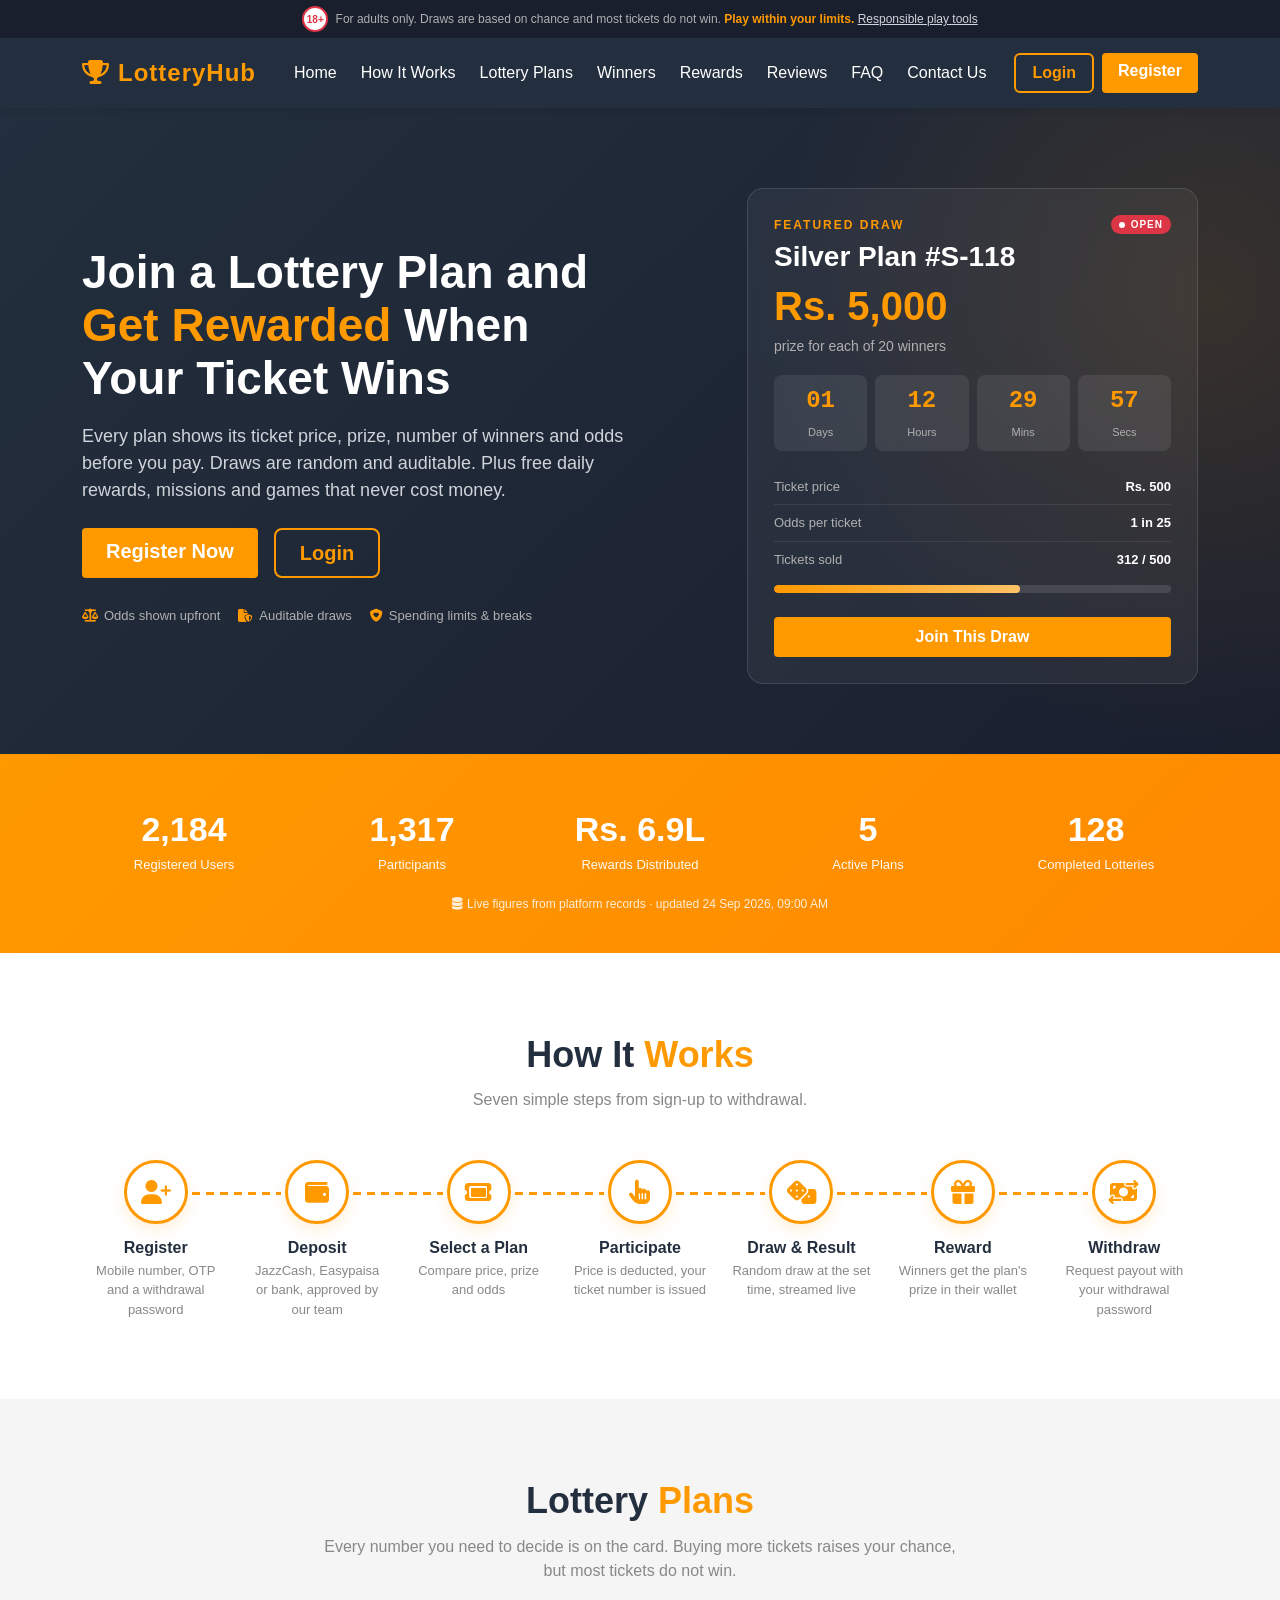
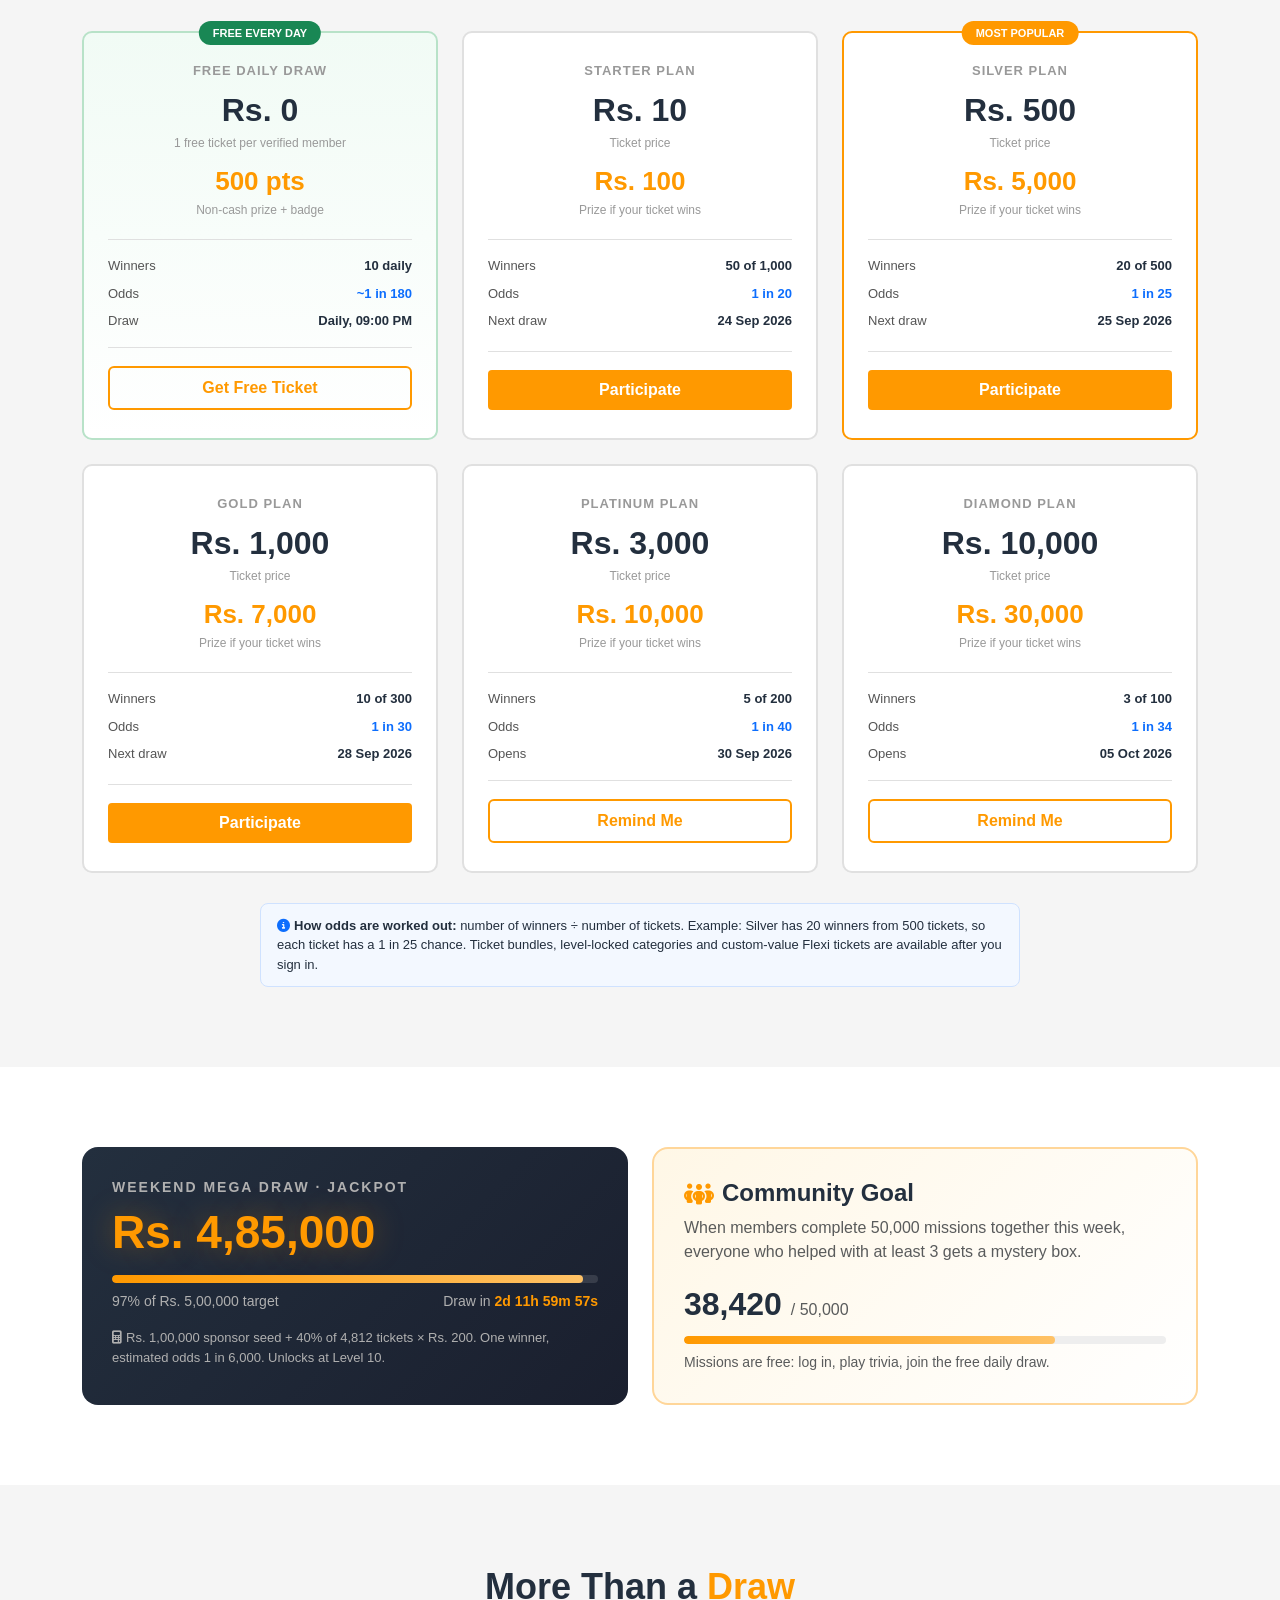
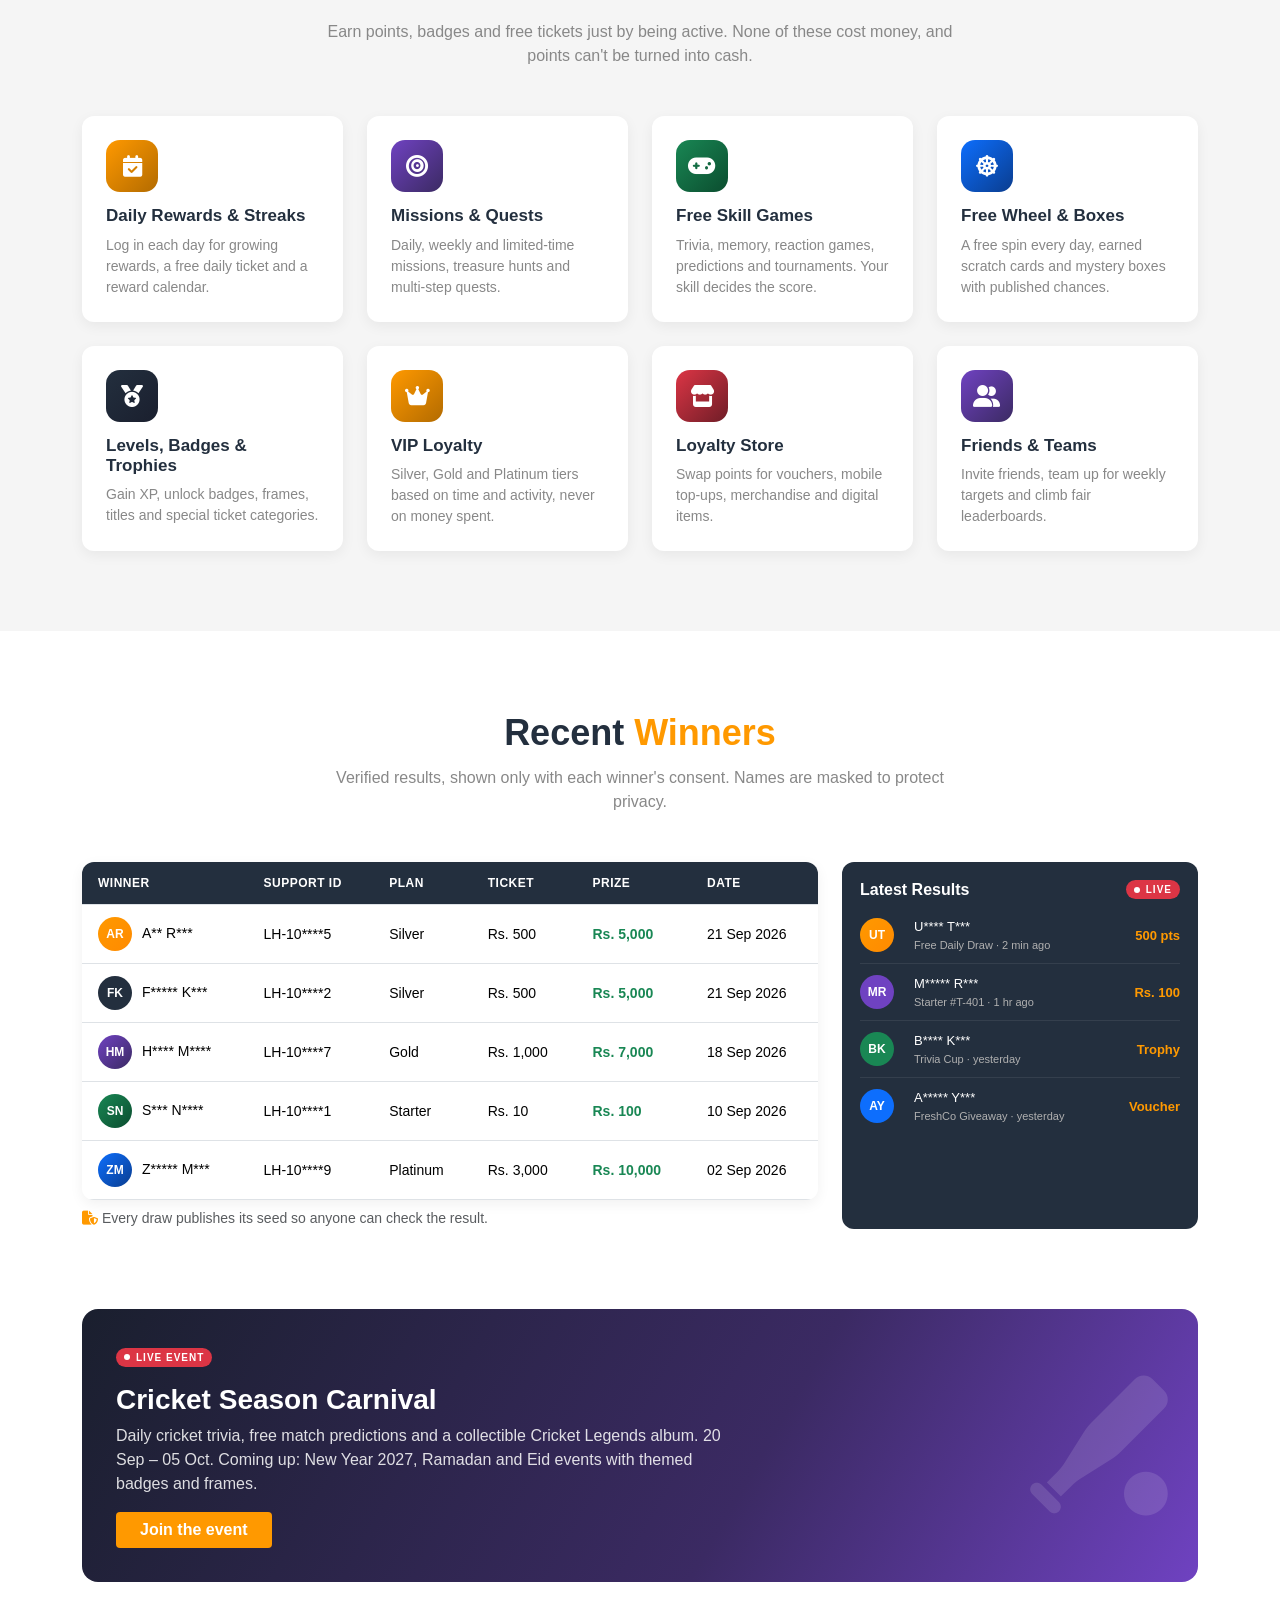
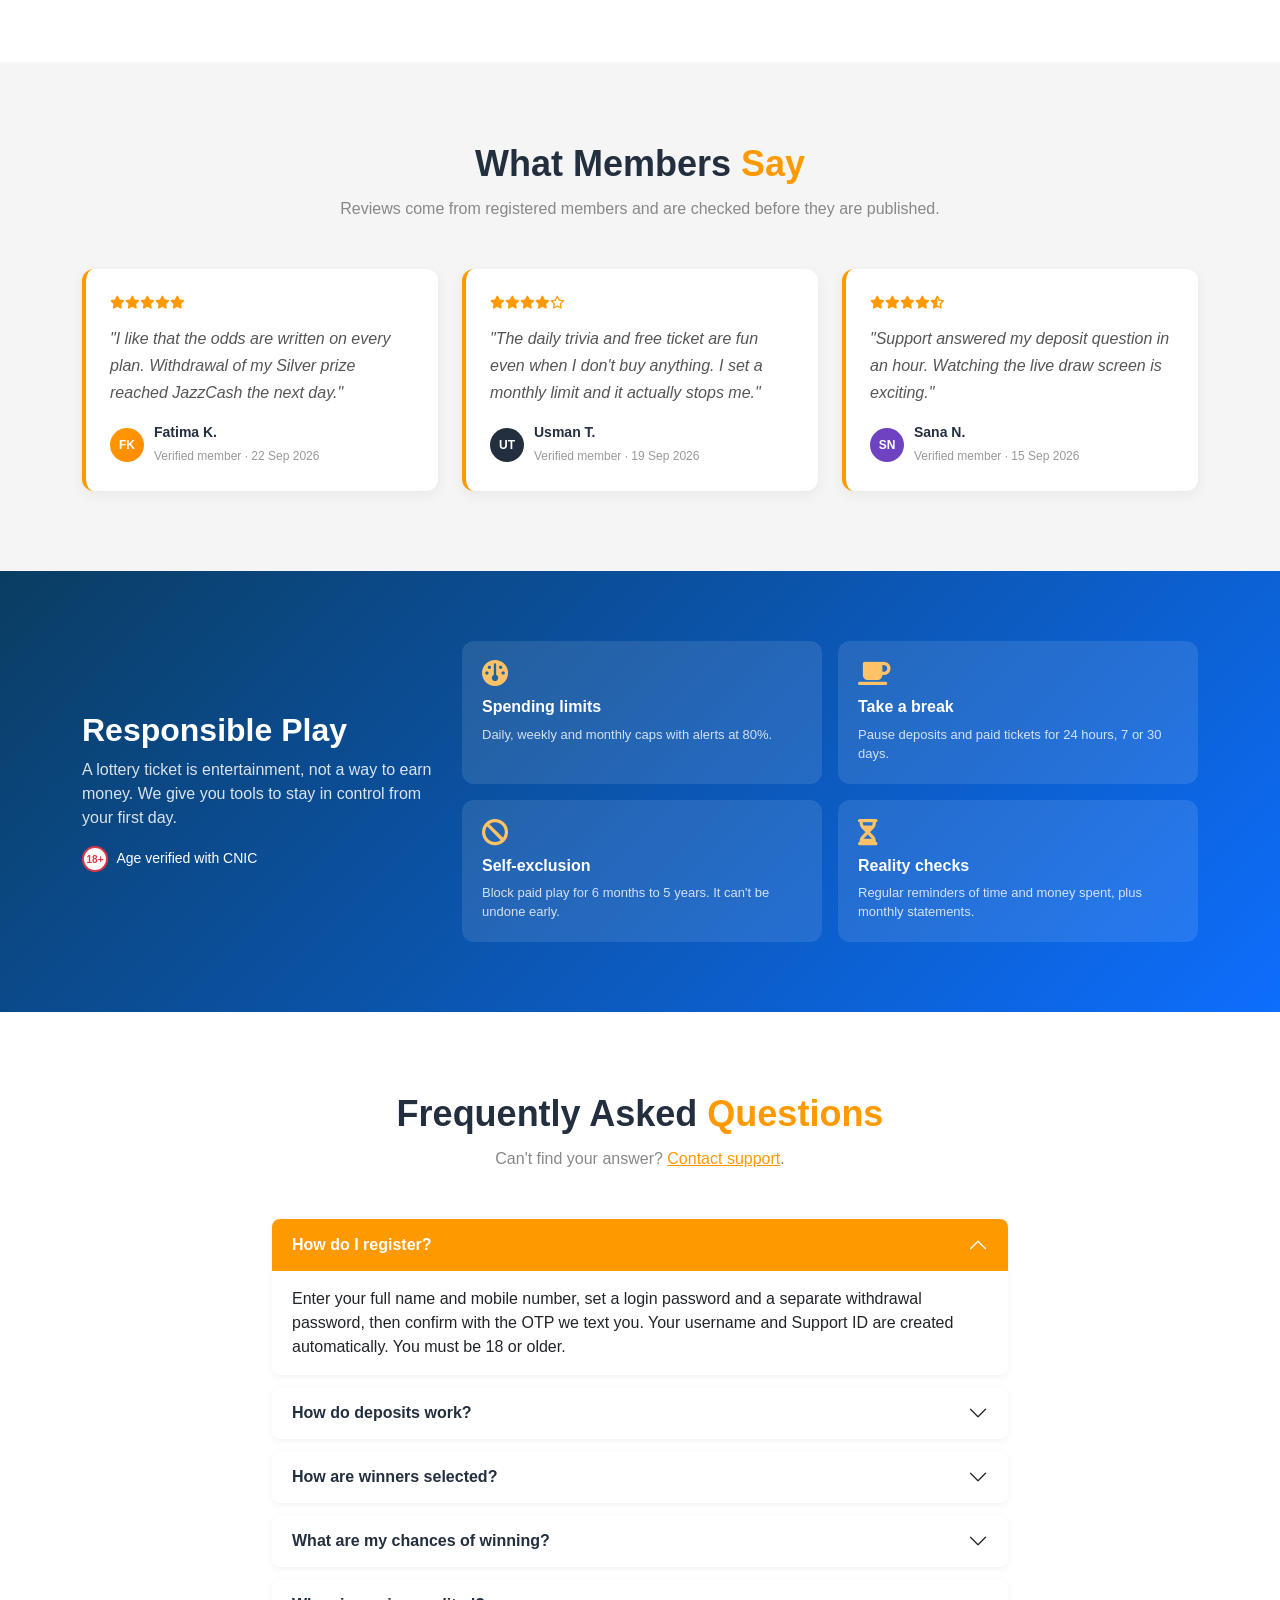
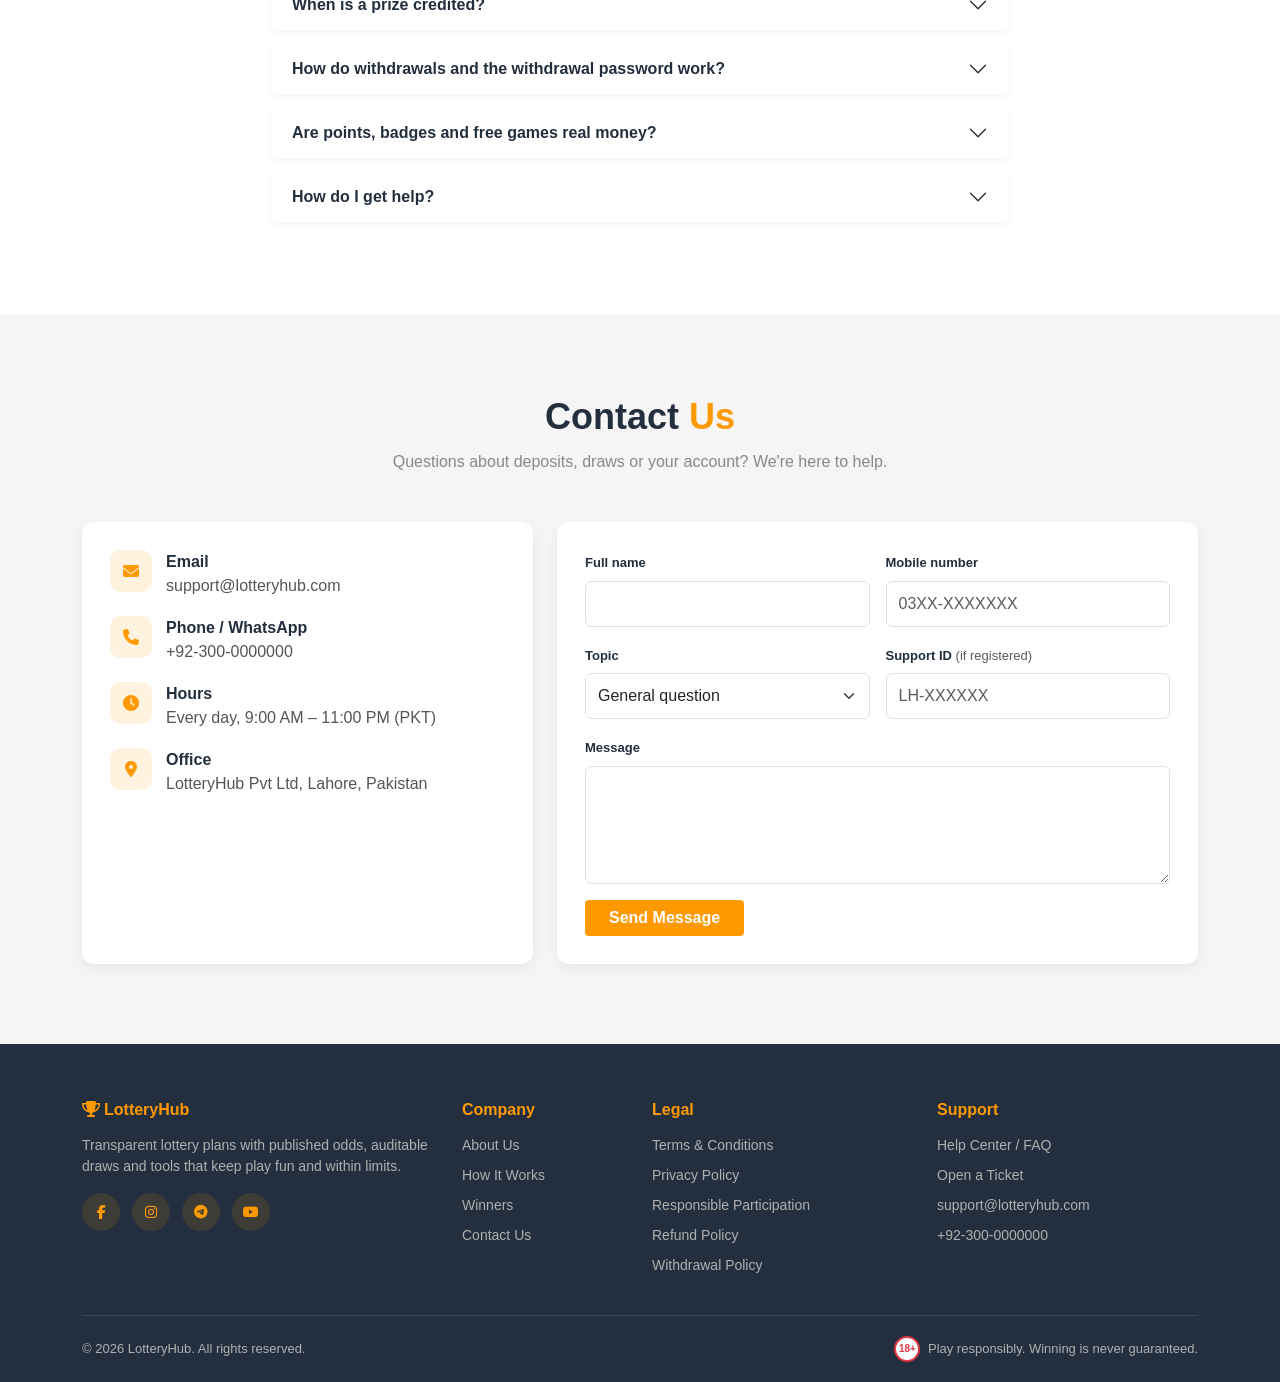
<file: index.html>
<!DOCTYPE html>
<html lang="en">
<head>
    <meta charset="UTF-8">
    <meta name="viewport" content="width=device-width, initial-scale=1.0">
    <title>LotteryHub - Join a Draw, Get Rewarded</title>
    <meta name="description" content="Pick a lottery plan, join the draw and get the plan's prize if your ticket wins. Clear odds, auditable draws, free daily rewards and responsible-play tools.">
    <link href="https://cdnjs.cloudflare.com/ajax/libs/bootstrap/5.3.0/css/bootstrap.min.css" rel="stylesheet">
    <link href="https://cdnjs.cloudflare.com/ajax/libs/font-awesome/6.4.0/css/all.min.css" rel="stylesheet">
    <link href="assets/css/site.css" rel="stylesheet">
</head>
<body>

    <!-- ===== NOTICE ===== -->
    <div class="notice-bar">
        <span class="age-badge me-1">18+</span> For adults only. Draws are based on chance and most tickets do not win. <strong>Play within your limits.</strong> <a href="#responsible">Responsible play tools</a>
    </div>

    <!-- ===== HEADER ===== -->
    <nav class="navbar navbar-expand-lg navbar-dark site-nav sticky-top">
        <div class="container">
            <a class="navbar-brand" href="#home"><i class="fas fa-trophy"></i>LotteryHub</a>
            <button class="navbar-toggler" type="button" data-bs-toggle="collapse" data-bs-target="#siteNav" aria-label="Open menu">
                <span class="navbar-toggler-icon"></span>
            </button>
            <div class="collapse navbar-collapse" id="siteNav">
                <ul class="navbar-nav ms-auto">
                    <li class="nav-item"><a class="nav-link" href="#home">Home</a></li>
                    <li class="nav-item"><a class="nav-link" href="#how">How It Works</a></li>
                    <li class="nav-item"><a class="nav-link" href="#plans">Lottery Plans</a></li>
                    <li class="nav-item"><a class="nav-link" href="#winners">Winners</a></li>
                    <li class="nav-item"><a class="nav-link" href="#rewards">Rewards</a></li>
                    <li class="nav-item"><a class="nav-link" href="#reviews">Reviews</a></li>
                    <li class="nav-item"><a class="nav-link" href="#faq">FAQ</a></li>
                    <li class="nav-item"><a class="nav-link" href="#contact">Contact Us</a></li>
                </ul>
                <div class="d-flex gap-2 ms-lg-3">
                    <a href="login.html" class="btn btn-outline-light-orange px-3">Login</a>
                    <a href="register.html" class="btn btn-orange px-3">Register</a>
                </div>
            </div>
        </div>
    </nav>

    <!-- ===== HERO ===== -->
    <section class="hero" id="home">
        <div class="container">
            <div class="row align-items-center">
                <div class="col-lg-6">
                    <h1>Join a Lottery Plan and <span class="highlight">Get Rewarded</span> When Your Ticket Wins</h1>
                    <p class="lead">Every plan shows its ticket price, prize, number of winners and odds before you pay. Draws are random and auditable. Plus free daily rewards, missions and games that never cost money.</p>
                    <div class="d-flex flex-wrap gap-3 mt-4">
                        <a href="register.html" class="btn btn-orange btn-lg px-4">Register Now</a>
                        <a href="login.html" class="btn btn-outline-light-orange btn-lg px-4">Login</a>
                    </div>
                    <div class="trust">
                        <span><i class="fas fa-scale-balanced"></i>Odds shown upfront</span>
                        <span><i class="fas fa-file-shield"></i>Auditable draws</span>
                        <span><i class="fas fa-shield-heart"></i>Spending limits &amp; breaks</span>
                    </div>
                </div>
                <div class="col-lg-5 offset-lg-1">
                    <div class="featured-draw">
                        <div class="d-flex justify-content-between align-items-center">
                            <span class="fd-label">Featured Draw</span>
                            <span class="live-pill">OPEN</span>
                        </div>
                        <h3>Silver Plan #S-118</h3>
                        <div class="prize">Rs. 5,000</div>
                        <div class="small" style="color:#b0b0b0;">prize for each of 20 winners</div>
                        <div class="cd-boxes" data-countdown="131400">
                            <div><strong data-cd="d">01</strong><small>Days</small></div>
                            <div><strong data-cd="h">12</strong><small>Hours</small></div>
                            <div><strong data-cd="m">30</strong><small>Mins</small></div>
                            <div><strong data-cd="s">00</strong><small>Secs</small></div>
                        </div>
                        <div class="meta"><span>Ticket price</span><strong>Rs. 500</strong></div>
                        <div class="meta"><span>Odds per ticket</span><strong>1 in 25</strong></div>
                        <div class="meta border-0"><span>Tickets sold</span><strong>312 / 500</strong></div>
                        <div class="bar my-2"><span style="width: 62%;"></span></div>
                        <a href="register.html" class="btn btn-orange w-100 mt-3 py-2">Join This Draw</a>
                    </div>
                </div>
            </div>
        </div>
    </section>

    <!-- ===== STATISTICS ===== -->
    <section class="stats-strip">
        <div class="container">
            <div class="row">
                <div class="col-6 col-md"><div class="stat-box"><div class="n">2,184</div><div class="l">Registered Users</div></div></div>
                <div class="col-6 col-md"><div class="stat-box"><div class="n">1,317</div><div class="l">Participants</div></div></div>
                <div class="col-6 col-md"><div class="stat-box"><div class="n">Rs. 6.9L</div><div class="l">Rewards Distributed</div></div></div>
                <div class="col-6 col-md"><div class="stat-box"><div class="n">5</div><div class="l">Active Plans</div></div></div>
                <div class="col-12 col-md"><div class="stat-box"><div class="n">128</div><div class="l">Completed Lotteries</div></div></div>
            </div>
            <div class="stats-note"><i class="fas fa-database me-1"></i>Live figures from platform records · updated 24 Sep 2026, 09:00 AM</div>
        </div>
    </section>

    <!-- ===== HOW IT WORKS ===== -->
    <section class="section" id="how">
        <div class="container">
            <h2 class="section-title">How It <span class="highlight">Works</span></h2>
            <p class="section-sub">Seven simple steps from sign-up to withdrawal.</p>
            <div class="steps">
                <div class="step"><div class="s-num"><i class="fas fa-user-plus"></i></div><h6>Register</h6><p>Mobile number, OTP and a withdrawal password</p></div>
                <div class="step"><div class="s-num"><i class="fas fa-wallet"></i></div><h6>Deposit</h6><p>JazzCash, Easypaisa or bank, approved by our team</p></div>
                <div class="step"><div class="s-num"><i class="fas fa-ticket"></i></div><h6>Select a Plan</h6><p>Compare price, prize and odds</p></div>
                <div class="step"><div class="s-num"><i class="fas fa-hand-pointer"></i></div><h6>Participate</h6><p>Price is deducted, your ticket number is issued</p></div>
                <div class="step"><div class="s-num"><i class="fas fa-dice"></i></div><h6>Draw &amp; Result</h6><p>Random draw at the set time, streamed live</p></div>
                <div class="step"><div class="s-num"><i class="fas fa-gift"></i></div><h6>Reward</h6><p>Winners get the plan's prize in their wallet</p></div>
                <div class="step"><div class="s-num"><i class="fas fa-money-bill-transfer"></i></div><h6>Withdraw</h6><p>Request payout with your withdrawal password</p></div>
            </div>
        </div>
    </section>

    <!-- ===== LOTTERY PLANS ===== -->
    <section class="section alt" id="plans">
        <div class="container">
            <h2 class="section-title">Lottery <span class="highlight">Plans</span></h2>
            <p class="section-sub">Every number you need to decide is on the card. Buying more tickets raises your chance, but most tickets do not win.</p>
            <div class="row g-4">
                <div class="col-md-6 col-lg-4">
                    <div class="plan-card free">
                        <div class="ribbon">FREE EVERY DAY</div>
                        <div class="p-name">Free Daily Draw</div>
                        <div class="p-price">Rs. 0</div>
                        <div class="p-lbl">1 free ticket per verified member</div>
                        <div class="p-prize">500 pts</div>
                        <div class="p-lbl">Non-cash prize + badge</div>
                        <ul><li><span>Winners</span><span>10 daily</span></li><li class="odds"><span>Odds</span><span>~1 in 180</span></li><li><span>Draw</span><span>Daily, 09:00 PM</span></li></ul>
                        <a href="register.html" class="btn btn-outline-orange w-100 py-2">Get Free Ticket</a>
                    </div>
                </div>
                <div class="col-md-6 col-lg-4">
                    <div class="plan-card">
                        <div class="p-name">Starter Plan</div>
                        <div class="p-price">Rs. 10</div>
                        <div class="p-lbl">Ticket price</div>
                        <div class="p-prize">Rs. 100</div>
                        <div class="p-lbl">Prize if your ticket wins</div>
                        <ul><li><span>Winners</span><span>50 of 1,000</span></li><li class="odds"><span>Odds</span><span>1 in 20</span></li><li><span>Next draw</span><span>24 Sep 2026</span></li></ul>
                        <a href="register.html" class="btn btn-orange w-100 py-2">Participate</a>
                    </div>
                </div>
                <div class="col-md-6 col-lg-4">
                    <div class="plan-card featured">
                        <div class="ribbon">MOST POPULAR</div>
                        <div class="p-name">Silver Plan</div>
                        <div class="p-price">Rs. 500</div>
                        <div class="p-lbl">Ticket price</div>
                        <div class="p-prize">Rs. 5,000</div>
                        <div class="p-lbl">Prize if your ticket wins</div>
                        <ul><li><span>Winners</span><span>20 of 500</span></li><li class="odds"><span>Odds</span><span>1 in 25</span></li><li><span>Next draw</span><span>25 Sep 2026</span></li></ul>
                        <a href="register.html" class="btn btn-orange w-100 py-2">Participate</a>
                    </div>
                </div>
                <div class="col-md-6 col-lg-4">
                    <div class="plan-card">
                        <div class="p-name">Gold Plan</div>
                        <div class="p-price">Rs. 1,000</div>
                        <div class="p-lbl">Ticket price</div>
                        <div class="p-prize">Rs. 7,000</div>
                        <div class="p-lbl">Prize if your ticket wins</div>
                        <ul><li><span>Winners</span><span>10 of 300</span></li><li class="odds"><span>Odds</span><span>1 in 30</span></li><li><span>Next draw</span><span>28 Sep 2026</span></li></ul>
                        <a href="register.html" class="btn btn-orange w-100 py-2">Participate</a>
                    </div>
                </div>
                <div class="col-md-6 col-lg-4">
                    <div class="plan-card">
                        <div class="p-name">Platinum Plan</div>
                        <div class="p-price">Rs. 3,000</div>
                        <div class="p-lbl">Ticket price</div>
                        <div class="p-prize">Rs. 10,000</div>
                        <div class="p-lbl">Prize if your ticket wins</div>
                        <ul><li><span>Winners</span><span>5 of 200</span></li><li class="odds"><span>Odds</span><span>1 in 40</span></li><li><span>Opens</span><span>30 Sep 2026</span></li></ul>
                        <a href="register.html" class="btn btn-outline-orange w-100 py-2">Remind Me</a>
                    </div>
                </div>
                <div class="col-md-6 col-lg-4">
                    <div class="plan-card">
                        <div class="p-name">Diamond Plan</div>
                        <div class="p-price">Rs. 10,000</div>
                        <div class="p-lbl">Ticket price</div>
                        <div class="p-prize">Rs. 30,000</div>
                        <div class="p-lbl">Prize if your ticket wins</div>
                        <ul><li><span>Winners</span><span>3 of 100</span></li><li class="odds"><span>Odds</span><span>1 in 34</span></li><li><span>Opens</span><span>05 Oct 2026</span></li></ul>
                        <a href="register.html" class="btn btn-outline-orange w-100 py-2">Remind Me</a>
                    </div>
                </div>
            </div>
            <div class="odds-note"><i class="fas fa-circle-info me-1" style="color:#0d6efd;"></i><strong>How odds are worked out:</strong> number of winners ÷ number of tickets. Example: Silver has 20 winners from 500 tickets, so each ticket has a 1 in 25 chance. Ticket bundles, level-locked categories and custom-value Flexi tickets are available after you sign in.</div>
        </div>
    </section>

    <!-- ===== JACKPOT + COMMUNITY ===== -->
    <section class="section">
        <div class="container">
            <div class="row g-4">
                <div class="col-lg-6">
                    <div class="jackpot-hero">
                        <div class="small text-uppercase fw-bold" style="letter-spacing: 2px; color:#b0b0b0;">Weekend Mega Draw · Jackpot</div>
                        <div class="j-amount">Rs. 4,85,000</div>
                        <div class="bar my-2"><span style="width: 97%;"></span></div>
                        <div class="d-flex justify-content-between small mb-3" style="color:#b0b0b0;"><span>97% of Rs. 5,00,000 target</span><span>Draw in <span data-countdown="216000" style="color: var(--primary-orange); font-weight: 700;">2d 12h</span></span></div>
                        <div class="calc"><i class="fas fa-calculator me-1"></i>Rs. 1,00,000 sponsor seed + 40% of 4,812 tickets × Rs. 200. One winner, estimated odds 1 in 6,000. Unlocks at Level 10.</div>
                    </div>
                </div>
                <div class="col-lg-6">
                    <div class="goal-card">
                        <div class="d-flex align-items-center gap-2 mb-2"><i class="fas fa-people-group fs-4" style="color: var(--primary-orange);"></i><h4 class="fw-bold m-0" style="color: var(--dark-gray);">Community Goal</h4></div>
                        <p class="text-muted">When members complete 50,000 missions together this week, everyone who helped with at least 3 gets a mystery box.</p>
                        <div class="fs-2 fw-bold" style="color: var(--dark-gray);">38,420 <span class="fs-6 text-muted fw-normal">/ 50,000</span></div>
                        <div class="bar light my-2"><span style="width: 77%;"></span></div>
                        <div class="small text-muted">Missions are free: log in, play trivia, join the free daily draw.</div>
                    </div>
                </div>
            </div>
        </div>
    </section>

    <!-- ===== REWARDS & ENGAGEMENT ===== -->
    <section class="section alt" id="rewards">
        <div class="container">
            <h2 class="section-title">More Than a <span class="highlight">Draw</span></h2>
            <p class="section-sub">Earn points, badges and free tickets just by being active. None of these cost money, and points can't be turned into cash.</p>
            <div class="row g-4">
                <div class="col-md-6 col-lg-3"><div class="feature"><div class="f-icon bg-o"><i class="fas fa-calendar-check"></i></div><h5>Daily Rewards &amp; Streaks</h5><p>Log in each day for growing rewards, a free daily ticket and a reward calendar.</p></div></div>
                <div class="col-md-6 col-lg-3"><div class="feature"><div class="f-icon bg-p"><i class="fas fa-bullseye"></i></div><h5>Missions &amp; Quests</h5><p>Daily, weekly and limited-time missions, treasure hunts and multi-step quests.</p></div></div>
                <div class="col-md-6 col-lg-3"><div class="feature"><div class="f-icon bg-g"><i class="fas fa-gamepad"></i></div><h5>Free Skill Games</h5><p>Trivia, memory, reaction games, predictions and tournaments. Your skill decides the score.</p></div></div>
                <div class="col-md-6 col-lg-3"><div class="feature"><div class="f-icon bg-b"><i class="fas fa-dharmachakra"></i></div><h5>Free Wheel &amp; Boxes</h5><p>A free spin every day, earned scratch cards and mystery boxes with published chances.</p></div></div>
                <div class="col-md-6 col-lg-3"><div class="feature"><div class="f-icon bg-d"><i class="fas fa-medal"></i></div><h5>Levels, Badges &amp; Trophies</h5><p>Gain XP, unlock badges, frames, titles and special ticket categories.</p></div></div>
                <div class="col-md-6 col-lg-3"><div class="feature"><div class="f-icon bg-o"><i class="fas fa-crown"></i></div><h5>VIP Loyalty</h5><p>Silver, Gold and Platinum tiers based on time and activity, never on money spent.</p></div></div>
                <div class="col-md-6 col-lg-3"><div class="feature"><div class="f-icon bg-r"><i class="fas fa-store"></i></div><h5>Loyalty Store</h5><p>Swap points for vouchers, mobile top-ups, merchandise and digital items.</p></div></div>
                <div class="col-md-6 col-lg-3"><div class="feature"><div class="f-icon bg-p"><i class="fas fa-user-group"></i></div><h5>Friends &amp; Teams</h5><p>Invite friends, team up for weekly targets and climb fair leaderboards.</p></div></div>
            </div>
        </div>
    </section>

    <!-- ===== WINNERS ===== -->
    <section class="section" id="winners">
        <div class="container">
            <h2 class="section-title">Recent <span class="highlight">Winners</span></h2>
            <p class="section-sub">Verified results, shown only with each winner's consent. Names are masked to protect privacy.</p>
            <div class="row g-4">
                <div class="col-lg-8">
                    <div class="winner-table table-responsive">
                        <table class="table">
                            <thead><tr><th>Winner</th><th>Support ID</th><th>Plan</th><th>Ticket</th><th>Prize</th><th>Date</th></tr></thead>
                            <tbody>
                                <tr><td><span class="w-avatar">AR</span>A** R***</td><td>LH-10****5</td><td>Silver</td><td>Rs. 500</td><td class="prize">Rs. 5,000</td><td>21 Sep 2026</td></tr>
                                <tr><td><span class="w-avatar" style="background: var(--dark-gray);">FK</span>F***** K***</td><td>LH-10****2</td><td>Silver</td><td>Rs. 500</td><td class="prize">Rs. 5,000</td><td>21 Sep 2026</td></tr>
                                <tr><td><span class="w-avatar" style="background: linear-gradient(135deg,#6f42c1,#3b2a63);">HM</span>H**** M****</td><td>LH-10****7</td><td>Gold</td><td>Rs. 1,000</td><td class="prize">Rs. 7,000</td><td>18 Sep 2026</td></tr>
                                <tr><td><span class="w-avatar" style="background: linear-gradient(135deg,#198754,#0b4d2f);">SN</span>S*** N****</td><td>LH-10****1</td><td>Starter</td><td>Rs. 10</td><td class="prize">Rs. 100</td><td>10 Sep 2026</td></tr>
                                <tr><td><span class="w-avatar" style="background: linear-gradient(135deg,#0d6efd,#0a3d8f);">ZM</span>Z***** M***</td><td>LH-10****9</td><td>Platinum</td><td>Rs. 3,000</td><td class="prize">Rs. 10,000</td><td>02 Sep 2026</td></tr>
                            </tbody>
                        </table>
                    </div>
                    <div class="small text-muted mt-2"><i class="fas fa-file-shield me-1" style="color: var(--primary-orange);"></i>Every draw publishes its seed so anyone can check the result.</div>
                </div>
                <div class="col-lg-4">
                    <div class="feed">
                        <div class="d-flex justify-content-between align-items-center mb-2"><h6 class="m-0">Latest Results</h6><span class="live-pill">LIVE</span></div>
                        <ul id="winnerFeed">
                            <li><span class="w-avatar">UT</span><div>U**** T***<div class="t">Free Daily Draw · 2 min ago</div></div><span class="v">500 pts</span></li>
                            <li><span class="w-avatar" style="background:#6f42c1;">MR</span><div>M***** R***<div class="t">Starter #T-401 · 1 hr ago</div></div><span class="v">Rs. 100</span></li>
                            <li><span class="w-avatar" style="background:#198754;">BK</span><div>B**** K***<div class="t">Trivia Cup · yesterday</div></div><span class="v">Trophy</span></li>
                            <li><span class="w-avatar" style="background:#0d6efd;">AY</span><div>A***** Y***<div class="t">FreshCo Giveaway · yesterday</div></div><span class="v">Voucher</span></li>
                        </ul>
                    </div>
                </div>
            </div>
        </div>
    </section>

    <!-- ===== EVENTS ===== -->
    <section class="section pt-0">
        <div class="container">
            <div class="event-strip">
                <i class="fas fa-baseball-bat-ball deco"></i>
                <span class="live-pill mb-2">LIVE EVENT</span>
                <h3 class="mt-2">Cricket Season Carnival</h3>
                <p class="mb-3" style="color: rgba(255,255,255,0.85); max-width: 620px;">Daily cricket trivia, free match predictions and a collectible Cricket Legends album. 20 Sep – 05 Oct. Coming up: New Year 2027, Ramadan and Eid events with themed badges and frames.</p>
                <a href="register.html" class="btn btn-orange px-4">Join the event</a>
            </div>
        </div>
    </section>

    <!-- ===== REVIEWS ===== -->
    <section class="section alt" id="reviews">
        <div class="container">
            <h2 class="section-title">What Members <span class="highlight">Say</span></h2>
            <p class="section-sub">Reviews come from registered members and are checked before they are published.</p>
            <div class="row g-4">
                <div class="col-md-6 col-lg-4">
                    <div class="review">
                        <div class="stars"><i class="fas fa-star"></i><i class="fas fa-star"></i><i class="fas fa-star"></i><i class="fas fa-star"></i><i class="fas fa-star"></i></div>
                        <p>"I like that the odds are written on every plan. Withdrawal of my Silver prize reached JazzCash the next day."</p>
                        <div class="who"><span class="w-avatar m-0">FK</span><div><strong>Fatima K.</strong><small>Verified member · 22 Sep 2026</small></div></div>
                    </div>
                </div>
                <div class="col-md-6 col-lg-4">
                    <div class="review">
                        <div class="stars"><i class="fas fa-star"></i><i class="fas fa-star"></i><i class="fas fa-star"></i><i class="fas fa-star"></i><i class="far fa-star"></i></div>
                        <p>"The daily trivia and free ticket are fun even when I don't buy anything. I set a monthly limit and it actually stops me."</p>
                        <div class="who"><span class="w-avatar m-0" style="background: var(--dark-gray);">UT</span><div><strong>Usman T.</strong><small>Verified member · 19 Sep 2026</small></div></div>
                    </div>
                </div>
                <div class="col-md-6 col-lg-4">
                    <div class="review">
                        <div class="stars"><i class="fas fa-star"></i><i class="fas fa-star"></i><i class="fas fa-star"></i><i class="fas fa-star"></i><i class="fas fa-star-half-stroke"></i></div>
                        <p>"Support answered my deposit question in an hour. Watching the live draw screen is exciting."</p>
                        <div class="who"><span class="w-avatar m-0" style="background:#6f42c1;">SN</span><div><strong>Sana N.</strong><small>Verified member · 15 Sep 2026</small></div></div>
                    </div>
                </div>
            </div>
        </div>
    </section>

    <!-- ===== RESPONSIBLE PLAY ===== -->
    <section class="rg-section" id="responsible">
        <div class="container">
            <div class="row align-items-center g-4">
                <div class="col-lg-4">
                    <h2>Responsible Play</h2>
                    <p style="color: rgba(255,255,255,0.85);">A lottery ticket is entertainment, not a way to earn money. We give you tools to stay in control from your first day.</p>
                    <span class="age-badge">18+</span> <span class="small ms-1">Age verified with CNIC</span>
                </div>
                <div class="col-lg-8">
                    <div class="row g-3">
                        <div class="col-sm-6"><div class="rg-tool"><i class="fas fa-gauge"></i><h6>Spending limits</h6><p>Daily, weekly and monthly caps with alerts at 80%.</p></div></div>
                        <div class="col-sm-6"><div class="rg-tool"><i class="fas fa-mug-saucer"></i><h6>Take a break</h6><p>Pause deposits and paid tickets for 24 hours, 7 or 30 days.</p></div></div>
                        <div class="col-sm-6"><div class="rg-tool"><i class="fas fa-ban"></i><h6>Self-exclusion</h6><p>Block paid play for 6 months to 5 years. It can't be undone early.</p></div></div>
                        <div class="col-sm-6"><div class="rg-tool"><i class="fas fa-hourglass-half"></i><h6>Reality checks</h6><p>Regular reminders of time and money spent, plus monthly statements.</p></div></div>
                    </div>
                </div>
            </div>
        </div>
    </section>

    <!-- ===== FAQ ===== -->
    <section class="section faq" id="faq">
        <div class="container">
            <h2 class="section-title">Frequently Asked <span class="highlight">Questions</span></h2>
            <p class="section-sub">Can't find your answer? <a href="#contact">Contact support</a>.</p>
            <div class="row">
                <div class="col-lg-8 offset-lg-2">
                    <div class="accordion" id="faqAcc">
                        <div class="accordion-item"><h2 class="accordion-header"><button class="accordion-button" type="button" data-bs-toggle="collapse" data-bs-target="#f1">How do I register?</button></h2><div id="f1" class="accordion-collapse collapse show" data-bs-parent="#faqAcc"><div class="accordion-body">Enter your full name and mobile number, set a login password and a separate withdrawal password, then confirm with the OTP we text you. Your username and Support ID are created automatically. You must be 18 or older.</div></div></div>
                        <div class="accordion-item"><h2 class="accordion-header"><button class="accordion-button collapsed" type="button" data-bs-toggle="collapse" data-bs-target="#f2">How do deposits work?</button></h2><div id="f2" class="accordion-collapse collapse" data-bs-parent="#faqAcc"><div class="accordion-body">Send money by JazzCash, Easypaisa or bank transfer to the account shown, then submit the amount, reference number and a screenshot. Our finance team checks it, usually within a few hours, and the status changes from Pending to Approved or Rejected.</div></div></div>
                        <div class="accordion-item"><h2 class="accordion-header"><button class="accordion-button collapsed" type="button" data-bs-toggle="collapse" data-bs-target="#f3">How are winners selected?</button></h2><div id="f3" class="accordion-collapse collapse" data-bs-parent="#faqAcc"><div class="accordion-body">After entries close, a random draw uses a server seed (its fingerprint is published before the draw) plus a public seed. After the draw we publish the server seed, so anyone can re-run it and get the same winners. The draw is shown live in the app.</div></div></div>
                        <div class="accordion-item"><h2 class="accordion-header"><button class="accordion-button collapsed" type="button" data-bs-toggle="collapse" data-bs-target="#f4">What are my chances of winning?</button></h2><div id="f4" class="accordion-collapse collapse" data-bs-parent="#faqAcc"><div class="accordion-body">Each plan shows its odds: winners ÷ tickets. For example, Silver has 20 winners out of 500 tickets, a 1 in 25 chance per ticket. That means 24 out of 25 tickets don't win. Only spend what you're comfortable losing.</div></div></div>
                        <div class="accordion-item"><h2 class="accordion-header"><button class="accordion-button collapsed" type="button" data-bs-toggle="collapse" data-bs-target="#f5">When is a prize credited?</button></h2><div id="f5" class="accordion-collapse collapse" data-bs-parent="#faqAcc"><div class="accordion-body">Right after the draw. The plan's prize goes to your Main Wallet with a transaction reference, and you get a notification.</div></div></div>
                        <div class="accordion-item"><h2 class="accordion-header"><button class="accordion-button collapsed" type="button" data-bs-toggle="collapse" data-bs-target="#f6">How do withdrawals and the withdrawal password work?</button></h2><div id="f6" class="accordion-collapse collapse" data-bs-parent="#faqAcc"><div class="accordion-body">Choose an amount (minimum Rs. 100), a method and your account details, then confirm with your withdrawal password. It is separate from your login password and stored encrypted, so even our staff can't see it. Requests move from Pending to Processing to Approved.</div></div></div>
                        <div class="accordion-item"><h2 class="accordion-header"><button class="accordion-button collapsed" type="button" data-bs-toggle="collapse" data-bs-target="#f7">Are points, badges and free games real money?</button></h2><div id="f7" class="accordion-collapse collapse" data-bs-parent="#faqAcc"><div class="accordion-body">No. Points, XP, tokens, badges and free-game prizes are non-cash. They can be used in the Loyalty Store or for free-entry draws, but they can't be withdrawn or swapped for cash.</div></div></div>
                        <div class="accordion-item"><h2 class="accordion-header"><button class="accordion-button collapsed" type="button" data-bs-toggle="collapse" data-bs-target="#f8">How do I get help?</button></h2><div id="f8" class="accordion-collapse collapse" data-bs-parent="#faqAcc"><div class="accordion-body">Open a ticket from the Support page in your account, email support@lotteryhub.com or call +92-300-0000000. We reply within 24 hours, and faster for withdrawal issues.</div></div></div>
                    </div>
                </div>
            </div>
        </div>
    </section>

    <!-- ===== CONTACT ===== -->
    <section class="section alt" id="contact">
        <div class="container">
            <h2 class="section-title">Contact <span class="highlight">Us</span></h2>
            <p class="section-sub">Questions about deposits, draws or your account? We're here to help.</p>
            <div class="row g-4">
                <div class="col-lg-5">
                    <div class="contact-card">
                        <div class="contact-line"><i class="fas fa-envelope"></i><div><strong>Email</strong>support@lotteryhub.com</div></div>
                        <div class="contact-line"><i class="fas fa-phone"></i><div><strong>Phone / WhatsApp</strong>+92-300-0000000</div></div>
                        <div class="contact-line"><i class="fas fa-clock"></i><div><strong>Hours</strong>Every day, 9:00 AM – 11:00 PM (PKT)</div></div>
                        <div class="contact-line mb-0"><i class="fas fa-location-dot"></i><div><strong>Office</strong>LotteryHub Pvt Ltd, Lahore, Pakistan</div></div>
                    </div>
                </div>
                <div class="col-lg-7">
                    <form class="contact-card" data-demo="Message sent. We'll reply within 24 hours.">
                        <div class="row g-3">
                            <div class="col-md-6"><label class="form-label" for="cName">Full name</label><input class="form-control" id="cName" required></div>
                            <div class="col-md-6"><label class="form-label" for="cPhone">Mobile number</label><input class="form-control" id="cPhone" placeholder="03XX-XXXXXXX" required></div>
                            <div class="col-md-6"><label class="form-label" for="cTopic">Topic</label><select class="form-select" id="cTopic"><option>General question</option><option>Deposit</option><option>Withdrawal</option><option>Draw / Result</option><option>Responsible play</option><option>Partnership / sponsorship</option></select></div>
                            <div class="col-md-6"><label class="form-label" for="cId">Support ID <span class="fw-normal text-muted">(if registered)</span></label><input class="form-control" id="cId" placeholder="LH-XXXXXX"></div>
                            <div class="col-12"><label class="form-label" for="cMsg">Message</label><textarea class="form-control" id="cMsg" rows="4" required></textarea></div>
                        </div>
                        <button class="btn btn-orange px-4 mt-3">Send Message</button>
                    </form>
                </div>
            </div>
        </div>
    </section>

    <!-- ===== FOOTER ===== -->
    <footer class="site-footer">
        <div class="container">
            <div class="row g-4">
                <div class="col-lg-4">
                    <h5><i class="fas fa-trophy me-1"></i>LotteryHub</h5>
                    <p>Transparent lottery plans with published odds, auditable draws and tools that keep play fun and within limits.</p>
                    <div class="social">
                        <a href="#" aria-label="Facebook"><i class="fab fa-facebook-f"></i></a>
                        <a href="#" aria-label="Instagram"><i class="fab fa-instagram"></i></a>
                        <a href="#" aria-label="Telegram"><i class="fab fa-telegram"></i></a>
                        <a href="#" aria-label="YouTube"><i class="fab fa-youtube"></i></a>
                    </div>
                </div>
                <div class="col-6 col-lg-2">
                    <h5>Company</h5>
                    <a href="#home">About Us</a>
                    <a href="#how">How It Works</a>
                    <a href="#winners">Winners</a>
                    <a href="#contact">Contact Us</a>
                </div>
                <div class="col-6 col-lg-3">
                    <h5>Legal</h5>
                    <a href="#">Terms &amp; Conditions</a>
                    <a href="#">Privacy Policy</a>
                    <a href="#responsible">Responsible Participation</a>
                    <a href="#">Refund Policy</a>
                    <a href="#">Withdrawal Policy</a>
                </div>
                <div class="col-lg-3">
                    <h5>Support</h5>
                    <a href="#faq">Help Center / FAQ</a>
                    <a href="login.html">Open a Ticket</a>
                    <a href="mailto:support@lotteryhub.com">support@lotteryhub.com</a>
                    <a href="tel:+923000000000">+92-300-0000000</a>
                </div>
            </div>
            <div class="bottom">
                <span>&copy; 2026 LotteryHub. All rights reserved.</span>
                <span><span class="age-badge me-1">18+</span> Play responsibly. Winning is never guaranteed.</span>
            </div>
        </div>
    </footer>

    <div class="toast-container position-fixed bottom-0 end-0 p-3">
        <div id="demoToast" class="toast" role="status">
            <div class="d-flex"><div class="toast-body fw-semibold" style="color: var(--dark-gray);"></div><button type="button" class="btn-close me-2 m-auto" data-bs-dismiss="toast"></button></div>
        </div>
    </div>

    <script src="https://cdnjs.cloudflare.com/ajax/libs/bootstrap/5.3.0/js/bootstrap.bundle.min.js"></script>
    <script src="assets/js/panel.js"></script>
    <script src="assets/js/gamify.js"></script>
    <script>
        // Demo: new results slide into the "Latest Results" feed.
        (function () {
            const feed = document.getElementById('winnerFeed');
            const samples = [
                ['KA', 'K***** A***', 'Free Daily Draw', '500 pts'],
                ['NR', 'N**** R***', 'Starter #T-402', 'Rs. 100'],
                ['IH', 'I**** H*****', 'Memory Masters', 'Frame'],
                ['RB', 'R*** B***', 'TechMart Draw', 'Earbuds']
            ];
            let i = 0;
            setInterval(() => {
                const [ini, name, draw, prize] = samples[i++ % samples.length];
                const li = document.createElement('li');
                li.innerHTML = '<span class="w-avatar"></span><div><span class="n"></span><div class="t"></div></div><span class="v"></span>';
                li.querySelector('.w-avatar').textContent = ini;
                li.querySelector('.n').textContent = name;
                li.querySelector('.t').textContent = draw + ' · just now';
                li.querySelector('.v').textContent = prize;
                feed.prepend(li);
                if (feed.children.length > 5) feed.lastElementChild.remove();
            }, 6000);
        })();
    </script>
</body>
</html>
</file>
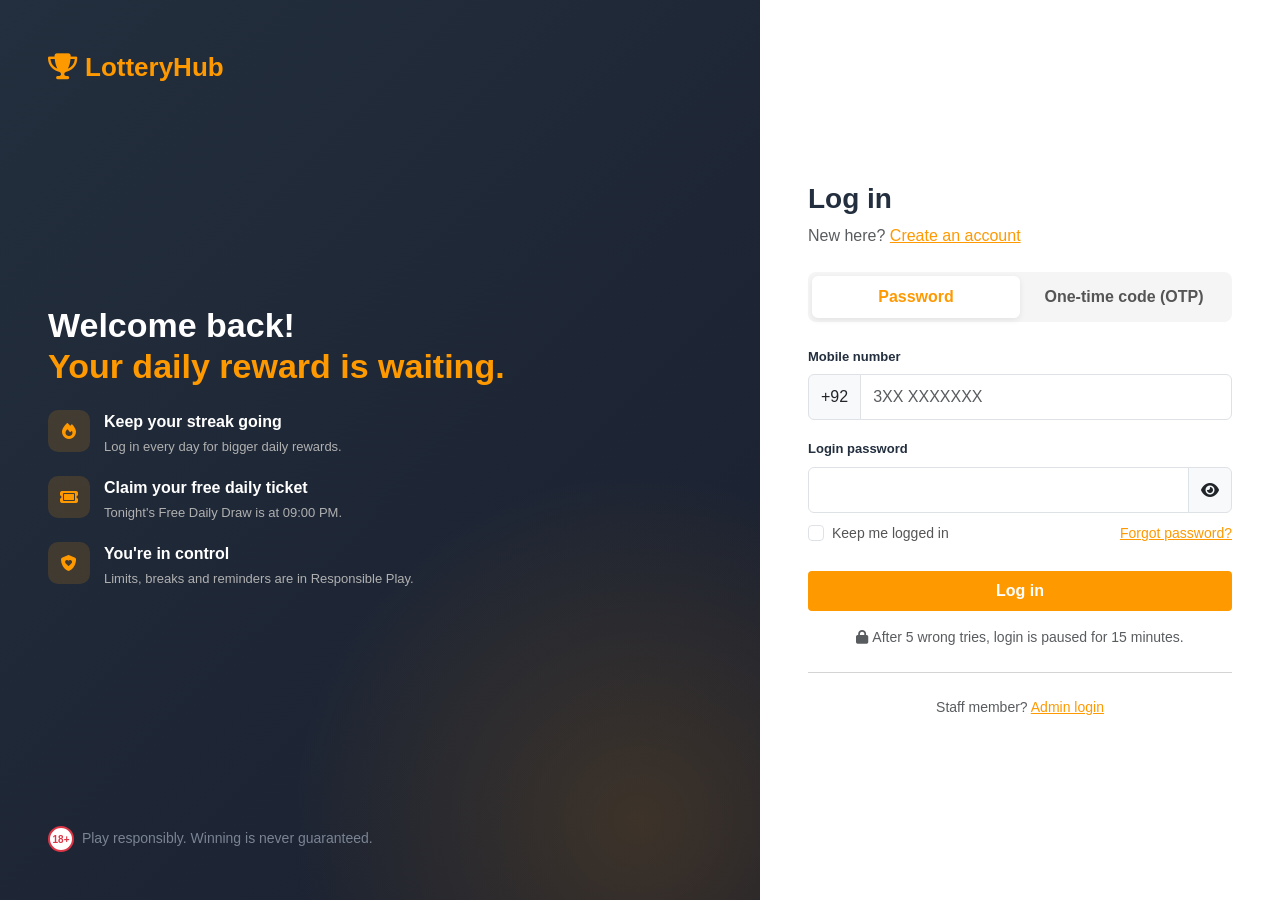
<file: login.html>
<!DOCTYPE html>
<html lang="en">
<head>
    <meta charset="UTF-8">
    <meta name="viewport" content="width=device-width, initial-scale=1.0">
    <title>Login | LotteryHub</title>
    <link href="https://cdnjs.cloudflare.com/ajax/libs/bootstrap/5.3.0/css/bootstrap.min.css" rel="stylesheet">
    <link href="https://cdnjs.cloudflare.com/ajax/libs/font-awesome/6.4.0/css/all.min.css" rel="stylesheet">
    <link href="assets/css/site.css" rel="stylesheet">
</head>
<body>
    <div class="auth-wrap">
        <aside class="auth-side">
            <a class="brand" href="index.html"><i class="fas fa-trophy me-2"></i>LotteryHub</a>
            <div class="my-auto py-5">
                <h2 class="mb-4">Welcome back!<br><span class="highlight">Your daily reward is waiting.</span></h2>
                <div class="perk"><i class="fas fa-fire"></i><div><strong>Keep your streak going</strong><span>Log in every day for bigger daily rewards.</span></div></div>
                <div class="perk"><i class="fas fa-ticket"></i><div><strong>Claim your free daily ticket</strong><span>Tonight's Free Daily Draw is at 09:00 PM.</span></div></div>
                <div class="perk"><i class="fas fa-shield-heart"></i><div><strong>You're in control</strong><span>Limits, breaks and reminders are in Responsible Play.</span></div></div>
            </div>
            <div class="small" style="color:#7a8494;"><span class="age-badge me-1">18+</span> Play responsibly. Winning is never guaranteed.</div>
        </aside>

        <main class="auth-main">
            <a href="index.html" class="small text-decoration-none mb-4 d-lg-none"><i class="fas fa-arrow-left me-1"></i>Back to website</a>
            <h3>Log in</h3>
            <p class="text-muted mb-4">New here? <a href="register.html">Create an account</a></p>

            <div class="auth-tabs" role="tablist">
                <button type="button" class="active" data-auth-tab="#loginPassword">Password</button>
                <button type="button" data-auth-tab="#loginOtp">One-time code (OTP)</button>
            </div>

            <!-- Password login -->
            <form id="loginPassword" data-go="user-panel.html">
                <div class="mb-3">
                    <label class="form-label" for="lpMobile">Mobile number</label>
                    <div class="input-group"><span class="input-group-text">+92</span><input class="form-control" id="lpMobile" placeholder="3XX XXXXXXX" inputmode="tel" required autocomplete="tel"></div>
                </div>
                <div class="mb-2">
                    <label class="form-label" for="lpPass">Login password</label>
                    <div class="input-group"><input type="password" class="form-control" id="lpPass" required autocomplete="current-password"><span class="input-group-text pw-toggle" data-toggle-pw="#lpPass" title="Show password"><i class="fas fa-eye"></i></span></div>
                </div>
                <div class="d-flex justify-content-between align-items-center mb-4">
                    <div class="form-check"><input class="form-check-input" type="checkbox" id="lpRemember"><label class="form-check-label small" for="lpRemember">Keep me logged in</label></div>
                    <a href="#" class="small" data-auth-tab="#loginOtp">Forgot password?</a>
                </div>
                <button class="btn btn-orange w-100 py-2">Log in</button>
                <div class="form-text text-center mt-3"><i class="fas fa-lock me-1"></i>After 5 wrong tries, login is paused for 15 minutes.</div>
            </form>

            <!-- OTP login -->
            <form id="loginOtp" class="d-none" data-go="user-panel.html">
                <div class="mb-3" data-otp-step="1">
                    <label class="form-label" for="loMobile">Mobile number</label>
                    <div class="input-group"><span class="input-group-text">+92</span><input class="form-control" id="loMobile" placeholder="3XX XXXXXXX" inputmode="tel" autocomplete="tel"></div>
                    <button type="button" class="btn btn-dark-custom w-100 py-2 mt-3" data-send-otp>Send code</button>
                </div>
                <div class="d-none" data-otp-step="2">
                    <p class="small text-muted text-center">Enter the 6-digit code sent to your mobile.</p>
                    <div class="otp-inputs mb-3">
                        <input class="form-control" maxlength="1" inputmode="numeric" aria-label="Digit 1"><input class="form-control" maxlength="1" inputmode="numeric" aria-label="Digit 2"><input class="form-control" maxlength="1" inputmode="numeric" aria-label="Digit 3"><input class="form-control" maxlength="1" inputmode="numeric" aria-label="Digit 4"><input class="form-control" maxlength="1" inputmode="numeric" aria-label="Digit 5"><input class="form-control" maxlength="1" inputmode="numeric" aria-label="Digit 6">
                    </div>
                    <button class="btn btn-orange w-100 py-2">Verify &amp; log in</button>
                    <div class="text-center small mt-3 text-muted">Didn't get it? <a href="#" data-send-otp>Resend</a> in <span data-resend>60</span>s</div>
                </div>
            </form>

            <hr class="my-4">
            <div class="text-center small text-muted">Staff member? <a href="admin-panel.html">Admin login</a></div>
        </main>
    </div>

    <script>
        // Demo behaviour only: the real login is handled by the server.
        (function () {
            const tabs = document.querySelectorAll('[data-auth-tab]');
            tabs.forEach(t => t.addEventListener('click', e => {
                e.preventDefault();
                const target = t.dataset.authTab;
                document.querySelectorAll('#loginPassword, #loginOtp').forEach(f => f.classList.toggle('d-none', '#' + f.id !== target));
                document.querySelectorAll('.auth-tabs button').forEach(b => b.classList.toggle('active', b.dataset.authTab === target));
            }));

            document.querySelectorAll('[data-toggle-pw]').forEach(btn => btn.addEventListener('click', () => {
                const input = document.querySelector(btn.dataset.togglePw);
                input.type = input.type === 'password' ? 'text' : 'password';
                btn.querySelector('i').className = input.type === 'password' ? 'fas fa-eye' : 'fas fa-eye-slash';
            }));

            let timer;
            document.querySelectorAll('[data-send-otp]').forEach(btn => btn.addEventListener('click', e => {
                e.preventDefault();
                document.querySelector('[data-otp-step="2"]').classList.remove('d-none');
                document.querySelector('[data-otp-step="1"] button').classList.add('d-none');
                const out = document.querySelector('[data-resend]');
                let left = 60;
                clearInterval(timer);
                timer = setInterval(() => { out.textContent = --left; if (left <= 0) clearInterval(timer); }, 1000);
                document.querySelector('.otp-inputs input').focus();
            }));

            const otp = [...document.querySelectorAll('.otp-inputs input')];
            otp.forEach((input, i) => {
                input.addEventListener('input', () => { if (input.value && otp[i + 1]) otp[i + 1].focus(); });
                input.addEventListener('keydown', e => { if (e.key === 'Backspace' && !input.value && otp[i - 1]) otp[i - 1].focus(); });
            });

            document.querySelectorAll('form[data-go]').forEach(f => f.addEventListener('submit', e => {
                e.preventDefault();
                location.href = f.dataset.go;
            }));
        })();
    </script>
</body>
</html>
</file>
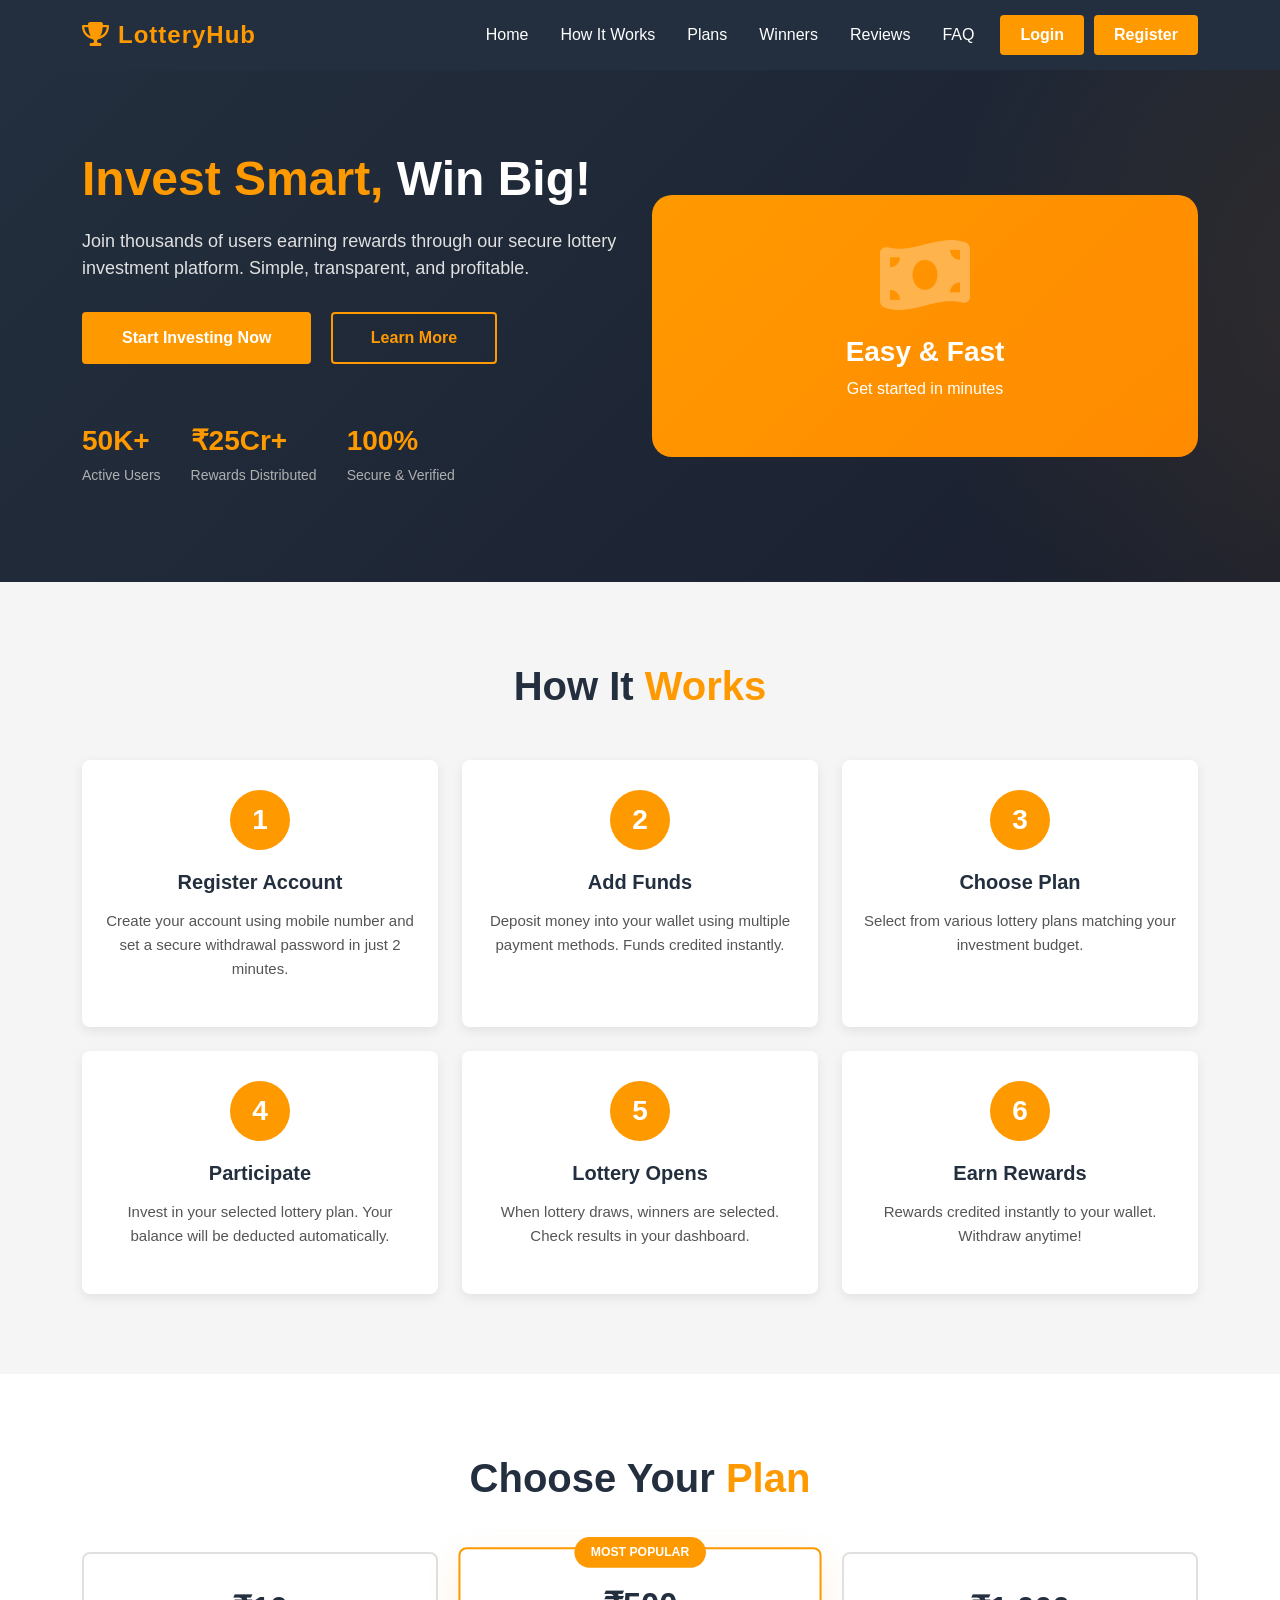
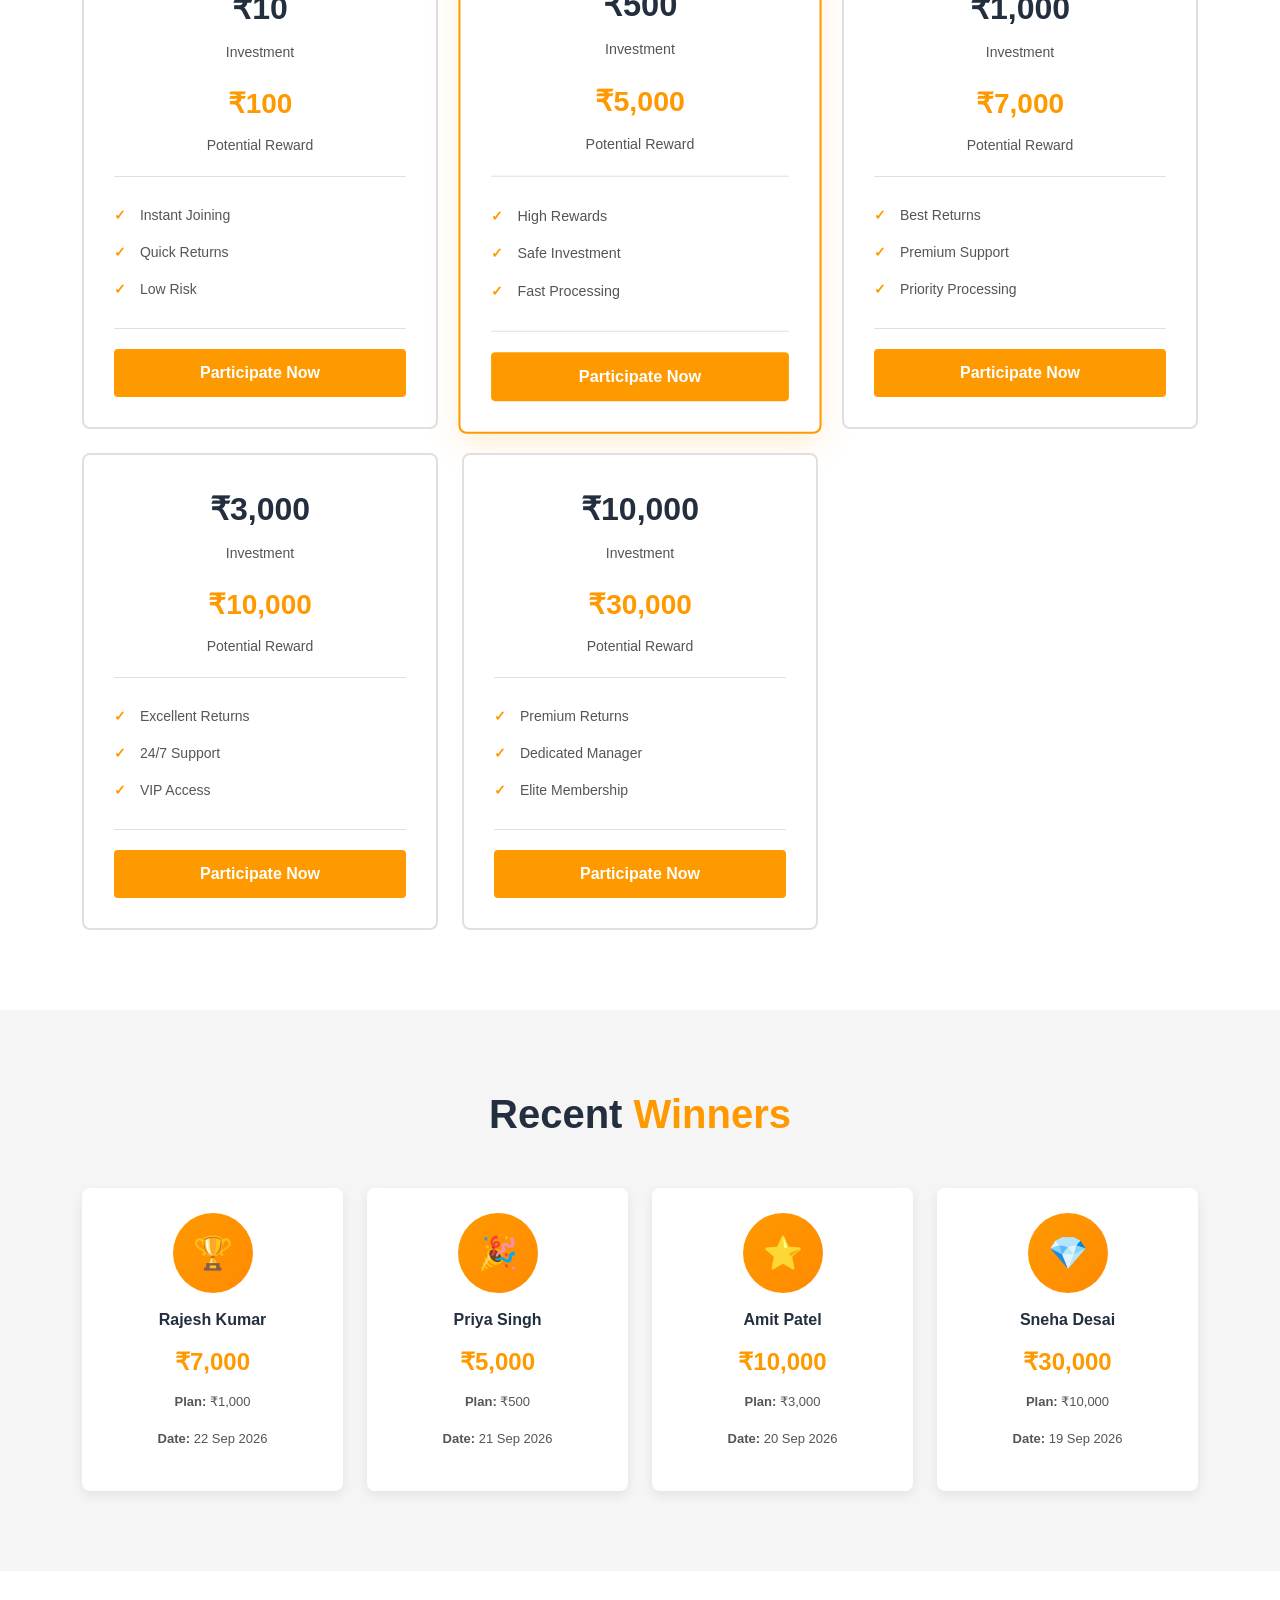
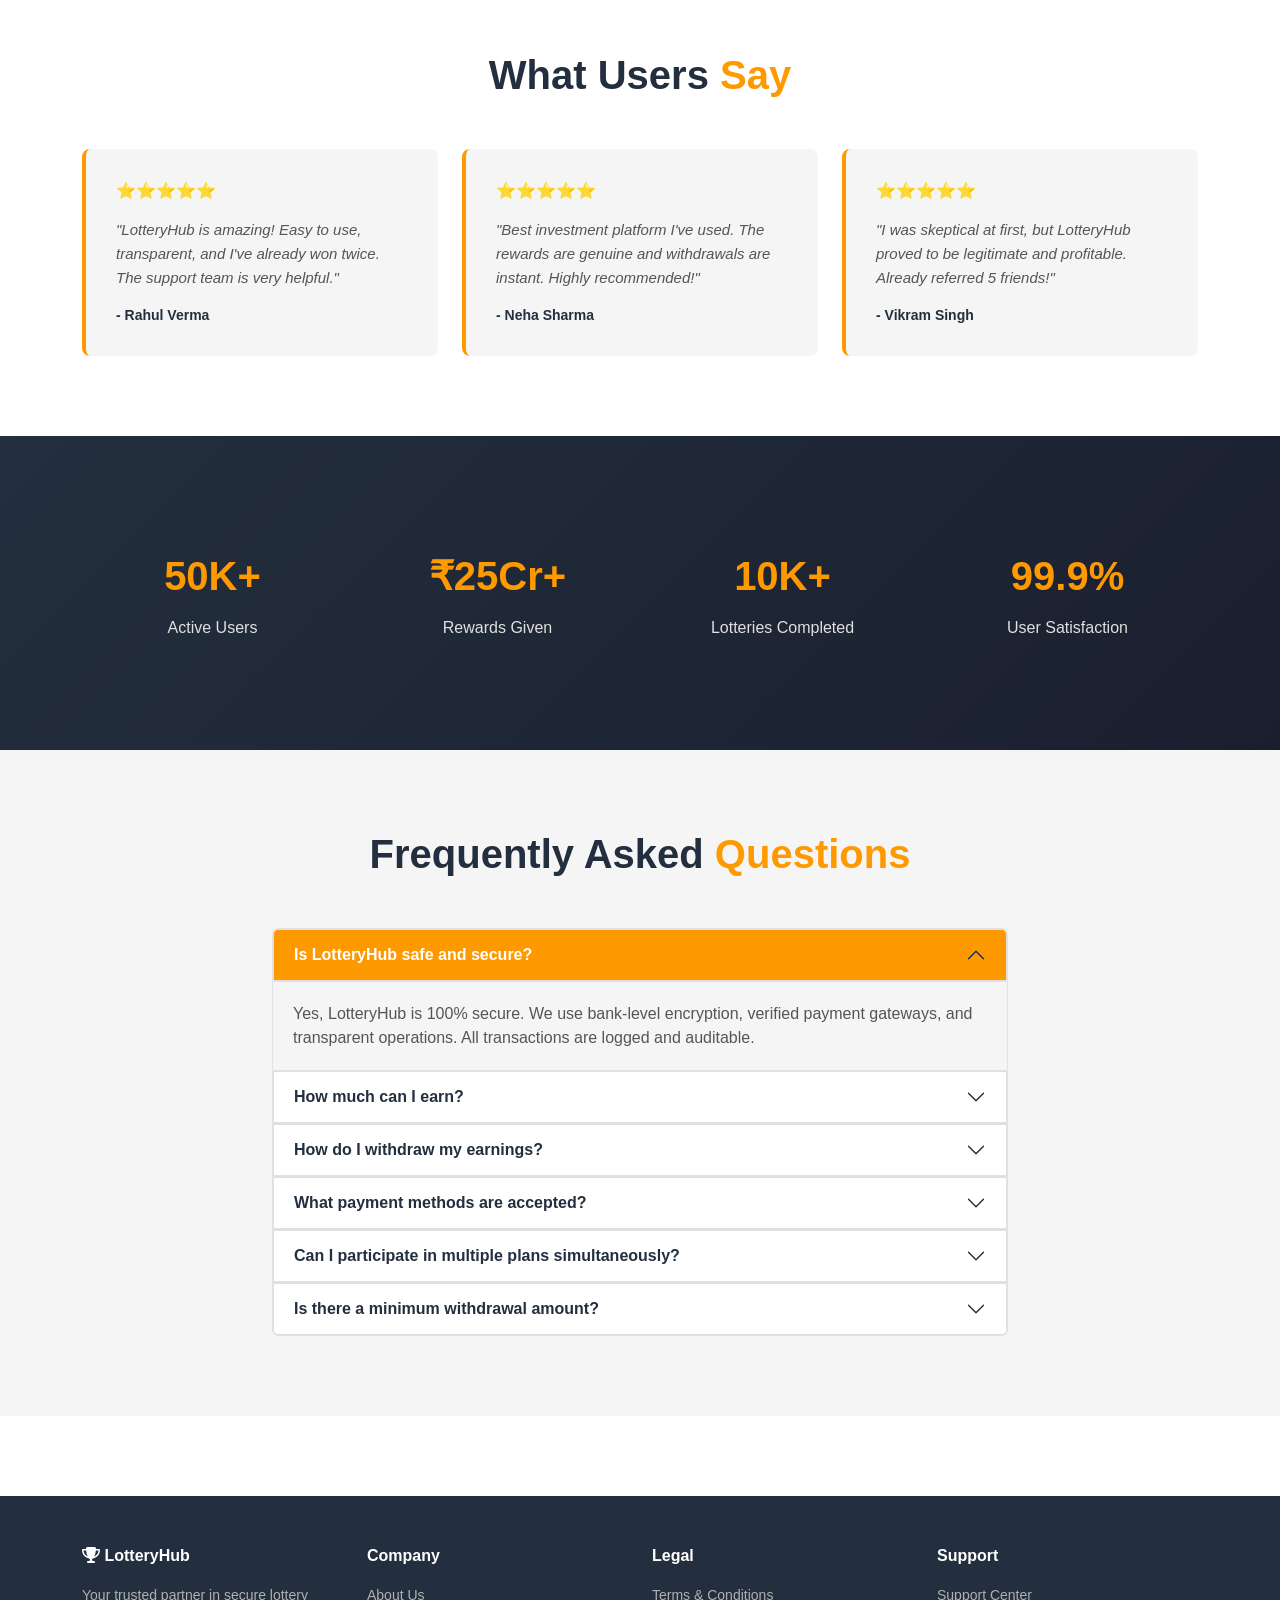
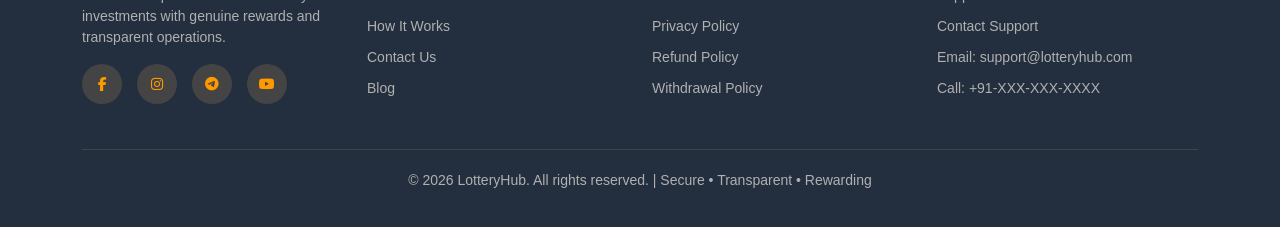
<file: LotteryHub - Landing Page.html>
<!DOCTYPE html>
<html lang="en">
<head>
    <meta charset="UTF-8">
    <meta name="viewport" content="width=device-width, initial-scale=1.0">
    <title>LotteryHub - Invest Smart, Win Big</title>
    <link href="https://cdnjs.cloudflare.com/ajax/libs/bootstrap/5.3.0/css/bootstrap.min.css" rel="stylesheet">
    <link href="https://cdnjs.cloudflare.com/ajax/libs/font-awesome/6.4.0/css/all.min.css" rel="stylesheet">
    <style>
        :root {
            --primary-orange: #FF9900;
            --dark-gray: #232F3E;
            --light-bg: #F5F5F5;
            --white: #FFFFFF;
            --text-gray: #555555;
            --hover-orange: #FF8A00;
        }

        * {
            margin: 0;
            padding: 0;
            box-sizing: border-box;
        }

        body {
            font-family: -apple-system, BlinkMacSystemFont, 'Segoe UI', Arial, sans-serif;
            color: var(--text-gray);
            background-color: var(--white);
        }

        /* ===== HEADER & NAVIGATION ===== */
        .navbar {
            background-color: var(--dark-gray);
            box-shadow: 0 2px 8px rgba(0,0,0,0.1);
            padding: 12px 0;
        }

        .navbar-brand {
            font-size: 24px;
            font-weight: bold;
            color: var(--primary-orange) !important;
            letter-spacing: 1px;
        }

        .navbar-brand i {
            margin-right: 8px;
        }

        .nav-link {
            color: var(--white) !important;
            margin: 0 8px;
            transition: all 0.3s ease;
            font-weight: 500;
        }

        .nav-link:hover {
            color: var(--primary-orange) !important;
            transform: translateY(-2px);
        }

        .btn-login {
            background-color: var(--primary-orange);
            color: var(--white) !important;
            border: none;
            border-radius: 4px;
            padding: 8px 20px;
            font-weight: 600;
            transition: all 0.3s ease;
            margin-left: 10px;
        }

        .btn-login:hover {
            background-color: var(--hover-orange);
            transform: scale(1.05);
        }

        /* ===== HERO SECTION ===== */
        .hero-section {
            background: linear-gradient(135deg, var(--dark-gray) 0%, #1a1f2e 100%);
            color: var(--white);
            padding: 80px 0;
            position: relative;
            overflow: hidden;
        }

        .hero-section::before {
            content: '';
            position: absolute;
            top: -50%;
            right: -50%;
            width: 1000px;
            height: 1000px;
            background: radial-gradient(circle, rgba(255, 153, 0, 0.1) 0%, transparent 70%);
            border-radius: 50%;
        }

        .hero-content {
            position: relative;
            z-index: 2;
        }

        .hero-title {
            font-size: 48px;
            font-weight: 800;
            margin-bottom: 20px;
            line-height: 1.2;
        }

        .hero-title .highlight {
            color: var(--primary-orange);
        }

        .hero-subtitle {
            font-size: 18px;
            color: #e0e0e0;
            margin-bottom: 30px;
            max-width: 600px;
        }

        .hero-buttons {
            margin-bottom: 40px;
        }

        .btn-primary-custom {
            background-color: var(--primary-orange);
            color: var(--white);
            border: none;
            padding: 14px 40px;
            font-size: 16px;
            font-weight: 600;
            border-radius: 4px;
            transition: all 0.3s ease;
            margin-right: 15px;
            margin-bottom: 10px;
        }

        .btn-primary-custom:hover {
            background-color: var(--hover-orange);
            transform: translateY(-2px);
            box-shadow: 0 8px 16px rgba(255, 153, 0, 0.3);
            color: var(--white);
        }

        .btn-secondary-custom {
            background-color: transparent;
            color: var(--primary-orange);
            border: 2px solid var(--primary-orange);
            padding: 12px 38px;
            font-size: 16px;
            font-weight: 600;
            border-radius: 4px;
            transition: all 0.3s ease;
        }

        .btn-secondary-custom:hover {
            background-color: var(--primary-orange);
            color: var(--white);
        }

        .hero-stats {
            display: flex;
            gap: 30px;
            margin-top: 50px;
            flex-wrap: wrap;
        }

        .stat-item h3 {
            font-size: 28px;
            color: var(--primary-orange);
            font-weight: 700;
        }

        .stat-item p {
            color: #b0b0b0;
            font-size: 14px;
        }

        /* ===== HOW IT WORKS ===== */
        .how-it-works {
            padding: 80px 0;
            background-color: var(--light-bg);
        }

        .section-title {
            font-size: 40px;
            font-weight: 800;
            margin-bottom: 50px;
            text-align: center;
            color: var(--dark-gray);
        }

        .section-title .highlight {
            color: var(--primary-orange);
        }

        .step-card {
            text-align: center;
            padding: 30px 20px;
            background-color: var(--white);
            border-radius: 8px;
            box-shadow: 0 4px 12px rgba(0,0,0,0.08);
            transition: all 0.3s ease;
            height: 100%;
        }

        .step-card:hover {
            transform: translateY(-8px);
            box-shadow: 0 12px 24px rgba(255, 153, 0, 0.2);
        }

        .step-number {
            width: 60px;
            height: 60px;
            background-color: var(--primary-orange);
            color: var(--white);
            border-radius: 50%;
            display: flex;
            align-items: center;
            justify-content: center;
            font-size: 28px;
            font-weight: 700;
            margin: 0 auto 20px;
        }

        .step-card h4 {
            font-size: 20px;
            font-weight: 700;
            color: var(--dark-gray);
            margin-bottom: 15px;
        }

        .step-card p {
            color: var(--text-gray);
            font-size: 15px;
            line-height: 1.6;
        }

        /* ===== LOTTERY PLANS ===== */
        .lottery-plans {
            padding: 80px 0;
            background-color: var(--white);
        }

        .plan-card {
            background-color: var(--white);
            border: 2px solid #e0e0e0;
            border-radius: 8px;
            padding: 30px;
            text-align: center;
            transition: all 0.3s ease;
            height: 100%;
            position: relative;
        }

        .plan-card:hover {
            border-color: var(--primary-orange);
            box-shadow: 0 12px 32px rgba(255, 153, 0, 0.15);
            transform: translateY(-10px);
        }

        .plan-card.featured {
            border-color: var(--primary-orange);
            box-shadow: 0 12px 32px rgba(255, 153, 0, 0.15);
            transform: scale(1.02);
        }

        .badge-featured {
            position: absolute;
            top: -12px;
            left: 50%;
            transform: translateX(-50%);
            background-color: var(--primary-orange);
            color: var(--white);
            padding: 6px 16px;
            border-radius: 20px;
            font-size: 12px;
            font-weight: 700;
        }

        .investment-amount {
            font-size: 32px;
            font-weight: 700;
            color: var(--dark-gray);
            margin-bottom: 10px;
        }

        .investment-label {
            color: var(--text-gray);
            font-size: 14px;
            margin-bottom: 20px;
        }

        .reward-amount {
            font-size: 28px;
            color: var(--primary-orange);
            font-weight: 700;
            margin-bottom: 10px;
        }

        .reward-label {
            color: var(--text-gray);
            font-size: 14px;
            margin-bottom: 20px;
        }

        .plan-features {
            text-align: left;
            margin: 20px 0;
            padding: 20px 0;
            border-top: 1px solid #e0e0e0;
            border-bottom: 1px solid #e0e0e0;
        }

        .plan-features li {
            list-style: none;
            padding: 8px 0;
            color: var(--text-gray);
            font-size: 14px;
        }

        .plan-features li:before {
            content: "✓ ";
            color: var(--primary-orange);
            font-weight: bold;
            margin-right: 10px;
        }

        .btn-participate {
            background-color: var(--primary-orange);
            color: var(--white);
            border: none;
            padding: 12px 30px;
            font-weight: 600;
            border-radius: 4px;
            width: 100%;
            transition: all 0.3s ease;
            font-size: 16px;
        }

        .btn-participate:hover {
            background-color: var(--hover-orange);
            transform: scale(1.02);
        }

        /* ===== WINNERS SECTION ===== */
        .winners-section {
            padding: 80px 0;
            background-color: var(--light-bg);
        }

        .winner-card {
            background-color: var(--white);
            border-radius: 8px;
            padding: 25px;
            text-align: center;
            box-shadow: 0 4px 12px rgba(0,0,0,0.08);
            transition: all 0.3s ease;
        }

        .winner-card:hover {
            transform: translateY(-5px);
            box-shadow: 0 8px 20px rgba(0,0,0,0.12);
        }

        .winner-badge {
            background: linear-gradient(135deg, var(--primary-orange), var(--hover-orange));
            color: var(--white);
            padding: 15px;
            border-radius: 50%;
            width: 80px;
            height: 80px;
            display: flex;
            align-items: center;
            justify-content: center;
            margin: 0 auto 15px;
            font-size: 32px;
        }

        .winner-name {
            font-weight: 700;
            color: var(--dark-gray);
            margin-bottom: 8px;
            font-size: 16px;
        }

        .winner-reward {
            font-size: 24px;
            color: var(--primary-orange);
            font-weight: 700;
            margin: 12px 0;
        }

        .winner-details {
            color: var(--text-gray);
            font-size: 13px;
            line-height: 1.6;
        }

        /* ===== TESTIMONIALS ===== */
        .testimonials-section {
            padding: 80px 0;
            background-color: var(--white);
        }

        .testimonial-card {
            background-color: var(--light-bg);
            border-radius: 8px;
            padding: 30px;
            border-left: 4px solid var(--primary-orange);
            transition: all 0.3s ease;
        }

        .testimonial-card:hover {
            box-shadow: 0 8px 20px rgba(0,0,0,0.1);
        }

        .rating {
            color: var(--primary-orange);
            margin-bottom: 15px;
            font-size: 16px;
        }

        .testimonial-text {
            color: var(--text-gray);
            font-size: 15px;
            font-style: italic;
            margin-bottom: 15px;
            line-height: 1.6;
        }

        .testimonial-author {
            font-weight: 700;
            color: var(--dark-gray);
            font-size: 14px;
        }

        /* ===== STATISTICS ===== */
        .statistics-section {
            padding: 80px 0;
            background: linear-gradient(135deg, var(--dark-gray) 0%, #1a1f2e 100%);
            color: var(--white);
        }

        .stat-box {
            text-align: center;
            padding: 30px;
        }

        .stat-number {
            font-size: 40px;
            font-weight: 800;
            color: var(--primary-orange);
            margin-bottom: 10px;
        }

        .stat-label {
            font-size: 16px;
            color: #e0e0e0;
        }

        /* ===== FAQ SECTION ===== */
        .faq-section {
            padding: 80px 0;
            background-color: var(--light-bg);
        }

        .accordion-button {
            background-color: var(--white);
            color: var(--dark-gray);
            border: 1px solid #e0e0e0;
            font-weight: 600;
            padding: 15px 20px;
        }

        .accordion-button:not(.collapsed) {
            background-color: var(--primary-orange);
            color: var(--white);
            box-shadow: none;
        }

        .accordion-button:focus {
            border-color: var(--primary-orange);
            box-shadow: 0 0 0 0.25rem rgba(255, 153, 0, 0.25);
        }

        .accordion-body {
            background-color: var(--light-bg);
            color: var(--text-gray);
            border-top: 1px solid #e0e0e0;
            padding: 20px;
        }

        /* ===== FOOTER ===== */
        .footer {
            background-color: var(--dark-gray);
            color: #b0b0b0;
            padding: 50px 0 20px;
            margin-top: 80px;
        }

        .footer h5 {
            color: var(--white);
            font-weight: 700;
            margin-bottom: 20px;
            font-size: 16px;
        }

        .footer a {
            color: #b0b0b0;
            text-decoration: none;
            transition: all 0.3s ease;
            display: block;
            margin-bottom: 10px;
            font-size: 14px;
        }

        .footer a:hover {
            color: var(--primary-orange);
            margin-left: 5px;
        }

        .footer-bottom {
            border-top: 1px solid #444;
            padding-top: 20px;
            margin-top: 40px;
            text-align: center;
            font-size: 14px;
        }

        .social-links {
            display: flex;
            gap: 15px;
            margin-top: 15px;
        }

        .social-links a {
            display: inline-flex;
            align-items: center;
            justify-content: center;
            width: 40px;
            height: 40px;
            background-color: #444;
            border-radius: 50%;
            color: var(--primary-orange);
            margin-bottom: 0;
            transition: all 0.3s ease;
        }

        .social-links a:hover {
            background-color: var(--primary-orange);
            color: var(--white);
            margin-left: 0;
        }

        /* ===== RESPONSIVE ===== */
        @media (max-width: 768px) {
            .hero-title {
                font-size: 32px;
            }

            .hero-subtitle {
                font-size: 16px;
            }

            .section-title {
                font-size: 28px;
            }

            .navbar-brand {
                font-size: 20px;
            }

            .hero-stats {
                flex-direction: column;
                gap: 20px;
            }

            .hero-buttons {
                display: flex;
                flex-direction: column;
            }

            .btn-primary-custom,
            .btn-secondary-custom {
                width: 100%;
                margin-right: 0;
            }

            .plan-card.featured {
                transform: scale(1);
            }

            .stat-number {
                font-size: 32px;
            }
        }
    </style>
</head>
<body>

    <!-- ===== HEADER ===== -->
    <nav class="navbar navbar-expand-lg navbar-dark">
        <div class="container">
            <a class="navbar-brand" href="#"><i class="fas fa-trophy"></i>LotteryHub</a>
            <button class="navbar-toggler" type="button" data-bs-toggle="collapse" data-bs-target="#navbarNav">
                <span class="navbar-toggler-icon"></span>
            </button>
            <div class="collapse navbar-collapse" id="navbarNav">
                <ul class="navbar-nav ms-auto">
                    <li class="nav-item"><a class="nav-link" href="#home">Home</a></li>
                    <li class="nav-item"><a class="nav-link" href="#how">How It Works</a></li>
                    <li class="nav-item"><a class="nav-link" href="#plans">Plans</a></li>
                    <li class="nav-item"><a class="nav-link" href="#winners">Winners</a></li>
                    <li class="nav-item"><a class="nav-link" href="#reviews">Reviews</a></li>
                    <li class="nav-item"><a class="nav-link" href="#faq">FAQ</a></li>
                </ul>
                <button class="btn-login">Login</button>
                <a href="#" style="background-color: var(--primary-orange); color: white; padding: 8px 20px; border-radius: 4px; text-decoration: none; margin-left: 10px; font-weight: 600;">Register</a>
            </div>
        </div>
    </nav>

    <!-- ===== HERO SECTION ===== -->
    <section class="hero-section" id="home">
        <div class="container">
            <div class="row align-items-center">
                <div class="col-lg-6 hero-content">
                    <h1 class="hero-title">
                        <span class="highlight">Invest Smart,</span> Win Big!
                    </h1>
                    <p class="hero-subtitle">
                        Join thousands of users earning rewards through our secure lottery investment platform. Simple, transparent, and profitable.
                    </p>
                    <div class="hero-buttons">
                        <button class="btn-primary-custom">Start Investing Now</button>
                        <button class="btn-secondary-custom">Learn More</button>
                    </div>
                    <div class="hero-stats">
                        <div class="stat-item">
                            <h3>50K+</h3>
                            <p>Active Users</p>
                        </div>
                        <div class="stat-item">
                            <h3>₹25Cr+</h3>
                            <p>Rewards Distributed</p>
                        </div>
                        <div class="stat-item">
                            <h3>100%</h3>
                            <p>Secure & Verified</p>
                        </div>
                    </div>
                </div>
                <div class="col-lg-6">
                    <div style="text-align: center;">
                        <div style="background: linear-gradient(135deg, var(--primary-orange), var(--hover-orange)); border-radius: 20px; padding: 40px; color: white;">
                            <i class="fas fa-money-bill-wave" style="font-size: 80px; opacity: 0.3;"></i>
                            <h3 style="margin-top: 20px; font-weight: 700;">Easy & Fast</h3>
                            <p>Get started in minutes</p>
                        </div>
                    </div>
                </div>
            </div>
        </div>
    </section>

    <!-- ===== HOW IT WORKS ===== -->
    <section class="how-it-works" id="how">
        <div class="container">
            <h2 class="section-title">How It <span class="highlight">Works</span></h2>
            <div class="row g-4">
                <div class="col-md-6 col-lg-4">
                    <div class="step-card">
                        <div class="step-number">1</div>
                        <h4>Register Account</h4>
                        <p>Create your account using mobile number and set a secure withdrawal password in just 2 minutes.</p>
                    </div>
                </div>
                <div class="col-md-6 col-lg-4">
                    <div class="step-card">
                        <div class="step-number">2</div>
                        <h4>Add Funds</h4>
                        <p>Deposit money into your wallet using multiple payment methods. Funds credited instantly.</p>
                    </div>
                </div>
                <div class="col-md-6 col-lg-4">
                    <div class="step-card">
                        <div class="step-number">3</div>
                        <h4>Choose Plan</h4>
                        <p>Select from various lottery plans matching your investment budget.</p>
                    </div>
                </div>
                <div class="col-md-6 col-lg-4">
                    <div class="step-card">
                        <div class="step-number">4</div>
                        <h4>Participate</h4>
                        <p>Invest in your selected lottery plan. Your balance will be deducted automatically.</p>
                    </div>
                </div>
                <div class="col-md-6 col-lg-4">
                    <div class="step-card">
                        <div class="step-number">5</div>
                        <h4>Lottery Opens</h4>
                        <p>When lottery draws, winners are selected. Check results in your dashboard.</p>
                    </div>
                </div>
                <div class="col-md-6 col-lg-4">
                    <div class="step-card">
                        <div class="step-number">6</div>
                        <h4>Earn Rewards</h4>
                        <p>Rewards credited instantly to your wallet. Withdraw anytime!</p>
                    </div>
                </div>
            </div>
        </div>
    </section>

    <!-- ===== LOTTERY PLANS ===== -->
    <section class="lottery-plans" id="plans">
        <div class="container">
            <h2 class="section-title">Choose Your <span class="highlight">Plan</span></h2>
            <div class="row g-4">
                <div class="col-md-6 col-lg-4">
                    <div class="plan-card">
                        <div class="investment-amount">₹10</div>
                        <div class="investment-label">Investment</div>
                        <div class="reward-amount">₹100</div>
                        <div class="reward-label">Potential Reward</div>
                        <ul class="plan-features">
                            <li>Instant Joining</li>
                            <li>Quick Returns</li>
                            <li>Low Risk</li>
                        </ul>
                        <button class="btn-participate">Participate Now</button>
                    </div>
                </div>
                <div class="col-md-6 col-lg-4">
                    <div class="plan-card featured">
                        <div class="badge-featured">MOST POPULAR</div>
                        <div class="investment-amount">₹500</div>
                        <div class="investment-label">Investment</div>
                        <div class="reward-amount">₹5,000</div>
                        <div class="reward-label">Potential Reward</div>
                        <ul class="plan-features">
                            <li>High Rewards</li>
                            <li>Safe Investment</li>
                            <li>Fast Processing</li>
                        </ul>
                        <button class="btn-participate">Participate Now</button>
                    </div>
                </div>
                <div class="col-md-6 col-lg-4">
                    <div class="plan-card">
                        <div class="investment-amount">₹1,000</div>
                        <div class="investment-label">Investment</div>
                        <div class="reward-amount">₹7,000</div>
                        <div class="reward-label">Potential Reward</div>
                        <ul class="plan-features">
                            <li>Best Returns</li>
                            <li>Premium Support</li>
                            <li>Priority Processing</li>
                        </ul>
                        <button class="btn-participate">Participate Now</button>
                    </div>
                </div>
                <div class="col-md-6 col-lg-4">
                    <div class="plan-card">
                        <div class="investment-amount">₹3,000</div>
                        <div class="investment-label">Investment</div>
                        <div class="reward-amount">₹10,000</div>
                        <div class="reward-label">Potential Reward</div>
                        <ul class="plan-features">
                            <li>Excellent Returns</li>
                            <li>24/7 Support</li>
                            <li>VIP Access</li>
                        </ul>
                        <button class="btn-participate">Participate Now</button>
                    </div>
                </div>
                <div class="col-md-6 col-lg-4">
                    <div class="plan-card">
                        <div class="investment-amount">₹10,000</div>
                        <div class="investment-label">Investment</div>
                        <div class="reward-amount">₹30,000</div>
                        <div class="reward-label">Potential Reward</div>
                        <ul class="plan-features">
                            <li>Premium Returns</li>
                            <li>Dedicated Manager</li>
                            <li>Elite Membership</li>
                        </ul>
                        <button class="btn-participate">Participate Now</button>
                    </div>
                </div>
            </div>
        </div>
    </section>

    <!-- ===== WINNERS SECTION ===== -->
    <section class="winners-section" id="winners">
        <div class="container">
            <h2 class="section-title">Recent <span class="highlight">Winners</span></h2>
            <div class="row g-4">
                <div class="col-md-6 col-lg-3">
                    <div class="winner-card">
                        <div class="winner-badge">🏆</div>
                        <div class="winner-name">Rajesh Kumar</div>
                        <div class="winner-reward">₹7,000</div>
                        <div class="winner-details">
                            <p><strong>Plan:</strong> ₹1,000</p>
                            <p><strong>Date:</strong> 22 Sep 2026</p>
                        </div>
                    </div>
                </div>
                <div class="col-md-6 col-lg-3">
                    <div class="winner-card">
                        <div class="winner-badge">🎉</div>
                        <div class="winner-name">Priya Singh</div>
                        <div class="winner-reward">₹5,000</div>
                        <div class="winner-details">
                            <p><strong>Plan:</strong> ₹500</p>
                            <p><strong>Date:</strong> 21 Sep 2026</p>
                        </div>
                    </div>
                </div>
                <div class="col-md-6 col-lg-3">
                    <div class="winner-card">
                        <div class="winner-badge">⭐</div>
                        <div class="winner-name">Amit Patel</div>
                        <div class="winner-reward">₹10,000</div>
                        <div class="winner-details">
                            <p><strong>Plan:</strong> ₹3,000</p>
                            <p><strong>Date:</strong> 20 Sep 2026</p>
                        </div>
                    </div>
                </div>
                <div class="col-md-6 col-lg-3">
                    <div class="winner-card">
                        <div class="winner-badge">💎</div>
                        <div class="winner-name">Sneha Desai</div>
                        <div class="winner-reward">₹30,000</div>
                        <div class="winner-details">
                            <p><strong>Plan:</strong> ₹10,000</p>
                            <p><strong>Date:</strong> 19 Sep 2026</p>
                        </div>
                    </div>
                </div>
            </div>
        </div>
    </section>

    <!-- ===== TESTIMONIALS ===== -->
    <section class="testimonials-section" id="reviews">
        <div class="container">
            <h2 class="section-title">What Users <span class="highlight">Say</span></h2>
            <div class="row g-4">
                <div class="col-md-6 col-lg-4">
                    <div class="testimonial-card">
                        <div class="rating">⭐⭐⭐⭐⭐</div>
                        <p class="testimonial-text">
                            "LotteryHub is amazing! Easy to use, transparent, and I've already won twice. The support team is very helpful."
                        </p>
                        <div class="testimonial-author">- Rahul Verma</div>
                    </div>
                </div>
                <div class="col-md-6 col-lg-4">
                    <div class="testimonial-card">
                        <div class="rating">⭐⭐⭐⭐⭐</div>
                        <p class="testimonial-text">
                            "Best investment platform I've used. The rewards are genuine and withdrawals are instant. Highly recommended!"
                        </p>
                        <div class="testimonial-author">- Neha Sharma</div>
                    </div>
                </div>
                <div class="col-md-6 col-lg-4">
                    <div class="testimonial-card">
                        <div class="rating">⭐⭐⭐⭐⭐</div>
                        <p class="testimonial-text">
                            "I was skeptical at first, but LotteryHub proved to be legitimate and profitable. Already referred 5 friends!"
                        </p>
                        <div class="testimonial-author">- Vikram Singh</div>
                    </div>
                </div>
            </div>
        </div>
    </section>

    <!-- ===== STATISTICS ===== -->
    <section class="statistics-section">
        <div class="container">
            <div class="row">
                <div class="col-md-6 col-lg-3">
                    <div class="stat-box">
                        <div class="stat-number">50K+</div>
                        <div class="stat-label">Active Users</div>
                    </div>
                </div>
                <div class="col-md-6 col-lg-3">
                    <div class="stat-box">
                        <div class="stat-number">₹25Cr+</div>
                        <div class="stat-label">Rewards Given</div>
                    </div>
                </div>
                <div class="col-md-6 col-lg-3">
                    <div class="stat-box">
                        <div class="stat-number">10K+</div>
                        <div class="stat-label">Lotteries Completed</div>
                    </div>
                </div>
                <div class="col-md-6 col-lg-3">
                    <div class="stat-box">
                        <div class="stat-number">99.9%</div>
                        <div class="stat-label">User Satisfaction</div>
                    </div>
                </div>
            </div>
        </div>
    </section>

    <!-- ===== FAQ SECTION ===== -->
    <section class="faq-section" id="faq">
        <div class="container">
            <h2 class="section-title">Frequently Asked <span class="highlight">Questions</span></h2>
            <div class="row">
                <div class="col-lg-8 offset-lg-2">
                    <div class="accordion" id="faqAccordion">
                        <div class="accordion-item">
                            <h2 class="accordion-header">
                                <button class="accordion-button" type="button" data-bs-toggle="collapse" data-bs-target="#faq1">
                                    Is LotteryHub safe and secure?
                                </button>
                            </h2>
                            <div id="faq1" class="accordion-collapse collapse show" data-bs-parent="#faqAccordion">
                                <div class="accordion-body">
                                    Yes, LotteryHub is 100% secure. We use bank-level encryption, verified payment gateways, and transparent operations. All transactions are logged and auditable.
                                </div>
                            </div>
                        </div>
                        <div class="accordion-item">
                            <h2 class="accordion-header">
                                <button class="accordion-button collapsed" type="button" data-bs-toggle="collapse" data-bs-target="#faq2">
                                    How much can I earn?
                                </button>
                            </h2>
                            <div id="faq2" class="accordion-collapse collapse" data-bs-parent="#faqAccordion">
                                <div class="accordion-body">
                                    Earnings depend on the plan you choose. We offer plans from ₹10 investment (₹100 reward) up to ₹10,000 investment (₹30,000 reward). The more you invest, the higher your potential returns.
                                </div>
                            </div>
                        </div>
                        <div class="accordion-item">
                            <h2 class="accordion-header">
                                <button class="accordion-button collapsed" type="button" data-bs-toggle="collapse" data-bs-target="#faq3">
                                    How do I withdraw my earnings?
                                </button>
                            </h2>
                            <div id="faq3" class="accordion-collapse collapse" data-bs-parent="#faqAccordion">
                                <div class="accordion-body">
                                    Withdrawals are simple. Go to your dashboard, click "Withdraw," enter the amount, select your payment method, and confirm with your withdrawal password. Funds are transferred within 24 hours.
                                </div>
                            </div>
                        </div>
                        <div class="accordion-item">
                            <h2 class="accordion-header">
                                <button class="accordion-button collapsed" type="button" data-bs-toggle="collapse" data-bs-target="#faq4">
                                    What payment methods are accepted?
                                </button>
                            </h2>
                            <div id="faq4" class="accordion-collapse collapse" data-bs-parent="#faqAccordion">
                                <div class="accordion-body">
                                    We accept UPI, Bank Transfer, Debit Card, Credit Card, and Digital Wallets. Choose the method that's most convenient for you.
                                </div>
                            </div>
                        </div>
                        <div class="accordion-item">
                            <h2 class="accordion-header">
                                <button class="accordion-button collapsed" type="button" data-bs-toggle="collapse" data-bs-target="#faq5">
                                    Can I participate in multiple plans simultaneously?
                                </button>
                            </h2>
                            <div id="faq5" class="accordion-collapse collapse" data-bs-parent="#faqAccordion">
                                <div class="accordion-body">
                                    Yes! You can invest in multiple plans at the same time. This gives you more chances to win and increase your earnings.
                                </div>
                            </div>
                        </div>
                        <div class="accordion-item">
                            <h2 class="accordion-header">
                                <button class="accordion-button collapsed" type="button" data-bs-toggle="collapse" data-bs-target="#faq6">
                                    Is there a minimum withdrawal amount?
                                </button>
                            </h2>
                            <div id="faq6" class="accordion-collapse collapse" data-bs-parent="#faqAccordion">
                                <div class="accordion-body">
                                    The minimum withdrawal amount is ₹100. You can withdraw as frequently as you want, and there are no hidden charges.
                                </div>
                            </div>
                        </div>
                    </div>
                </div>
            </div>
        </div>
    </section>

    <!-- ===== FOOTER ===== -->
    <footer class="footer">
        <div class="container">
            <div class="row">
                <div class="col-md-3">
                    <h5><i class="fas fa-trophy"></i> LotteryHub</h5>
                    <p style="font-size: 14px; color: #b0b0b0;">Your trusted partner in secure lottery investments with genuine rewards and transparent operations.</p>
                    <div class="social-links">
                        <a href="#"><i class="fab fa-facebook-f"></i></a>
                        <a href="#"><i class="fab fa-instagram"></i></a>
                        <a href="#"><i class="fab fa-telegram"></i></a>
                        <a href="#"><i class="fab fa-youtube"></i></a>
                    </div>
                </div>
                <div class="col-md-3">
                    <h5>Company</h5>
                    <a href="#">About Us</a>
                    <a href="#">How It Works</a>
                    <a href="#">Contact Us</a>
                    <a href="#">Blog</a>
                </div>
                <div class="col-md-3">
                    <h5>Legal</h5>
                    <a href="#">Terms & Conditions</a>
                    <a href="#">Privacy Policy</a>
                    <a href="#">Refund Policy</a>
                    <a href="#">Withdrawal Policy</a>
                </div>
                <div class="col-md-3">
                    <h5>Support</h5>
                    <a href="#">Support Center</a>
                    <a href="#">Contact Support</a>
                    <a href="#">Email: support@lotteryhub.com</a>
                    <a href="#">Call: +91-XXX-XXX-XXXX</a>
                </div>
            </div>
            <div class="footer-bottom">
                <p>&copy; 2026 LotteryHub. All rights reserved. | Secure • Transparent • Rewarding</p>
            </div>
        </div>
    </footer>

    <script src="https://cdnjs.cloudflare.com/ajax/libs/bootstrap/5.3.0/js/bootstrap.bundle.min.js"></script>
</body>
</html>
</file>
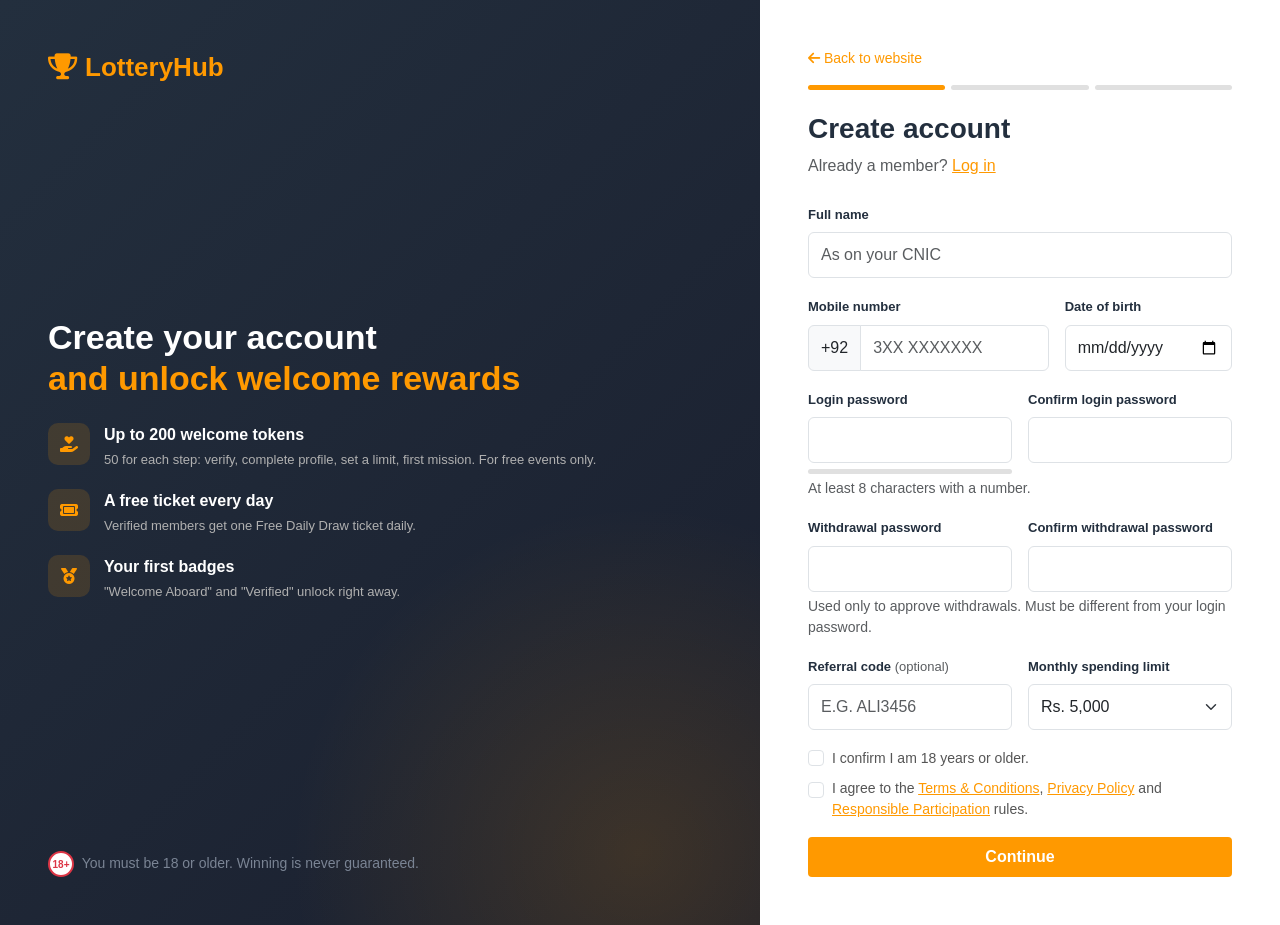
<file: register.html>
<!DOCTYPE html>
<html lang="en">
<head>
    <meta charset="UTF-8">
    <meta name="viewport" content="width=device-width, initial-scale=1.0">
    <title>Register | LotteryHub</title>
    <link href="https://cdnjs.cloudflare.com/ajax/libs/bootstrap/5.3.0/css/bootstrap.min.css" rel="stylesheet">
    <link href="https://cdnjs.cloudflare.com/ajax/libs/font-awesome/6.4.0/css/all.min.css" rel="stylesheet">
    <link href="assets/css/site.css" rel="stylesheet">
</head>
<body>
    <div class="auth-wrap">
        <aside class="auth-side">
            <a class="brand" href="index.html"><i class="fas fa-trophy me-2"></i>LotteryHub</a>
            <div class="my-auto py-5">
                <h2 class="mb-4">Create your account<br><span class="highlight">and unlock welcome rewards</span></h2>
                <div class="perk"><i class="fas fa-hand-holding-heart"></i><div><strong>Up to 200 welcome tokens</strong><span>50 for each step: verify, complete profile, set a limit, first mission. For free events only.</span></div></div>
                <div class="perk"><i class="fas fa-ticket"></i><div><strong>A free ticket every day</strong><span>Verified members get one Free Daily Draw ticket daily.</span></div></div>
                <div class="perk"><i class="fas fa-medal"></i><div><strong>Your first badges</strong><span>"Welcome Aboard" and "Verified" unlock right away.</span></div></div>
            </div>
            <div class="small" style="color:#7a8494;"><span class="age-badge me-1">18+</span> You must be 18 or older. Winning is never guaranteed.</div>
        </aside>

        <main class="auth-main" style="justify-content: flex-start;">
            <a href="index.html" class="small text-decoration-none mb-3"><i class="fas fa-arrow-left me-1"></i>Back to website</a>
            <div class="steps-mini"><span class="on" data-bar="1"></span><span data-bar="2"></span><span data-bar="3"></span></div>

            <!-- STEP 1: details -->
            <form id="step1" novalidate>
                <h3>Create account</h3>
                <p class="text-muted mb-4">Already a member? <a href="login.html">Log in</a></p>
                <div class="mb-3"><label class="form-label" for="rName">Full name</label><input class="form-control" id="rName" placeholder="As on your CNIC" required autocomplete="name"></div>
                <div class="row g-3 mb-3">
                    <div class="col-sm-7"><label class="form-label" for="rMobile">Mobile number</label><div class="input-group"><span class="input-group-text">+92</span><input class="form-control" id="rMobile" placeholder="3XX XXXXXXX" inputmode="tel" pattern="3[0-9]{9}" required autocomplete="tel"></div></div>
                    <div class="col-sm-5"><label class="form-label" for="rDob">Date of birth</label><input type="date" class="form-control" id="rDob" required></div>
                </div>
                <div class="row g-3 mb-1">
                    <div class="col-sm-6"><label class="form-label" for="rPass">Login password</label><input type="password" class="form-control" id="rPass" minlength="8" required autocomplete="new-password"><div class="strength"><span id="rStrength"></span></div></div>
                    <div class="col-sm-6"><label class="form-label" for="rPass2">Confirm login password</label><input type="password" class="form-control" id="rPass2" required autocomplete="new-password"></div>
                </div>
                <div class="form-text mb-3">At least 8 characters with a number.</div>
                <div class="row g-3 mb-1">
                    <div class="col-sm-6"><label class="form-label" for="rWd">Withdrawal password</label><input type="password" class="form-control" id="rWd" minlength="6" required autocomplete="off"></div>
                    <div class="col-sm-6"><label class="form-label" for="rWd2">Confirm withdrawal password</label><input type="password" class="form-control" id="rWd2" required autocomplete="off"></div>
                </div>
                <div class="form-text mb-3">Used only to approve withdrawals. Must be different from your login password.</div>
                <div class="row g-3 mb-3">
                    <div class="col-sm-6"><label class="form-label" for="rRef">Referral code <span class="fw-normal text-muted">(optional)</span></label><input class="form-control text-uppercase" id="rRef" placeholder="e.g. ALI3456"></div>
                    <div class="col-sm-6"><label class="form-label" for="rLimit">Monthly spending limit</label><select class="form-select" id="rLimit"><option>Rs. 2,000</option><option selected>Rs. 5,000</option><option>Rs. 10,000</option><option>Rs. 25,000</option></select></div>
                </div>
                <div class="form-check mb-2"><input class="form-check-input" type="checkbox" id="rAge" required><label class="form-check-label small" for="rAge">I confirm I am 18 years or older.</label></div>
                <div class="form-check mb-3"><input class="form-check-input" type="checkbox" id="rTerms" required><label class="form-check-label small" for="rTerms">I agree to the <a href="#">Terms &amp; Conditions</a>, <a href="#">Privacy Policy</a> and <a href="index.html#responsible">Responsible Participation</a> rules.</label></div>
                <div class="alert alert-danger py-2 small d-none" id="rError" role="alert"></div>
                <button class="btn btn-orange w-100 py-2">Continue</button>
            </form>

            <!-- STEP 2: OTP -->
            <form id="step2" class="d-none">
                <h3>Verify your mobile</h3>
                <p class="text-muted mb-4">We sent a 6-digit code to <strong id="rShowMobile" style="color: var(--dark-gray);"></strong>. <a href="#" id="rBack">Change</a></p>
                <div class="otp-inputs mb-4">
                    <input class="form-control" maxlength="1" inputmode="numeric" aria-label="Digit 1"><input class="form-control" maxlength="1" inputmode="numeric" aria-label="Digit 2"><input class="form-control" maxlength="1" inputmode="numeric" aria-label="Digit 3"><input class="form-control" maxlength="1" inputmode="numeric" aria-label="Digit 4"><input class="form-control" maxlength="1" inputmode="numeric" aria-label="Digit 5"><input class="form-control" maxlength="1" inputmode="numeric" aria-label="Digit 6">
                </div>
                <button class="btn btn-orange w-100 py-2">Verify &amp; create account</button>
                <div class="text-center small mt-3 text-muted">Code expires in 5 minutes. <a href="#">Resend code</a></div>
            </form>

            <!-- STEP 3: done -->
            <div id="step3" class="d-none success-card">
                <i class="fas fa-circle-check big"></i>
                <h3 class="mt-2">Account created!</h3>
                <p class="text-muted">Keep these details. You'll need your Support ID when you contact us.</p>
                <div class="id-box mb-3">
                    <div><span>Username</span><strong id="rUser"></strong></div>
                    <div><span>Support ID</span><strong id="rSupport"></strong></div>
                    <div><span>Monthly limit</span><strong id="rShowLimit"></strong></div>
                </div>
                <div class="id-box mb-4">
                    <div><span><i class="fas fa-hand-holding-heart me-1" style="color:#6f42c1;"></i>Welcome tokens</span><strong>100 / 200</strong></div>
                    <div class="bar light my-1"><span style="width: 50%; background: linear-gradient(90deg,#6f42c1,#a37be0);"></span></div>
                    <div class="small text-muted" style="display:block;">Mobile verified (+50) and limit set (+50). Complete your profile and first mission for the rest.</div>
                </div>
                <a href="user-panel.html" class="btn btn-orange w-100 py-2">Go to my dashboard</a>
            </div>
        </main>
    </div>

    <script>
        // Demo behaviour only: validation and account creation happen on the server.
        (function () {
            const $ = id => document.getElementById(id);
            const params = new URLSearchParams(location.search);
            if (params.get('ref')) $('rRef').value = params.get('ref');

            function go(step) {
                ['step1', 'step2', 'step3'].forEach((id, i) => $(id).classList.toggle('d-none', i + 1 !== step));
                document.querySelectorAll('[data-bar]').forEach(b => b.classList.toggle('on', Number(b.dataset.bar) <= step));
            }

            $('rPass').addEventListener('input', () => {
                const v = $('rPass').value;
                const score = (v.length >= 8) + /\d/.test(v) + /[A-Z]/.test(v) + /[^A-Za-z0-9]/.test(v);
                const bar = $('rStrength');
                bar.style.width = (score * 25) + '%';
                bar.style.background = ['#dc3545', '#dc3545', '#FF9900', '#ffc107', '#198754'][score];
            });

            function age(dob) {
                const d = new Date(dob), now = new Date();
                let a = now.getFullYear() - d.getFullYear();
                if (now < new Date(now.getFullYear(), d.getMonth(), d.getDate())) a--;
                return a;
            }

            $('step1').addEventListener('submit', e => {
                e.preventDefault();
                const err = $('rError');
                const problems = [];
                if (!$('step1').checkValidity()) problems.push('Please fill in every required field correctly.');
                if ($('rDob').value && age($('rDob').value) < 18) problems.push('You must be 18 or older to register.');
                if (!/\d/.test($('rPass').value)) problems.push('Login password needs at least one number.');
                if ($('rPass').value !== $('rPass2').value) problems.push('Login passwords do not match.');
                if ($('rWd').value !== $('rWd2').value) problems.push('Withdrawal passwords do not match.');
                if ($('rWd').value && $('rWd').value === $('rPass').value) problems.push('Withdrawal password must be different from your login password.');
                if (problems.length) {
                    err.innerHTML = problems.map(p => '<div><i class="fas fa-circle-exclamation me-1"></i>' + p + '</div>').join('');
                    err.classList.remove('d-none');
                    return;
                }
                err.classList.add('d-none');
                $('rShowMobile').textContent = '+92 ' + $('rMobile').value;
                go(2);
                document.querySelector('#step2 .otp-inputs input').focus();
            });

            $('rBack').addEventListener('click', e => { e.preventDefault(); go(1); });

            const otp = [...document.querySelectorAll('#step2 .otp-inputs input')];
            otp.forEach((input, i) => {
                input.addEventListener('input', () => { if (input.value && otp[i + 1]) otp[i + 1].focus(); });
                input.addEventListener('keydown', e => { if (e.key === 'Backspace' && !input.value && otp[i - 1]) otp[i - 1].focus(); });
            });

            $('step2').addEventListener('submit', e => {
                e.preventDefault();
                // Username = first name + last 4 digits of mobile (server adds a suffix if taken).
                const first = ($('rName').value.trim().split(/\s+/)[0] || 'user').toLowerCase().replace(/[^a-z]/g, '');
                $('rUser').textContent = (first || 'user') + $('rMobile').value.slice(-4);
                $('rSupport').textContent = 'LH-' + (100000 + Math.floor(Math.random() * 900000));
                $('rShowLimit').textContent = $('rLimit').value;
                go(3);
            });
        })();
    </script>
</body>
</html>
</file>
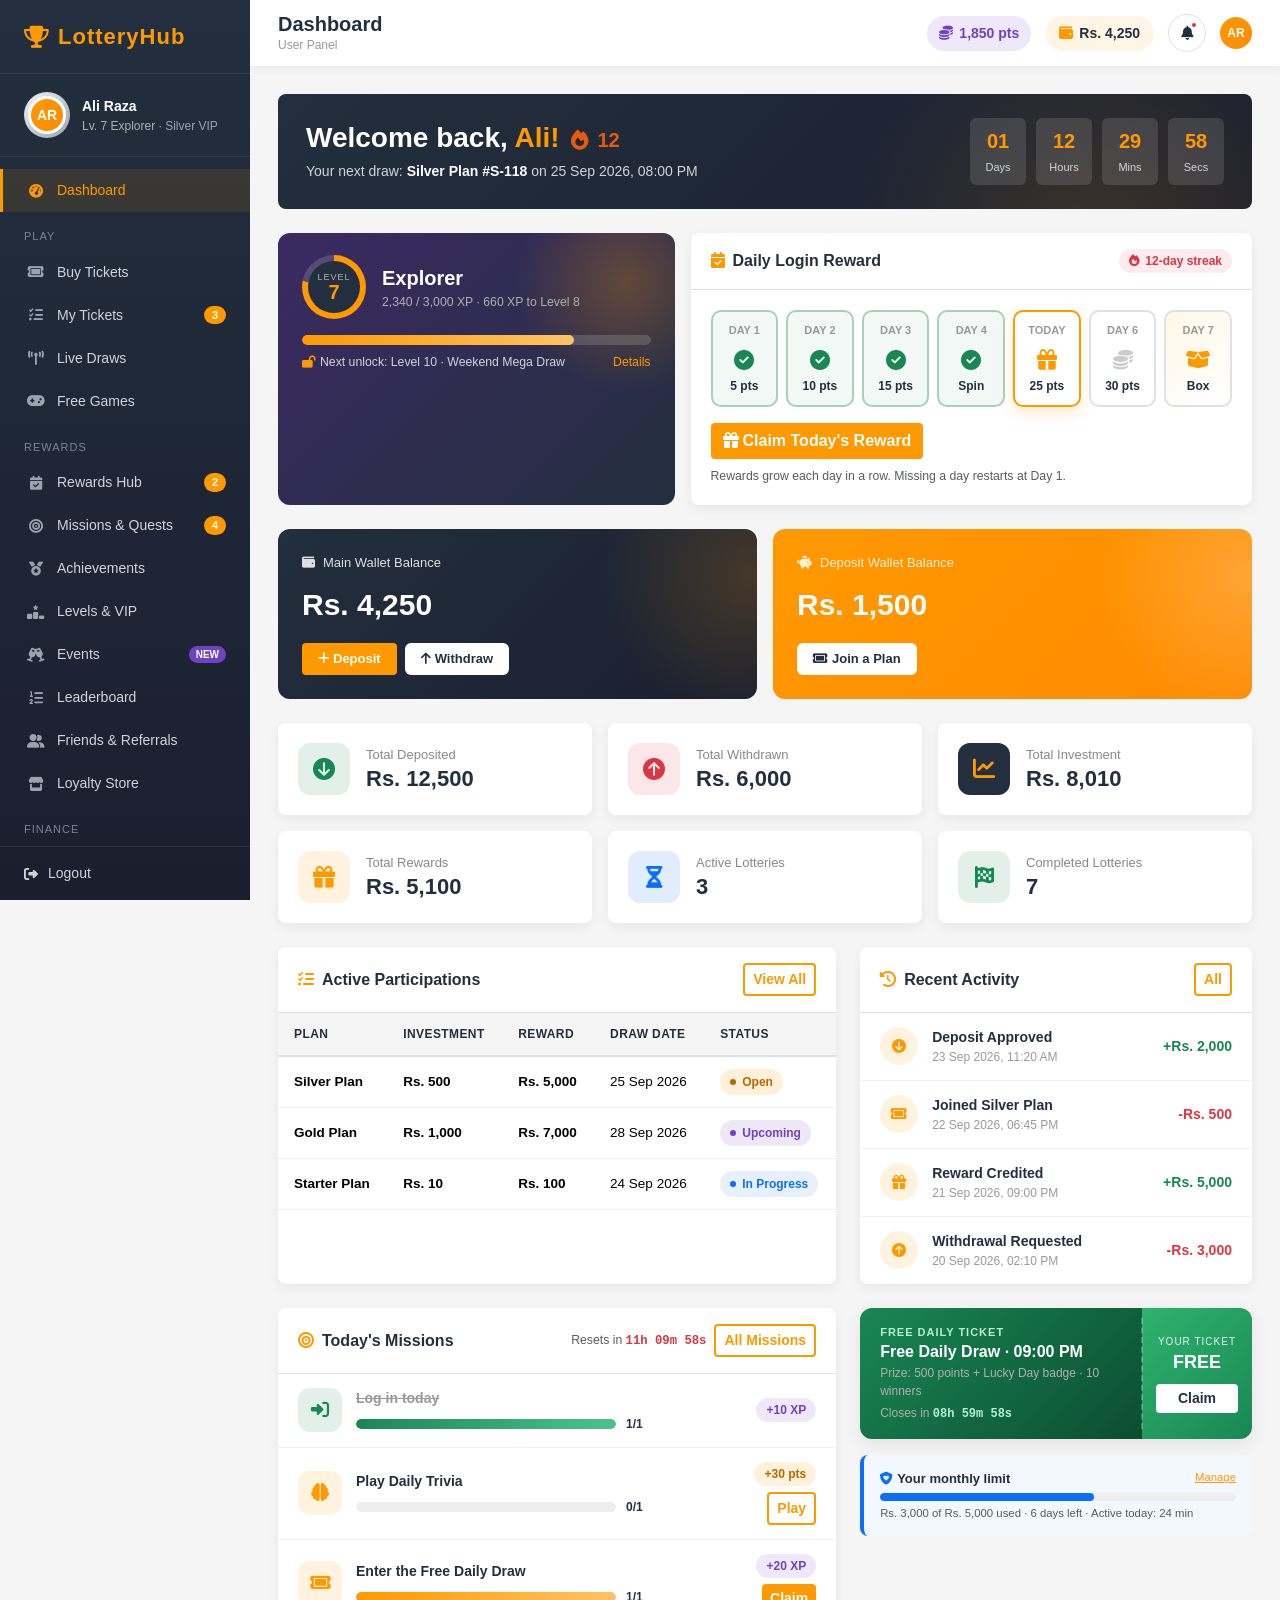
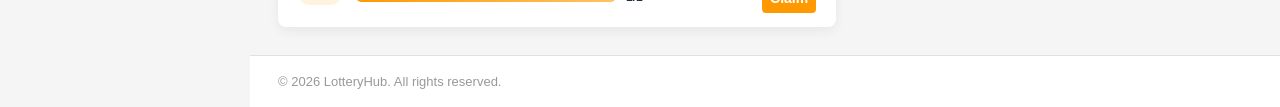
<file: user-panel.html>
<!DOCTYPE html>
<html lang="en">
<head>
    <meta charset="UTF-8">
    <meta name="viewport" content="width=device-width, initial-scale=1.0">
    <title>User Panel | LotteryHub</title>
    <link href="https://cdnjs.cloudflare.com/ajax/libs/bootstrap/5.3.0/css/bootstrap.min.css" rel="stylesheet">
    <link href="https://cdnjs.cloudflare.com/ajax/libs/font-awesome/6.4.0/css/all.min.css" rel="stylesheet">
    <link href="assets/css/panel.css" rel="stylesheet">
    <link href="assets/css/gamify.css" rel="stylesheet">
</head>
<body data-app-title="LotteryHub" data-reality-check="1800" data-surprise="+25 Points for being an active member today.">

    <!-- ===== SIDEBAR ===== -->
    <aside class="sidebar">
        <a class="sidebar-brand" href="index.html"><i class="fas fa-trophy"></i>LotteryHub</a>
        <div class="sidebar-user">
            <span class="frame silver"><span class="avatar">AR</span></span>
            <div>
                <div class="name">Ali Raza</div>
                <div class="sub">Lv. 7 Explorer · <span style="color: var(--silver);">Silver VIP</span></div>
            </div>
        </div>
        <ul class="sidebar-nav">
            <li><a href="#dashboard" data-page="dashboard"><i class="fas fa-gauge-high"></i>Dashboard</a></li>
            <li class="nav-label">Play</li>
            <li><a href="#plans" data-page="plans"><i class="fas fa-ticket"></i>Buy Tickets</a></li>
            <li><a href="#participations" data-page="participations"><i class="fas fa-list-check"></i>My Tickets <span class="count">3</span></a></li>
            <li><a href="#live" data-page="live"><i class="fas fa-tower-broadcast"></i>Live Draws</a></li>
            <li><a href="#games" data-page="games"><i class="fas fa-gamepad"></i>Free Games</a></li>
            <li class="nav-label">Rewards</li>
            <li><a href="#hub" data-page="hub"><i class="fas fa-calendar-check"></i>Rewards Hub <span class="count">2</span></a></li>
            <li><a href="#missions" data-page="missions"><i class="fas fa-bullseye"></i>Missions &amp; Quests <span class="count">4</span></a></li>
            <li><a href="#achievements" data-page="achievements"><i class="fas fa-medal"></i>Achievements</a></li>
            <li><a href="#levels" data-page="levels"><i class="fas fa-ranking-star"></i>Levels &amp; VIP</a></li>
            <li><a href="#events" data-page="events"><i class="fas fa-champagne-glasses"></i>Events <span class="new">NEW</span></a></li>
            <li><a href="#leaderboard" data-page="leaderboard"><i class="fas fa-list-ol"></i>Leaderboard</a></li>
            <li><a href="#social" data-page="social"><i class="fas fa-user-group"></i>Friends &amp; Referrals</a></li>
            <li><a href="#store" data-page="store"><i class="fas fa-store"></i>Loyalty Store</a></li>
            <li class="nav-label">Finance</li>
            <li><a href="#wallets" data-page="wallets"><i class="fas fa-wallet"></i>Wallets</a></li>
            <li><a href="#deposits" data-page="deposits"><i class="fas fa-circle-arrow-down"></i>Deposits</a></li>
            <li><a href="#withdrawals" data-page="withdrawals"><i class="fas fa-circle-arrow-up"></i>Withdrawals</a></li>
            <li><a href="#transactions" data-page="transactions"><i class="fas fa-right-left"></i>Transactions</a></li>
            <li><a href="#rewards" data-page="rewards"><i class="fas fa-gift"></i>Prize History</a></li>
            <li class="nav-label">Account</li>
            <li><a href="#profile" data-page="profile"><i class="fas fa-user"></i>Profile</a></li>
            <li><a href="#safety" data-page="safety"><i class="fas fa-shield-heart"></i>Responsible Play</a></li>
            <li><a href="#support" data-page="support"><i class="fas fa-headset"></i>Support</a></li>
        </ul>
        <div class="sidebar-footer">
            <a href="login.html"><i class="fas fa-right-from-bracket"></i>Logout</a>
        </div>
    </aside>
    <div class="sidebar-backdrop"></div>

    <!-- ===== MAIN ===== -->
    <div class="main">
        <header class="topbar">
            <button class="menu-toggle" aria-label="Open menu"><i class="fas fa-bars"></i></button>
            <div>
                <h1 class="page-heading" id="pageHeading">Dashboard</h1>
                <div class="breadcrumb-text">User Panel</div>
            </div>
            <div class="topbar-actions">
                <a class="topbar-points" href="#store" data-page="store" title="Loyalty points (non-cash)"><i class="fas fa-coins"></i>1,850 pts</a>
                <span class="topbar-balance"><i class="fas fa-wallet"></i>Rs. 4,250</span>
                <div class="dropdown">
                    <button class="icon-btn" data-bs-toggle="dropdown" aria-label="Notifications"><i class="fas fa-bell"></i><span class="dot"></span></button>
                    <ul class="dropdown-menu dropdown-menu-end shadow border-0" style="width: 320px;">
                        <li class="px-3 py-2 fw-bold" style="color: var(--dark-gray);">Notifications</li>
                        <li><a class="dropdown-item py-2 small" href="#hub" data-page="hub"><i class="fas fa-calendar-check me-2" style="color: var(--xp);"></i>Day 5 login reward is ready to claim</a></li>
                        <li><a class="dropdown-item py-2 small" href="#live" data-page="live"><i class="fas fa-bell me-2" style="color: var(--primary-orange);"></i>Reminder: Starter #T-402 draw today at 08:00 PM</a></li>
                        <li><a class="dropdown-item py-2 small" href="#achievements" data-page="achievements"><i class="fas fa-medal me-2" style="color: var(--green);"></i>Badge unlocked: Trivia Whiz</a></li>
                        <li><a class="dropdown-item py-2 small" href="#"><i class="fas fa-check-circle text-success me-2"></i>Deposit of Rs. 2,000 approved</a></li>
                        <li><a class="dropdown-item py-2 small" href="#safety" data-page="safety"><i class="fas fa-shield-heart me-2" style="color: var(--ticket);"></i>You've used 60% of your monthly limit</a></li>
                    </ul>
                </div>
                <div class="dropdown">
                    <button class="avatar sm border-0" data-bs-toggle="dropdown" aria-label="Account">AR</button>
                    <ul class="dropdown-menu dropdown-menu-end shadow border-0">
                        <li><a class="dropdown-item" href="#profile" data-page="profile"><i class="fas fa-user me-2"></i>Profile</a></li>
                        <li><a class="dropdown-item" href="#safety" data-page="safety"><i class="fas fa-shield-heart me-2"></i>Responsible Play</a></li>
                        <li><a class="dropdown-item" href="#support" data-page="support"><i class="fas fa-headset me-2"></i>Support</a></li>
                        <li><hr class="dropdown-divider"></li>
                        <li><a class="dropdown-item text-danger" href="login.html"><i class="fas fa-right-from-bracket me-2"></i>Logout</a></li>
                    </ul>
                </div>
            </div>
        </header>

        <main class="content">

            <!-- ================= DASHBOARD ================= -->
            <section class="page" id="page-dashboard" data-title="Dashboard">
                <div class="hero-strip d-flex flex-wrap align-items-center gap-3">
                    <div class="me-auto">
                        <h3>Welcome back, <span class="highlight">Ali!</span> <span class="streak-flame fs-5 ms-1"><i class="fas fa-fire"></i>12</span></h3>
                        <p>Your next draw: <strong class="text-white">Silver Plan #S-118</strong> on 25 Sep 2026, 08:00 PM</p>
                    </div>
                    <div class="countdown" data-countdown="131400">
                        <div><strong data-cd="d">01</strong><small>Days</small></div>
                        <div><strong data-cd="h">12</strong><small>Hours</small></div>
                        <div><strong data-cd="m">30</strong><small>Mins</small></div>
                        <div><strong data-cd="s">00</strong><small>Secs</small></div>
                    </div>
                </div>

                <!-- Level + daily check-in -->
                <div class="row g-3 mb-4">
                    <div class="col-lg-5">
                        <div class="level-card">
                            <div class="d-flex align-items-center gap-3 mb-3">
                                <div class="level-ring" style="--p: 78;"><div><small>LEVEL</small><strong>7</strong></div></div>
                                <div>
                                    <div class="fw-bold fs-5">Explorer</div>
                                    <div class="small" style="color: #b0b0b0;">2,340 / 3,000 XP · 660 XP to Level 8</div>
                                </div>
                            </div>
                            <div class="xp-bar mb-2"><span style="width: 78%;"></span></div>
                            <div class="d-flex justify-content-between small" style="color: #d0d4da;">
                                <span><i class="fas fa-lock-open me-1" style="color: var(--primary-orange);"></i>Next unlock: Level 10 · Weekend Mega Draw</span>
                                <a href="#levels" data-page="levels" class="text-decoration-none" style="color: var(--primary-orange);">Details</a>
                            </div>
                        </div>
                    </div>
                    <div class="col-lg-7">
                        <div class="card-panel h-100 mb-0">
                            <div class="card-panel-header">
                                <h5><i class="fas fa-calendar-check"></i>Daily Login Reward</h5>
                                <div class="actions"><span class="chip time"><i class="fas fa-fire"></i>12-day streak</span></div>
                            </div>
                            <div class="card-panel-body">
                                <div class="checkin-row mb-3">
                                    <div class="checkin-day claimed"><div class="d-label">Day 1</div><div class="d-icon"><i class="fas fa-circle-check"></i></div><div class="d-reward">5 pts</div></div>
                                    <div class="checkin-day claimed"><div class="d-label">Day 2</div><div class="d-icon"><i class="fas fa-circle-check"></i></div><div class="d-reward">10 pts</div></div>
                                    <div class="checkin-day claimed"><div class="d-label">Day 3</div><div class="d-icon"><i class="fas fa-circle-check"></i></div><div class="d-reward">15 pts</div></div>
                                    <div class="checkin-day claimed"><div class="d-label">Day 4</div><div class="d-icon"><i class="fas fa-circle-check"></i></div><div class="d-reward">Spin</div></div>
                                    <div class="checkin-day today" id="dashDay5"><div class="d-label">Today</div><div class="d-icon"><i class="fas fa-gift"></i></div><div class="d-reward">25 pts</div></div>
                                    <div class="checkin-day"><div class="d-label">Day 6</div><div class="d-icon"><i class="fas fa-coins"></i></div><div class="d-reward">30 pts</div></div>
                                    <div class="checkin-day big"><div class="d-label">Day 7</div><div class="d-icon"><i class="fas fa-box-open"></i></div><div class="d-reward">Box</div></div>
                                </div>
                                <div class="d-flex flex-wrap gap-2 align-items-center">
                                    <button class="btn btn-orange" data-claim="+25 Points and +10 XP added" data-claim-title="Day 5 reward claimed!" data-claim-target="#dashDay5"><i class="fas fa-gift me-1"></i>Claim Today's Reward</button>
                                    <span class="small text-muted">Rewards grow each day in a row. Missing a day restarts at Day 1.</span>
                                </div>
                            </div>
                        </div>
                    </div>
                </div>

                <div class="row g-3 mb-4">
                    <div class="col-md-6">
                        <div class="wallet-card">
                            <div class="w-label"><i class="fas fa-wallet"></i>Main Wallet Balance</div>
                            <div class="w-amount">Rs. 4,250</div>
                            <div class="w-actions d-flex gap-2">
                                <button class="btn btn-orange" data-bs-toggle="modal" data-bs-target="#depositModal"><i class="fas fa-plus me-1"></i>Deposit</button>
                                <button class="btn btn-white" data-bs-toggle="modal" data-bs-target="#withdrawModal"><i class="fas fa-arrow-up me-1"></i>Withdraw</button>
                            </div>
                        </div>
                    </div>
                    <div class="col-md-6">
                        <div class="wallet-card orange">
                            <div class="w-label"><i class="fas fa-piggy-bank"></i>Deposit Wallet Balance</div>
                            <div class="w-amount">Rs. 1,500</div>
                            <div class="w-actions d-flex gap-2">
                                <a href="#plans" data-page="plans" class="btn btn-white"><i class="fas fa-ticket me-1"></i>Join a Plan</a>
                            </div>
                        </div>
                    </div>
                </div>

                <div class="row g-3 mb-4">
                    <div class="col-sm-6 col-xl-4">
                        <div class="stat-card"><div class="stat-icon green"><i class="fas fa-circle-arrow-down"></i></div>
                            <div><div class="label">Total Deposited</div><div class="value">Rs. 12,500</div></div></div>
                    </div>
                    <div class="col-sm-6 col-xl-4">
                        <div class="stat-card"><div class="stat-icon red"><i class="fas fa-circle-arrow-up"></i></div>
                            <div><div class="label">Total Withdrawn</div><div class="value">Rs. 6,000</div></div></div>
                    </div>
                    <div class="col-sm-6 col-xl-4">
                        <div class="stat-card"><div class="stat-icon dark"><i class="fas fa-chart-line"></i></div>
                            <div><div class="label">Total Investment</div><div class="value">Rs. 8,010</div></div></div>
                    </div>
                    <div class="col-sm-6 col-xl-4">
                        <div class="stat-card"><div class="stat-icon"><i class="fas fa-gift"></i></div>
                            <div><div class="label">Total Rewards</div><div class="value">Rs. 5,100</div></div></div>
                    </div>
                    <div class="col-sm-6 col-xl-4">
                        <div class="stat-card"><div class="stat-icon blue"><i class="fas fa-hourglass-half"></i></div>
                            <div><div class="label">Active Lotteries</div><div class="value">3</div></div></div>
                    </div>
                    <div class="col-sm-6 col-xl-4">
                        <div class="stat-card"><div class="stat-icon green"><i class="fas fa-flag-checkered"></i></div>
                            <div><div class="label">Completed Lotteries</div><div class="value">7</div></div></div>
                    </div>
                </div>

                <div class="row g-4">
                    <div class="col-lg-7">
                        <div class="card-panel h-100 mb-0">
                            <div class="card-panel-header">
                                <h5><i class="fas fa-list-check"></i>Active Participations</h5>
                                <div class="actions"><a href="#participations" data-page="participations" class="btn btn-sm btn-outline-orange">View All</a></div>
                            </div>
                            <div class="table-responsive">
                                <table class="table table-panel">
                                    <thead><tr><th>Plan</th><th>Investment</th><th>Reward</th><th>Draw Date</th><th>Status</th></tr></thead>
                                    <tbody>
                                        <tr><td class="fw-semibold">Silver Plan</td><td class="amount">Rs. 500</td><td class="amount-plus">Rs. 5,000</td><td>25 Sep 2026</td><td><span class="status open">Open</span></td></tr>
                                        <tr><td class="fw-semibold">Gold Plan</td><td class="amount">Rs. 1,000</td><td class="amount-plus">Rs. 7,000</td><td>28 Sep 2026</td><td><span class="status upcoming">Upcoming</span></td></tr>
                                        <tr><td class="fw-semibold">Starter Plan</td><td class="amount">Rs. 10</td><td class="amount-plus">Rs. 100</td><td>24 Sep 2026</td><td><span class="status in-progress">In Progress</span></td></tr>
                                    </tbody>
                                </table>
                            </div>
                        </div>
                    </div>
                    <div class="col-lg-5">
                        <div class="card-panel h-100 mb-0">
                            <div class="card-panel-header">
                                <h5><i class="fas fa-clock-rotate-left"></i>Recent Activity</h5>
                                <div class="actions"><a href="#transactions" data-page="transactions" class="btn btn-sm btn-outline-orange">All</a></div>
                            </div>
                            <ul class="activity-list">
                                <li><div class="a-icon"><i class="fas fa-circle-arrow-down"></i></div>
                                    <div><div class="a-title">Deposit Approved</div><div class="a-time">23 Sep 2026, 11:20 AM</div></div>
                                    <div class="a-amount amount-plus">+Rs. 2,000</div></li>
                                <li><div class="a-icon"><i class="fas fa-ticket"></i></div>
                                    <div><div class="a-title">Joined Silver Plan</div><div class="a-time">22 Sep 2026, 06:45 PM</div></div>
                                    <div class="a-amount amount-minus">-Rs. 500</div></li>
                                <li><div class="a-icon"><i class="fas fa-gift"></i></div>
                                    <div><div class="a-title">Reward Credited</div><div class="a-time">21 Sep 2026, 09:00 PM</div></div>
                                    <div class="a-amount amount-plus">+Rs. 5,000</div></li>
                                <li><div class="a-icon"><i class="fas fa-circle-arrow-up"></i></div>
                                    <div><div class="a-title">Withdrawal Requested</div><div class="a-time">20 Sep 2026, 02:10 PM</div></div>
                                    <div class="a-amount amount-minus">-Rs. 3,000</div></li>
                            </ul>
                        </div>
                    </div>
                </div>

                <div class="row g-4 mt-0">
                    <div class="col-lg-7">
                        <div class="card-panel h-100 mb-0">
                            <div class="card-panel-header">
                                <h5><i class="fas fa-bullseye"></i>Today's Missions</h5>
                                <div class="actions"><span class="small text-muted">Resets in <span class="cd-inline" data-countdown="40200">11h 10m</span></span><a href="#missions" data-page="missions" class="btn btn-sm btn-outline-orange">All Missions</a></div>
                            </div>
                            <div class="mission done">
                                <div class="m-icon"><i class="fas fa-right-to-bracket"></i></div>
                                <div class="m-body"><div class="m-title">Log in today</div><div class="m-progress"><div class="xp-bar light green"><span style="width: 100%;"></span></div><small>1/1</small></div></div>
                                <div class="m-reward"><span class="chip xp">+10 XP</span></div>
                            </div>
                            <div class="mission">
                                <div class="m-icon"><i class="fas fa-brain"></i></div>
                                <div class="m-body"><div class="m-title">Play Daily Trivia</div><div class="m-progress"><div class="xp-bar light"><span style="width: 0%;"></span></div><small>0/1</small></div></div>
                                <div class="m-reward"><span class="chip pts">+30 pts</span><button class="btn btn-sm btn-outline-orange" data-bs-toggle="modal" data-bs-target="#triviaModal">Play</button></div>
                            </div>
                            <div class="mission">
                                <div class="m-icon"><i class="fas fa-ticket"></i></div>
                                <div class="m-body"><div class="m-title">Enter the Free Daily Draw</div><div class="m-progress"><div class="xp-bar light"><span style="width: 100%;"></span></div><small>1/1</small></div></div>
                                <div class="m-reward"><span class="chip xp">+20 XP</span><button class="btn btn-sm btn-orange" data-claim="+20 XP added" data-claim-title="Mission complete!">Claim</button></div>
                            </div>
                        </div>
                    </div>
                    <div class="col-lg-5">
                        <div class="ticket free mb-3">
                            <div class="t-main">
                                <div class="t-cat">Free Daily Ticket</div>
                                <div class="t-title">Free Daily Draw · 09:00 PM</div>
                                <div class="t-meta">Prize: 500 points + Lucky Day badge · 10 winners</div>
                                <div class="t-meta mt-1">Closes in <span class="cd-inline" style="color: #b8f0d2;" data-countdown="32400">09h 00m</span></div>
                            </div>
                            <div class="t-stub"><small>Your ticket</small><strong>FREE</strong><button class="btn btn-sm btn-white mt-2" data-claim="Your free ticket is entered in tonight's draw" data-claim-title="Free ticket claimed!">Claim</button></div>
                        </div>
                        <div class="rg-mini">
                            <div class="d-flex justify-content-between mb-1"><strong><i class="fas fa-shield-heart me-1" style="color: var(--ticket);"></i>Your monthly limit</strong><a href="#safety" data-page="safety" class="small">Manage</a></div>
                            <div class="xp-bar light mb-1" style="height: 8px;"><span style="width: 60%; background: var(--ticket);"></span></div>
                            <div class="small text-muted">Rs. 3,000 of Rs. 5,000 used · 6 days left · Active today: 24 min</div>
                        </div>
                    </div>
                </div>
            </section>

            <!-- ================= LOTTERY PLANS ================= -->
            <section class="page" id="page-plans" data-title="Buy Tickets">
                <div class="row g-3 mb-4">
                    <div class="col-lg-7">
                        <div class="ticket free h-100">
                            <div class="t-main">
                                <div class="t-cat">Free for verified members · 1 per day</div>
                                <div class="t-title">Free Daily Draw</div>
                                <div class="t-meta">No payment needed. 10 winners get 500 points + the Lucky Day badge.</div>
                                <div class="t-meta mt-1">Odds: about 1 in 180 (1,820 entries today) · Draw at 09:00 PM</div>
                            </div>
                            <div class="t-stub"><small>Today</small><strong>FREE</strong><button class="btn btn-sm btn-white mt-2" data-claim="Your free ticket is entered in tonight's draw" data-claim-title="Free ticket claimed!">Claim</button></div>
                        </div>
                    </div>
                    <div class="col-lg-5">
                        <div class="jackpot">
                            <div class="j-label">Weekend Mega Draw · Prize Pool</div>
                            <div class="j-amount">Rs. 4,85,000</div>
                            <div class="xp-bar"><span style="width: 97%;"></span></div>
                            <div class="pool-meta"><span>97% of Rs. 5,00,000 target</span><span>Draw in <span class="cd-inline" style="color: var(--primary-orange);" data-countdown="216000">2d 12h</span></span></div>
                            <div class="j-calc mt-2">Pool = 40% of every Weekend Mega ticket + Rs. 1,00,000 sponsor seed. <a href="#events" data-page="events">How it's calculated</a></div>
                        </div>
                    </div>
                </div>

                <div class="d-flex flex-wrap align-items-center gap-3 mb-4">
                    <div class="filter-tabs" data-cards="#planGrid">
                        <button class="active" data-filter="all">All Categories</button>
                        <button data-filter="open">Open</button>
                        <button data-filter="upcoming">Upcoming</button>
                        <button data-filter="in-progress">In Progress</button>
                        <button data-filter="locked">Locked</button>
                    </div>
                    <div class="ms-auto small">Available balance: <strong style="color: var(--dark-gray);">Rs. 4,250</strong> · Limit left this month: <strong style="color: var(--ticket);">Rs. 2,000</strong></div>
                </div>

                <div class="row g-4" id="planGrid">
                    <div class="col-md-6 col-xl-4" data-status="in-progress">
                        <div class="plan-card">
                            <div class="plan-name">Starter Plan</div>
                            <div class="investment-amount">Rs. 10</div>
                            <div class="small-label">Investment</div>
                            <div class="reward-amount">Rs. 100</div>
                            <div class="small-label">Prize if won</div>
                            <ul class="plan-meta">
                                <li><span>Status</span><span><span class="status in-progress">In Progress</span></span></li>
                                <li><span>Draw Date</span><span>24 Sep 2026</span></li>
                                <li><span>Participants</span><span>820 / 1,000</span></li>
                                <li><span>Winners · Odds</span><span style="color: var(--ticket);">50 · 1 in 20</span></li>
                                <li class="d-block"><div class="progress mt-1"><div class="progress-bar" style="width: 82%"></div></div></li>
                            </ul>
                            <button class="btn btn-orange w-100 py-2" disabled>Entries Closed</button>
                        </div>
                    </div>
                    <div class="col-md-6 col-xl-4" data-status="open">
                        <div class="plan-card featured">
                            <div class="badge-featured">MOST POPULAR</div>
                            <div class="plan-name">Silver Plan</div>
                            <div class="investment-amount">Rs. 500</div>
                            <div class="small-label">Investment</div>
                            <div class="reward-amount">Rs. 5,000</div>
                            <div class="small-label">Prize if won</div>
                            <ul class="plan-meta">
                                <li><span>Status</span><span><span class="status open">Open</span></span></li>
                                <li><span>Draw Date</span><span>25 Sep 2026</span></li>
                                <li><span>Participants</span><span>312 / 500</span></li>
                                <li><span>Winners · Odds</span><span style="color: var(--ticket);">20 · 1 in 25</span></li>
                                <li class="d-block"><div class="progress mt-1"><div class="progress-bar" style="width: 62%"></div></div></li>
                            </ul>
                            <button class="btn btn-orange w-100 py-2" data-bs-toggle="modal" data-bs-target="#participateModal"
                                data-plan="Silver Plan" data-investment="Rs. 500" data-reward="Rs. 5,000" data-draw="25 Sep 2026, 08:00 PM" data-odds="1 in 25 (20 winners)">Participate Now</button>
                        </div>
                    </div>
                    <div class="col-md-6 col-xl-4" data-status="open">
                        <div class="plan-card">
                            <div class="plan-name">Gold Plan</div>
                            <div class="investment-amount">Rs. 1,000</div>
                            <div class="small-label">Investment</div>
                            <div class="reward-amount">Rs. 7,000</div>
                            <div class="small-label">Prize if won</div>
                            <ul class="plan-meta">
                                <li><span>Status</span><span><span class="status open">Open</span></span></li>
                                <li><span>Draw Date</span><span>28 Sep 2026</span></li>
                                <li><span>Participants</span><span>140 / 300</span></li>
                                <li><span>Winners · Odds</span><span style="color: var(--ticket);">10 · 1 in 30</span></li>
                                <li class="d-block"><div class="progress mt-1"><div class="progress-bar" style="width: 47%"></div></div></li>
                            </ul>
                            <button class="btn btn-orange w-100 py-2" data-bs-toggle="modal" data-bs-target="#participateModal"
                                data-plan="Gold Plan" data-investment="Rs. 1,000" data-reward="Rs. 7,000" data-draw="28 Sep 2026, 08:00 PM" data-odds="1 in 30 (10 winners)">Participate Now</button>
                        </div>
                    </div>
                    <div class="col-md-6 col-xl-4" data-status="upcoming">
                        <div class="plan-card">
                            <div class="plan-name">Platinum Plan</div>
                            <div class="investment-amount">Rs. 3,000</div>
                            <div class="small-label">Investment</div>
                            <div class="reward-amount">Rs. 10,000</div>
                            <div class="small-label">Prize if won</div>
                            <ul class="plan-meta">
                                <li><span>Status</span><span><span class="status upcoming">Upcoming</span></span></li>
                                <li><span>Opens On</span><span>30 Sep 2026</span></li>
                                <li><span>Participants</span><span>0 / 200</span></li>
                                <li><span>Winners · Odds</span><span style="color: var(--ticket);">5 · 1 in 40</span></li>
                                <li class="d-block"><div class="progress mt-1"><div class="progress-bar" style="width: 0%"></div></div></li>
                            </ul>
                            <button class="btn btn-outline-orange w-100 py-2" data-notify="We will notify you when Platinum Plan opens.">Notify Me</button>
                        </div>
                    </div>
                    <div class="col-md-6 col-xl-4" data-status="upcoming">
                        <div class="plan-card">
                            <div class="plan-name">Diamond Plan</div>
                            <div class="investment-amount">Rs. 10,000</div>
                            <div class="small-label">Investment</div>
                            <div class="reward-amount">Rs. 30,000</div>
                            <div class="small-label">Prize if won</div>
                            <ul class="plan-meta">
                                <li><span>Status</span><span><span class="status upcoming">Upcoming</span></span></li>
                                <li><span>Opens On</span><span>05 Oct 2026</span></li>
                                <li><span>Participants</span><span>0 / 100</span></li>
                                <li><span>Winners · Odds</span><span style="color: var(--ticket);">3 · 1 in 34</span></li>
                                <li class="d-block"><div class="progress mt-1"><div class="progress-bar" style="width: 0%"></div></div></li>
                            </ul>
                            <button class="btn btn-outline-orange w-100 py-2" data-notify="We will notify you when Diamond Plan opens.">Notify Me</button>
                        </div>
                    </div>
                    <div class="col-md-6 col-xl-4" data-status="locked">
                        <div class="plan-card locked">
                            <div class="lock-banner">
                                <i class="fas fa-lock"></i>
                                <strong>Unlocks at Level 10</strong>
                                <div class="small text-muted">You are Level 7 · 660 XP to Level 8</div>
                                <div class="xp-bar light w-75"><span style="width: 70%;"></span></div>
                                <a href="#levels" data-page="levels" class="btn btn-sm btn-outline-orange mt-1">How to level up</a>
                            </div>
                            <div class="plan-name">Weekend Mega Draw</div>
                            <div class="investment-amount">Rs. 200</div>
                            <div class="small-label">Ticket price</div>
                            <div class="reward-amount">Rs. 4,85,000</div>
                            <div class="small-label">Jackpot (1 winner)</div>
                            <ul class="plan-meta"><li><span>Odds</span><span>1 in 6,000</span></li><li><span>Draw</span><span>Every Sunday</span></li></ul>
                            <button class="btn btn-orange w-100 py-2" disabled>Locked</button>
                        </div>
                    </div>
                    <div class="col-md-6 col-xl-4" data-status="locked">
                        <div class="plan-card locked">
                            <div class="lock-banner">
                                <i class="fas fa-crown" style="color: var(--gold);"></i>
                                <strong>Gold VIP members only</strong>
                                <div class="small text-muted">Based on account age &amp; activity — not money spent</div>
                                <a href="#levels" data-page="levels" class="btn btn-sm btn-outline-orange mt-1">See VIP tiers</a>
                            </div>
                            <div class="plan-name">VIP Lounge Draw</div>
                            <div class="investment-amount">Rs. 300</div>
                            <div class="small-label">Ticket price</div>
                            <div class="reward-amount">Rs. 15,000</div>
                            <div class="small-label">Prize if won</div>
                            <ul class="plan-meta"><li><span>Odds</span><span>1 in 60</span></li><li><span>Draw</span><span>Monthly</span></li></ul>
                            <button class="btn btn-orange w-100 py-2" disabled>Locked</button>
                        </div>
                    </div>
                </div>

                <!-- Ticket builder: multi-category, bundles, custom value, coupons -->
                <form class="card-panel mt-4" id="ticketBuilder" data-limit-left="2000" data-demo="Tickets purchased. Reveal your ticket numbers in My Tickets.">
                    <div class="card-panel-header">
                        <h5><i class="fas fa-cart-shopping"></i>Build Your Ticket Order</h5>
                        <div class="actions small text-muted">Pick several categories in one checkout</div>
                    </div>
                    <div class="card-panel-body">
                        <div class="row g-4">
                            <div class="col-lg-7">
                                <label class="form-label">1. Categories</label>
                                <div class="row g-2 mb-3">
                                    <div class="col-md-6"><input type="checkbox" class="btn-check" name="cat" id="catStarter" data-name="Starter" data-price="10" data-odds="1 in 20"><label class="cat-option" for="catStarter"><span class="c-icon bg-eid"><i class="fas fa-seedling"></i></span><span><span class="c-name d-block">Starter · Rs. 10</span><span class="c-meta">Prize Rs. 100 · 1 in 20</span></span></label></div>
                                    <div class="col-md-6"><input type="checkbox" class="btn-check" name="cat" id="catSilver" data-name="Silver" data-price="500" data-odds="1 in 25" checked><label class="cat-option" for="catSilver"><span class="c-icon bg-dark"><i class="fas fa-medal"></i></span><span><span class="c-name d-block">Silver · Rs. 500</span><span class="c-meta">Prize Rs. 5,000 · 1 in 25</span></span></label></div>
                                    <div class="col-md-6"><input type="checkbox" class="btn-check" name="cat" id="catGold" data-name="Gold" data-price="1000" data-odds="1 in 30"><label class="cat-option" for="catGold"><span class="c-icon bg-orange"><i class="fas fa-crown"></i></span><span><span class="c-name d-block">Gold · Rs. 1,000</span><span class="c-meta">Prize Rs. 7,000 · 1 in 30</span></span></label></div>
                                    <div class="col-md-6"><input type="checkbox" class="btn-check" name="cat" id="catMega" disabled><label class="cat-option" for="catMega"><span class="c-icon bg-purple"><i class="fas fa-star"></i></span><span><span class="c-name d-block">Weekend Mega</span><span class="c-meta">Rs. 200 · 1 in 6,000</span></span><span class="lock"><i class="fas fa-lock"></i><br>Level 10</span></label></div>
                                </div>

                                <label class="form-label">2. Custom-value ticket <span class="fw-normal text-muted">(Flexi Draw)</span></label>
                                <div class="border rounded p-3 mb-3">
                                    <div class="form-check mb-2"><input class="form-check-input" type="checkbox" id="catFlexi"><label class="form-check-label" for="catFlexi">Add a Flexi Draw ticket — you pick the value, prize is always 10× entry, odds 1 in 12</label></div>
                                    <input type="range" class="form-range" id="flexiValue" min="50" max="2000" step="50" value="200" disabled aria-label="Flexi ticket value">
                                    <div class="d-flex justify-content-between small text-muted"><span>Min Rs. 50</span><strong data-flexi-out style="color: var(--dark-gray);"></strong><span>Max Rs. 2,000</span></div>
                                </div>

                                <label class="form-label">3. Quantity per category</label>
                                <div class="row g-2 mb-3">
                                    <div class="col-3"><input type="radio" class="btn-check" name="bundle" id="b1" value="1" data-discount="0" checked><label class="bundle-option" for="b1"><strong>1</strong><small>ticket</small></label></div>
                                    <div class="col-3"><input type="radio" class="btn-check" name="bundle" id="b3" value="3" data-discount="0"><label class="bundle-option" for="b3"><strong>3</strong><small>tickets</small></label></div>
                                    <div class="col-3"><input type="radio" class="btn-check" name="bundle" id="b5" value="5" data-discount="5"><label class="bundle-option" for="b5"><span class="save">Save 5%</span><strong>5</strong><small>bundle</small></label></div>
                                    <div class="col-3"><input type="radio" class="btn-check" name="bundle" id="b10" value="10" data-discount="10"><label class="bundle-option" for="b10"><span class="save">Save 10%</span><strong>10</strong><small>bundle</small></label></div>
                                </div>

                                <label class="form-label" for="couponCode">4. Bonus-ticket coupon <span class="fw-normal text-muted">(optional)</span></label>
                                <div class="input-group">
                                    <input class="form-control" id="couponCode" placeholder="e.g. EID2026">
                                    <button type="button" class="btn btn-dark-custom" data-apply-coupon>Apply</button>
                                </div>
                                <div class="form-hint">Coupons add a free promotional ticket. They never change your odds.</div>
                            </div>
                            <div class="col-lg-5">
                                <div class="summary-box mb-3">
                                    <div class="fw-bold mb-2" style="color: var(--dark-gray);">Order summary</div>
                                    <div data-sum="lines"></div>
                                    <div class="s-row s-total"><span>Total</span><span data-sum="total">Rs. 0</span></div>
                                    <div class="small text-muted mt-1">Paid from Investment Wallet (Rs. 1,500) then Main Wallet</div>
                                </div>
                                <div class="odds-box mb-3">
                                    <div class="o-title"><i class="fas fa-scale-balanced me-1"></i>Your odds, before you pay</div>
                                    <div data-sum="odds"></div>
                                    <div class="small text-muted mt-2">Winners are picked by an auditable random draw. More tickets raise your chance, but most tickets do not win.</div>
                                </div>
                                <div class="alert alert-warning py-2 small d-none" data-sum="warn"></div>
                                <div class="form-check mb-3"><input class="form-check-input" type="checkbox" id="tbAgree" required><label class="form-check-label small" for="tbAgree">I understand winning is not guaranteed and I'm playing within my limits.</label></div>
                                <button type="submit" class="btn btn-orange w-100 py-2"><i class="fas fa-lock me-1"></i>Confirm &amp; Pay</button>
                            </div>
                        </div>
                    </div>
                </form>
            </section>

            <!-- ================= MY PARTICIPATIONS ================= -->
            <section class="page" id="page-participations" data-title="My Tickets">
                <div class="row g-3 mb-4">
                    <div class="col-xl-4 col-md-6">
                        <div class="ticket">
                            <div class="t-main">
                                <div class="t-cat">New · Silver Plan #S-118</div>
                                <div class="t-title">Reveal your ticket number</div>
                                <div class="ticket-number" id="tnNew" data-number="418-273"></div>
                                <button class="btn btn-sm btn-orange mt-1" data-reveal="#tnNew"><i class="fas fa-wand-magic-sparkles me-1"></i>Reveal</button>
                            </div>
                            <div class="t-stub"><small>Draw in</small><strong class="cd-inline" style="color: #fff; font-size: 14px;" data-countdown="131400">1d 12h</strong></div>
                        </div>
                    </div>
                    <div class="col-xl-4 col-md-6">
                        <div class="ticket">
                            <div class="t-main">
                                <div class="t-cat">Gold Plan #G-054</div>
                                <div class="t-title">Ticket number</div>
                                <div class="ticket-number" data-number="077-915" data-revealed></div>
                                <div class="t-meta">Joined 21 Sep · Odds 1 in 30</div>
                            </div>
                            <div class="t-stub"><small>Draw in</small><strong class="cd-inline" style="color: #fff; font-size: 14px;" data-countdown="390600">4d 12h</strong></div>
                        </div>
                    </div>
                    <div class="col-xl-4 col-md-6">
                        <div class="ticket free">
                            <div class="t-main">
                                <div class="t-cat">Free Daily Draw</div>
                                <div class="t-title">Ticket number</div>
                                <div class="ticket-number" data-number="902-146" data-revealed></div>
                                <div class="t-meta">Free ticket · Prize: 500 points</div>
                            </div>
                            <div class="t-stub"><small>Draw at</small><strong>9 PM</strong></div>
                        </div>
                    </div>
                </div>

                <div class="card-panel">
                    <div class="card-panel-header">
                        <div class="filter-tabs" data-table="#tblParticipations">
                            <button class="active" data-filter="all">All</button>
                            <button data-filter="active">Active</button>
                            <button data-filter="won">Won</button>
                            <button data-filter="lost">Not Won</button>
                            <button data-filter="cancelled">Cancelled</button>
                        </div>
                        <div class="actions">
                            <div class="search-box"><i class="fas fa-search"></i><input class="form-control form-control-sm" placeholder="Search..." data-table-search="#tblParticipations"></div>
                        </div>
                    </div>
                    <div class="table-responsive">
                        <table class="table table-panel" id="tblParticipations">
                            <thead><tr><th>Entry ID</th><th>Lottery / Plan</th><th>Investment</th><th>Reward</th><th>Joined On</th><th>Draw Date</th><th>Lottery Status</th><th>Result</th></tr></thead>
                            <tbody>
                                <tr data-status="active"><td class="mono">PT-20931</td><td class="fw-semibold">Silver Plan #S-118</td><td class="amount">Rs. 500</td><td>Rs. 5,000</td><td>22 Sep 2026</td><td>25 Sep 2026</td><td><span class="status open">Open</span></td><td>—</td></tr>
                                <tr data-status="active"><td class="mono">PT-20877</td><td class="fw-semibold">Gold Plan #G-054</td><td class="amount">Rs. 1,000</td><td>Rs. 7,000</td><td>21 Sep 2026</td><td>28 Sep 2026</td><td><span class="status upcoming">Upcoming</span></td><td>—</td></tr>
                                <tr data-status="active"><td class="mono">PT-20850</td><td class="fw-semibold">Starter Plan #T-402</td><td class="amount">Rs. 10</td><td>Rs. 100</td><td>20 Sep 2026</td><td>24 Sep 2026</td><td><span class="status in-progress">In Progress</span></td><td>—</td></tr>
                                <tr data-status="won"><td class="mono">PT-20511</td><td class="fw-semibold">Silver Plan #S-117</td><td class="amount">Rs. 500</td><td>Rs. 5,000</td><td>15 Sep 2026</td><td>21 Sep 2026</td><td><span class="status completed">Completed</span></td><td><span class="status won">Won</span></td></tr>
                                <tr data-status="lost"><td class="mono">PT-20398</td><td class="fw-semibold">Gold Plan #G-053</td><td class="amount">Rs. 1,000</td><td>Rs. 7,000</td><td>12 Sep 2026</td><td>18 Sep 2026</td><td><span class="status completed">Completed</span></td><td><span class="status lost">Not Won</span></td></tr>
                                <tr data-status="won"><td class="mono">PT-20210</td><td class="fw-semibold">Starter Plan #T-398</td><td class="amount">Rs. 10</td><td>Rs. 100</td><td>08 Sep 2026</td><td>10 Sep 2026</td><td><span class="status completed">Completed</span></td><td><span class="status won">Won</span></td></tr>
                                <tr data-status="cancelled"><td class="mono">PT-20105</td><td class="fw-semibold">Platinum Plan #P-012</td><td class="amount">Rs. 3,000</td><td>Rs. 10,000</td><td>01 Sep 2026</td><td>—</td><td><span class="status cancelled">Cancelled</span></td><td><span class="status cancelled">Refunded</span></td></tr>
                            </tbody>
                        </table>
                    </div>
                    <div class="table-footer">
                        <span>Showing 1–7 of 10 entries</span>
                        <ul class="pagination pagination-sm m-0">
                            <li class="page-item disabled"><a class="page-link" href="#">&laquo;</a></li>
                            <li class="page-item active"><a class="page-link" href="#">1</a></li>
                            <li class="page-item"><a class="page-link" href="#">2</a></li>
                            <li class="page-item"><a class="page-link" href="#">&raquo;</a></li>
                        </ul>
                    </div>
                </div>
            </section>

            <!-- ================= WALLETS ================= -->
            <section class="page" id="page-wallets" data-title="Wallets">
                <div class="row g-3 mb-4">
                    <div class="col-lg-4">
                        <div class="wallet-card">
                            <div class="w-label"><i class="fas fa-wallet"></i>Main Wallet</div>
                            <div class="w-amount">Rs. 4,250</div>
                            <div class="small" style="opacity: .8;">Used for withdrawals</div>
                        </div>
                    </div>
                    <div class="col-lg-4">
                        <div class="wallet-card orange">
                            <div class="w-label"><i class="fas fa-piggy-bank"></i>Investment Wallet</div>
                            <div class="w-amount">Rs. 1,500</div>
                            <div class="small" style="opacity: .9;">Approved deposits, used to join plans</div>
                        </div>
                    </div>
                    <div class="col-lg-4">
                        <div class="wallet-card">
                            <div class="w-label"><i class="fas fa-gift"></i>Reward Wallet</div>
                            <div class="w-amount">Rs. 0</div>
                            <div class="small" style="opacity: .8;">Rewards move to Main Wallet after credit</div>
                        </div>
                    </div>
                </div>

                <div class="row g-4">
                    <div class="col-lg-5">
                        <div class="card-panel">
                            <div class="card-panel-header"><h5><i class="fas fa-arrow-right-arrow-left"></i>Transfer Between Wallets</h5></div>
                            <form class="card-panel-body" data-demo="Transfer submitted successfully.">
                                <div class="mb-3">
                                    <label class="form-label">From</label>
                                    <select class="form-select"><option>Main Wallet (Rs. 4,250)</option><option>Reward Wallet (Rs. 0)</option></select>
                                </div>
                                <div class="mb-3">
                                    <label class="form-label">To</label>
                                    <select class="form-select"><option>Investment Wallet</option><option>Main Wallet</option></select>
                                </div>
                                <div class="mb-3">
                                    <label class="form-label">Amount</label>
                                    <div class="input-group"><span class="input-group-text">Rs.</span><input type="number" class="form-control" placeholder="0" min="1" required></div>
                                </div>
                                <button class="btn btn-orange w-100 py-2">Transfer</button>
                            </form>
                        </div>
                    </div>
                    <div class="col-lg-7">
                        <div class="card-panel">
                            <div class="card-panel-header"><h5><i class="fas fa-clock-rotate-left"></i>Wallet Movements</h5></div>
                            <div class="table-responsive">
                                <table class="table table-panel">
                                    <thead><tr><th>Date</th><th>Wallet</th><th>Description</th><th>Amount</th></tr></thead>
                                    <tbody>
                                        <tr><td>23 Sep 2026</td><td>Investment</td><td>Deposit DP-5521 approved</td><td class="amount-plus">+Rs. 2,000</td></tr>
                                        <tr><td>22 Sep 2026</td><td>Investment</td><td>Joined Silver Plan</td><td class="amount-minus">-Rs. 500</td></tr>
                                        <tr><td>21 Sep 2026</td><td>Reward → Main</td><td>Reward for PT-20511</td><td class="amount-plus">+Rs. 5,000</td></tr>
                                        <tr><td>20 Sep 2026</td><td>Main</td><td>Withdrawal WD-3108</td><td class="amount-minus">-Rs. 3,000</td></tr>
                                    </tbody>
                                </table>
                            </div>
                        </div>
                    </div>
                </div>
            </section>

            <!-- ================= DEPOSITS ================= -->
            <section class="page" id="page-deposits" data-title="Deposits">
                <div class="row g-4">
                    <div class="col-lg-5">
                        <div class="card-panel">
                            <div class="card-panel-header"><h5><i class="fas fa-circle-arrow-down"></i>New Deposit Request</h5></div>
                            <form class="card-panel-body" data-demo="Deposit request submitted. Status: Pending.">
                                <label class="form-label">Payment Method</label>
                                <div class="row g-2 mb-3">
                                    <div class="col-4"><input type="radio" class="btn-check" name="dmethod" id="dm1" checked><label class="method-option" for="dm1"><i class="fas fa-mobile-screen"></i><span>JazzCash</span></label></div>
                                    <div class="col-4"><input type="radio" class="btn-check" name="dmethod" id="dm2"><label class="method-option" for="dm2"><i class="fas fa-mobile-screen-button"></i><span>Easypaisa</span></label></div>
                                    <div class="col-4"><input type="radio" class="btn-check" name="dmethod" id="dm3"><label class="method-option" for="dm3"><i class="fas fa-building-columns"></i><span>Bank</span></label></div>
                                </div>
                                <div class="alert alert-orange py-2 mb-3">
                                    <i class="fas fa-circle-info me-1"></i>Send payment to <strong>0300-1234567</strong> (LotteryHub), then submit the reference number below.
                                </div>
                                <div class="mb-3">
                                    <label class="form-label">Amount</label>
                                    <div class="input-group"><span class="input-group-text">Rs.</span><input type="number" class="form-control" placeholder="Minimum Rs. 100" min="100" required></div>
                                </div>
                                <div class="mb-3">
                                    <label class="form-label">Transaction / Reference Number</label>
                                    <input type="text" class="form-control" placeholder="e.g. 0123456789" required>
                                </div>
                                <div class="mb-3">
                                    <label class="form-label">Payment Proof (Screenshot)</label>
                                    <label class="upload-box w-100"><i class="fas fa-cloud-arrow-up"></i>Click to upload JPG / PNG (max 2MB)<input type="file" class="d-none" accept="image/png,image/jpeg"></label>
                                </div>
                                <button class="btn btn-orange w-100 py-2">Submit Deposit Request</button>
                            </form>
                        </div>
                    </div>
                    <div class="col-lg-7">
                        <div class="card-panel">
                            <div class="card-panel-header">
                                <h5><i class="fas fa-list"></i>Deposit History</h5>
                                <div class="actions filter-tabs" data-table="#tblDeposits">
                                    <button class="active" data-filter="all">All</button>
                                    <button data-filter="pending">Pending</button>
                                    <button data-filter="approved">Approved</button>
                                    <button data-filter="rejected">Rejected</button>
                                </div>
                            </div>
                            <div class="table-responsive">
                                <table class="table table-panel" id="tblDeposits">
                                    <thead><tr><th>ID</th><th>Amount</th><th>Method</th><th>Reference</th><th>Date</th><th>Status</th></tr></thead>
                                    <tbody>
                                        <tr data-status="pending"><td class="mono">DP-5530</td><td class="amount">Rs. 1,000</td><td>Easypaisa</td><td class="mono">EP88213409</td><td>23 Sep 2026</td><td><span class="status pending">Pending</span></td></tr>
                                        <tr data-status="approved"><td class="mono">DP-5521</td><td class="amount">Rs. 2,000</td><td>JazzCash</td><td class="mono">JC71002391</td><td>23 Sep 2026</td><td><span class="status approved">Approved</span></td></tr>
                                        <tr data-status="rejected"><td class="mono">DP-5410</td><td class="amount">Rs. 500</td><td>Bank</td><td class="mono">HBL-004512</td><td>18 Sep 2026</td><td><span class="status rejected" data-bs-toggle="tooltip" title="Reference number not found">Rejected</span></td></tr>
                                        <tr data-status="approved"><td class="mono">DP-5302</td><td class="amount">Rs. 5,000</td><td>Bank</td><td class="mono">MCB-99120</td><td>12 Sep 2026</td><td><span class="status approved">Approved</span></td></tr>
                                        <tr data-status="approved"><td class="mono">DP-5104</td><td class="amount">Rs. 5,500</td><td>JazzCash</td><td class="mono">JC55120087</td><td>01 Sep 2026</td><td><span class="status approved">Approved</span></td></tr>
                                    </tbody>
                                </table>
                            </div>
                        </div>
                    </div>
                </div>
            </section>

            <!-- ================= WITHDRAWALS ================= -->
            <section class="page" id="page-withdrawals" data-title="Withdrawals">
                <div class="row g-4">
                    <div class="col-lg-5">
                        <div class="card-panel">
                            <div class="card-panel-header"><h5><i class="fas fa-circle-arrow-up"></i>Request Withdrawal</h5></div>
                            <form class="card-panel-body" data-demo="Withdrawal request submitted. Status: Pending.">
                                <div class="alert alert-orange py-2 mb-3">
                                    <i class="fas fa-wallet me-1"></i>Withdrawable balance: <strong>Rs. 4,250</strong> · Minimum: Rs. 100
                                </div>
                                <div class="mb-3">
                                    <label class="form-label">Amount</label>
                                    <div class="input-group"><span class="input-group-text">Rs.</span><input type="number" class="form-control" placeholder="0" min="100" max="4250" required></div>
                                </div>
                                <div class="mb-3">
                                    <label class="form-label">Withdrawal Method</label>
                                    <select class="form-select" required><option value="">Select method</option><option>JazzCash</option><option>Easypaisa</option><option>Bank Transfer</option></select>
                                </div>
                                <div class="mb-3">
                                    <label class="form-label">Account / Wallet Number</label>
                                    <input type="text" class="form-control" placeholder="03XX-XXXXXXX or IBAN" required>
                                </div>
                                <div class="mb-3">
                                    <label class="form-label">Account Holder Name</label>
                                    <input type="text" class="form-control" placeholder="As on account" required>
                                </div>
                                <div class="mb-3">
                                    <label class="form-label">Withdrawal Password</label>
                                    <input type="password" class="form-control" placeholder="••••••" required autocomplete="off">
                                </div>
                                <div class="mb-3">
                                    <label class="form-label">Remarks <span class="fw-normal text-muted">(optional)</span></label>
                                    <textarea class="form-control" rows="2"></textarea>
                                </div>
                                <button class="btn btn-orange w-100 py-2">Submit Withdrawal</button>
                            </form>
                        </div>
                    </div>
                    <div class="col-lg-7">
                        <div class="card-panel">
                            <div class="card-panel-header">
                                <h5><i class="fas fa-list"></i>Withdrawal History</h5>
                                <div class="actions filter-tabs" data-table="#tblWithdrawals">
                                    <button class="active" data-filter="all">All</button>
                                    <button data-filter="pending">Pending</button>
                                    <button data-filter="processing">Processing</button>
                                    <button data-filter="approved">Approved</button>
                                    <button data-filter="rejected">Rejected</button>
                                </div>
                            </div>
                            <div class="table-responsive">
                                <table class="table table-panel" id="tblWithdrawals">
                                    <thead><tr><th>ID</th><th>Amount</th><th>Method</th><th>Account</th><th>Date</th><th>Status</th><th></th></tr></thead>
                                    <tbody>
                                        <tr data-status="pending"><td class="mono">WD-3120</td><td class="amount">Rs. 1,000</td><td>JazzCash</td><td class="mono">0300-***4567</td><td>23 Sep 2026</td><td><span class="status pending">Pending</span></td><td><button class="btn btn-sm btn-outline-danger" data-notify="Withdrawal WD-3120 cancelled.">Cancel</button></td></tr>
                                        <tr data-status="processing"><td class="mono">WD-3108</td><td class="amount">Rs. 3,000</td><td>Bank</td><td class="mono">PK**...8812</td><td>20 Sep 2026</td><td><span class="status processing">Processing</span></td><td></td></tr>
                                        <tr data-status="approved"><td class="mono">WD-2985</td><td class="amount">Rs. 2,000</td><td>Easypaisa</td><td class="mono">0345-***1122</td><td>14 Sep 2026</td><td><span class="status approved">Approved</span></td><td></td></tr>
                                        <tr data-status="rejected"><td class="mono">WD-2870</td><td class="amount">Rs. 1,000</td><td>JazzCash</td><td class="mono">0300-***4567</td><td>09 Sep 2026</td><td><span class="status rejected" data-bs-toggle="tooltip" title="Account name mismatch">Rejected</span></td><td></td></tr>
                                        <tr data-status="cancelled"><td class="mono">WD-2811</td><td class="amount">Rs. 500</td><td>JazzCash</td><td class="mono">0300-***4567</td><td>05 Sep 2026</td><td><span class="status cancelled">Cancelled</span></td><td></td></tr>
                                    </tbody>
                                </table>
                            </div>
                        </div>
                    </div>
                </div>
            </section>

            <!-- ================= TRANSACTIONS ================= -->
            <section class="page" id="page-transactions" data-title="Transactions">
                <div class="card-panel">
                    <div class="card-panel-header">
                        <div class="filter-tabs" data-table="#tblTransactions">
                            <button class="active" data-filter="all">All</button>
                            <button data-filter="deposit">Deposit</button>
                            <button data-filter="withdrawal">Withdrawal</button>
                            <button data-filter="investment">Investment</button>
                            <button data-filter="reward">Reward</button>
                            <button data-filter="refund">Refund</button>
                        </div>
                        <div class="actions">
                            <input type="date" class="form-control form-control-sm" style="width: auto;">
                            <div class="search-box"><i class="fas fa-search"></i><input class="form-control form-control-sm" placeholder="Search ID or description" data-table-search="#tblTransactions"></div>
                        </div>
                    </div>
                    <div class="table-responsive">
                        <table class="table table-panel" id="tblTransactions">
                            <thead><tr><th>Txn ID</th><th>Type</th><th>Description</th><th>Amount</th><th>Balance Before</th><th>Balance After</th><th>Date</th><th>Status</th></tr></thead>
                            <tbody>
                                <tr data-status="deposit"><td class="mono">TX-90412</td><td><span class="type-tag">Deposit</span></td><td>Deposit DP-5521 via JazzCash</td><td class="amount-plus">+Rs. 2,000</td><td>Rs. 2,250</td><td>Rs. 4,250</td><td>23 Sep 2026</td><td><span class="status completed">Completed</span></td></tr>
                                <tr data-status="investment"><td class="mono">TX-90388</td><td><span class="type-tag">Lottery Investment</span></td><td>Joined Silver Plan #S-118</td><td class="amount-minus">-Rs. 500</td><td>Rs. 2,750</td><td>Rs. 2,250</td><td>22 Sep 2026</td><td><span class="status completed">Completed</span></td></tr>
                                <tr data-status="reward"><td class="mono">TX-90301</td><td><span class="type-tag">Reward</span></td><td>Won Silver Plan #S-117</td><td class="amount-plus">+Rs. 5,000</td><td>Rs. 750</td><td>Rs. 5,750</td><td>21 Sep 2026</td><td><span class="status completed">Completed</span></td></tr>
                                <tr data-status="withdrawal"><td class="mono">TX-90255</td><td><span class="type-tag">Withdrawal</span></td><td>Withdrawal WD-3108 to Bank</td><td class="amount-minus">-Rs. 3,000</td><td>Rs. 3,750</td><td>Rs. 750</td><td>20 Sep 2026</td><td><span class="status processing">Processing</span></td></tr>
                                <tr data-status="investment"><td class="mono">TX-90121</td><td><span class="type-tag">Lottery Investment</span></td><td>Joined Gold Plan #G-054</td><td class="amount-minus">-Rs. 1,000</td><td>Rs. 4,750</td><td>Rs. 3,750</td><td>21 Sep 2026</td><td><span class="status completed">Completed</span></td></tr>
                                <tr data-status="refund"><td class="mono">TX-89877</td><td><span class="type-tag">Refund</span></td><td>Platinum Plan #P-012 cancelled</td><td class="amount-plus">+Rs. 3,000</td><td>Rs. 1,750</td><td>Rs. 4,750</td><td>03 Sep 2026</td><td><span class="status completed">Completed</span></td></tr>
                            </tbody>
                        </table>
                    </div>
                    <div class="table-footer">
                        <span>Showing 1–6 of 24 transactions</span>
                        <ul class="pagination pagination-sm m-0">
                            <li class="page-item disabled"><a class="page-link" href="#">&laquo;</a></li>
                            <li class="page-item active"><a class="page-link" href="#">1</a></li>
                            <li class="page-item"><a class="page-link" href="#">2</a></li>
                            <li class="page-item"><a class="page-link" href="#">3</a></li>
                            <li class="page-item"><a class="page-link" href="#">&raquo;</a></li>
                        </ul>
                    </div>
                </div>
            </section>

            <!-- ================= REWARDS ================= -->
            <section class="page" id="page-rewards" data-title="Prize History">
                <div class="row g-3 mb-4">
                    <div class="col-sm-4">
                        <div class="stat-card"><div class="stat-icon"><i class="fas fa-trophy"></i></div>
                            <div><div class="label">Total Rewards</div><div class="value">Rs. 5,100</div></div></div>
                    </div>
                    <div class="col-sm-4">
                        <div class="stat-card"><div class="stat-icon green"><i class="fas fa-medal"></i></div>
                            <div><div class="label">Lotteries Won</div><div class="value">2</div></div></div>
                    </div>
                    <div class="col-sm-4">
                        <div class="stat-card"><div class="stat-icon dark"><i class="fas fa-flag-checkered"></i></div>
                            <div><div class="label">Lotteries Played</div><div class="value">7</div></div></div>
                    </div>
                </div>
                <div class="card-panel">
                    <div class="card-panel-header"><h5><i class="fas fa-gift"></i>Reward History</h5></div>
                    <div class="table-responsive">
                        <table class="table table-panel">
                            <thead><tr><th>Lottery</th><th>Plan</th><th>Investment</th><th>Reward</th><th>Credited To</th><th>Result Date</th><th>Txn Ref</th></tr></thead>
                            <tbody>
                                <tr><td class="fw-semibold">#S-117</td><td>Silver Plan</td><td class="amount">Rs. 500</td><td class="amount-plus">Rs. 5,000</td><td>Main Wallet</td><td>21 Sep 2026</td><td class="mono">TX-90301</td></tr>
                                <tr><td class="fw-semibold">#T-398</td><td>Starter Plan</td><td class="amount">Rs. 10</td><td class="amount-plus">Rs. 100</td><td>Main Wallet</td><td>10 Sep 2026</td><td class="mono">TX-89960</td></tr>
                            </tbody>
                        </table>
                    </div>
                </div>
            </section>

            <!-- ================= PROFILE ================= -->
            <section class="page" id="page-profile" data-title="Profile">
                <div class="row g-4">
                    <div class="col-lg-5">
                        <div class="card-panel">
                            <div class="profile-header">
                                <span class="frame silver"><span class="avatar lg">AR</span></span>
                                <div>
                                    <h4>Ali Raza</h4>
                                    <div class="sub">@ali3456 · Member since 01 Sep 2026</div>
                                    <div class="d-flex flex-wrap gap-2 mt-2"><span class="user-title">Trivia Whiz</span><span class="chip dark">Lv. 7</span><span class="status active">Active</span></div>
                                </div>
                            </div>
                            <div class="card-panel-body">
                                <ul class="info-list">
                                    <li><span>Full Name</span><span>Ali Raza</span></li>
                                    <li><span>Mobile Number</span><span>0300-1234567</span></li>
                                    <li><span>Username</span><span>ali3456</span></li>
                                    <li><span>Support ID</span><span class="mono">LH-100245</span></li>
                                    <li><span>Account Status</span><span class="text-success">Active</span></li>
                                    <li><span>Registration Date</span><span>01 Sep 2026</span></li>
                                    <li><span>Date of Birth</span><span>14 Mar 1996 <i class="fas fa-circle-check text-success ms-1" title="Verified"></i></span></li>
                                    <li><span>Level · VIP</span><span>Level 7 · Silver</span></li>
                                </ul>
                            </div>
                        </div>
                        <div class="card-panel">
                            <div class="card-panel-header"><h5><i class="fas fa-trophy"></i>Trophy Case</h5><div class="actions"><a href="#achievements" data-page="achievements" class="btn btn-sm btn-outline-orange">All</a></div></div>
                            <div class="trophy-shelf">
                                <div class="trophy"><i class="fas fa-trophy"></i><div class="t-name">Trivia Cup</div><div class="t-date">Aug 2026</div></div>
                                <div class="trophy silver"><i class="fas fa-trophy"></i><div class="t-name">Weekly #2</div><div class="t-date">Sep 2026</div></div>
                                <div class="trophy bronze"><i class="fas fa-award"></i><div class="t-name">Azadi Quest</div><div class="t-date">Aug 2026</div></div>
                            </div>
                        </div>
                        <div class="card-panel">
                            <div class="card-panel-header"><h5><i class="fas fa-user-lock"></i>Privacy</h5></div>
                            <form class="card-panel-body" data-demo="Privacy settings saved.">
                                <div class="form-check form-switch mb-2"><input class="form-check-input" type="checkbox" id="pvWall" checked><label class="form-check-label" for="pvWall">Show me on the public winner wall (initials only)</label></div>
                                <div class="form-check form-switch mb-2"><input class="form-check-input" type="checkbox" id="pvBoard" checked><label class="form-check-label" for="pvBoard">Show me on leaderboards</label></div>
                                <div class="form-check form-switch mb-3"><input class="form-check-input" type="checkbox" id="pvFeed"><label class="form-check-label" for="pvFeed">Share my achievements in friends' activity feed</label></div>
                                <button class="btn btn-sm btn-dark-custom px-3">Save Privacy</button>
                            </form>
                        </div>
                    </div>
                    <div class="col-lg-7">
                        <div class="card-panel">
                            <div class="card-panel-header"><h5><i class="fas fa-user-pen"></i>Edit Profile</h5></div>
                            <form class="card-panel-body" data-demo="Profile updated.">
                                <div class="row g-3">
                                    <div class="col-md-6"><label class="form-label">Full Name</label><input class="form-control" value="Ali Raza"></div>
                                    <div class="col-md-6"><label class="form-label">Mobile Number</label><input class="form-control" value="0300-1234567" disabled></div>
                                </div>
                                <div class="form-hint mb-3">Contact support to change your mobile number.</div>
                                <button class="btn btn-orange px-4">Save Changes</button>
                            </form>
                        </div>
                        <div class="card-panel">
                            <div class="card-panel-header"><h5><i class="fas fa-key"></i>Change Login Password</h5></div>
                            <form class="card-panel-body" data-demo="Login password changed.">
                                <div class="row g-3 mb-3">
                                    <div class="col-12"><label class="form-label">Current Password</label><input type="password" class="form-control" required></div>
                                    <div class="col-md-6"><label class="form-label">New Password</label><input type="password" class="form-control" required></div>
                                    <div class="col-md-6"><label class="form-label">Confirm Password</label><input type="password" class="form-control" required></div>
                                </div>
                                <button class="btn btn-dark-custom px-4">Update Password</button>
                            </form>
                        </div>
                        <div class="card-panel">
                            <div class="card-panel-header"><h5><i class="fas fa-shield-halved"></i>Change Withdrawal Password</h5></div>
                            <form class="card-panel-body" data-demo="Withdrawal password changed.">
                                <div class="row g-3 mb-3">
                                    <div class="col-12"><label class="form-label">Current Withdrawal Password</label><input type="password" class="form-control" required></div>
                                    <div class="col-md-6"><label class="form-label">New Withdrawal Password</label><input type="password" class="form-control" required></div>
                                    <div class="col-md-6"><label class="form-label">Confirm Withdrawal Password</label><input type="password" class="form-control" required></div>
                                </div>
                                <button class="btn btn-dark-custom px-4">Update Withdrawal Password</button>
                            </form>
                        </div>
                        <div class="card-panel">
                            <div class="card-panel-header"><h5><i class="fas fa-user-astronaut"></i>Avatar, Frame &amp; Title</h5></div>
                            <form class="card-panel-body" id="avatarBuilder" data-demo="Avatar saved.">
                                <div class="row g-4 align-items-center">
                                    <div class="col-md-4 text-center">
                                        <span class="frame silver"><span class="avatar xl" id="avPreview">AR</span></span>
                                        <div class="mt-2"><span class="user-title" id="avTitle">Trivia Whiz</span></div>
                                    </div>
                                    <div class="col-md-8">
                                        <label class="form-label">Avatar</label>
                                        <div class="picker mb-3" data-av="icon">
                                            <button type="button" class="active" data-value="AR" title="Initials">AR</button>
                                            <button type="button" data-value="fa-user-astronaut" title="Astronaut"><i class="fas fa-user-astronaut"></i></button>
                                            <button type="button" data-value="fa-cat" title="Cat"><i class="fas fa-cat"></i></button>
                                            <button type="button" data-value="fa-dragon" title="Dragon"><i class="fas fa-dragon"></i></button>
                                            <button type="button" data-value="fa-robot" title="Robot"><i class="fas fa-robot"></i></button>
                                            <button type="button" data-value="fa-hat-wizard" title="Wizard (Level 10)" disabled><i class="fas fa-hat-wizard"></i></button>
                                        </div>
                                        <label class="form-label">Color</label>
                                        <div class="picker mb-3" data-av="bg">
                                            <button type="button" class="active" data-value="linear-gradient(135deg,#FF9900,#FF8A00)" aria-label="Orange"><span class="swatch" style="background:#FF9900;"></span></button>
                                            <button type="button" data-value="linear-gradient(135deg,#6f42c1,#3b2a63)" aria-label="Purple"><span class="swatch" style="background:#6f42c1;"></span></button>
                                            <button type="button" data-value="linear-gradient(135deg,#198754,#0b4d2f)" aria-label="Green"><span class="swatch" style="background:#198754;"></span></button>
                                            <button type="button" data-value="linear-gradient(135deg,#0d6efd,#0a3d8f)" aria-label="Blue"><span class="swatch" style="background:#0d6efd;"></span></button>
                                            <button type="button" data-value="linear-gradient(135deg,#232F3E,#1a1f2e)" aria-label="Dark"><span class="swatch" style="background:#232F3E;"></span></button>
                                        </div>
                                        <label class="form-label">Profile frame <span class="fw-normal text-muted">(unlocked by levels &amp; achievements)</span></label>
                                        <div class="picker mb-3" data-av="frame">
                                            <button type="button" data-value="bronze" title="Bronze · Level 3"><span class="swatch" style="background: linear-gradient(135deg,#f3b37a,#b5651d);"></span></button>
                                            <button type="button" class="active" data-value="silver" title="Silver · Level 5"><span class="swatch" style="background: linear-gradient(135deg,#f1f3f5,#9aa3ae);"></span></button>
                                            <button type="button" data-value="fire" title="Fire · 7-day streak"><span class="swatch" style="background: conic-gradient(#ff9900,#dc3545,#ffc266,#ff9900);"></span></button>
                                            <button type="button" data-value="gold" title="Gold · Level 10" disabled><span class="swatch" style="background: linear-gradient(135deg,#ffe08a,#e0a800);"></span></button>
                                            <button type="button" data-value="platinum" title="Platinum · Level 20" disabled><span class="swatch" style="background: #7a8ba8;"></span></button>
                                        </div>
                                        <label class="form-label">Title</label>
                                        <div class="picker" data-av="title">
                                            <button type="button" class="active w-auto px-3 fs-6" data-value="Trivia Whiz">Trivia Whiz</button>
                                            <button type="button" class="w-auto px-3 fs-6" data-value="Explorer">Explorer</button>
                                            <button type="button" class="w-auto px-3 fs-6" data-value="Streak Keeper">Streak Keeper</button>
                                            <button type="button" class="w-auto px-3 fs-6" data-value="Legend" disabled>Legend</button>
                                        </div>
                                    </div>
                                </div>
                                <button class="btn btn-orange px-4 mt-3">Save Look</button>
                            </form>
                        </div>
                        <div class="card-panel">
                            <div class="card-panel-header"><h5><i class="fas fa-bell"></i>Reminders &amp; Notifications</h5></div>
                            <form class="card-panel-body" data-demo="Notification preferences saved.">
                                <div class="row g-3 mb-3">
                                    <div class="col-md-6"><label class="form-label">Upcoming-draw reminder</label><select class="form-select"><option>1 hour before</option><option>10 minutes before</option><option>1 day before</option><option>Off</option></select></div>
                                    <div class="col-md-6"><label class="form-label">Daily reward reminder</label><select class="form-select"><option>08:00 PM if not claimed</option><option>Off</option></select></div>
                                </div>
                                <div class="d-flex flex-wrap gap-3 mb-3">
                                    <div class="form-check"><input class="form-check-input" type="checkbox" id="rmApp" checked><label class="form-check-label" for="rmApp">In-app</label></div>
                                    <div class="form-check"><input class="form-check-input" type="checkbox" id="rmSms"><label class="form-check-label" for="rmSms">SMS</label></div>
                                    <div class="form-check"><input class="form-check-input" type="checkbox" id="rmMail"><label class="form-check-label" for="rmMail">Email</label></div>
                                    <div class="form-check"><input class="form-check-input" type="checkbox" id="rmPromo"><label class="form-check-label" for="rmPromo">Promotional offers</label></div>
                                </div>
                                <div class="form-hint mb-3">Quiet hours: no reminders between 11 PM and 8 AM.</div>
                                <button class="btn btn-dark-custom px-4">Save Preferences</button>
                            </form>
                        </div>
                    </div>
                </div>
            </section>

            <!-- ================= SUPPORT ================= -->
            <section class="page" id="page-support" data-title="Support">
                <div class="row g-4">
                    <div class="col-lg-4">
                        <div class="card-panel">
                            <div class="card-panel-header">
                                <h5><i class="fas fa-ticket"></i>My Tickets</h5>
                                <div class="actions"><button class="btn btn-sm btn-orange" data-bs-toggle="modal" data-bs-target="#ticketModal"><i class="fas fa-plus me-1"></i>New</button></div>
                            </div>
                            <div class="ticket-item active">
                                <div class="d-flex justify-content-between"><span class="t-subject">Withdrawal still processing</span><span class="status open">Open</span></div>
                                <div class="t-meta">#TK-1042 · 22 Sep 2026</div>
                            </div>
                            <div class="ticket-item">
                                <div class="d-flex justify-content-between"><span class="t-subject">Deposit rejected by mistake</span><span class="status completed">Closed</span></div>
                                <div class="t-meta">#TK-1010 · 18 Sep 2026</div>
                            </div>
                            <div class="ticket-item">
                                <div class="d-flex justify-content-between"><span class="t-subject">How is winner selected?</span><span class="status completed">Closed</span></div>
                                <div class="t-meta">#TK-0988 · 05 Sep 2026</div>
                            </div>
                        </div>
                        <div class="card-panel">
                            <div class="card-panel-body">
                                <h6 class="fw-bold" style="color: var(--dark-gray);">Contact Us</h6>
                                <p class="mb-1"><i class="fas fa-envelope me-2" style="color: var(--primary-orange);"></i>support@lotteryhub.com</p>
                                <p class="mb-0"><i class="fas fa-phone me-2" style="color: var(--primary-orange);"></i>+92-300-0000000</p>
                            </div>
                        </div>
                    </div>
                    <div class="col-lg-8">
                        <div class="card-panel">
                            <div class="card-panel-header">
                                <h5><i class="fas fa-comments"></i>#TK-1042 · Withdrawal still processing</h5>
                            </div>
                            <div class="chat-box">
                                <div class="chat-msg me">My withdrawal WD-3108 has been processing for 3 days. Please check.<span class="time">22 Sep, 10:15 AM</span></div>
                                <div class="chat-msg">Hello Ali, we have forwarded it to the finance team. It will be completed within 24 hours.<span class="time">Support · 22 Sep, 11:02 AM</span></div>
                                <div class="chat-msg me">Okay, thank you.<span class="time">22 Sep, 11:05 AM</span></div>
                            </div>
                            <form class="card-panel-body d-flex gap-2" data-demo="Message sent.">
                                <input class="form-control" placeholder="Type your message..." required>
                                <button class="btn btn-orange px-4"><i class="fas fa-paper-plane"></i></button>
                            </form>
                        </div>
                    </div>
                </div>
            </section>

            <!-- ================= REWARDS HUB ================= -->
            <section class="page" id="page-hub" data-title="Rewards Hub">
                <div class="row g-3 mb-4">
                    <div class="col-6 col-xl-3"><div class="stat-card"><div class="stat-icon"><i class="fas fa-coins"></i></div><div><div class="label">Loyalty Points</div><div class="value">1,850</div><div class="meta">Non-cash · 120 pending</div></div></div></div>
                    <div class="col-6 col-xl-3"><div class="stat-card"><div class="stat-icon blue"><i class="fas fa-ticket"></i></div><div><div class="label">Free Tickets</div><div class="value">2</div><div class="meta">Free draws only</div></div></div></div>
                    <div class="col-6 col-xl-3"><div class="stat-card"><div class="stat-icon" style="background:#efe8fa;color:var(--xp);"><i class="fas fa-hand-holding-heart"></i></div><div><div class="label">Promo Tokens</div><div class="value">150</div><div class="meta">Expire 01 Oct 2026</div></div></div></div>
                    <div class="col-6 col-xl-3"><div class="stat-card"><div class="stat-icon red"><i class="fas fa-fire"></i></div><div><div class="label">Login Streak</div><div class="value">12 days</div><div class="meta">Best: 21 · 1 streak-freeze</div></div></div></div>
                </div>

                <div class="row g-4">
                    <div class="col-xl-8">
                        <div class="card-panel">
                            <div class="card-panel-header">
                                <h5><i class="fas fa-calendar-check"></i>Daily Login Rewards</h5>
                                <div class="actions"><span class="chip xp"><i class="fas fa-bolt"></i>2× XP this weekend</span></div>
                            </div>
                            <div class="card-panel-body">
                                <div class="checkin-row mb-3">
                                    <div class="checkin-day claimed"><div class="d-label">Day 1</div><div class="d-icon"><i class="fas fa-circle-check"></i></div><div class="d-reward">5 pts</div></div>
                                    <div class="checkin-day claimed"><div class="d-label">Day 2</div><div class="d-icon"><i class="fas fa-circle-check"></i></div><div class="d-reward">10 pts</div></div>
                                    <div class="checkin-day claimed"><div class="d-label">Day 3</div><div class="d-icon"><i class="fas fa-circle-check"></i></div><div class="d-reward">15 pts</div></div>
                                    <div class="checkin-day claimed"><div class="d-label">Day 4</div><div class="d-icon"><i class="fas fa-circle-check"></i></div><div class="d-reward">Free spin</div></div>
                                    <div class="checkin-day today" id="hubDay5"><div class="d-label">Today</div><div class="d-icon"><i class="fas fa-gift"></i></div><div class="d-reward">25 pts</div></div>
                                    <div class="checkin-day"><div class="d-label">Day 6</div><div class="d-icon"><i class="fas fa-coins"></i></div><div class="d-reward">30 pts</div></div>
                                    <div class="checkin-day big"><div class="d-label">Day 7</div><div class="d-icon"><i class="fas fa-box-open"></i></div><div class="d-reward">Mystery box</div></div>
                                </div>
                                <div class="d-flex flex-wrap align-items-center gap-3">
                                    <button class="btn btn-orange" data-claim="+25 Points and +10 XP added" data-claim-title="Day 5 reward claimed!" data-claim-target="#hubDay5"><i class="fas fa-gift me-1"></i>Claim Day 5</button>
                                    <div class="small text-muted"><strong style="color: var(--dark-gray);">Streak rules:</strong> each day in a row raises the reward. Miss a day and it restarts at Day 1, unless you use a streak-freeze (earned from weekly missions).</div>
                                </div>
                            </div>
                        </div>

                        <div class="card-panel">
                            <div class="card-panel-header">
                                <h5><i class="fas fa-calendar-days"></i>Reward Calendar · September 2026</h5>
                                <div class="actions small"><span class="me-2"><i class="fas fa-check text-success"></i> Claimed</span><span><i class="fas fa-star" style="color: var(--primary-orange);"></i> Special day</span></div>
                            </div>
                            <div class="card-panel-body">
                                <div class="cal-grid">
                                    <div class="cal-head">Mon</div><div class="cal-head">Tue</div><div class="cal-head">Wed</div><div class="cal-head">Thu</div><div class="cal-head">Fri</div><div class="cal-head">Sat</div><div class="cal-head">Sun</div>
                                    <div class="cal-cell empty"></div>
                                    <div class="cal-cell claimed"><span class="n">1</span><span class="r">5 pts</span></div>
                                    <div class="cal-cell claimed"><span class="n">2</span><span class="r">10 pts</span></div>
                                    <div class="cal-cell claimed"><span class="n">3</span><span class="r">15 pts</span></div>
                                    <div class="cal-cell claimed"><span class="n">4</span><span class="r">Spin</span></div>
                                    <div class="cal-cell claimed"><span class="n">5</span><span class="r">25 pts</span></div>
                                    <div class="cal-cell claimed special"><span class="n">6</span><span class="r">Defence Day badge</span></div>
                                    <div class="cal-cell claimed"><span class="n">7</span><span class="r">Box</span></div>
                                    <div class="cal-cell claimed"><span class="n">8</span><span class="r">5 pts</span></div>
                                    <div class="cal-cell claimed"><span class="n">9</span><span class="r">10 pts</span></div>
                                    <div class="cal-cell claimed"><span class="n">10</span><span class="r">15 pts</span></div>
                                    <div class="cal-cell missed"><span class="n">11</span><span class="r">Missed</span></div>
                                    <div class="cal-cell claimed"><span class="n">12</span><span class="r">5 pts</span></div>
                                    <div class="cal-cell claimed"><span class="n">13</span><span class="r">10 pts</span></div>
                                    <div class="cal-cell claimed"><span class="n">14</span><span class="r">15 pts</span></div>
                                    <div class="cal-cell claimed"><span class="n">15</span><span class="r">Spin</span></div>
                                    <div class="cal-cell claimed"><span class="n">16</span><span class="r">25 pts</span></div>
                                    <div class="cal-cell claimed"><span class="n">17</span><span class="r">30 pts</span></div>
                                    <div class="cal-cell claimed"><span class="n">18</span><span class="r">Box</span></div>
                                    <div class="cal-cell claimed special"><span class="n">19</span><span class="r">2× XP</span></div>
                                    <div class="cal-cell claimed special"><span class="n">20</span><span class="r">2× XP</span></div>
                                    <div class="cal-cell claimed"><span class="n">21</span><span class="r">5 pts</span></div>
                                    <div class="cal-cell claimed"><span class="n">22</span><span class="r">10 pts</span></div>
                                    <div class="cal-cell claimed"><span class="n">23</span><span class="r">15 pts</span></div>
                                    <div class="cal-cell today"><span class="n">24</span><span class="r" style="color: var(--primary-orange); font-weight: 700;">Claim now</span></div>
                                    <div class="cal-cell"><span class="n">25</span><span class="r">30 pts</span></div>
                                    <div class="cal-cell special"><span class="n">26</span><span class="r">2× XP</span></div>
                                    <div class="cal-cell special"><span class="n">27</span><span class="r">2× XP + Box</span></div>
                                    <div class="cal-cell"><span class="n">28</span><span class="r">5 pts</span></div>
                                    <div class="cal-cell"><span class="n">29</span><span class="r">10 pts</span></div>
                                    <div class="cal-cell special"><span class="n">30</span><span class="r">Month bonus</span></div>
                                </div>
                            </div>
                        </div>

                        <div class="card-panel">
                            <div class="card-panel-header"><h5><i class="fas fa-flag-checkered"></i>Milestone Rewards</h5></div>
                            <div class="mission done">
                                <div class="m-icon"><i class="fas fa-calendar-week"></i></div>
                                <div class="m-body"><div class="m-title">7 days of activity</div><div class="m-progress"><div class="xp-bar light green"><span style="width: 100%;"></span></div><small>7/7</small></div></div>
                                <div class="m-reward"><span class="chip badge">Claimed</span></div>
                            </div>
                            <div class="mission">
                                <div class="m-icon"><i class="fas fa-list-check"></i></div>
                                <div class="m-body"><div class="m-title">Complete 10 missions</div><div class="m-progress"><div class="xp-bar light"><span style="width: 100%;"></span></div><small>10/10</small></div></div>
                                <div class="m-reward"><span class="chip pts">+150 pts</span><button class="btn btn-sm btn-orange" data-claim="+150 Points added" data-claim-title="Milestone reached!">Claim</button></div>
                            </div>
                            <div class="mission">
                                <div class="m-icon"><i class="fas fa-fire"></i></div>
                                <div class="m-body"><div class="m-title">30-day login streak</div><div class="m-progress"><div class="xp-bar light"><span style="width: 40%;"></span></div><small>12/30</small></div></div>
                                <div class="m-reward"><span class="chip badge">Epic badge</span></div>
                            </div>
                            <div class="mission">
                                <div class="m-icon"><i class="fas fa-cake-candles"></i></div>
                                <div class="m-body"><div class="m-title">1-year membership</div><div class="m-desc">Anniversary reward on 01 Sep 2027</div><div class="m-progress"><div class="xp-bar light"><span style="width: 6%;"></span></div><small>23/365 days</small></div></div>
                                <div class="m-reward"><span class="chip dark">Trophy + 1,000 pts</span></div>
                            </div>
                        </div>
                    </div>

                    <div class="col-xl-4">
                        <div class="ticket free mb-4">
                            <div class="t-main">
                                <div class="t-cat">Free Daily Ticket</div>
                                <div class="t-title">Tonight's free draw</div>
                                <div class="t-meta">Closes in <span class="cd-inline" style="color: #b8f0d2;" data-countdown="32400">9h</span></div>
                            </div>
                            <div class="t-stub"><small>1 per day</small><button class="btn btn-sm btn-white mt-1" data-claim="Entered in tonight's Free Daily Draw" data-claim-title="Free ticket claimed!">Claim</button></div>
                        </div>

                        <div class="card-panel">
                            <div class="card-panel-header"><h5><i class="fas fa-hand-holding-heart"></i>Welcome Bonus Tokens</h5></div>
                            <div class="card-panel-body">
                                <div class="d-flex justify-content-between mb-1"><strong style="color: var(--dark-gray);">150 / 200 tokens unlocked</strong><span class="small text-muted">3 of 4 steps</span></div>
                                <div class="xp-bar light purple mb-3"><span style="width: 75%;"></span></div>
                                <ul class="info-list small">
                                    <li><span><i class="fas fa-circle-check text-success me-1"></i>Verify mobile (OTP)</span><span>+50</span></li>
                                    <li><span><i class="fas fa-circle-check text-success me-1"></i>Complete profile</span><span>+50</span></li>
                                    <li><span><i class="fas fa-circle-check text-success me-1"></i>Set a spending limit</span><span>+50</span></li>
                                    <li><span><i class="far fa-circle me-1"></i>Finish your first mission</span><span>+50</span></li>
                                </ul>
                                <div class="form-hint">Tokens work for free-entry events only. They can't be withdrawn or used for paid tickets. Expire 30 days after sign-up.</div>
                            </div>
                        </div>

                        <div class="card-panel">
                            <div class="card-panel-header"><h5><i class="fas fa-champagne-glasses"></i>Special Occasions</h5></div>
                            <ul class="activity-list">
                                <li><div class="a-icon"><i class="fas fa-cake-candles"></i></div><div><div class="a-title">Birthday reward</div><div class="a-time">14 Mar · free voucher + badge + 200 pts</div></div><div class="a-amount"><span class="chip dark">171 days</span></div></li>
                                <li><div class="a-icon"><i class="fas fa-award"></i></div><div><div class="a-title">Account anniversary</div><div class="a-time">01 Sep · loyalty trophy + bonus</div></div><div class="a-amount"><span class="chip dark">342 days</span></div></li>
                                <li><div class="a-icon"><i class="fas fa-person-walking-arrow-loop-left"></i></div><div><div class="a-title">Comeback reward</div><div class="a-time">If you're away 14+ days: easy mission + 100 pts</div></div><div class="a-amount"><span class="chip badge">Active</span></div></li>
                            </ul>
                        </div>

                        <div class="card-panel">
                            <div class="card-panel-header"><h5><i class="fas fa-bolt"></i>Multiplier Events</h5></div>
                            <div class="card-panel-body">
                                <div class="d-flex align-items-center gap-3 mb-2">
                                    <div class="stat-icon" style="background:#efe8fa;color:var(--xp);">2×</div>
                                    <div><div class="fw-bold" style="color: var(--dark-gray);">Double XP Weekend</div><div class="small text-muted">Sat 26 – Sun 27 Sep · starts in <span class="cd-inline" data-countdown="118800">1d 9h</span></div></div>
                                </div>
                                <div class="alert alert-orange py-2 small mb-0"><i class="fas fa-circle-info me-1"></i>Multipliers apply to XP and loyalty points only. Winning odds never change.</div>
                            </div>
                        </div>

                        <div class="card-panel">
                            <div class="card-panel-header"><h5><i class="fas fa-parachute-box"></i>Surprise Drops</h5></div>
                            <ul class="activity-list">
                                <li><div class="a-icon"><i class="fas fa-gift"></i></div><div><div class="a-title">+50 pts · Active member drop</div><div class="a-time">19 Sep 2026</div></div></li>
                                <li><div class="a-icon"><i class="fas fa-dharmachakra"></i></div><div><div class="a-title">Extra free spin</div><div class="a-time">10 Sep 2026</div></div></li>
                            </ul>
                        </div>
                    </div>
                </div>
            </section>

            <!-- ================= MISSIONS & QUESTS ================= -->
            <section class="page" id="page-missions" data-title="Missions &amp; Quests">
                <div class="row g-3 mb-4">
                    <div class="col-lg-4">
                        <div class="challenge-card">
                            <i class="fas fa-bolt big-icon"></i>
                            <span class="chip time mb-2"><i class="fas fa-clock"></i>Ends in <span data-countdown="7200">2h</span></span>
                            <h5>Flash Trivia Hour</h5>
                            <p>Score 60+ in Daily Trivia before the timer ends.</p>
                            <div class="d-flex align-items-center gap-2"><span class="chip pts">+100 pts</span><span class="chip xp">+50 XP</span><button class="btn btn-sm btn-white ms-auto" data-bs-toggle="modal" data-bs-target="#triviaModal">Play</button></div>
                        </div>
                    </div>
                    <div class="col-lg-4">
                        <div class="challenge-card purple">
                            <i class="fas fa-puzzle-piece big-icon"></i>
                            <span class="chip time mb-2"><i class="fas fa-clock"></i>Ends in <span data-countdown="172800">2d</span></span>
                            <h5>Memory Master Weekend</h5>
                            <p>Solve Memory Match in 14 moves or fewer.</p>
                            <div class="d-flex align-items-center gap-2"><span class="chip badge">Rare badge</span><button class="btn btn-sm btn-white ms-auto" data-bs-toggle="modal" data-bs-target="#memoryModal">Play</button></div>
                        </div>
                    </div>
                    <div class="col-lg-4">
                        <div class="challenge-card blue">
                            <i class="fas fa-user-plus big-icon"></i>
                            <span class="chip time mb-2"><i class="fas fa-clock"></i>Ends 30 Sep</span>
                            <h5>Invite 3 Friends</h5>
                            <p>3 verified friends this month. 2 done.</p>
                            <div class="xp-bar mb-2"><span style="width: 66%;"></span></div>
                            <div class="d-flex align-items-center gap-2"><span class="chip badge">Social Butterfly</span><a href="#social" data-page="social" class="btn btn-sm btn-white ms-auto">Invite</a></div>
                        </div>
                    </div>
                </div>

                <div class="row g-4">
                    <div class="col-xl-7">
                        <div class="card-panel">
                            <div class="card-panel-header">
                                <h5><i class="fas fa-sun"></i>Daily Missions</h5>
                                <div class="actions small text-muted">Resets in&nbsp;<span class="cd-inline" data-countdown="40200">11h</span></div>
                            </div>
                            <div class="mission done"><div class="m-icon"><i class="fas fa-right-to-bracket"></i></div><div class="m-body"><div class="m-title">Log in today</div><div class="m-progress"><div class="xp-bar light green"><span style="width:100%"></span></div><small>1/1</small></div></div><div class="m-reward"><span class="chip xp">+10 XP</span></div></div>
                            <div class="mission done"><div class="m-icon"><i class="fas fa-id-card"></i></div><div class="m-body"><div class="m-title">Complete your profile</div><div class="m-progress"><div class="xp-bar light green"><span style="width:100%"></span></div><small>1/1</small></div></div><div class="m-reward"><span class="chip xp">+20 XP</span></div></div>
                            <div class="mission"><div class="m-icon"><i class="fas fa-brain"></i></div><div class="m-body"><div class="m-title">Play Daily Trivia</div><div class="m-progress"><div class="xp-bar light"><span style="width:0%"></span></div><small>0/1</small></div></div><div class="m-reward"><span class="chip pts">+30 pts</span><button class="btn btn-sm btn-outline-orange" data-bs-toggle="modal" data-bs-target="#triviaModal">Play</button></div></div>
                            <div class="mission"><div class="m-icon"><i class="fas fa-ticket"></i></div><div class="m-body"><div class="m-title">Join a free event</div><div class="m-desc">Free Daily Draw counts</div><div class="m-progress"><div class="xp-bar light"><span style="width:100%"></span></div><small>1/1</small></div></div><div class="m-reward"><span class="chip xp">+20 XP</span><button class="btn btn-sm btn-orange" data-claim="+20 XP added" data-claim-title="Mission complete!">Claim</button></div></div>
                            <div class="mission"><div class="m-icon"><i class="fas fa-dharmachakra"></i></div><div class="m-body"><div class="m-title">Spin the free lucky wheel</div><div class="m-progress"><div class="xp-bar light"><span style="width:0%"></span></div><small>0/1</small></div></div><div class="m-reward"><span class="chip xp">+10 XP</span><a href="#games" data-page="games" class="btn btn-sm btn-outline-orange">Go</a></div></div>
                            <div class="mission"><div class="m-icon"><i class="fas fa-book-open"></i></div><div class="m-body"><div class="m-title">Read "How draws are picked"</div><div class="m-progress"><div class="xp-bar light"><span style="width:0%"></span></div><small>0/1</small></div></div><div class="m-reward"><span class="chip pts">+15 pts</span><a href="#live" data-page="live" class="btn btn-sm btn-outline-orange">Read</a></div></div>
                        </div>

                        <div class="card-panel">
                            <div class="card-panel-header">
                                <h5><i class="fas fa-calendar-week"></i>Weekly Missions</h5>
                                <div class="actions small text-muted">Resets Monday · <span class="cd-inline" data-countdown="385200">4d 11h</span></div>
                            </div>
                            <div class="mission"><div class="m-icon"><i class="fas fa-list-check"></i></div><div class="m-body"><div class="m-title">Finish 10 daily missions</div><div class="m-progress"><div class="xp-bar light"><span style="width:60%"></span></div><small>6/10</small></div></div><div class="m-reward"><span class="chip dark"><i class="fas fa-box"></i>Mystery box</span></div></div>
                            <div class="mission"><div class="m-icon"><i class="fas fa-gamepad"></i></div><div class="m-body"><div class="m-title">Play 3 different skill games</div><div class="m-progress"><div class="xp-bar light"><span style="width:66%"></span></div><small>2/3</small></div></div><div class="m-reward"><span class="chip xp">+150 XP</span></div></div>
                            <div class="mission"><div class="m-icon"><i class="fas fa-calendar-check"></i></div><div class="m-body"><div class="m-title">Log in on 5 days</div><div class="m-progress"><div class="xp-bar light"><span style="width:100%"></span></div><small>5/5</small></div></div><div class="m-reward"><span class="chip ticket">Streak-freeze</span><button class="btn btn-sm btn-orange" data-claim="Streak-freeze added (protects 1 missed day)" data-claim-title="Weekly mission complete!">Claim</button></div></div>
                        </div>

                        <div class="card-panel">
                            <div class="card-panel-header"><h5><i class="fas fa-wand-magic-sparkles"></i>Picked For You</h5><div class="actions small text-muted">Based on your recent activity</div></div>
                            <div class="mission"><div class="m-icon"><i class="fas fa-trophy"></i></div><div class="m-body"><div class="m-title">You love trivia: join the Sept Trivia Cup</div><div class="m-desc">Free tournament · 128 of 256 spots taken</div></div><div class="m-reward"><a href="#games" data-page="games" class="btn btn-sm btn-outline-orange">View</a></div></div>
                            <div class="mission"><div class="m-icon"><i class="fas fa-images"></i></div><div class="m-body"><div class="m-title">2 cards left in "Pakistan Landmarks"</div><div class="m-desc">Weekly mystery boxes can drop missing cards</div></div><div class="m-reward"><a href="#achievements" data-page="achievements" class="btn btn-sm btn-outline-orange">Album</a></div></div>
                        </div>
                    </div>

                    <div class="col-xl-5">
                        <div class="card-panel">
                            <div class="card-panel-header"><h5><i class="fas fa-route"></i>Quest · The Explorer's Journey</h5></div>
                            <div class="card-panel-body">
                                <div class="quest-chain mb-3">
                                    <span class="q-step done"><i class="fas fa-check"></i></span><span class="q-line done"></span>
                                    <span class="q-step done"><i class="fas fa-check"></i></span><span class="q-line done"></span>
                                    <span class="q-step done"><i class="fas fa-check"></i></span><span class="q-line"></span>
                                    <span class="q-step current">4</span><span class="q-line"></span>
                                    <span class="q-step">5</span><span class="q-line"></span>
                                    <span class="q-step q-final"><i class="fas fa-crown"></i></span>
                                </div>
                                <ol class="small ps-3 mb-3">
                                    <li class="text-muted text-decoration-line-through">Claim 3 daily rewards</li>
                                    <li class="text-muted text-decoration-line-through">Play any skill game</li>
                                    <li class="text-muted text-decoration-line-through">Unlock 5 badges</li>
                                    <li><strong style="color: var(--dark-gray);">Win 3 trivia rounds (2/3)</strong></li>
                                    <li>Finish one collection album</li>
                                </ol>
                                <div class="d-flex gap-2"><span class="chip badge">Pathfinder (Epic)</span><span class="chip dark">Fire frame</span><span class="chip xp">+500 XP</span></div>
                            </div>
                        </div>

                        <div class="card-panel">
                            <div class="card-panel-header"><h5><i class="fas fa-map-location-dot"></i>Treasure Hunt · Hidden Stars</h5><div class="actions"><span class="chip time">Ends <span data-countdown="518400">6d</span></span></div></div>
                            <div class="card-panel-body">
                                <p class="small mb-2">5 gold stars are hidden across LotteryHub pages. Find them all to unlock a Legendary card.</p>
                                <div class="d-flex gap-2 mb-3 fs-4">
                                    <i class="fas fa-star" style="color: var(--gold);"></i><i class="fas fa-star" style="color: var(--gold);"></i><i class="fas fa-star" style="color: var(--gold);"></i><i class="far fa-star text-muted"></i><i class="far fa-star text-muted"></i>
                                </div>
                                <div class="small"><strong style="color: var(--dark-gray);">Clue 4:</strong> "Where champions stand on steps of gold."</div>
                                <div class="small text-muted">Clue 5 unlocks after you find star 4.</div>
                            </div>
                        </div>

                        <div class="card-panel">
                            <div class="card-panel-header"><h5><i class="fas fa-magnifying-glass"></i>Promo-Code Hunt</h5></div>
                            <form class="card-panel-body" data-demo="Code accepted: +40 Points.">
                                <p class="small mb-2">Codes are hidden in our social posts, newsletter and partner pages. Each code works once per account.</p>
                                <div class="input-group mb-2"><input class="form-control" placeholder="Enter a hidden code" required><button class="btn btn-orange">Redeem</button></div>
                                <div class="small text-muted">Found this week: <span class="chip">AUTUMN24</span> <span class="chip">LHSTAR</span> · 2 of 5</div>
                            </form>
                        </div>

                        <div class="card-panel">
                            <div class="card-panel-header"><h5><i class="fas fa-qrcode"></i>Location Challenges</h5></div>
                            <ul class="activity-list">
                                <li><div class="a-icon"><i class="fas fa-store"></i></div><div><div class="a-title">Lahore Expo Center booth</div><div class="a-time">Scan the booth QR · 27–29 Sep</div></div><div class="a-amount"><button class="btn btn-sm btn-outline-orange" data-bs-toggle="modal" data-bs-target="#qrModal">Scan</button></div></li>
                                <li><div class="a-icon"><i class="fas fa-mug-hot"></i></div><div><div class="a-title">Partner café · Karachi</div><div class="a-time">QR on the counter · done</div></div><div class="a-amount"><span class="chip badge"><i class="fas fa-check"></i></span></div></li>
                            </ul>
                        </div>

                        <div class="card-panel">
                            <div class="card-panel-header"><h5><i class="fas fa-handshake"></i>Sponsored Missions</h5></div>
                            <div class="mission"><div class="m-icon" style="background:#e6f4ea;color:var(--green);"><i class="fas fa-leaf"></i></div><div class="m-body"><div class="sponsor small text-muted text-uppercase">Sponsored by FreshCo</div><div class="m-title">Healthy Habits quiz (5 questions)</div></div><div class="m-reward"><span class="chip pts">+60 pts</span><button class="btn btn-sm btn-outline-orange" data-bs-toggle="modal" data-bs-target="#triviaModal">Start</button></div></div>
                            <div class="mission"><div class="m-icon" style="background:#e7f0ff;color:var(--ticket);"><i class="fas fa-mobile-screen"></i></div><div class="m-body"><div class="sponsor small text-muted text-uppercase">Sponsored by TechMart</div><div class="m-title">Visit a TechMart store &amp; scan QR</div></div><div class="m-reward"><span class="chip ticket">Free ticket</span><button class="btn btn-sm btn-outline-orange" data-bs-toggle="modal" data-bs-target="#qrModal">Scan</button></div></div>
                        </div>
                    </div>
                </div>
            </section>

            <!-- ================= ACHIEVEMENTS ================= -->
            <section class="page" id="page-achievements" data-title="Achievements">
                <div class="row g-3 mb-4">
                    <div class="col-6 col-xl-3"><div class="stat-card"><div class="stat-icon green"><i class="fas fa-medal"></i></div><div><div class="label">Badges</div><div class="value">9 / 14</div></div></div></div>
                    <div class="col-6 col-xl-3"><div class="stat-card"><div class="stat-icon"><i class="fas fa-trophy"></i></div><div><div class="label">Trophies</div><div class="value">3</div></div></div></div>
                    <div class="col-6 col-xl-3"><div class="stat-card"><div class="stat-icon blue"><i class="fas fa-images"></i></div><div><div class="label">Albums Complete</div><div class="value">1 / 3</div></div></div></div>
                    <div class="col-6 col-xl-3"><div class="stat-card"><div class="stat-icon red"><i class="fas fa-fire-flame-curved"></i></div><div><div class="label">Trivia Win Streak</div><div class="value">3</div><div class="meta">Best: 5</div></div></div></div>
                </div>

                <div class="card-panel">
                    <div class="card-panel-header">
                        <h5><i class="fas fa-medal"></i>Badges</h5>
                        <div class="actions filter-tabs" data-cards="#badgeGrid">
                            <button class="active" data-filter="all">All</button>
                            <button data-filter="unlocked">Unlocked</button>
                            <button data-filter="locked">In Progress</button>
                        </div>
                    </div>
                    <div class="card-panel-body">
                        <div class="badge-grid" id="badgeGrid">
                            <div class="badge-tile" data-status="unlocked"><div class="badge-medal"><i class="fas fa-hand-sparkles"></i></div><div class="b-name">Welcome Aboard</div><div class="b-desc">Created an account</div><div class="b-rarity">Common</div></div>
                            <div class="badge-tile" data-status="unlocked"><div class="badge-medal"><i class="fas fa-user-check"></i></div><div class="b-name">Verified</div><div class="b-desc">Verified mobile number</div><div class="b-rarity">Common</div></div>
                            <div class="badge-tile" data-status="unlocked"><div class="badge-medal"><i class="fas fa-shield-heart"></i></div><div class="b-name">Smart Player</div><div class="b-desc">Set a spending limit</div><div class="b-rarity">Common</div></div>
                            <div class="badge-tile rare" data-status="unlocked"><div class="badge-medal"><i class="fas fa-fire"></i></div><div class="b-name">7-Day Streak</div><div class="b-desc">Logged in 7 days in a row</div><div class="b-rarity">Rare</div></div>
                            <div class="badge-tile rare" data-status="unlocked"><div class="badge-medal"><i class="fas fa-brain"></i></div><div class="b-name">Trivia Whiz</div><div class="b-desc">Won 5 trivia rounds in a row</div><div class="b-rarity">Rare</div></div>
                            <div class="badge-tile rare" data-status="unlocked"><div class="badge-medal"><i class="fas fa-calendar-check"></i></div><div class="b-name">Regular</div><div class="b-desc">Joined free events 4 weeks in a row</div><div class="b-rarity">Rare</div></div>
                            <div class="badge-tile" data-status="unlocked"><div class="badge-medal"><i class="fas fa-people-group"></i></div><div class="b-name">Team Player</div><div class="b-desc">Joined a team</div><div class="b-rarity">Common</div></div>
                            <div class="badge-tile epic" data-status="unlocked"><div class="badge-medal"><i class="fas fa-flag"></i></div><div class="b-name">Azadi 2026</div><div class="b-desc">Independence Day quest</div><div class="b-rarity">Epic · Seasonal</div></div>
                            <div class="badge-tile" data-status="unlocked"><div class="badge-medal"><i class="fas fa-clover"></i></div><div class="b-name">Lucky Day</div><div class="b-desc">Won a Free Daily Draw</div><div class="b-rarity">Common</div></div>
                            <div class="badge-tile epic locked" data-status="locked"><div class="badge-medal"><i class="fas fa-fire-flame-curved"></i></div><div class="b-name">30-Day Streak</div><div class="b-desc">12 / 30 days</div><div class="xp-bar light"><span style="width:40%"></span></div><div class="b-rarity">Epic</div></div>
                            <div class="badge-tile rare locked" data-status="locked"><div class="badge-medal"><i class="fas fa-user-plus"></i></div><div class="b-name">Social Butterfly</div><div class="b-desc">2 / 3 verified friends</div><div class="xp-bar light"><span style="width:66%"></span></div><div class="b-rarity">Rare</div></div>
                            <div class="badge-tile epic locked" data-status="locked"><div class="badge-medal"><i class="fas fa-gears"></i></div><div class="b-name">Mission Machine</div><div class="b-desc">34 / 50 missions</div><div class="xp-bar light"><span style="width:68%"></span></div><div class="b-rarity">Epic</div></div>
                            <div class="badge-tile legendary locked" data-status="locked"><div class="badge-medal"><i class="fas fa-star-and-crescent"></i></div><div class="b-name">Eid Spirit</div><div class="b-desc">Eid ul-Fitr 2027 event</div><div class="b-rarity">Legendary · Seasonal</div></div>
                            <div class="badge-tile legendary locked" data-status="locked"><div class="badge-medal"><i class="fas fa-gem"></i></div><div class="b-name">One Year Strong</div><div class="b-desc">1-year membership</div><div class="xp-bar light"><span style="width:6%"></span></div><div class="b-rarity">Legendary</div></div>
                        </div>
                    </div>
                </div>

                <div class="row g-4">
                    <div class="col-xl-7">
                        <div class="card-panel">
                            <div class="card-panel-header"><h5><i class="fas fa-images"></i>Collection Album · Pakistan Landmarks</h5><div class="actions"><span class="chip">7 / 9</span></div></div>
                            <div class="card-panel-body">
                                <div class="album-grid mb-3">
                                    <div class="collect-card"><i class="fas fa-mosque"></i>Badshahi Mosque</div>
                                    <div class="collect-card c2"><i class="fas fa-monument"></i>Minar-e-Pakistan<span class="dup">×2</span></div>
                                    <div class="collect-card c3"><i class="fas fa-mountain"></i>K2</div>
                                    <div class="collect-card c4"><i class="fas fa-archway"></i>Lahore Fort</div>
                                    <div class="collect-card"><i class="fas fa-water"></i>Attabad Lake</div>
                                    <div class="collect-card c2"><i class="fas fa-landmark-dome"></i>Faisal Mosque</div>
                                    <div class="collect-card c3"><i class="fas fa-tower-observation"></i>Mohatta Palace<span class="dup">×3</span></div>
                                    <div class="collect-card missing"><i class="fas fa-question"></i>Missing</div>
                                    <div class="collect-card missing"><i class="fas fa-question"></i>Missing</div>
                                </div>
                                <div class="d-flex flex-wrap gap-2 align-items-center">
                                    <span class="small text-muted">Complete the set for an Epic badge + 300 XP. Cards drop from mystery boxes and missions.</span>
                                    <button class="btn btn-sm btn-outline-orange ms-auto" data-notify="Swap request sent to your friends.">Swap duplicates</button>
                                </div>
                                <hr>
                                <div class="d-flex align-items-center gap-3 mb-2"><div class="flex-grow-1"><div class="fw-semibold" style="color: var(--dark-gray);">Cricket Legends</div><div class="xp-bar light green"><span style="width:100%"></span></div></div><span class="chip badge">9/9 · Claimed</span></div>
                                <div class="d-flex align-items-center gap-3"><div class="flex-grow-1"><div class="fw-semibold" style="color: var(--dark-gray);">Seasonal Stamps</div><div class="xp-bar light"><span style="width:37%"></span></div></div><span class="chip">3/8</span></div>
                            </div>
                        </div>

                        <div class="card-panel">
                            <div class="card-panel-header"><h5><i class="fas fa-trophy"></i>Trophy Case</h5></div>
                            <div class="trophy-shelf">
                                <div class="trophy"><i class="fas fa-trophy"></i><div class="t-name">Trivia Cup Champion</div><div class="t-date">Aug 2026</div></div>
                                <div class="trophy silver"><i class="fas fa-trophy"></i><div class="t-name">Weekly Leaderboard #2</div><div class="t-date">Sep 2026</div></div>
                                <div class="trophy bronze"><i class="fas fa-award"></i><div class="t-name">Azadi Quest</div><div class="t-date">Aug 2026</div></div>
                                <div class="trophy empty"><i class="fas fa-trophy"></i><div class="t-name">One Year Strong</div><div class="t-date">Locked</div></div>
                                <div class="trophy empty"><i class="fas fa-trophy"></i><div class="t-name">Tournament Win</div><div class="t-date">Locked</div></div>
                            </div>
                        </div>

                        <div class="card-panel">
                            <div class="card-panel-header"><h5><i class="fas fa-fire-flame-curved"></i>Streaks</h5></div>
                            <div class="card-panel-body">
                                <div class="row g-3 text-center">
                                    <div class="col-4"><div class="mini-stat border rounded"><div class="v">3 <i class="fas fa-fire" style="color:#e8590c;font-size:16px;"></i></div><div class="l">Trivia wins in a row</div></div></div>
                                    <div class="col-4"><div class="mini-stat border rounded"><div class="v">4 wks</div><div class="l">Free-event participation</div></div></div>
                                    <div class="col-4"><div class="mini-stat border rounded"><div class="v">12 days</div><div class="l">Login streak</div></div></div>
                                </div>
                                <div class="form-hint mt-2">Win-streak badges come only from skill games. Nothing is awarded for money spent.</div>
                            </div>
                        </div>
                    </div>

                    <div class="col-xl-5">
                        <div class="card-panel">
                            <div class="card-panel-header"><h5><i class="fas fa-share-nodes"></i>Share an Achievement</h5></div>
                            <div class="card-panel-body">
                                <div class="share-card mb-3">
                                    <div class="badge-medal" style="background: linear-gradient(135deg,#5ea1ff,#0d6efd);"><i class="fas fa-brain"></i></div>
                                    <h4>Trivia Whiz</h4>
                                    <div class="small" style="color:#d0d4da;">Ali R. won 5 trivia rounds in a row</div>
                                    <div class="chip dark mt-2">Level 7 Explorer</div>
                                    <div class="brand"><i class="fas fa-trophy me-1"></i>LOTTERYHUB</div>
                                </div>
                                <select class="form-select mb-3" aria-label="Choose achievement"><option>Trivia Whiz (badge)</option><option>Trivia Cup Champion (trophy)</option><option>7-Day Streak (badge)</option><option>Level 7 reached</option></select>
                                <div class="share-btns justify-content-center mb-3">
                                    <button class="wa" data-share="I just unlocked the Trivia Whiz badge on LotteryHub!" aria-label="WhatsApp"><i class="fab fa-whatsapp"></i></button>
                                    <button class="fb" data-share="I just unlocked the Trivia Whiz badge on LotteryHub!" aria-label="Facebook"><i class="fab fa-facebook-f"></i></button>
                                    <button class="tw" data-share="I just unlocked the Trivia Whiz badge on LotteryHub!" aria-label="X"><i class="fab fa-twitter"></i></button>
                                    <button class="tg" data-share="I just unlocked the Trivia Whiz badge on LotteryHub!" aria-label="Telegram"><i class="fab fa-telegram"></i></button>
                                    <button class="cp" data-notify="Image saved to your device." aria-label="Download"><i class="fas fa-download"></i></button>
                                </div>
                                <div class="alert alert-orange py-2 small mb-0"><i class="fas fa-gift me-1"></i>Sharing a real achievement earns +10 pts, up to 3 shares a week (1/3 used). Money amounts are never shown on share cards.</div>
                            </div>
                        </div>
                    </div>
                </div>
            </section>

            <!-- ================= LEVELS & VIP ================= -->
            <section class="page" id="page-levels" data-title="Levels &amp; VIP">
                <div class="row g-4 mb-4">
                    <div class="col-lg-5">
                        <div class="level-card">
                            <div class="d-flex align-items-center gap-3 mb-3">
                                <div class="level-ring" style="--p: 78;"><div><small>LEVEL</small><strong>7</strong></div></div>
                                <div><div class="fw-bold fs-4">Explorer</div><div class="small" style="color:#b0b0b0;">Total XP earned: 9,340</div></div>
                            </div>
                            <div class="d-flex justify-content-between small mb-1"><span>2,340 XP</span><span>3,000 XP</span></div>
                            <div class="xp-bar lg mb-3"><span style="width: 78%;"></span></div>
                            <div class="small" style="color:#d0d4da;"><i class="fas fa-gift me-1" style="color: var(--primary-orange);"></i>Level 8 reward: 200 points + new avatar "Falcon"</div>
                        </div>
                    </div>
                    <div class="col-lg-7">
                        <div class="card-panel h-100 mb-0">
                            <div class="card-panel-header"><h5><i class="fas fa-bolt"></i>How to Earn XP</h5></div>
                            <div class="table-responsive">
                                <table class="table table-panel">
                                    <thead><tr><th>Activity</th><th>XP</th><th>Daily cap</th></tr></thead>
                                    <tbody>
                                        <tr><td>Daily login</td><td><span class="chip xp">+10</span></td><td>10</td></tr>
                                        <tr><td>Daily / weekly missions</td><td><span class="chip xp">+20 – 150</span></td><td>—</td></tr>
                                        <tr><td>Skill games &amp; trivia</td><td><span class="chip xp">+5 – 50</span></td><td>200</td></tr>
                                        <tr><td>Refer a verified friend</td><td><span class="chip xp">+200</span></td><td>—</td></tr>
                                        <tr><td>Complete an album or quest</td><td><span class="chip xp">+300 – 500</span></td><td>—</td></tr>
                                    </tbody>
                                </table>
                            </div>
                            <div class="px-3 pb-3 small text-muted"><i class="fas fa-circle-info me-1"></i>XP is never earned from deposits or ticket spending.</div>
                        </div>
                    </div>
                </div>

                <div class="card-panel">
                    <div class="card-panel-header"><h5><i class="fas fa-stairs"></i>Level Path &amp; Unlocks</h5></div>
                    <div class="card-panel-body">
                        <div class="level-path">
                            <div class="level-step done"><span class="dot">1</span><div class="l-name">Newbie</div><div class="l-unlock">Free Daily Draw</div></div>
                            <div class="level-step done"><span class="dot">3</span><div class="l-name">Rookie</div><div class="l-unlock">Bronze frame</div></div>
                            <div class="level-step done"><span class="dot">5</span><div class="l-name">Regular</div><div class="l-unlock">Silver frame</div></div>
                            <div class="level-step current"><span class="dot">7</span><div class="l-name">Explorer</div><div class="l-unlock">Quests</div></div>
                            <div class="level-step"><span class="dot">10</span><div class="l-name">Challenger</div><div class="l-unlock">Weekend Mega Draw</div></div>
                            <div class="level-step"><span class="dot">15</span><div class="l-name">Expert</div><div class="l-unlock">Reaction Royale</div></div>
                            <div class="level-step"><span class="dot">20</span><div class="l-name">Master</div><div class="l-unlock">Platinum frame</div></div>
                            <div class="level-step"><span class="dot">30</span><div class="l-name">Legend</div><div class="l-unlock">"Legend" title</div></div>
                        </div>
                    </div>
                </div>

                <div class="card-panel">
                    <div class="card-panel-header"><h5><i class="fas fa-unlock-keyhole"></i>Unlockable Ticket Categories</h5></div>
                    <div class="table-responsive">
                        <table class="table table-panel">
                            <thead><tr><th>Category</th><th>Requirement</th><th>Your Progress</th><th>Status</th></tr></thead>
                            <tbody>
                                <tr><td class="fw-semibold">Free Daily Draw</td><td>Verified account</td><td>—</td><td><span class="status active">Unlocked</span></td></tr>
                                <tr><td class="fw-semibold">Flexi Draw (custom value)</td><td>Level 5</td><td>—</td><td><span class="status active">Unlocked</span></td></tr>
                                <tr><td class="fw-semibold">Weekend Mega Draw</td><td>Level 10</td><td style="min-width:160px;"><div class="xp-bar light"><span style="width:70%"></span></div><small>Level 7 / 10</small></td><td><span class="status inactive">Locked</span></td></tr>
                                <tr><td class="fw-semibold">Seasonal Eid Draw</td><td>"Eid Spirit" quest</td><td>Starts with the event</td><td><span class="status upcoming">Event</span></td></tr>
                                <tr><td class="fw-semibold">VIP Lounge Draw</td><td>Gold VIP</td><td style="min-width:160px;"><div class="xp-bar light"><span style="width:45%"></span></div><small>Silver → Gold</small></td><td><span class="status inactive">Locked</span></td></tr>
                            </tbody>
                        </table>
                    </div>
                </div>

                <h5 class="fw-bold mb-1" style="color: var(--dark-gray);">VIP Loyalty Tiers</h5>
                <p class="small text-muted mb-3">Tiers reward long-term, healthy activity: account age, active days and missions. They are never based on how much you deposit, spend or lose.</p>
                <div class="row g-4 mb-4">
                    <div class="col-md-6 col-xl-3"><div class="vip-card bronze"><i class="fas fa-shield vip-icon"></i><h5>Bronze</h5><div class="small text-muted">New verified members</div><ul><li><i class="fas fa-check"></i>1 free spin / day</li><li><i class="fas fa-check"></i>Standard support</li></ul></div></div>
                    <div class="col-md-6 col-xl-3"><div class="vip-card silver current"><i class="fas fa-shield-halved vip-icon"></i><h5>Silver</h5><div class="small text-muted">30+ active days · 20 missions</div><ul><li><i class="fas fa-check"></i>Silver frame</li><li><i class="fas fa-check"></i>5% store discount</li><li><i class="fas fa-check"></i>Early access to new games</li></ul></div></div>
                    <div class="col-md-6 col-xl-3"><div class="vip-card gold"><i class="fas fa-crown vip-icon"></i><h5>Gold</h5><div class="small text-muted">6 months · 120 active days · 100 missions</div><ul><li><i class="fas fa-check"></i>2 free spins / day</li><li><i class="fas fa-check"></i>2-hour early registration</li><li><i class="fas fa-check"></i>VIP Lounge Draw</li><li><i class="fas fa-check"></i>Priority support</li></ul><div class="xp-bar light mt-2"><span style="width:45%"></span></div><div class="small text-muted mt-1">Your progress: 45%</div></div></div>
                    <div class="col-md-6 col-xl-3"><div class="vip-card platinum"><i class="fas fa-gem vip-icon"></i><h5>Platinum</h5><div class="small text-muted">1 year · 250 active days · 250 missions</div><ul><li><i class="fas fa-check"></i>Platinum frame</li><li><i class="fas fa-check"></i>15% store discount</li><li><i class="fas fa-check"></i>Personal account manager</li><li><i class="fas fa-check"></i>Anniversary gift</li></ul></div></div>
                </div>

                <div class="card-panel">
                    <div class="card-panel-header"><h5><i class="fas fa-door-open"></i>Early Access</h5></div>
                    <ul class="activity-list">
                        <li><div class="a-icon"><i class="fas fa-font"></i></div><div><div class="a-title">Word Puzzle (beta)</div><div class="a-time">Silver+ members can test it before launch</div></div><div class="a-amount"><button class="btn btn-sm btn-orange" data-notify="You're in! Word Puzzle beta unlocked.">Join beta</button></div></li>
                        <li><div class="a-icon"><i class="fas fa-gem"></i></div><div><div class="a-title">Platinum Plan registration</div><div class="a-time">Gold VIP: opens 2 hours early on 30 Sep</div></div><div class="a-amount"><span class="chip">Gold only</span></div></li>
                        <li><div class="a-icon"><i class="fas fa-snowflake"></i></div><div><div class="a-title">New Year 2027 event preview</div><div class="a-time">Silver+ sees the event quest 3 days early</div></div><div class="a-amount"><span class="chip badge">Unlocked</span></div></li>
                    </ul>
                </div>
            </section>

            <!-- ================= FREE GAMES ================= -->
            <section class="page" id="page-games" data-title="Free Games">
                <div class="alert alert-orange mb-4"><i class="fas fa-circle-info me-1"></i>Everything on this page is <strong>free</strong>. No money is needed and no cash can be won. Skill games reward points based on how well you play. Wheel, scratch cards and boxes give non-cash promo items only.</div>

                <div class="row g-4 mb-4">
                    <div class="col-xl-5">
                        <div class="card-panel h-100 mb-0">
                            <div class="card-panel-header"><h5><i class="fas fa-dharmachakra"></i>Free Lucky Wheel</h5><div class="actions"><span class="chip">1 spin / day</span></div></div>
                            <div class="card-panel-body text-center">
                                <div class="wheel-wrap mb-3">
                                    <div class="wheel-pointer"></div>
                                    <div class="wheel" id="luckyWheel" data-segments='[{"label":"10 pts","color":"#FF9900","w":30},{"label":"25 XP","color":"#232F3E","w":25},{"label":"Free spin","color":"#6f42c1","w":8},{"label":"50 pts","color":"#b36b00","w":15},{"label":"Album card","color":"#198754","w":12},{"label":"5 pts","color":"#5a6677","w":30},{"label":"Free ticket","color":"#0d6efd","w":5},{"label":"Box","color":"#dc3545","w":5}]'></div>
                                    <div class="wheel-hub"><i class="fas fa-star"></i></div>
                                </div>
                                <div id="wheelResult" class="mb-2 fw-semibold" style="min-height: 24px; color: var(--dark-gray);"></div>
                                <button class="btn btn-orange px-4" id="spinBtn"><i class="fas fa-rotate me-1"></i>Spin for free</button>
                                <div class="form-hint mt-2"><a href="#" data-bs-toggle="modal" data-bs-target="#wheelOddsModal">See prize chances</a> · Paid spins are not available.</div>
                            </div>
                        </div>
                    </div>
                    <div class="col-xl-7">
                        <div class="row g-4">
                            <div class="col-md-6">
                                <div class="card-panel h-100 mb-0">
                                    <div class="card-panel-header"><h5><i class="fas fa-ticket-simple"></i>Scratch Card</h5><div class="actions"><span class="chip">Earned: 1</span></div></div>
                                    <div class="card-panel-body text-center">
                                        <div class="scratch-card mb-2" id="scratch1" data-prize="40 Points">
                                            <div class="scratch-prize"><i class="fas fa-coins"></i><strong>40 Points</strong><small>Weekly mission reward</small></div>
                                            <canvas></canvas>
                                        </div>
                                        <div class="small text-muted mb-2">Scratch with your finger or mouse.</div>
                                        <button class="btn btn-sm btn-outline-orange" data-reveal-scratch="#scratch1">Reveal all</button>
                                    </div>
                                </div>
                            </div>
                            <div class="col-md-6">
                                <div class="card-panel h-100 mb-0">
                                    <div class="card-panel-header"><h5><i class="fas fa-box-open"></i>Mystery Boxes</h5></div>
                                    <div class="card-panel-body text-center">
                                        <div class="d-flex justify-content-center gap-2">
                                            <button class="mystery-box" data-rewards="75 Points|Album card: Faisal Mosque|Free spin|2× XP for 1 hour|Rare avatar: Falcon" data-output="#mbOut" aria-label="Open mystery box"><span class="mb-lid"></span><span class="mb-body"></span><span class="mb-q">?</span></button>
                                            <button class="mystery-box locked" data-rewards="-" aria-label="Locked mystery box" title="Finish 10 daily missions this week"><span class="mb-lid"></span><span class="mb-body"></span><span class="mb-q"><i class="fas fa-lock" style="font-size:18px;"></i></span></button>
                                        </div>
                                        <div class="mb-reward mt-2" id="mbOut">Tap the box to open</div>
                                        <div class="small text-muted">Earned from missions. 1 ready · 1 locked (6/10 missions)</div>
                                    </div>
                                </div>
                            </div>
                        </div>
                    </div>
                </div>

                <h5 class="fw-bold mb-3" style="color: var(--dark-gray);">Skill Games</h5>
                <div class="row g-4 mb-4">
                    <div class="col-sm-6 col-xl-3"><div class="game-card"><div class="g-icon bg-orange"><i class="fas fa-brain"></i></div><h6>Daily Trivia</h6><p>5 questions, 15 seconds each. Faster correct answers score more.</p><button class="btn btn-orange btn-sm" data-bs-toggle="modal" data-bs-target="#triviaModal">Play</button></div></div>
                    <div class="col-sm-6 col-xl-3"><div class="game-card"><div class="g-icon bg-purple"><i class="fas fa-puzzle-piece"></i></div><h6>Memory Match</h6><p>Match 8 pairs. Fewer moves = more points.</p><button class="btn btn-orange btn-sm" data-bs-toggle="modal" data-bs-target="#memoryModal">Play</button></div></div>
                    <div class="col-sm-6 col-xl-3"><div class="game-card"><div class="g-icon bg-eid"><i class="fas fa-stopwatch"></i></div><h6>Reaction Test</h6><p>Click as soon as the pad turns green.</p><button class="btn btn-orange btn-sm" data-bs-toggle="modal" data-bs-target="#reactionModal">Play</button></div></div>
                    <div class="col-sm-6 col-xl-3"><div class="game-card"><div class="g-icon bg-blue"><i class="fas fa-font"></i></div><h6>Word Puzzle</h6><p>Find 6 hidden words. Early access for Silver+.</p><button class="btn btn-outline-orange btn-sm" data-notify="Word Puzzle beta opens 01 Oct.">Coming soon</button></div></div>
                </div>

                <div class="row g-4">
                    <div class="col-xl-5">
                        <div class="card-panel">
                            <div class="card-panel-header"><h5><i class="fas fa-lightbulb"></i>Prediction Challenges</h5><div class="actions"><span class="chip badge">Free entry</span></div></div>
                            <form class="card-panel-body" data-demo="Prediction saved. Correct answers earn 50 points.">
                                <div class="fw-semibold mb-2" style="color: var(--dark-gray);">PAK vs AUS · 2nd ODI (28 Sep) — who wins?</div>
                                <div class="row g-2 mb-3">
                                    <div class="col-4"><input type="radio" class="btn-check" name="pr1" id="pr1a" required><label class="predict-option" for="pr1a">Pakistan<small>54% picked</small></label></div>
                                    <div class="col-4"><input type="radio" class="btn-check" name="pr1" id="pr1b"><label class="predict-option" for="pr1b">Australia<small>41% picked</small></label></div>
                                    <div class="col-4"><input type="radio" class="btn-check" name="pr1" id="pr1c"><label class="predict-option" for="pr1c">No result<small>5% picked</small></label></div>
                                </div>
                                <div class="fw-semibold mb-2" style="color: var(--dark-gray);">Top run-scorer in the match?</div>
                                <select class="form-select mb-3" required><option value="">Choose a player</option><option>Babar Azam</option><option>Mohammad Rizwan</option><option>Fakhar Zaman</option><option>Travis Head</option><option>Steve Smith</option></select>
                                <div class="d-flex align-items-center gap-2"><span class="small text-muted">Locks in <span class="cd-inline" data-countdown="309600">3d 14h</span></span><button class="btn btn-orange ms-auto">Save prediction</button></div>
                            </form>
                        </div>
                    </div>
                    <div class="col-xl-7">
                        <div class="card-panel">
                            <div class="card-panel-header"><h5><i class="fas fa-sitemap"></i>Tournaments</h5></div>
                            <div class="table-responsive">
                                <table class="table table-panel">
                                    <thead><tr><th>Tournament</th><th>Game</th><th>Players</th><th>Prizes</th><th>Status</th><th></th></tr></thead>
                                    <tbody>
                                        <tr><td class="fw-semibold">Sept Trivia Cup</td><td>Trivia</td><td>128 / 256</td><td>Trophy + 2,000 pts</td><td><span class="status upcoming">Starts in <span data-countdown="93600">1d 2h</span></span></td><td><button class="btn btn-sm btn-orange" data-notify="Registered for Sept Trivia Cup.">Join</button></td></tr>
                                        <tr><td class="fw-semibold">Memory Masters Weekly</td><td>Memory</td><td>412</td><td>Top 10: frame + 500 pts</td><td><span class="status open">Live · You're #14</span></td><td><button class="btn btn-sm btn-outline-orange" data-bs-toggle="modal" data-bs-target="#memoryModal">Play</button></td></tr>
                                        <tr><td class="fw-semibold">Reaction Royale</td><td>Reaction</td><td>—</td><td>Trophy + 1,000 pts</td><td><span class="status inactive">Level 15</span></td><td><button class="btn btn-sm btn-light" disabled><i class="fas fa-lock"></i></button></td></tr>
                                        <tr><td class="fw-semibold">August Trivia Cup</td><td>Trivia</td><td>256</td><td>Trophy + 2,000 pts</td><td><span class="status completed">You won 🏆</span></td><td></td></tr>
                                    </tbody>
                                </table>
                            </div>
                        </div>
                        <div class="card-panel">
                            <div class="card-panel-header"><h5><i class="fas fa-clock-rotate-left"></i>Your Past Predictions</h5></div>
                            <ul class="activity-list">
                                <li><div class="a-icon"><i class="fas fa-check"></i></div><div><div class="a-title">PAK vs AUS 1st ODI: Pakistan</div><div class="a-time">Correct · 21 Sep</div></div><div class="a-amount"><span class="chip pts">+50 pts</span></div></li>
                                <li><div class="a-icon" style="background:#fdecee;color:var(--red);"><i class="fas fa-xmark"></i></div><div><div class="a-title">Top scorer: Fakhar Zaman</div><div class="a-time">Incorrect · 21 Sep</div></div><div class="a-amount"><span class="chip">0 pts</span></div></li>
                            </ul>
                        </div>
                    </div>
                </div>
            </section>

            <!-- ================= LIVE DRAWS ================= -->
            <section class="page" id="page-live" data-title="Live Draws">
                <div class="row g-4">
                    <div class="col-xl-8">
                        <div class="draw-stage mb-4" data-draw-stage data-log="#drawLog" data-winners='[{"ticket":"418273","name":"A** R*** (LH-100245)","prize":"Rs. 5,000"},{"ticket":"905114","name":"F***** K*** (LH-100812)","prize":"Rs. 5,000"},{"ticket":"230687","name":"U**** T*** (LH-101177)","prize":"Rs. 5,000"}]'>
                            <div class="d-flex justify-content-between align-items-center mb-2">
                                <span class="live-dot">LIVE</span>
                                <span class="small" style="color:#b0b0b0;"><i class="fas fa-eye me-1"></i>1,284 watching</span>
                            </div>
                            <h4 class="fw-bold mb-0" style="color:#fff;">Silver Plan #S-118</h4>
                            <div class="small" style="color:#b0b0b0;">500 tickets · 20 winners · Rs. 5,000 each · Winners drawn: <span data-draw-count>0</span> / 20 (demo shows 3)</div>
                            <div class="reels">
                                <div class="reel">?</div><div class="reel">?</div><div class="reel">?</div><div class="reel">?</div><div class="reel">?</div><div class="reel">?</div>
                            </div>
                            <div class="draw-winner mb-3"><div class="small" style="color:#b0b0b0;">Press start to watch the draw</div></div>
                            <button class="btn btn-orange px-4" data-start-draw><i class="fas fa-play me-1"></i>Start draw</button>
                            <div class="small mt-3" style="color:#7a8494;">Replay mode for this demo. On the real site the draw runs on the server at the scheduled time and this screen only shows the result.</div>
                        </div>

                        <div class="card-panel">
                            <div class="card-panel-header"><h5><i class="fas fa-calendar-days"></i>Upcoming Draws</h5><div class="actions small text-muted">Reminders are off unless you turn them on</div></div>
                            <div class="table-responsive">
                                <table class="table table-panel">
                                    <thead><tr><th>Draw</th><th>Starts In</th><th>Your Tickets</th><th>Odds / ticket</th><th>Remind Me</th></tr></thead>
                                    <tbody>
                                        <tr><td class="fw-semibold">Free Daily Draw</td><td><span class="cd-inline" data-countdown="32400">9h</span></td><td>1 (free)</td><td>~1 in 180</td><td><div class="form-check form-switch"><input class="form-check-input" type="checkbox" checked aria-label="Remind me"></div></td></tr>
                                        <tr><td class="fw-semibold">Silver Plan #S-118</td><td><span class="cd-inline" data-countdown="131400">1d 12h</span></td><td>1</td><td>1 in 25</td><td><div class="form-check form-switch"><input class="form-check-input" type="checkbox" checked aria-label="Remind me"></div></td></tr>
                                        <tr><td class="fw-semibold">Weekend Mega Draw</td><td><span class="cd-inline" data-countdown="216000">2d 12h</span></td><td>— <span class="small text-muted">(Level 10)</span></td><td>1 in 6,000</td><td><div class="form-check form-switch"><input class="form-check-input" type="checkbox" aria-label="Remind me"></div></td></tr>
                                        <tr><td class="fw-semibold">Gold Plan #G-054</td><td><span class="cd-inline" data-countdown="390600">4d 12h</span></td><td>1</td><td>1 in 30</td><td><div class="form-check form-switch"><input class="form-check-input" type="checkbox" aria-label="Remind me"></div></td></tr>
                                    </tbody>
                                </table>
                            </div>
                        </div>
                    </div>

                    <div class="col-xl-4">
                        <div class="card-panel">
                            <div class="card-panel-header"><h5><i class="fas fa-list"></i>Draw Results</h5></div>
                            <ul class="draw-log" id="drawLog"><li class="text-muted placeholder-row">Winners appear here as they are drawn.</li></ul>
                        </div>
                        <div class="card-panel">
                            <div class="card-panel-header"><h5><i class="fas fa-file-shield"></i>Check the Draw Is Fair</h5></div>
                            <div class="card-panel-body">
                                <ul class="info-list small mb-3">
                                    <li><span>Method</span><span>Random from server + public seed</span></li>
                                    <li><span>Server seed hash (published 24 Sep)</span><span class="mono">7ab0…e41c</span></li>
                                    <li><span>Public seed</span><span>Block hash at draw time</span></li>
                                    <li><span>Entries locked</span><span>25 Sep, 07:55 PM</span></li>
                                </ul>
                                <p class="small text-muted mb-2">After the draw we publish the server seed. Anyone can re-run the formula and get the same winners.</p>
                                <button class="btn btn-sm btn-outline-orange w-100" data-notify="Seed verified: result matches the published hash.">Verify a past draw</button>
                            </div>
                        </div>
                        <div class="card-panel">
                            <div class="card-panel-header"><h5><i class="fas fa-trophy"></i>Recent Winners</h5></div>
                            <ul class="activity-list">
                                <li><span class="avatar sm">FK</span><div><div class="a-title">F***** K***</div><div class="a-time">Silver #S-117 · 21 Sep</div></div><div class="a-amount amount-plus">Rs. 5,000</div></li>
                                <li><span class="avatar sm dark">HM</span><div><div class="a-title">H**** M****</div><div class="a-time">Gold #G-053 · 18 Sep</div></div><div class="a-amount amount-plus">Rs. 7,000</div></li>
                                <li><span class="avatar sm">SN</span><div><div class="a-title">S*** N****</div><div class="a-time">Free Daily Draw · 23 Sep</div></div><div class="a-amount"><span class="chip pts">500 pts</span></div></li>
                            </ul>
                        </div>
                    </div>
                </div>
            </section>

            <!-- ================= EVENTS ================= -->
            <section class="page" id="page-events" data-title="Events">
                <div class="event-banner newyear">
                    <i class="fas fa-baseball-bat-ball deco"></i>
                    <span class="chip time mb-2"><i class="fas fa-clock"></i>Limited time · ends <span data-countdown="950400">11d</span></span>
                    <h3>Cricket Season Carnival</h3>
                    <p class="mb-3">20 Sep – 05 Oct · Daily cricket trivia, free predictions and a themed album. Finish the event quest for the "Boundary King" badge.</p>
                    <div class="d-flex flex-wrap gap-2 align-items-center">
                        <div class="flex-grow-1" style="max-width: 320px;"><div class="xp-bar"><span style="width: 40%;"></span></div><div class="small mt-1" style="color:#d0d4da;">Event quest: 2 / 5 steps</div></div>
                        <a href="#missions" data-page="missions" class="btn btn-white">Continue quest</a>
                    </div>
                </div>

                <div class="row g-4 mb-4">
                    <div class="col-lg-6">
                        <div class="jackpot">
                            <div class="j-label">Weekend Mega Draw · Jackpot</div>
                            <div class="j-amount">Rs. 4,85,000</div>
                            <div class="xp-bar"><span style="width: 97%;"></span></div>
                            <div class="pool-meta mb-3"><span>Target Rs. 5,00,000</span><span>Draw in <span class="cd-inline" style="color: var(--primary-orange);" data-countdown="216000">2d 12h</span></span></div>
                            <ul class="info-list small text-start" style="color:#d0d4da;">
                                <li style="border-color: rgba(255,255,255,0.08);"><span style="color:#b0b0b0;">Sponsor seed (TechMart)</span><span style="color:#fff;">Rs. 1,00,000</span></li>
                                <li style="border-color: rgba(255,255,255,0.08);"><span style="color:#b0b0b0;">40% of 4,812 tickets × Rs. 200</span><span style="color:#fff;">Rs. 3,84,960</span></li>
                                <li style="border-color: rgba(255,255,255,0.08);"><span style="color:#b0b0b0;">Winners · odds per ticket</span><span style="color:#fff;">1 · 1 in 6,000 (est.)</span></li>
                            </ul>
                        </div>
                    </div>
                    <div class="col-lg-6">
                        <div class="community-goal h-100">
                            <div class="d-flex align-items-center gap-2 mb-1"><i class="fas fa-people-group" style="color: var(--primary-orange); font-size: 22px;"></i><h5 class="fw-bold m-0" style="color: var(--dark-gray);">Community Goal</h5></div>
                            <p class="small text-muted">If the whole community completes 50,000 missions this week, everyone who finished at least 3 missions gets the rewards below.</p>
                            <div class="cg-num">38,420 <span class="fs-6 text-muted fw-normal">/ 50,000 missions</span></div>
                            <div class="xp-bar light lg mt-2"><span style="width: 77%;"></span></div>
                            <div class="goal-tiers"><span class="hit"><i class="fas fa-check"></i> 25k · 100 pts</span><span>50k · Mystery box</span><span>75k · Rare badge</span></div>
                            <div class="small mt-3">Your contribution: <strong style="color: var(--dark-gray);">34 missions</strong> <span class="chip badge ms-1">Eligible</span></div>
                        </div>
                    </div>
                </div>

                <h5 class="fw-bold mb-3" style="color: var(--dark-gray);">Sponsored Prize Events</h5>
                <div class="row g-4 mb-4">
                    <div class="col-md-6 col-xl-4"><div class="event-card"><div class="e-cover bg-eid"><span class="chip badge">Free entry</span><i class="fas fa-basket-shopping"></i></div><div class="e-body"><div class="sponsor">Prize funded by FreshCo</div><div class="e-title">FreshCo Grocery Giveaway</div><div class="e-desc">10 winners × Rs. 2,000 FreshCo vouchers. Enter by finishing the FreshCo quiz.</div><div class="d-flex align-items-center"><span class="small text-muted">Ends in <span class="cd-inline" data-countdown="432000">5d</span></span><button class="btn btn-sm btn-orange ms-auto" data-bs-toggle="modal" data-bs-target="#triviaModal">Enter</button></div></div></div></div>
                    <div class="col-md-6 col-xl-4"><div class="event-card"><div class="e-cover bg-blue"><span class="chip badge">Free entry</span><i class="fas fa-mobile-screen-button"></i></div><div class="e-body"><div class="sponsor">Prize funded by TechMart</div><div class="e-title">TechMart Smartphone Draw</div><div class="e-desc">1 smartphone + 20 earbuds. One entry per verified account. Odds shown after entries close.</div><div class="d-flex align-items-center"><span class="small text-muted">3,410 entries</span><button class="btn btn-sm btn-orange ms-auto" data-claim="You're entered in the TechMart draw" data-claim-title="Entry confirmed">Enter free</button></div></div></div></div>
                    <div class="col-md-6 col-xl-4"><div class="event-card"><div class="e-cover bg-purple"><span class="chip dark">Level 5+</span><i class="fas fa-plane-departure"></i></div><div class="e-body"><div class="sponsor">Prize funded by SkyTravels</div><div class="e-title">Northern Areas Trip for 2</div><div class="e-desc">Complete the 7-day travel quest to earn one entry. Prize is a trip, not cash.</div><div class="d-flex align-items-center"><span class="small text-muted">Quest 3/7</span><a href="#missions" data-page="missions" class="btn btn-sm btn-outline-orange ms-auto">Quest</a></div></div></div></div>
                </div>

                <div class="card-panel">
                    <div class="card-panel-header"><h5><i class="fas fa-calendar-days"></i>Seasonal Events Calendar</h5></div>
                    <div class="table-responsive">
                        <table class="table table-panel">
                            <thead><tr><th>Event</th><th>Dates</th><th>Themed Rewards</th><th>Status</th></tr></thead>
                            <tbody>
                                <tr><td><i class="fas fa-flag me-2" style="color:#01411C;"></i><span class="fw-semibold">Independence Day</span></td><td>01 – 14 Aug 2026</td><td>Azadi badge, green frame, stamp set</td><td><span class="status completed">Completed · You earned the badge</span></td></tr>
                                <tr><td><i class="fas fa-baseball-bat-ball me-2" style="color: var(--primary-orange);"></i><span class="fw-semibold">Cricket Season Carnival</span></td><td>20 Sep – 05 Oct 2026</td><td>Boundary King badge, cricket album</td><td><span class="status open">Live</span></td></tr>
                                <tr><td><i class="fas fa-champagne-glasses me-2" style="color: var(--xp);"></i><span class="fw-semibold">New Year 2027</span></td><td>25 Dec – 01 Jan</td><td>Fireworks frame, countdown quest</td><td><span class="status upcoming">Upcoming</span></td></tr>
                                <tr><td><i class="fas fa-moon me-2" style="color:#173a63;"></i><span class="fw-semibold">Ramadan 2027</span></td><td>~ Feb 2027</td><td>Daily Suhoor/Iftar trivia, calm-mode reminders</td><td><span class="status upcoming">Upcoming</span></td></tr>
                                <tr><td><i class="fas fa-star-and-crescent me-2" style="color: var(--green);"></i><span class="fw-semibold">Eid ul-Fitr 2027</span></td><td>~ Mar 2027</td><td>Eid Spirit badge, Eidi mystery boxes, Seasonal Eid Draw</td><td><span class="status upcoming">Upcoming</span></td></tr>
                            </tbody>
                        </table>
                    </div>
                </div>
            </section>

            <!-- ================= LEADERBOARD ================= -->
            <section class="page" id="page-leaderboard" data-title="Leaderboard">
                <div class="d-flex flex-wrap align-items-center gap-3 mb-3">
                    <div class="filter-tabs">
                        <button class="active">This Week</button>
                        <button>This Month</button>
                        <button>All Time</button>
                    </div>
                    <select class="form-select form-select-sm ms-auto" style="width: auto;" aria-label="Ranking type"><option>XP earned</option><option>Skill score</option><option>Missions completed</option><option>My team</option></select>
                </div>
                <div class="row g-4">
                    <div class="col-xl-8">
                        <div class="card-panel">
                            <div class="podium">
                                <div class="p-col second"><span class="frame silver"><span class="avatar lg dark">SK</span></span><div class="p-name">sana9012</div><div class="p-score">4,120 XP</div><div class="p-block">2</div></div>
                                <div class="p-col first"><i class="fas fa-crown crown"></i><span class="frame gold"><span class="avatar lg">UT</span></span><div class="p-name">usman7788</div><div class="p-score">4,860 XP</div><div class="p-block">1</div></div>
                                <div class="p-col third"><span class="frame bronze"><span class="avatar lg" style="background: linear-gradient(135deg,#6f42c1,#3b2a63);">HM</span></span><div class="p-name">hamza1234</div><div class="p-score">3,975 XP</div><div class="p-block">3</div></div>
                            </div>
                            <div class="table-responsive">
                                <table class="table table-panel">
                                    <thead><tr><th>Rank</th><th>Player</th><th>Level</th><th>XP this week</th><th>Change</th></tr></thead>
                                    <tbody>
                                        <tr><td><span class="rank-num">4</span></td><td><div class="user-cell"><span class="avatar sm">AY</span><div><div class="u-name">ayesha5566</div><div class="u-sub">Gold VIP</div></div></div></td><td>18</td><td class="amount">3,640</td><td><span class="rank-move up"><i class="fas fa-caret-up"></i>2</span></td></tr>
                                        <tr><td><span class="rank-num">5</span></td><td><div class="user-cell"><span class="avatar sm dark">ZB</span><div><div class="u-name">zainab2020</div><div class="u-sub">Silver VIP</div></div></div></td><td>12</td><td class="amount">3,210</td><td><span class="rank-move down"><i class="fas fa-caret-down"></i>1</span></td></tr>
                                        <tr><td><span class="rank-num">6</span></td><td><div class="user-cell"><span class="avatar sm">BK</span><div><div class="u-name">bilal_k</div><div class="u-sub">Silver VIP</div></div></div></td><td>11</td><td class="amount">2,980</td><td>—</td></tr>
                                        <tr><td><span class="rank-num">7</span></td><td><div class="user-cell"><span class="avatar sm dark">MR</span><div><div class="u-name">maryam.r</div><div class="u-sub">Bronze</div></div></div></td><td>9</td><td class="amount">2,715</td><td><span class="rank-move up"><i class="fas fa-caret-up"></i>4</span></td></tr>
                                        <tr><td colspan="5" class="text-center text-muted small py-1">···</td></tr>
                                        <tr class="me-row"><td><span class="rank-num" style="background: var(--primary-orange); color:#fff;">14</span></td><td><div class="user-cell"><span class="avatar sm">AR</span><div><div class="u-name">ali3456 (You)</div><div class="u-sub">Silver VIP</div></div></div></td><td>7</td><td class="amount">1,940</td><td><span class="rank-move up"><i class="fas fa-caret-up"></i>6</span></td></tr>
                                    </tbody>
                                </table>
                            </div>
                        </div>
                    </div>
                    <div class="col-xl-4">
                        <div class="card-panel">
                            <div class="card-panel-header"><h5><i class="fas fa-gift"></i>Weekly Rewards</h5><div class="actions small text-muted">Ends in&nbsp;<span class="cd-inline" data-countdown="385200">4d</span></div></div>
                            <ul class="info-list px-3">
                                <li><span><i class="fas fa-trophy me-1" style="color: var(--gold);"></i>#1</span><span>Gold trophy + 1,000 pts</span></li>
                                <li><span><i class="fas fa-trophy me-1" style="color: var(--silver);"></i>#2 – 3</span><span>Silver trophy + 500 pts</span></li>
                                <li><span><i class="fas fa-award me-1" style="color:#b5651d;"></i>#4 – 10</span><span>Top 10 frame + 200 pts</span></li>
                                <li><span>#11 – 50</span><span>50 pts</span></li>
                            </ul>
                        </div>
                        <div class="rg-mini mb-4">
                            <strong><i class="fas fa-scale-balanced me-1" style="color: var(--ticket);"></i>Fair ranking</strong>
                            <div class="mt-1">Leaderboards use XP, skill scores and missions only. Money deposited, spent or won never counts. You can hide yourself in Profile → Privacy.</div>
                        </div>
                        <div class="card-panel">
                            <div class="card-panel-header"><h5><i class="fas fa-users"></i>Team Ranking</h5></div>
                            <ul class="activity-list">
                                <li><span class="rank-num">1</span><div><div class="a-title">Karachi Kings Club</div><div class="a-time">5 members</div></div><div class="a-amount fw-bold">512</div></li>
                                <li><span class="rank-num">2</span><div><div class="a-title">Lahore Lions <span class="chip ms-1">Your team</span></div><div class="a-time">4 members</div></div><div class="a-amount fw-bold">312</div></li>
                                <li><span class="rank-num">3</span><div><div class="a-title">Pindi Panthers</div><div class="a-time">5 members</div></div><div class="a-amount fw-bold">298</div></li>
                            </ul>
                        </div>
                    </div>
                </div>
            </section>

            <!-- ================= FRIENDS & REFERRALS ================= -->
            <section class="page" id="page-social" data-title="Friends &amp; Referrals">
                <div class="row g-4 mb-4">
                    <div class="col-xl-7">
                        <div class="referral-box h-100">
                            <h4><i class="fas fa-user-plus me-2"></i>Invite friends, you both get rewards</h4>
                            <p class="mb-3" style="opacity:.9;">When a friend verifies their mobile number and finishes 3 missions, you both get <strong>100 points + 200 XP</strong>. Up to 10 referral rewards a month.</p>
                            <label class="small fw-semibold mb-1" for="refLink">Your invite link</label>
                            <div class="ref-code mb-3"><input id="refLink" value="lotteryhub.com/r/ALI3456" readonly><button type="button" data-copy="#refLink"><i class="fas fa-copy me-1"></i>Copy</button></div>
                            <div class="share-btns">
                                <button class="wa" data-share="Join me on LotteryHub: lotteryhub.com/r/ALI3456" aria-label="WhatsApp"><i class="fab fa-whatsapp"></i></button>
                                <button class="fb" data-share="Join me on LotteryHub: lotteryhub.com/r/ALI3456" aria-label="Facebook"><i class="fab fa-facebook-f"></i></button>
                                <button class="tg" data-share="Join me on LotteryHub: lotteryhub.com/r/ALI3456" aria-label="Telegram"><i class="fab fa-telegram"></i></button>
                                <button class="cp" data-copy="ALI3456" aria-label="Copy code"><i class="fas fa-hashtag"></i></button>
                            </div>
                        </div>
                    </div>
                    <div class="col-xl-5">
                        <div class="row g-3 h-100">
                            <div class="col-6"><div class="stat-card"><div class="stat-icon dark"><i class="fas fa-paper-plane"></i></div><div><div class="label">Invited</div><div class="value">5</div></div></div></div>
                            <div class="col-6"><div class="stat-card"><div class="stat-icon green"><i class="fas fa-user-check"></i></div><div><div class="label">Verified</div><div class="value">2</div></div></div></div>
                            <div class="col-6"><div class="stat-card"><div class="stat-icon"><i class="fas fa-coins"></i></div><div><div class="label">Points Earned</div><div class="value">200</div></div></div></div>
                            <div class="col-6"><div class="stat-card"><div class="stat-icon blue"><i class="fas fa-hourglass-half"></i></div><div><div class="label">Pending</div><div class="value">3</div></div></div></div>
                        </div>
                    </div>
                </div>

                <div class="row g-4">
                    <div class="col-xl-7">
                        <div class="card-panel">
                            <div class="card-panel-header"><h5><i class="fas fa-flag-checkered"></i>Invite-Friend Challenge</h5><div class="actions"><span class="chip time">Ends 30 Sep</span></div></div>
                            <div class="card-panel-body">
                                <div class="d-flex justify-content-between mb-1"><strong style="color: var(--dark-gray);">Invite 3 verified friends in September</strong><span class="small">2 / 3</span></div>
                                <div class="xp-bar light mb-2"><span style="width: 66%;"></span></div>
                                <div class="small text-muted">Reward: Social Butterfly badge + 300 XP. Only real, verified friends count; duplicate devices or numbers are rejected.</div>
                            </div>
                        </div>

                        <div class="card-panel">
                            <div class="card-panel-header"><h5><i class="fas fa-users"></i>Your Referrals</h5></div>
                            <div class="table-responsive">
                                <table class="table table-panel">
                                    <thead><tr><th>Friend</th><th>Joined</th><th>Progress</th><th>Status</th><th>Your Reward</th></tr></thead>
                                    <tbody>
                                        <tr><td>Sa** Kh**</td><td>12 Sep</td><td>Verified · 3/3 missions</td><td><span class="status approved">Rewarded</span></td><td><span class="chip pts">+100 pts</span></td></tr>
                                        <tr><td>Bi*** Ah***</td><td>15 Sep</td><td>Verified · 3/3 missions</td><td><span class="status approved">Rewarded</span></td><td><span class="chip pts">+100 pts</span></td></tr>
                                        <tr><td>Za*** Ma***</td><td>20 Sep</td><td>Verified · 1/3 missions</td><td><span class="status processing">In progress</span></td><td>—</td></tr>
                                        <tr><td>Ha*** Ra***</td><td>22 Sep</td><td>Not verified</td><td><span class="status pending">Pending</span></td><td>—</td></tr>
                                        <tr><td>Fa*** No***</td><td>23 Sep</td><td>Same device as you</td><td><span class="status rejected">Not eligible</span></td><td>—</td></tr>
                                    </tbody>
                                </table>
                            </div>
                        </div>

                        <div class="card-panel">
                            <div class="card-panel-header"><h5><i class="fas fa-rss"></i>Friend Activity</h5><div class="actions small text-muted">Only friends who opted in</div></div>
                            <div class="feed-item"><span class="avatar sm dark">SK</span><div><div class="f-text"><strong>sana9012</strong> unlocked the <strong>30-Day Streak</strong> badge</div><div class="f-time">2 hours ago</div></div><button class="f-react"><i class="fas fa-hands-clapping me-1"></i><span>4</span></button></div>
                            <div class="feed-item"><span class="avatar sm">BK</span><div><div class="f-text"><strong>bilal_k</strong> joined the <strong>Sept Trivia Cup</strong></div><div class="f-time">5 hours ago</div></div><button class="f-react"><i class="fas fa-hands-clapping me-1"></i><span>1</span></button></div>
                            <div class="feed-item"><span class="avatar sm" style="background: linear-gradient(135deg,#198754,#0b4d2f);">ZM</span><div><div class="f-text"><strong>zainab2020</strong> completed the <strong>Cricket Legends</strong> album</div><div class="f-time">Yesterday</div></div><button class="f-react on"><i class="fas fa-hands-clapping me-1"></i><span>7</span></button></div>
                            <div class="feed-item"><span class="avatar sm dark">HM</span><div><div class="f-text"><strong>hamza1234</strong> reached <strong>Level 12</strong></div><div class="f-time">2 days ago</div></div><button class="f-react"><i class="fas fa-hands-clapping me-1"></i><span>2</span></button></div>
                        </div>
                    </div>

                    <div class="col-xl-5">
                        <div class="card-panel">
                            <div class="card-panel-header"><h5><i class="fas fa-people-group"></i>Team · Lahore Lions</h5><div class="actions"><button class="btn btn-sm btn-outline-orange" data-copy="TEAM-LION-42">Invite code</button></div></div>
                            <div class="card-panel-body">
                                <div class="fw-semibold mb-1" style="color: var(--dark-gray);">Weekly team target: 400 missions</div>
                                <div class="xp-bar light lg mb-1"><span style="width: 78%;"></span></div>
                                <div class="d-flex justify-content-between small text-muted mb-3"><span>312 / 400</span><span>Reward: team frame + 300 pts each</span></div>
                                <div class="team-member"><span class="avatar sm">AR</span><span class="small fw-semibold" style="width: 90px;">You</span><div class="xp-bar light"><span style="width: 34%;"></span></div><small class="fw-bold">106</small></div>
                                <div class="team-member"><span class="avatar sm dark">SK</span><span class="small fw-semibold" style="width: 90px;">sana9012</span><div class="xp-bar light"><span style="width: 31%;"></span></div><small class="fw-bold">97</small></div>
                                <div class="team-member"><span class="avatar sm">BK</span><span class="small fw-semibold" style="width: 90px;">bilal_k</span><div class="xp-bar light"><span style="width: 22%;"></span></div><small class="fw-bold">68</small></div>
                                <div class="team-member"><span class="avatar sm dark">MR</span><span class="small fw-semibold" style="width: 90px;">maryam.r</span><div class="xp-bar light"><span style="width: 13%;"></span></div><small class="fw-bold">41</small></div>
                                <div class="d-flex gap-2 mt-3"><button class="btn btn-sm btn-light" data-notify="Team chat is coming soon.">Team chat</button><button class="btn btn-sm btn-outline-danger ms-auto" data-notify="You left the team.">Leave team</button></div>
                            </div>
                        </div>
                        <div class="card-panel">
                            <div class="card-panel-header"><h5><i class="fas fa-share-nodes"></i>Sharing Rewards</h5></div>
                            <div class="card-panel-body small">
                                <p class="mb-2">Share a badge, trophy or level-up from the <a href="#achievements" data-page="achievements">Achievements</a> page to earn <strong>+10 pts</strong>.</p>
                                <div class="d-flex justify-content-between mb-1"><span>This week</span><strong>1 / 3 shares rewarded</strong></div>
                                <div class="xp-bar light"><span style="width: 33%;"></span></div>
                                <div class="form-hint">Only real achievements can be shared. Sharing the same item again earns nothing.</div>
                            </div>
                        </div>
                    </div>
                </div>
            </section>

            <!-- ================= LOYALTY STORE ================= -->
            <section class="page" id="page-store" data-title="Loyalty Store">
                <div class="row g-3 mb-4">
                    <div class="col-lg-4">
                        <div class="points-hero">
                            <div class="small fw-semibold"><i class="fas fa-coins me-1"></i>Loyalty Points</div>
                            <div class="p-amount">1,850</div>
                            <small>120 pending · 300 expire on 01 Dec 2026</small>
                            <div class="small mt-2" style="opacity:.9;">Points are non-cash and can't be withdrawn or transferred.</div>
                        </div>
                    </div>
                    <div class="col-lg-8">
                        <div class="card-panel h-100 mb-0">
                            <div class="card-panel-header"><h5><i class="fas fa-circle-info"></i>How You Earn Points</h5></div>
                            <div class="card-panel-body">
                                <div class="row g-3 text-center">
                                    <div class="col-6 col-md-3"><div class="mini-stat border rounded"><div class="v" style="font-size:18px;">1%</div><div class="l">Cashback on eligible tickets</div></div></div>
                                    <div class="col-6 col-md-3"><div class="mini-stat border rounded"><div class="v" style="font-size:18px;">5–50</div><div class="l">Daily login &amp; streak</div></div></div>
                                    <div class="col-6 col-md-3"><div class="mini-stat border rounded"><div class="v" style="font-size:18px;">15–150</div><div class="l">Missions &amp; games</div></div></div>
                                    <div class="col-6 col-md-3"><div class="mini-stat border rounded"><div class="v" style="font-size:18px;">100</div><div class="l">Each verified referral</div></div></div>
                                </div>
                            </div>
                        </div>
                    </div>
                </div>

                <div class="d-flex flex-wrap align-items-center gap-3 mb-3">
                    <div class="filter-tabs" data-cards="#storeGrid">
                        <button class="active" data-filter="all">All</button>
                        <button data-filter="voucher">Vouchers</button>
                        <button data-filter="merch">Merchandise</button>
                        <button data-filter="digital">Digital</button>
                        <button data-filter="ticket">Free Tickets</button>
                    </div>
                    <span class="ms-auto small text-muted">Silver VIP: 5% off every item</span>
                </div>
                <div class="row g-4 mb-4" id="storeGrid">
                    <div class="col-sm-6 col-lg-4 col-xl-3" data-status="voucher"><div class="store-item"><div class="s-img bg-orange"><span class="chip dark">Voucher</span><i class="fas fa-bag-shopping"></i></div><div class="s-body"><div class="s-name">Daraz Rs. 500 voucher</div><div class="s-desc">Online shopping code, valid 60 days</div><div class="d-flex align-items-center"><span class="s-cost"><i class="fas fa-coins me-1"></i>2,375</span><button class="btn btn-sm btn-light ms-auto" disabled>525 more</button></div></div></div></div>
                    <div class="col-sm-6 col-lg-4 col-xl-3" data-status="voucher"><div class="store-item"><div class="s-img bg-red"><span class="chip dark">Voucher</span><i class="fas fa-burger"></i></div><div class="s-body"><div class="s-name">Foodpanda Rs. 300</div><div class="s-desc">Food delivery voucher</div><div class="d-flex align-items-center"><span class="s-cost"><i class="fas fa-coins me-1"></i>1,425</span><button class="btn btn-sm btn-orange ms-auto" data-bs-toggle="modal" data-bs-target="#redeemModal" data-item="Foodpanda Rs. 300 voucher" data-cost="1,425">Redeem</button></div></div></div></div>
                    <div class="col-sm-6 col-lg-4 col-xl-3" data-status="voucher"><div class="store-item"><div class="s-img bg-eid"><span class="chip dark">Top-up</span><i class="fas fa-sim-card"></i></div><div class="s-body"><div class="s-name">Mobile top-up Rs. 100</div><div class="s-desc">Any Pakistani network</div><div class="d-flex align-items-center"><span class="s-cost"><i class="fas fa-coins me-1"></i>950</span><button class="btn btn-sm btn-orange ms-auto" data-bs-toggle="modal" data-bs-target="#redeemModal" data-item="Mobile top-up Rs. 100" data-cost="950">Redeem</button></div></div></div></div>
                    <div class="col-sm-6 col-lg-4 col-xl-3" data-status="merch"><div class="store-item"><div class="s-img bg-dark"><span class="chip">Merch</span><i class="fas fa-shirt"></i></div><div class="s-body"><div class="s-name">LotteryHub T-shirt</div><div class="s-desc">Free delivery in Pakistan</div><div class="d-flex align-items-center"><span class="s-cost"><i class="fas fa-coins me-1"></i>2,850</span><button class="btn btn-sm btn-light ms-auto" disabled>1,000 more</button></div></div></div></div>
                    <div class="col-sm-6 col-lg-4 col-xl-3" data-status="merch"><div class="store-item"><div class="s-img bg-dark"><span class="chip">Merch</span><i class="fas fa-mug-hot"></i></div><div class="s-body"><div class="s-name">Coffee mug</div><div class="s-desc">Black &amp; orange ceramic</div><div class="d-flex align-items-center"><span class="s-cost"><i class="fas fa-coins me-1"></i>1,140</span><button class="btn btn-sm btn-orange ms-auto" data-bs-toggle="modal" data-bs-target="#redeemModal" data-item="Coffee mug" data-cost="1,140">Redeem</button></div></div></div></div>
                    <div class="col-sm-6 col-lg-4 col-xl-3" data-status="digital"><div class="store-item"><div class="s-img bg-purple"><span class="chip">Digital</span><i class="fas fa-circle-notch"></i></div><div class="s-body"><div class="s-name">Gold avatar frame</div><div class="s-desc">Permanent, shows on leaderboards</div><div class="d-flex align-items-center"><span class="s-cost"><i class="fas fa-coins me-1"></i>760</span><button class="btn btn-sm btn-orange ms-auto" data-bs-toggle="modal" data-bs-target="#redeemModal" data-item="Gold avatar frame" data-cost="760">Redeem</button></div></div></div></div>
                    <div class="col-sm-6 col-lg-4 col-xl-3" data-status="digital"><div class="store-item"><div class="s-img bg-blue"><span class="chip">Digital</span><i class="fas fa-snowflake"></i></div><div class="s-body"><div class="s-name">Streak-freeze</div><div class="s-desc">Protects your streak for 1 missed day</div><div class="d-flex align-items-center"><span class="s-cost"><i class="fas fa-coins me-1"></i>240</span><button class="btn btn-sm btn-orange ms-auto" data-bs-toggle="modal" data-bs-target="#redeemModal" data-item="Streak-freeze" data-cost="240">Redeem</button></div></div></div></div>
                    <div class="col-sm-6 col-lg-4 col-xl-3" data-status="ticket"><div class="store-item"><div class="s-img bg-eid"><span class="chip">Free ticket</span><i class="fas fa-ticket"></i></div><div class="s-body"><div class="s-name">Bonus Free Daily ticket</div><div class="s-desc">Extra entry in a Free Daily Draw (max 1/day)</div><div class="d-flex align-items-center"><span class="s-cost"><i class="fas fa-coins me-1"></i>190</span><button class="btn btn-sm btn-orange ms-auto" data-bs-toggle="modal" data-bs-target="#redeemModal" data-item="Bonus Free Daily ticket" data-cost="190">Redeem</button></div></div></div></div>
                </div>

                <div class="row g-4">
                    <div class="col-lg-5">
                        <div class="card-panel">
                            <div class="card-panel-header"><h5><i class="fas fa-tags"></i>Redeem a Coupon</h5></div>
                            <form class="card-panel-body" data-demo="Coupon applied: 1 bonus free ticket added.">
                                <div class="input-group mb-2"><input class="form-control" placeholder="e.g. WELCOME1" required><button class="btn btn-orange">Apply</button></div>
                                <div class="form-hint">Campaign coupons add free promotional tickets or points. They can't be exchanged for cash.</div>
                            </form>
                        </div>
                        <div class="card-panel">
                            <div class="card-panel-header"><h5><i class="fas fa-rotate-left"></i>Cashback Points</h5></div>
                            <ul class="activity-list">
                                <li><div class="a-icon"><i class="fas fa-ticket"></i></div><div><div class="a-title">Silver #S-118 ticket</div><div class="a-time">1% of Rs. 500 · confirms after draw</div></div><div class="a-amount"><span class="chip">+5 pending</span></div></li>
                                <li><div class="a-icon"><i class="fas fa-ticket"></i></div><div><div class="a-title">Gold #G-054 ticket</div><div class="a-time">1% of Rs. 1,000</div></div><div class="a-amount"><span class="chip">+10 pending</span></div></li>
                                <li><div class="a-icon"><i class="fas fa-ticket"></i></div><div><div class="a-title">Silver #S-117 ticket</div><div class="a-time">21 Sep</div></div><div class="a-amount"><span class="chip pts">+5</span></div></li>
                            </ul>
                        </div>
                    </div>
                    <div class="col-lg-7">
                        <div class="card-panel">
                            <div class="card-panel-header"><h5><i class="fas fa-receipt"></i>Redemption History</h5></div>
                            <div class="table-responsive">
                                <table class="table table-panel">
                                    <thead><tr><th>Item</th><th>Points</th><th>Date</th><th>Status</th><th>Code / Tracking</th></tr></thead>
                                    <tbody>
                                        <tr><td class="fw-semibold">Streak-freeze</td><td class="amount-minus">−240</td><td>18 Sep 2026</td><td><span class="status completed">Delivered</span></td><td>Added to account</td></tr>
                                        <tr><td class="fw-semibold">Mobile top-up Rs. 100</td><td class="amount-minus">−950</td><td>10 Sep 2026</td><td><span class="status completed">Delivered</span></td><td class="mono">0300-***4567</td></tr>
                                        <tr><td class="fw-semibold">Coffee mug</td><td class="amount-minus">−1,140</td><td>22 Sep 2026</td><td><span class="status processing">Shipped</span></td><td class="mono">TCS 7730-1182</td></tr>
                                    </tbody>
                                </table>
                            </div>
                        </div>
                    </div>
                </div>
            </section>

            <!-- ================= RESPONSIBLE PLAY ================= -->
            <section class="page" id="page-safety" data-title="Responsible Play">
                <div class="rg-banner d-flex flex-wrap gap-3 align-items-center">
                    <div class="me-auto">
                        <h4><i class="fas fa-shield-heart me-2"></i>Play for fun, within your limits</h4>
                        <p>Lottery draws are chance-based and most tickets do not win. Only spend money you can afford to lose. Need to talk? Our support team can pause your account any time.</p>
                    </div>
                    <button class="btn btn-white" data-bs-toggle="modal" data-bs-target="#realityModal"><i class="fas fa-eye me-1"></i>Preview reminder</button>
                </div>

                <div class="row g-4">
                    <div class="col-xl-7">
                        <div class="card-panel">
                            <div class="card-panel-header"><h5><i class="fas fa-gauge"></i>Spending Limits</h5></div>
                            <div class="card-panel-body">
                                <div class="limit-meter">
                                    <div class="lm-head"><span>Daily deposit limit</span><strong>Rs. 0 / Rs. 1,000</strong></div>
                                    <div class="xp-bar light green"><span style="width: 0%;"></span></div>
                                </div>
                                <div class="limit-meter">
                                    <div class="lm-head"><span>Weekly deposit limit</span><strong>Rs. 2,000 / Rs. 2,500</strong></div>
                                    <div class="xp-bar light red"><span style="width: 80%;"></span></div>
                                    <div class="lm-foot text-danger"><i class="fas fa-bell me-1"></i>80% reached. We'll warn you again at 100%.</div>
                                </div>
                                <div class="limit-meter">
                                    <div class="lm-head"><span>Monthly deposit limit</span><strong>Rs. 3,000 / Rs. 5,000</strong></div>
                                    <div class="xp-bar light"><span style="width: 60%;"></span></div>
                                    <div class="lm-foot">Resets 01 Oct 2026</div>
                                </div>
                                <hr>
                                <form data-demo="Limits saved. Lower limits apply now; higher limits apply after 24 hours.">
                                    <div class="row g-3 mb-3">
                                        <div class="col-md-4"><label class="form-label">Daily</label><div class="input-group"><span class="input-group-text">Rs.</span><input type="number" class="form-control" value="1000" min="0"></div></div>
                                        <div class="col-md-4"><label class="form-label">Weekly</label><div class="input-group"><span class="input-group-text">Rs.</span><input type="number" class="form-control" value="2500" min="0"></div></div>
                                        <div class="col-md-4"><label class="form-label">Monthly</label><div class="input-group"><span class="input-group-text">Rs.</span><input type="number" class="form-control" value="5000" min="0"></div></div>
                                        <div class="col-md-6"><label class="form-label">Monthly ticket spending limit</label><div class="input-group"><span class="input-group-text">Rs.</span><input type="number" class="form-control" value="5000" min="0"></div></div>
                                        <div class="col-md-6"><label class="form-label">Alert me at</label><select class="form-select"><option>80% of any limit</option><option>50% and 80%</option><option>100% only</option></select></div>
                                    </div>
                                    <div class="alert alert-orange py-2 small"><i class="fas fa-clock me-1"></i>Lowering a limit works immediately. Raising a limit waits 24 hours so you have time to think.</div>
                                    <button class="btn btn-orange px-4">Save Limits</button>
                                </form>
                            </div>
                        </div>

                        <div class="card-panel">
                            <div class="card-panel-header"><h5><i class="fas fa-bell"></i>Responsible-Play Reminders</h5></div>
                            <form class="card-panel-body" data-demo="Reminder settings saved.">
                                <div class="row g-3 mb-3">
                                    <div class="col-md-6"><label class="form-label">Reality check every</label><select class="form-select"><option>30 minutes</option><option>60 minutes</option><option>2 hours</option></select></div>
                                    <div class="col-md-6"><label class="form-label">Activity statement</label><select class="form-select"><option>Weekly by email</option><option>Monthly by email</option><option>In-app only</option></select></div>
                                </div>
                                <div class="form-check form-switch mb-2"><input class="form-check-input" type="checkbox" id="rgTimer" checked><label class="form-check-label" for="rgTimer">Show time spent today on my dashboard</label></div>
                                <div class="form-check form-switch mb-3"><input class="form-check-input" type="checkbox" id="rgNight" checked><label class="form-check-label" for="rgNight">Block paid tickets between 1 AM and 6 AM</label></div>
                                <button class="btn btn-dark-custom px-4">Save Reminders</button>
                            </form>
                        </div>
                    </div>

                    <div class="col-xl-5">
                        <div class="card-panel">
                            <div class="card-panel-header"><h5><i class="fas fa-chart-simple"></i>Your Activity · Last 30 Days</h5></div>
                            <div class="card-panel-body">
                                <ul class="info-list">
                                    <li><span>Deposited</span><span>Rs. 3,000</span></li>
                                    <li><span>Spent on paid tickets</span><span class="amount-minus">Rs. 1,510</span></li>
                                    <li><span>Prizes won</span><span class="amount-plus">Rs. 5,000</span></li>
                                    <li><span>Paid tickets bought · won</span><span>4 · 1</span></li>
                                    <li><span>Time on LotteryHub</span><span>6 h 40 m (avg 13 min/day)</span></li>
                                    <li><span>Longest session</span><span>48 min</span></li>
                                </ul>
                                <a href="#transactions" data-page="transactions" class="btn btn-sm btn-outline-orange w-100 mt-2">Full transaction history</a>
                            </div>
                        </div>

                        <div class="card-panel">
                            <div class="card-panel-header"><h5><i class="fas fa-mug-saucer"></i>Take a Break (Cooling-off)</h5></div>
                            <div class="card-panel-body">
                                <p class="small mb-3">Pause deposits and paid tickets for a while. Free games and withdrawals keep working.</p>
                                <div class="row g-2 mb-3">
                                    <div class="col-4"><input type="radio" class="btn-check" name="cool" id="cool1" checked><label class="rg-option" for="cool1">24 hours<small>Ends tomorrow</small></label></div>
                                    <div class="col-4"><input type="radio" class="btn-check" name="cool" id="cool7"><label class="rg-option" for="cool7">7 days</label></div>
                                    <div class="col-4"><input type="radio" class="btn-check" name="cool" id="cool30"><label class="rg-option" for="cool30">30 days</label></div>
                                </div>
                                <button class="btn btn-dark-custom w-100" data-bs-toggle="modal" data-bs-target="#coolOffModal">Start cooling-off</button>
                            </div>
                        </div>

                        <div class="card-panel">
                            <div class="card-panel-header"><h5><i class="fas fa-ban"></i>Self-Exclusion</h5></div>
                            <div class="card-panel-body">
                                <p class="small mb-3">Block your account from all paid play for a long time. <strong>It can't be undone early.</strong> You can still withdraw your balance.</p>
                                <div class="row g-2 mb-3">
                                    <div class="col-4"><input type="radio" class="btn-check" name="excl" id="ex6"><label class="rg-option danger" for="ex6">6 months</label></div>
                                    <div class="col-4"><input type="radio" class="btn-check" name="excl" id="ex12" checked><label class="rg-option danger" for="ex12">1 year</label></div>
                                    <div class="col-4"><input type="radio" class="btn-check" name="excl" id="ex60"><label class="rg-option danger" for="ex60">5 years</label></div>
                                </div>
                                <button class="btn btn-outline-danger w-100" data-bs-toggle="modal" data-bs-target="#excludeModal">Self-exclude</button>
                            </div>
                        </div>

                        <div class="rg-mini">
                            <strong><i class="fas fa-life-ring me-1" style="color: var(--ticket);"></i>Need help?</strong>
                            <div class="mt-1">Talk to our support team 24/7 at <a href="#support" data-page="support">Support</a>, or call <strong>+92-300-0000000</strong>. You can also ask a family member to contact us on your behalf.</div>
                        </div>
                    </div>
                </div>
            </section>

        </main>

        <footer class="panel-footer">&copy; 2026 LotteryHub. All rights reserved.</footer>
    </div>

    <!-- ===== MODALS ===== -->
    <div class="modal fade" id="participateModal" tabindex="-1">
        <div class="modal-dialog modal-dialog-centered">
            <form class="modal-content" data-demo="You have joined the lottery. Good luck!">
                <div class="modal-header"><h5 class="modal-title"><i class="fas fa-ticket"></i>Confirm Participation</h5><button type="button" class="btn-close" data-bs-dismiss="modal"></button></div>
                <div class="modal-body">
                    <ul class="info-list mb-3">
                        <li><span>Plan</span><span data-fill="plan"></span></li>
                        <li><span>Investment</span><span data-fill="investment"></span></li>
                        <li><span>Prize if won</span><span data-fill="reward" style="color: var(--primary-orange);"></span></li>
                        <li><span>Odds of winning</span><span data-fill="odds" style="color: var(--ticket);"></span></li>
                        <li><span>Draw Date</span><span data-fill="draw"></span></li>
                        <li><span>Pay From</span><span>Investment Wallet (Rs. 1,500)</span></li>
                        <li><span>Loyalty cashback</span><span class="chip pts">+1% as points</span></li>
                    </ul>
                    <div class="form-check form-switch mb-2"><input class="form-check-input" type="checkbox" id="pmRemind" checked><label class="form-check-label small" for="pmRemind">Remind me 1 hour before the draw</label></div>
                    <div class="alert alert-orange py-2 mb-2"><i class="fas fa-triangle-exclamation me-1"></i>Winning is not guaranteed. The investment amount is deducted now and is not refundable unless the lottery is cancelled.</div>
                    <div class="form-check"><input class="form-check-input" type="checkbox" id="agree" required><label class="form-check-label" for="agree">I agree to the Terms &amp; Conditions</label></div>
                </div>
                <div class="modal-footer"><button type="button" class="btn btn-light" data-bs-dismiss="modal">Cancel</button><button class="btn btn-orange px-4">Confirm &amp; Pay</button></div>
            </form>
        </div>
    </div>

    <div class="modal fade" id="depositModal" tabindex="-1">
        <div class="modal-dialog modal-dialog-centered">
            <form class="modal-content" data-demo="Deposit request submitted. Status: Pending.">
                <div class="modal-header"><h5 class="modal-title"><i class="fas fa-circle-arrow-down"></i>Quick Deposit</h5><button type="button" class="btn-close" data-bs-dismiss="modal"></button></div>
                <div class="modal-body">
                    <div class="mb-3"><label class="form-label">Payment Method</label><select class="form-select"><option>JazzCash</option><option>Easypaisa</option><option>Bank Transfer</option></select></div>
                    <div class="mb-3"><label class="form-label">Amount</label><div class="input-group"><span class="input-group-text">Rs.</span><input type="number" class="form-control" min="100" required></div></div>
                    <div class="mb-3"><label class="form-label">Reference Number</label><input class="form-control" required></div>
                    <div><label class="form-label">Payment Proof</label><input type="file" class="form-control" accept="image/png,image/jpeg"></div>
                </div>
                <div class="modal-footer"><button type="button" class="btn btn-light" data-bs-dismiss="modal">Cancel</button><button class="btn btn-orange px-4">Submit</button></div>
            </form>
        </div>
    </div>

    <div class="modal fade" id="withdrawModal" tabindex="-1">
        <div class="modal-dialog modal-dialog-centered">
            <form class="modal-content" data-demo="Withdrawal request submitted. Status: Pending.">
                <div class="modal-header"><h5 class="modal-title"><i class="fas fa-circle-arrow-up"></i>Quick Withdraw</h5><button type="button" class="btn-close" data-bs-dismiss="modal"></button></div>
                <div class="modal-body">
                    <div class="mb-3"><label class="form-label">Amount</label><div class="input-group"><span class="input-group-text">Rs.</span><input type="number" class="form-control" min="100" max="4250" required></div></div>
                    <div class="mb-3"><label class="form-label">Saved Account</label><select class="form-select"><option>JazzCash · 0300-***4567</option><option>Bank · PK**...8812</option></select></div>
                    <div><label class="form-label">Withdrawal Password</label><input type="password" class="form-control" required autocomplete="off"></div>
                </div>
                <div class="modal-footer"><button type="button" class="btn btn-light" data-bs-dismiss="modal">Cancel</button><button class="btn btn-orange px-4">Withdraw</button></div>
            </form>
        </div>
    </div>

    <div class="modal fade" id="ticketModal" tabindex="-1">
        <div class="modal-dialog modal-dialog-centered">
            <form class="modal-content" data-demo="Ticket created. Our team will reply soon.">
                <div class="modal-header"><h5 class="modal-title"><i class="fas fa-headset"></i>New Support Ticket</h5><button type="button" class="btn-close" data-bs-dismiss="modal"></button></div>
                <div class="modal-body">
                    <div class="mb-3"><label class="form-label">Category</label><select class="form-select"><option>Deposit</option><option>Withdrawal</option><option>Lottery / Result</option><option>Account</option><option>Other</option></select></div>
                    <div class="mb-3"><label class="form-label">Subject</label><input class="form-control" required></div>
                    <div><label class="form-label">Message</label><textarea class="form-control" rows="4" required></textarea></div>
                </div>
                <div class="modal-footer"><button type="button" class="btn btn-light" data-bs-dismiss="modal">Cancel</button><button class="btn btn-orange px-4">Create Ticket</button></div>
            </form>
        </div>
    </div>

    <!-- ===== ENGAGEMENT MODALS ===== -->
    <div class="modal fade" id="triviaModal" tabindex="-1">
        <div class="modal-dialog modal-dialog-centered">
            <div class="modal-content">
                <div class="modal-header"><h5 class="modal-title"><i class="fas fa-brain"></i>Daily Trivia</h5><button type="button" class="btn-close" data-bs-dismiss="modal"></button></div>
                <div class="modal-body" id="triviaGame">
                    <div class="d-flex justify-content-between small mb-2"><span data-trivia-progress>5 questions · 15 seconds each</span><span>Score: <strong data-trivia-score style="color: var(--primary-orange);">0</strong></span></div>
                    <div class="timer-bar"><span></span></div>
                    <div class="trivia-q">Ready? Faster correct answers earn more points.</div>
                    <div class="trivia-opts"></div>
                    <button class="btn btn-orange w-100 py-2" data-trivia-start>Start</button>
                </div>
            </div>
        </div>
    </div>

    <div class="modal fade" id="memoryModal" tabindex="-1">
        <div class="modal-dialog modal-dialog-centered">
            <div class="modal-content">
                <div class="modal-header"><h5 class="modal-title"><i class="fas fa-puzzle-piece"></i>Memory Match</h5><button type="button" class="btn-close" data-bs-dismiss="modal"></button></div>
                <div class="modal-body">
                    <div class="d-flex justify-content-between small mb-3"><span>Moves: <strong data-memory-moves>0</strong></span><button class="btn btn-sm btn-light" data-memory-restart><i class="fas fa-rotate me-1"></i>Restart</button></div>
                    <div class="memory-grid" id="memoryGame"></div>
                </div>
            </div>
        </div>
    </div>

    <div class="modal fade" id="reactionModal" tabindex="-1">
        <div class="modal-dialog modal-dialog-centered">
            <div class="modal-content">
                <div class="modal-header"><h5 class="modal-title"><i class="fas fa-stopwatch"></i>Reaction Test</h5><button type="button" class="btn-close" data-bs-dismiss="modal"></button></div>
                <div class="modal-body">
                    <div class="reaction-pad mb-3" id="reactionPad" role="button" tabindex="0">Click to start</div>
                    <div class="d-flex justify-content-between small"><span>Wait for green, then click as fast as you can.</span><span>Best: <strong data-reaction-best>—</strong></span></div>
                </div>
            </div>
        </div>
    </div>

    <div class="modal fade" id="wheelOddsModal" tabindex="-1">
        <div class="modal-dialog modal-dialog-centered">
            <div class="modal-content">
                <div class="modal-header"><h5 class="modal-title"><i class="fas fa-dharmachakra"></i>Lucky Wheel Chances</h5><button type="button" class="btn-close" data-bs-dismiss="modal"></button></div>
                <div class="modal-body">
                    <table class="table table-panel mb-2">
                        <thead><tr><th>Prize</th><th>Chance per spin</th></tr></thead>
                        <tbody>
                            <tr><td>5 points</td><td>23.1%</td></tr>
                            <tr><td>10 points</td><td>23.1%</td></tr>
                            <tr><td>25 XP</td><td>19.2%</td></tr>
                            <tr><td>50 points</td><td>11.5%</td></tr>
                            <tr><td>Album card</td><td>9.2%</td></tr>
                            <tr><td>Free spin</td><td>6.2%</td></tr>
                            <tr><td>Free ticket (Free Daily Draw)</td><td>3.8%</td></tr>
                            <tr><td>Mystery box</td><td>3.8%</td></tr>
                        </tbody>
                    </table>
                    <div class="small text-muted">Every spin is free. No prize is cash or can be turned into cash.</div>
                </div>
            </div>
        </div>
    </div>

    <div class="modal fade" id="qrModal" tabindex="-1">
        <div class="modal-dialog modal-dialog-centered">
            <form class="modal-content" data-demo="QR verified! Challenge complete: +80 Points.">
                <div class="modal-header"><h5 class="modal-title"><i class="fas fa-qrcode"></i>Scan Challenge QR</h5><button type="button" class="btn-close" data-bs-dismiss="modal"></button></div>
                <div class="modal-body text-center">
                    <div class="upload-box mb-3" style="padding: 50px 20px;"><i class="fas fa-camera"></i>Camera preview appears here</div>
                    <div class="small text-muted mb-2">Or type the code printed under the QR</div>
                    <input class="form-control text-center mono" placeholder="LH-QR-XXXX" required>
                    <div class="form-hint">Location is checked once when you scan and never stored.</div>
                </div>
                <div class="modal-footer"><button type="button" class="btn btn-light" data-bs-dismiss="modal">Cancel</button><button class="btn btn-orange px-4">Verify</button></div>
            </form>
        </div>
    </div>

    <div class="modal fade" id="redeemModal" tabindex="-1">
        <div class="modal-dialog modal-dialog-centered">
            <form class="modal-content" data-demo="Redeemed! Check Redemption History for your code.">
                <div class="modal-header"><h5 class="modal-title"><i class="fas fa-store"></i>Confirm Redemption</h5><button type="button" class="btn-close" data-bs-dismiss="modal"></button></div>
                <div class="modal-body">
                    <ul class="info-list mb-3">
                        <li><span>Item</span><span data-fill="item"></span></li>
                        <li><span>Cost</span><span data-fill="cost" style="color: #b36b00;"></span></li>
                        <li><span>Your points</span><span>1,850</span></li>
                    </ul>
                    <div class="alert alert-orange py-2 small mb-0"><i class="fas fa-circle-info me-1"></i>Redemptions are final. Vouchers arrive by SMS within 24 hours.</div>
                </div>
                <div class="modal-footer"><button type="button" class="btn btn-light" data-bs-dismiss="modal">Cancel</button><button class="btn btn-orange px-4">Redeem</button></div>
            </form>
        </div>
    </div>

    <div class="modal fade" id="coolOffModal" tabindex="-1">
        <div class="modal-dialog modal-dialog-centered">
            <form class="modal-content" data-demo="Cooling-off started. Deposits and paid tickets are paused.">
                <div class="modal-header"><h5 class="modal-title"><i class="fas fa-mug-saucer"></i>Start Cooling-off</h5><button type="button" class="btn-close" data-bs-dismiss="modal"></button></div>
                <div class="modal-body">
                    <p>During your break:</p>
                    <ul class="small">
                        <li>Deposits and paid tickets are blocked.</li>
                        <li>Tickets you already bought stay in their draws.</li>
                        <li>Withdrawals, free games and support still work.</li>
                        <li>The break can't be ended early.</li>
                    </ul>
                    <label class="form-label">Confirm with your login password</label>
                    <input type="password" class="form-control" required autocomplete="current-password">
                </div>
                <div class="modal-footer"><button type="button" class="btn btn-light" data-bs-dismiss="modal">Cancel</button><button class="btn btn-dark-custom px-4">Start break</button></div>
            </form>
        </div>
    </div>

    <div class="modal fade" id="excludeModal" tabindex="-1">
        <div class="modal-dialog modal-dialog-centered">
            <form class="modal-content" data-demo="Self-exclusion is active. We've emailed you the details.">
                <div class="modal-header" style="background: #6f1d27;"><h5 class="modal-title"><i class="fas fa-ban" style="color:#fff;"></i>Self-Exclusion</h5><button type="button" class="btn-close" data-bs-dismiss="modal"></button></div>
                <div class="modal-body">
                    <div class="alert alert-danger small"><i class="fas fa-triangle-exclamation me-1"></i>For the whole period you won't be able to deposit, buy tickets, or join paid draws. <strong>Support can't reverse it.</strong> Marketing messages stop too.</div>
                    <div class="mb-3"><label class="form-label">Reason <span class="fw-normal text-muted">(optional)</span></label><select class="form-select"><option>Prefer not to say</option><option>Spending too much</option><option>Spending too much time</option><option>Other</option></select></div>
                    <label class="form-label" for="exConfirm">Type <strong>EXCLUDE</strong> to confirm</label>
                    <input class="form-control mb-2" id="exConfirm" data-confirm-input="EXCLUDE" data-confirm-btn="#exBtn" autocomplete="off">
                    <input type="password" class="form-control" placeholder="Login password" required autocomplete="current-password">
                </div>
                <div class="modal-footer"><button type="button" class="btn btn-light" data-bs-dismiss="modal">Cancel</button><button class="btn btn-danger px-4" id="exBtn" disabled>Exclude my account</button></div>
            </form>
        </div>
    </div>

    <div class="modal fade" id="realityModal" tabindex="-1">
        <div class="modal-dialog modal-dialog-centered">
            <div class="modal-content">
                <div class="modal-header" style="background: #0a3d62;"><h5 class="modal-title"><i class="fas fa-hourglass-half" style="color:#fff;"></i>Reality Check</h5><button type="button" class="btn-close" data-bs-dismiss="modal"></button></div>
                <div class="modal-body">
                    <p class="mb-3">A quick look at your session:</p>
                    <ul class="info-list mb-3">
                        <li><span>Time this session</span><span><span data-session-min>30</span> min</span></li>
                        <li><span>Spent this session</span><span>Rs. 0</span></li>
                        <li><span>Spent this month</span><span>Rs. 1,510 of Rs. 5,000 limit</span></li>
                        <li><span>Won this month</span><span>Rs. 5,000</span></li>
                    </ul>
                    <div class="small text-muted">You chose to see this every 30 minutes. Change it in Responsible Play.</div>
                </div>
                <div class="modal-footer">
                    <a href="login.html" class="btn btn-light me-auto">Log out</a>
                    <a href="#safety" data-page="safety" class="btn btn-outline-orange" data-bs-dismiss="modal">My limits</a>
                    <button class="btn btn-orange" data-bs-dismiss="modal">Continue</button>
                </div>
            </div>
        </div>
    </div>

    <div class="toast-container position-fixed bottom-0 end-0 p-3">
        <div id="demoToast" class="toast" role="status">
            <div class="d-flex"><div class="toast-body fw-semibold" style="color: var(--dark-gray);"></div><button type="button" class="btn-close me-2 m-auto" data-bs-dismiss="toast"></button></div>
        </div>
    </div>

    <script src="https://cdnjs.cloudflare.com/ajax/libs/bootstrap/5.3.0/js/bootstrap.bundle.min.js"></script>
    <script src="assets/js/panel.js"></script>
    <script src="assets/js/gamify.js"></script>
</body>
</html>
</file>
<file: assets/css/site.css>
/* =========================================================
   LotteryHub - Public website (landing, login, register)
   ========================================================= */
:root {
    --primary-orange: #FF9900;
    --dark-gray: #232F3E;
    --darker-gray: #1a1f2e;
    --light-bg: #F5F5F5;
    --white: #FFFFFF;
    --text-gray: #555555;
    --hover-orange: #FF8A00;
    --border: #e0e0e0;
}

body {
    font-family: -apple-system, BlinkMacSystemFont, 'Segoe UI', Arial, sans-serif;
    color: var(--text-gray);
    background-color: var(--white);
}

a { color: var(--primary-orange); }
a:hover { color: var(--hover-orange); }

.highlight { color: var(--primary-orange); }

/* ===== TOP NOTICE ===== */
.notice-bar {
    background: var(--darker-gray);
    color: #b0b0b0;
    font-size: 12px;
    padding: 6px 0;
    text-align: center;
}

.notice-bar strong { color: var(--primary-orange); }
.notice-bar a { color: #d0d4da; }

.age-badge {
    display: inline-flex;
    align-items: center;
    justify-content: center;
    width: 26px;
    height: 26px;
    border-radius: 50%;
    border: 2px solid #dc3545;
    color: #dc3545;
    font-size: 10px;
    font-weight: 800;
    background: #fff;
}

/* ===== NAVBAR ===== */
.site-nav {
    background-color: var(--dark-gray);
    box-shadow: 0 2px 8px rgba(0,0,0,0.1);
    padding: 12px 0;
}

.site-nav .navbar-brand {
    font-size: 24px;
    font-weight: bold;
    color: var(--primary-orange) !important;
    letter-spacing: 1px;
}

.site-nav .navbar-brand i { margin-right: 8px; }

.site-nav .nav-link {
    color: var(--white) !important;
    margin: 0 4px;
    font-weight: 500;
    transition: color 0.3s ease;
}

.site-nav .nav-link:hover { color: var(--primary-orange) !important; }

.btn-orange {
    background-color: var(--primary-orange);
    color: var(--white);
    border: none;
    font-weight: 600;
    border-radius: 4px;
    transition: all 0.3s ease;
}

.btn-orange:hover, .btn-orange:focus {
    background-color: var(--hover-orange);
    color: var(--white);
    box-shadow: 0 6px 14px rgba(255, 153, 0, 0.3);
}

.btn-outline-light-orange {
    border: 2px solid var(--primary-orange);
    color: var(--primary-orange);
    font-weight: 600;
    background: transparent;
}

.btn-outline-light-orange:hover { background: var(--primary-orange); color: #fff; }

.btn-outline-orange {
    background-color: transparent;
    color: var(--primary-orange);
    border: 2px solid var(--primary-orange);
    font-weight: 600;
}

.btn-outline-orange:hover { background-color: var(--primary-orange); color: var(--white); }

.btn-dark-custom { background: var(--dark-gray); color: #fff; font-weight: 600; border: none; }
.btn-dark-custom:hover { background: var(--darker-gray); color: var(--primary-orange); }

/* ===== HERO ===== */
.hero {
    background: linear-gradient(135deg, var(--dark-gray) 0%, var(--darker-gray) 100%);
    color: var(--white);
    padding: 80px 0 70px;
    position: relative;
    overflow: hidden;
}

.hero::before {
    content: '';
    position: absolute;
    top: -40%;
    right: -30%;
    width: 900px;
    height: 900px;
    background: radial-gradient(circle, rgba(255, 153, 0, 0.12) 0%, transparent 70%);
    border-radius: 50%;
}

.hero > .container { position: relative; z-index: 1; }

.hero h1 {
    font-size: 46px;
    font-weight: 800;
    line-height: 1.15;
    margin-bottom: 18px;
}

.hero .lead { color: #d0d4da; font-size: 18px; max-width: 560px; }

.hero .trust { display: flex; flex-wrap: wrap; gap: 18px; margin-top: 28px; font-size: 13px; color: #b0b0b0; }
.hero .trust i { color: var(--primary-orange); margin-right: 6px; }

.featured-draw {
    background: rgba(255,255,255,0.05);
    border: 1px solid rgba(255,255,255,0.12);
    border-radius: 16px;
    padding: 26px;
    backdrop-filter: blur(4px);
}

.featured-draw .fd-label { font-size: 12px; letter-spacing: 2px; text-transform: uppercase; color: var(--primary-orange); font-weight: 700; }
.featured-draw h3 { color: #fff; font-weight: 800; margin: 6px 0 2px; }
.featured-draw .prize { font-size: 40px; font-weight: 900; color: var(--primary-orange); }
.featured-draw .meta { display: flex; justify-content: space-between; font-size: 13px; color: #b0b0b0; padding: 8px 0; border-bottom: 1px solid rgba(255,255,255,0.08); }
.featured-draw .meta strong { color: #fff; }

.cd-boxes { display: flex; gap: 8px; margin: 18px 0; }
.cd-boxes div { flex: 1; background: rgba(255,255,255,0.08); border-radius: 8px; text-align: center; padding: 8px 4px; }
.cd-boxes strong { display: block; font-size: 24px; color: var(--primary-orange); font-family: Consolas, 'Courier New', monospace; }
.cd-boxes small { font-size: 11px; color: #b0b0b0; }

.bar { height: 8px; background: rgba(255,255,255,0.12); border-radius: 20px; overflow: hidden; }
.bar span { display: block; height: 100%; background: linear-gradient(90deg, var(--primary-orange), #ffc266); border-radius: 20px; }
.bar.light { background: #eee; }

/* ===== SECTIONS ===== */
.section { padding: 80px 0; }
.section.alt { background: var(--light-bg); }
.section-title { font-size: 36px; font-weight: 800; color: var(--dark-gray); text-align: center; margin-bottom: 12px; }
.section-sub { text-align: center; max-width: 640px; margin: 0 auto 48px; color: #888; }

/* Stats */
.stats-strip {
    background: linear-gradient(135deg, var(--primary-orange), var(--hover-orange));
    color: #fff;
    padding: 40px 0;
}

.stat-box { text-align: center; padding: 10px; }
.stat-box .n { font-size: 34px; font-weight: 900; }
.stat-box .l { font-size: 13px; opacity: 0.95; }
.stats-note { text-align: center; font-size: 12px; opacity: 0.85; margin-top: 10px; }

/* Steps */
.steps { display: grid; grid-template-columns: repeat(7, 1fr); gap: 14px; }

.step {
    text-align: center;
    position: relative;
    padding: 0 4px;
}

.step .s-num {
    width: 64px;
    height: 64px;
    border-radius: 50%;
    margin: 0 auto 14px;
    background: #fff;
    border: 3px solid var(--primary-orange);
    color: var(--primary-orange);
    display: flex;
    align-items: center;
    justify-content: center;
    font-size: 24px;
    position: relative;
    z-index: 1;
    box-shadow: 0 6px 16px rgba(255,153,0,0.15);
}

.step:not(:last-child)::after {
    content: '';
    position: absolute;
    top: 32px;
    left: calc(50% + 36px);
    width: calc(100% - 72px + 14px);
    height: 3px;
    background: repeating-linear-gradient(90deg, var(--primary-orange) 0 8px, transparent 8px 14px);
}

.step h6 { font-weight: 800; color: var(--dark-gray); margin-bottom: 4px; }
.step p { font-size: 13px; color: #888; margin: 0; }

/* Plan cards */
.plan-card {
    background: #fff;
    border: 2px solid var(--border);
    border-radius: 10px;
    padding: 28px 24px;
    text-align: center;
    height: 100%;
    display: flex;
    flex-direction: column;
    position: relative;
    transition: all 0.3s ease;
}

.plan-card:hover { border-color: var(--primary-orange); transform: translateY(-6px); box-shadow: 0 14px 32px rgba(255,153,0,0.15); }
.plan-card.featured { border-color: var(--primary-orange); }
.plan-card.free { border-color: #b8e2c8; background: linear-gradient(180deg, #f1fbf5, #fff); }

.plan-card .ribbon {
    position: absolute;
    top: -12px;
    left: 50%;
    transform: translateX(-50%);
    background: var(--primary-orange);
    color: #fff;
    font-size: 11px;
    font-weight: 700;
    padding: 4px 14px;
    border-radius: 20px;
    white-space: nowrap;
}

.plan-card.free .ribbon { background: #198754; }
.plan-card .p-name { font-size: 13px; font-weight: 700; letter-spacing: 1px; text-transform: uppercase; color: #999; }
.plan-card .p-price { font-size: 32px; font-weight: 800; color: var(--dark-gray); margin-top: 6px; }
.plan-card .p-prize { font-size: 26px; font-weight: 800; color: var(--primary-orange); }
.plan-card .p-lbl { font-size: 12px; color: #999; margin-bottom: 10px; }

.plan-card ul { list-style: none; padding: 12px 0; margin: 10px 0 18px; border-top: 1px solid var(--border); border-bottom: 1px solid var(--border); text-align: left; flex: 1; }
.plan-card ul li { display: flex; justify-content: space-between; font-size: 13px; padding: 4px 0; }
.plan-card ul li span:last-child { font-weight: 700; color: var(--dark-gray); }
.plan-card ul li.odds span:last-child { color: #0d6efd; }

.odds-note {
    max-width: 760px;
    margin: 30px auto 0;
    font-size: 13px;
    background: #f3f8ff;
    border: 1px solid #cfe2ff;
    border-radius: 8px;
    padding: 12px 16px;
    color: var(--dark-gray);
}

/* Jackpot + goal */
.jackpot-hero {
    background: linear-gradient(135deg, var(--dark-gray), var(--darker-gray));
    border-radius: 16px;
    padding: 30px;
    color: #fff;
    height: 100%;
}

.jackpot-hero .j-amount { font-size: 46px; font-weight: 900; color: var(--primary-orange); text-shadow: 0 0 30px rgba(255,153,0,0.35); }
.jackpot-hero .calc { font-size: 13px; color: #b0b0b0; }

.goal-card {
    background: linear-gradient(135deg, #fff7e6, #fff);
    border: 2px solid #ffd699;
    border-radius: 16px;
    padding: 30px;
    height: 100%;
}

/* Features */
.feature {
    background: #fff;
    border-radius: 12px;
    padding: 24px;
    height: 100%;
    box-shadow: 0 4px 14px rgba(0,0,0,0.06);
    transition: all 0.3s ease;
}

.feature:hover { transform: translateY(-4px); box-shadow: 0 12px 28px rgba(255,153,0,0.15); }
.feature .f-icon { width: 52px; height: 52px; border-radius: 14px; display: flex; align-items: center; justify-content: center; color: #fff; font-size: 22px; margin-bottom: 14px; }
.feature h5 { font-weight: 800; color: var(--dark-gray); font-size: 17px; }
.feature p { font-size: 14px; color: #888; margin: 0; }

.bg-o { background: linear-gradient(135deg, #FF9900, #b36b00); }
.bg-d { background: linear-gradient(135deg, #232F3E, #1a1f2e); }
.bg-p { background: linear-gradient(135deg, #6f42c1, #3b2a63); }
.bg-g { background: linear-gradient(135deg, #198754, #0b4d2f); }
.bg-b { background: linear-gradient(135deg, #0d6efd, #0a3d8f); }
.bg-r { background: linear-gradient(135deg, #dc3545, #6f1d27); }

/* Winners */
.winner-table { background: #fff; border-radius: 12px; overflow: hidden; box-shadow: 0 4px 14px rgba(0,0,0,0.06); }
.winner-table table { margin: 0; font-size: 14px; }
.winner-table thead th { background: var(--dark-gray); color: #fff; font-weight: 600; font-size: 12px; text-transform: uppercase; letter-spacing: 0.5px; padding: 12px 16px; white-space: nowrap; }
.winner-table tbody td { padding: 12px 16px; vertical-align: middle; white-space: nowrap; }
.winner-table .prize { color: #198754; font-weight: 800; }

.w-avatar {
    width: 34px;
    height: 34px;
    border-radius: 50%;
    display: inline-flex;
    align-items: center;
    justify-content: center;
    font-size: 12px;
    font-weight: 700;
    color: #fff;
    background: linear-gradient(135deg, var(--primary-orange), var(--hover-orange));
    margin-right: 10px;
}

.feed {
    background: var(--dark-gray);
    border-radius: 12px;
    padding: 18px;
    color: #fff;
    height: 100%;
}

.feed h6 { color: #fff; font-weight: 800; }
.feed ul { list-style: none; padding: 0; margin: 0; }
.feed li { display: flex; align-items: center; gap: 10px; padding: 10px 0; border-bottom: 1px solid rgba(255,255,255,0.08); font-size: 13px; animation: slideIn 0.5s ease; }
.feed li:last-child { border-bottom: none; }
.feed li .t { color: #b0b0b0; font-size: 11px; }
.feed li .v { margin-left: auto; color: var(--primary-orange); font-weight: 800; white-space: nowrap; }

.live-pill { display: inline-flex; align-items: center; gap: 6px; background: #dc3545; color: #fff; font-size: 10px; font-weight: 800; padding: 2px 8px; border-radius: 20px; letter-spacing: 1px; }
.live-pill::before { content: ''; width: 6px; height: 6px; border-radius: 50%; background: #fff; animation: blink 1s infinite; }

@keyframes blink { 50% { opacity: 0.2; } }
@keyframes slideIn { from { opacity: 0; transform: translateY(-8px); } to { opacity: 1; transform: none; } }

/* Reviews */
.review {
    background: #fff;
    border-radius: 12px;
    padding: 24px;
    height: 100%;
    border-left: 4px solid var(--primary-orange);
    box-shadow: 0 4px 14px rgba(0,0,0,0.06);
}

.review .stars { color: var(--primary-orange); font-size: 13px; }
.review p { font-style: italic; line-height: 1.7; margin: 12px 0 16px; }
.review .who { display: flex; align-items: center; gap: 10px; }
.review .who strong { color: var(--dark-gray); display: block; font-size: 14px; }
.review .who small { color: #999; font-size: 12px; }

/* Event banner */
.event-strip {
    border-radius: 16px;
    padding: 34px;
    color: #fff;
    background: linear-gradient(120deg, #1a1f2e 0%, #3b2a63 60%, #6f42c1 100%);
    position: relative;
    overflow: hidden;
}

.event-strip .deco { position: absolute; right: 30px; top: 50%; transform: translateY(-50%); font-size: 140px; opacity: 0.12; }
.event-strip h3 { color: #fff; font-weight: 800; }
.event-strip > *:not(.deco) { position: relative; }

/* Responsible */
.rg-section { background: linear-gradient(135deg, #0a3d62, #0d6efd); color: #fff; padding: 70px 0; }
.rg-section h2 { color: #fff; font-weight: 800; }
.rg-tool { background: rgba(255,255,255,0.1); border-radius: 12px; padding: 20px; height: 100%; }
.rg-tool i { font-size: 26px; color: #ffc266; margin-bottom: 10px; }
.rg-tool h6 { color: #fff; font-weight: 800; }
.rg-tool p { font-size: 13px; color: rgba(255,255,255,0.8); margin: 0; }

/* FAQ */
.faq .accordion-item { border: none; margin-bottom: 12px; border-radius: 8px !important; overflow: hidden; box-shadow: 0 2px 8px rgba(0,0,0,0.05); }
.faq .accordion-button { font-weight: 600; color: var(--dark-gray); }
.faq .accordion-button:not(.collapsed) { background: var(--primary-orange); color: #fff; box-shadow: none; }
.faq .accordion-button:not(.collapsed)::after { filter: brightness(0) invert(1); }
.faq .accordion-button:focus { box-shadow: 0 0 0 0.2rem rgba(255,153,0,0.25); }

/* Contact */
.contact-card { background: #fff; border-radius: 12px; padding: 28px; box-shadow: 0 4px 14px rgba(0,0,0,0.06); height: 100%; }
.contact-line { display: flex; gap: 14px; align-items: flex-start; margin-bottom: 18px; }
.contact-line i { width: 42px; height: 42px; border-radius: 10px; background: rgba(255,153,0,0.12); color: var(--primary-orange); display: flex; align-items: center; justify-content: center; flex-shrink: 0; }
.contact-line strong { color: var(--dark-gray); display: block; }

.form-label { font-weight: 600; color: var(--dark-gray); font-size: 13px; }
.form-control, .form-select { border-radius: 6px; padding: 10px 12px; }
.form-control:focus, .form-select:focus { border-color: var(--primary-orange); box-shadow: 0 0 0 0.2rem rgba(255,153,0,0.2); }
.form-check-input:checked { background-color: var(--primary-orange); border-color: var(--primary-orange); }

/* Footer */
.site-footer { background: var(--dark-gray); color: #b0b0b0; padding: 56px 0 20px; font-size: 14px; }
.site-footer h5 { color: var(--primary-orange); font-weight: 700; font-size: 16px; margin-bottom: 16px; }
.site-footer a { color: #b0b0b0; text-decoration: none; display: block; margin-bottom: 9px; }
.site-footer a:hover { color: var(--primary-orange); }
.site-footer .social a { display: inline-flex; width: 38px; height: 38px; border-radius: 50%; background: rgba(255,153,0,0.12); color: var(--primary-orange); align-items: center; justify-content: center; margin-right: 8px; }
.site-footer .social a:hover { background: var(--primary-orange); color: #fff; }
.site-footer .bottom { border-top: 1px solid rgba(255,255,255,0.1); margin-top: 30px; padding-top: 20px; font-size: 13px; display: flex; flex-wrap: wrap; gap: 10px; justify-content: space-between; align-items: center; }

/* Toast */
.toast { border: none; border-left: 4px solid var(--primary-orange); box-shadow: 0 8px 24px rgba(0,0,0,0.15); }

/* ===== AUTH PAGES ===== */
.auth-wrap { min-height: 100vh; display: flex; }

.auth-side {
    flex: 1;
    background: linear-gradient(135deg, var(--dark-gray) 0%, var(--darker-gray) 100%);
    color: #fff;
    padding: 48px;
    display: flex;
    flex-direction: column;
    position: relative;
    overflow: hidden;
}

.auth-side::before {
    content: '';
    position: absolute;
    bottom: -30%;
    right: -30%;
    width: 700px;
    height: 700px;
    border-radius: 50%;
    background: radial-gradient(circle, rgba(255,153,0,0.15), transparent 70%);
}

.auth-side > * { position: relative; }
.auth-side .brand { font-size: 26px; font-weight: 800; color: var(--primary-orange); text-decoration: none; }
.auth-side h2 { font-weight: 800; color: #fff; font-size: 34px; }
.auth-side .perk { display: flex; gap: 14px; align-items: flex-start; margin-bottom: 18px; }
.auth-side .perk i { width: 42px; height: 42px; border-radius: 10px; background: rgba(255,153,0,0.15); color: var(--primary-orange); display: flex; align-items: center; justify-content: center; flex-shrink: 0; }
.auth-side .perk strong { display: block; color: #fff; }
.auth-side .perk span { font-size: 13px; color: #b0b0b0; }

.auth-main {
    width: 520px;
    max-width: 100%;
    background: #fff;
    padding: 48px;
    display: flex;
    flex-direction: column;
    justify-content: center;
}

.auth-main h3 { font-weight: 800; color: var(--dark-gray); }

.auth-tabs { display: flex; background: var(--light-bg); border-radius: 8px; padding: 4px; margin-bottom: 22px; }
.auth-tabs button { flex: 1; border: none; background: transparent; padding: 9px; border-radius: 6px; font-weight: 600; color: var(--text-gray); }
.auth-tabs button.active { background: #fff; color: var(--primary-orange); box-shadow: 0 2px 6px rgba(0,0,0,0.08); }

.pw-toggle { cursor: pointer; }

.otp-inputs { display: flex; gap: 8px; justify-content: center; }
.otp-inputs input { width: 48px; height: 56px; text-align: center; font-size: 22px; font-weight: 800; }

.steps-mini { display: flex; gap: 6px; margin-bottom: 22px; }
.steps-mini span { flex: 1; height: 5px; border-radius: 5px; background: var(--border); }
.steps-mini span.on { background: var(--primary-orange); }

.success-card { text-align: center; }
.success-card .big { font-size: 60px; color: #198754; }
.id-box { background: var(--light-bg); border-radius: 10px; padding: 14px 18px; text-align: left; }
.id-box div { display: flex; justify-content: space-between; padding: 4px 0; font-size: 14px; }
.id-box strong { color: var(--dark-gray); font-family: Consolas, 'Courier New', monospace; }

.strength { height: 5px; border-radius: 5px; background: var(--border); overflow: hidden; margin-top: 6px; }
.strength span { display: block; height: 100%; width: 0; transition: width 0.3s ease, background 0.3s ease; }

/* ===== RESPONSIVE ===== */
@media (max-width: 1199.98px) {
    .steps { grid-template-columns: repeat(4, 1fr); row-gap: 30px; }
    .step::after { display: none; }
}

@media (max-width: 991.98px) {
    .hero { padding: 50px 0; }
    .hero h1 { font-size: 34px; }
    .featured-draw { margin-top: 36px; }
    .site-nav .navbar-collapse .d-flex { margin-top: 12px; }
    .auth-side { display: none; }
    .auth-main { width: 100%; padding: 40px 24px; }
}

@media (max-width: 575.98px) {
    .section { padding: 56px 0; }
    .section-title { font-size: 28px; }
    .hero h1 { font-size: 29px; }
    .steps { grid-template-columns: repeat(2, 1fr); }
    .jackpot-hero .j-amount { font-size: 34px; }
    .stat-box .n { font-size: 26px; }
    .event-strip { padding: 24px; }
    .event-strip .deco { display: none; }
    .otp-inputs input { width: 42px; height: 50px; }
}
</file>
<file: assets/css/panel.css>
/* =========================================================
   LotteryHub - Shared styles for User & Admin panels
   Same theme as the landing page (dark gray + orange)
   ========================================================= */
:root {
    --primary-orange: #FF9900;
    --dark-gray: #232F3E;
    --darker-gray: #1a1f2e;
    --light-bg: #F5F5F5;
    --white: #FFFFFF;
    --text-gray: #555555;
    --hover-orange: #FF8A00;
    --border: #e0e0e0;
    --sidebar-width: 250px;
}

* { box-sizing: border-box; }

body {
    font-family: -apple-system, BlinkMacSystemFont, 'Segoe UI', Arial, sans-serif;
    color: var(--text-gray);
    background-color: var(--light-bg);
    font-size: 14px;
}

a { color: var(--primary-orange); }
a:hover { color: var(--hover-orange); }

/* ===== SIDEBAR ===== */
.sidebar {
    position: fixed;
    top: 0;
    left: 0;
    bottom: 0;
    width: var(--sidebar-width);
    background: linear-gradient(180deg, var(--dark-gray) 0%, var(--darker-gray) 100%);
    color: var(--white);
    z-index: 1040;
    display: flex;
    flex-direction: column;
    transition: transform 0.3s ease;
}

.sidebar-brand {
    display: flex;
    align-items: center;
    gap: 8px;
    padding: 20px 24px;
    font-size: 22px;
    font-weight: bold;
    letter-spacing: 1px;
    color: var(--primary-orange);
    text-decoration: none;
    border-bottom: 1px solid rgba(255,255,255,0.08);
}

.sidebar-brand:hover { color: var(--primary-orange); }

.sidebar-brand small {
    font-size: 10px;
    font-weight: 700;
    letter-spacing: 0.5px;
    background-color: var(--primary-orange);
    color: var(--white);
    padding: 2px 8px;
    border-radius: 20px;
}

.sidebar-user {
    display: flex;
    align-items: center;
    gap: 12px;
    padding: 18px 24px;
    border-bottom: 1px solid rgba(255,255,255,0.08);
}

.sidebar-user .name {
    font-weight: 600;
    color: var(--white);
    font-size: 14px;
}

.sidebar-user .sub {
    font-size: 12px;
    color: #b0b0b0;
}

.sidebar-nav {
    list-style: none;
    padding: 12px 0;
    margin: 0;
    overflow-y: auto;
    flex: 1;
}

.sidebar-nav .nav-label {
    font-size: 11px;
    text-transform: uppercase;
    letter-spacing: 1px;
    color: #7a8494;
    padding: 16px 24px 6px;
}

.sidebar-nav a {
    display: flex;
    align-items: center;
    gap: 12px;
    padding: 11px 24px;
    color: #d0d4da;
    text-decoration: none;
    font-weight: 500;
    border-left: 3px solid transparent;
    transition: all 0.3s ease;
}

.sidebar-nav a i {
    width: 18px;
    text-align: center;
    color: #9aa3ae;
    transition: color 0.3s ease;
}

.sidebar-nav a:hover {
    color: var(--white);
    background-color: rgba(255,255,255,0.04);
}

.sidebar-nav a:hover i { color: var(--primary-orange); }

.sidebar-nav a.active {
    color: var(--primary-orange);
    background-color: rgba(255, 153, 0, 0.1);
    border-left-color: var(--primary-orange);
}

.sidebar-nav a.active i { color: var(--primary-orange); }

.sidebar-nav .count {
    margin-left: auto;
    background-color: var(--primary-orange);
    color: var(--white);
    font-size: 11px;
    font-weight: 700;
    padding: 1px 8px;
    border-radius: 20px;
}

.sidebar-footer {
    padding: 16px 24px;
    border-top: 1px solid rgba(255,255,255,0.08);
}

.sidebar-footer a {
    color: #d0d4da;
    text-decoration: none;
    display: flex;
    align-items: center;
    gap: 10px;
    font-weight: 500;
}

.sidebar-footer a:hover { color: var(--primary-orange); }

.sidebar-backdrop {
    display: none;
    position: fixed;
    inset: 0;
    background: rgba(0,0,0,0.5);
    z-index: 1035;
}

/* ===== MAIN AREA ===== */
.main {
    margin-left: var(--sidebar-width);
    min-height: 100vh;
    display: flex;
    flex-direction: column;
}

.topbar {
    position: sticky;
    top: 0;
    z-index: 1030;
    background-color: var(--white);
    box-shadow: 0 2px 8px rgba(0,0,0,0.06);
    padding: 12px 28px;
    display: flex;
    align-items: center;
    gap: 16px;
}

.topbar .menu-toggle {
    display: none;
    background: none;
    border: none;
    font-size: 20px;
    color: var(--dark-gray);
    padding: 4px 8px;
}

.topbar .page-heading {
    font-size: 20px;
    font-weight: 700;
    color: var(--dark-gray);
    margin: 0;
}

.topbar .breadcrumb-text {
    font-size: 12px;
    color: #999;
}

.topbar-actions {
    margin-left: auto;
    display: flex;
    align-items: center;
    gap: 14px;
}

.topbar-balance {
    background-color: rgba(255, 153, 0, 0.1);
    color: var(--dark-gray);
    font-weight: 700;
    padding: 7px 14px;
    border-radius: 20px;
    white-space: nowrap;
}

.topbar-balance i { color: var(--primary-orange); margin-right: 6px; }

.icon-btn {
    position: relative;
    width: 38px;
    height: 38px;
    border-radius: 50%;
    border: 1px solid var(--border);
    background: var(--white);
    color: var(--dark-gray);
    display: inline-flex;
    align-items: center;
    justify-content: center;
    transition: all 0.3s ease;
}

.icon-btn:hover {
    border-color: var(--primary-orange);
    color: var(--primary-orange);
}

.icon-btn .dot {
    position: absolute;
    top: 6px;
    right: 7px;
    width: 8px;
    height: 8px;
    background-color: #dc3545;
    border-radius: 50%;
    border: 2px solid var(--white);
}

.avatar {
    width: 38px;
    height: 38px;
    border-radius: 50%;
    background: linear-gradient(135deg, var(--primary-orange), var(--hover-orange));
    color: var(--white);
    font-weight: 700;
    display: inline-flex;
    align-items: center;
    justify-content: center;
    flex-shrink: 0;
}

.avatar.sm { width: 32px; height: 32px; font-size: 12px; }
.avatar.lg { width: 84px; height: 84px; font-size: 30px; }
.avatar.dark { background: var(--dark-gray); color: var(--primary-orange); }

.content {
    padding: 28px;
    flex: 1;
}

.panel-footer {
    padding: 16px 28px;
    font-size: 13px;
    color: #999;
    border-top: 1px solid var(--border);
    background: var(--white);
}

/* Pages are toggled by panel.js */
.page { display: none; }
.page.active { display: block; animation: fadeIn 0.3s ease; }

@keyframes fadeIn {
    from { opacity: 0; transform: translateY(6px); }
    to { opacity: 1; transform: translateY(0); }
}

/* ===== STAT CARDS ===== */
.stat-card {
    background-color: var(--white);
    border-radius: 8px;
    padding: 20px;
    box-shadow: 0 4px 12px rgba(0,0,0,0.06);
    display: flex;
    align-items: center;
    gap: 16px;
    height: 100%;
    transition: all 0.3s ease;
}

.stat-card:hover {
    transform: translateY(-4px);
    box-shadow: 0 12px 24px rgba(255, 153, 0, 0.15);
}

.stat-icon {
    width: 52px;
    height: 52px;
    border-radius: 12px;
    background-color: rgba(255, 153, 0, 0.12);
    color: var(--primary-orange);
    display: flex;
    align-items: center;
    justify-content: center;
    font-size: 22px;
    flex-shrink: 0;
}

.stat-icon.dark { background-color: var(--dark-gray); color: var(--primary-orange); }
.stat-icon.green { background-color: rgba(25, 135, 84, 0.12); color: #198754; }
.stat-icon.red { background-color: rgba(220, 53, 69, 0.12); color: #dc3545; }
.stat-icon.blue { background-color: rgba(13, 110, 253, 0.12); color: #0d6efd; }

.stat-card .label {
    font-size: 13px;
    color: #888;
    margin-bottom: 2px;
}

.stat-card .value {
    font-size: 22px;
    font-weight: 800;
    color: var(--dark-gray);
    line-height: 1.2;
}

.stat-card .meta {
    font-size: 12px;
    color: #999;
}

/* ===== WALLET CARDS ===== */
.wallet-card {
    border-radius: 12px;
    padding: 24px;
    color: var(--white);
    position: relative;
    overflow: hidden;
    height: 100%;
    background: linear-gradient(135deg, var(--dark-gray) 0%, var(--darker-gray) 100%);
}

.wallet-card::before {
    content: '';
    position: absolute;
    top: -60%;
    right: -30%;
    width: 300px;
    height: 300px;
    background: radial-gradient(circle, rgba(255, 153, 0, 0.18) 0%, transparent 70%);
    border-radius: 50%;
}

.wallet-card.orange {
    background: linear-gradient(135deg, var(--primary-orange), var(--hover-orange));
}

.wallet-card.orange::before {
    background: radial-gradient(circle, rgba(255,255,255,0.2) 0%, transparent 70%);
}

.wallet-card > * { position: relative; }

.wallet-card .w-label {
    font-size: 13px;
    opacity: 0.85;
    display: flex;
    align-items: center;
    gap: 8px;
}

.wallet-card .w-amount {
    font-size: 30px;
    font-weight: 800;
    margin: 10px 0 16px;
}

.wallet-card .w-actions .btn {
    font-size: 13px;
    font-weight: 600;
    padding: 6px 16px;
}

/* ===== CARDS / PANELS ===== */
.card-panel {
    background-color: var(--white);
    border-radius: 8px;
    box-shadow: 0 4px 12px rgba(0,0,0,0.06);
    margin-bottom: 24px;
}

.card-panel-header {
    padding: 16px 20px;
    border-bottom: 1px solid var(--border);
    display: flex;
    align-items: center;
    gap: 12px;
    flex-wrap: wrap;
}

.card-panel-header h5 {
    font-size: 16px;
    font-weight: 700;
    color: var(--dark-gray);
    margin: 0;
}

.card-panel-header h5 i { color: var(--primary-orange); margin-right: 8px; }

.card-panel-header .actions {
    margin-left: auto;
    display: flex;
    gap: 8px;
    flex-wrap: wrap;
    align-items: center;
}

.card-panel-body { padding: 20px; }

/* ===== BUTTONS ===== */
.btn-orange {
    background-color: var(--primary-orange);
    color: var(--white);
    border: none;
    font-weight: 600;
    border-radius: 4px;
    transition: all 0.3s ease;
}

.btn-orange:hover, .btn-orange:focus {
    background-color: var(--hover-orange);
    color: var(--white);
    box-shadow: 0 6px 14px rgba(255, 153, 0, 0.3);
}

.btn-outline-orange {
    background-color: transparent;
    color: var(--primary-orange);
    border: 2px solid var(--primary-orange);
    font-weight: 600;
    border-radius: 4px;
    transition: all 0.3s ease;
}

.btn-outline-orange:hover {
    background-color: var(--primary-orange);
    color: var(--white);
}

.btn-dark-custom {
    background-color: var(--dark-gray);
    color: var(--white);
    border: none;
    font-weight: 600;
    border-radius: 4px;
}

.btn-dark-custom:hover { background-color: var(--darker-gray); color: var(--primary-orange); }

.btn-white {
    background-color: var(--white);
    color: var(--dark-gray);
    border: none;
    font-weight: 600;
}

.btn-white:hover { background-color: var(--light-bg); color: var(--dark-gray); }

.btn-icon {
    width: 32px;
    height: 32px;
    padding: 0;
    display: inline-flex;
    align-items: center;
    justify-content: center;
    border-radius: 6px;
    border: 1px solid var(--border);
    background: var(--white);
    color: var(--text-gray);
    transition: all 0.2s ease;
}

.btn-icon:hover { border-color: var(--primary-orange); color: var(--primary-orange); }
.btn-icon.success:hover { border-color: #198754; color: #198754; }
.btn-icon.danger:hover { border-color: #dc3545; color: #dc3545; }

/* ===== FORMS ===== */
.form-label {
    font-weight: 600;
    color: var(--dark-gray);
    font-size: 13px;
}

.form-control, .form-select {
    border-radius: 6px;
    border-color: var(--border);
    font-size: 14px;
    padding: 9px 12px;
}

.form-control:focus, .form-select:focus {
    border-color: var(--primary-orange);
    box-shadow: 0 0 0 0.2rem rgba(255, 153, 0, 0.2);
}

.form-check-input:checked {
    background-color: var(--primary-orange);
    border-color: var(--primary-orange);
}

.form-check-input:focus {
    border-color: var(--primary-orange);
    box-shadow: 0 0 0 0.2rem rgba(255, 153, 0, 0.2);
}

.input-group-text {
    background-color: var(--light-bg);
    border-color: var(--border);
    color: var(--dark-gray);
    font-weight: 600;
}

.search-box {
    position: relative;
}

.search-box i {
    position: absolute;
    left: 12px;
    top: 50%;
    transform: translateY(-50%);
    color: #aaa;
}

.search-box input {
    padding-left: 34px;
    min-width: 220px;
}

.form-hint {
    font-size: 12px;
    color: #999;
    margin-top: 4px;
}

/* ===== TABLES ===== */
.table-panel {
    margin: 0;
    font-size: 13.5px;
}

.table-panel thead th {
    background-color: var(--light-bg);
    color: var(--dark-gray);
    font-weight: 700;
    font-size: 12px;
    text-transform: uppercase;
    letter-spacing: 0.4px;
    border-bottom: 2px solid var(--border);
    padding: 12px 16px;
    white-space: nowrap;
}

.table-panel tbody td {
    padding: 12px 16px;
    vertical-align: middle;
    border-color: #f0f0f0;
    white-space: nowrap;
}

.table-panel tbody tr:hover { background-color: rgba(255, 153, 0, 0.04); }

.table-panel .user-cell {
    display: flex;
    align-items: center;
    gap: 10px;
}

.table-panel .user-cell .u-name { font-weight: 600; color: var(--dark-gray); }
.table-panel .user-cell .u-sub { font-size: 12px; color: #999; }

.amount-plus { color: #198754; font-weight: 700; }
.amount-minus { color: #dc3545; font-weight: 700; }
.amount { font-weight: 700; color: var(--dark-gray); }
.mono { font-family: Consolas, 'Courier New', monospace; font-size: 12.5px; }

.table-footer {
    padding: 12px 20px;
    border-top: 1px solid var(--border);
    display: flex;
    align-items: center;
    justify-content: space-between;
    flex-wrap: wrap;
    gap: 10px;
    font-size: 13px;
}

.pagination .page-link {
    color: var(--dark-gray);
    border-color: var(--border);
    font-size: 13px;
}

.pagination .page-item.active .page-link {
    background-color: var(--primary-orange);
    border-color: var(--primary-orange);
    color: var(--white);
}

.pagination .page-link:focus { box-shadow: 0 0 0 0.2rem rgba(255, 153, 0, 0.2); }

/* ===== STATUS BADGES ===== */
.status {
    display: inline-flex;
    align-items: center;
    gap: 6px;
    font-size: 12px;
    font-weight: 600;
    padding: 4px 10px;
    border-radius: 20px;
    white-space: nowrap;
}

.status::before {
    content: '';
    width: 6px;
    height: 6px;
    border-radius: 50%;
    background-color: currentColor;
}

.status.pending    { background-color: #fff4e0; color: #c77700; }
.status.approved,
.status.completed,
.status.active,
.status.won        { background-color: #e6f4ea; color: #198754; }
.status.rejected,
.status.blocked,
.status.lost       { background-color: #fdecee; color: #dc3545; }
.status.processing,
.status.in-progress{ background-color: #e7f0ff; color: #0d6efd; }
.status.cancelled,
.status.hidden,
.status.inactive   { background-color: #eeeeee; color: #6c757d; }
.status.open       { background-color: rgba(255, 153, 0, 0.15); color: #b36b00; }
.status.upcoming   { background-color: #ede7f6; color: #6f42c1; }

.type-tag {
    font-size: 12px;
    font-weight: 600;
    padding: 3px 10px;
    border-radius: 4px;
    background-color: var(--light-bg);
    color: var(--dark-gray);
    white-space: nowrap;
}

/* ===== PLAN CARDS (same style as landing page) ===== */
.plan-card {
    background-color: var(--white);
    border: 2px solid var(--border);
    border-radius: 8px;
    padding: 26px;
    text-align: center;
    transition: all 0.3s ease;
    height: 100%;
    position: relative;
    display: flex;
    flex-direction: column;
}

.plan-card:hover {
    border-color: var(--primary-orange);
    box-shadow: 0 12px 32px rgba(255, 153, 0, 0.15);
    transform: translateY(-6px);
}

.plan-card.featured { border-color: var(--primary-orange); }

.plan-card .badge-featured {
    position: absolute;
    top: -12px;
    left: 50%;
    transform: translateX(-50%);
    background-color: var(--primary-orange);
    color: var(--white);
    padding: 5px 14px;
    border-radius: 20px;
    font-size: 11px;
    font-weight: 700;
    white-space: nowrap;
}

.plan-card .plan-name {
    font-size: 13px;
    font-weight: 700;
    text-transform: uppercase;
    letter-spacing: 1px;
    color: #999;
    margin-bottom: 8px;
}

.plan-card .investment-amount {
    font-size: 30px;
    font-weight: 700;
    color: var(--dark-gray);
}

.plan-card .reward-amount {
    font-size: 26px;
    color: var(--primary-orange);
    font-weight: 700;
}

.plan-card .small-label {
    color: #999;
    font-size: 12px;
    margin-bottom: 12px;
}

.plan-meta {
    list-style: none;
    padding: 14px 0;
    margin: 12px 0 18px;
    border-top: 1px solid var(--border);
    border-bottom: 1px solid var(--border);
    text-align: left;
    flex: 1;
}

.plan-meta li {
    display: flex;
    justify-content: space-between;
    padding: 5px 0;
    font-size: 13px;
}

.plan-meta li span:last-child { font-weight: 600; color: var(--dark-gray); }

.progress { height: 8px; border-radius: 20px; background-color: #eee; }
.progress-bar { background-color: var(--primary-orange); }

/* ===== ACTIVITY LIST ===== */
.activity-list {
    list-style: none;
    padding: 0;
    margin: 0;
}

.activity-list li {
    display: flex;
    gap: 14px;
    padding: 14px 20px;
    border-bottom: 1px solid #f0f0f0;
    align-items: center;
}

.activity-list li:last-child { border-bottom: none; }

.activity-list .a-icon {
    width: 38px;
    height: 38px;
    border-radius: 50%;
    background-color: rgba(255, 153, 0, 0.12);
    color: var(--primary-orange);
    display: flex;
    align-items: center;
    justify-content: center;
    flex-shrink: 0;
}

.activity-list .a-title { font-weight: 600; color: var(--dark-gray); }
.activity-list .a-time { font-size: 12px; color: #999; }
.activity-list .a-amount { margin-left: auto; text-align: right; }

/* ===== PROFILE ===== */
.profile-header {
    background: linear-gradient(135deg, var(--dark-gray) 0%, var(--darker-gray) 100%);
    border-radius: 8px 8px 0 0;
    padding: 30px;
    display: flex;
    align-items: center;
    gap: 20px;
    color: var(--white);
    flex-wrap: wrap;
}

.profile-header h4 { color: var(--white); font-weight: 700; margin: 0; }
.profile-header .sub { color: #b0b0b0; font-size: 13px; }

.info-list { list-style: none; padding: 0; margin: 0; }

.info-list li {
    display: flex;
    justify-content: space-between;
    padding: 12px 0;
    border-bottom: 1px solid #f0f0f0;
    gap: 12px;
}

.info-list li:last-child { border-bottom: none; }
.info-list li span:first-child { color: #888; }
.info-list li span:last-child { font-weight: 600; color: var(--dark-gray); text-align: right; }

/* ===== FILTER TABS ===== */
.filter-tabs {
    display: flex;
    gap: 6px;
    flex-wrap: wrap;
}

.filter-tabs button {
    border: 1px solid var(--border);
    background: var(--white);
    color: var(--text-gray);
    padding: 6px 14px;
    border-radius: 20px;
    font-size: 13px;
    font-weight: 600;
    transition: all 0.2s ease;
}

.filter-tabs button:hover { border-color: var(--primary-orange); color: var(--primary-orange); }

.filter-tabs button.active {
    background-color: var(--primary-orange);
    border-color: var(--primary-orange);
    color: var(--white);
}

/* ===== SETTINGS TABS ===== */
.nav-tabs-custom {
    border-bottom: 2px solid var(--border);
    gap: 4px;
    flex-wrap: nowrap;
    overflow-x: auto;
}

.nav-tabs-custom .nav-link {
    border: none;
    border-bottom: 3px solid transparent;
    color: var(--text-gray);
    font-weight: 600;
    padding: 12px 18px;
    margin-bottom: -2px;
    white-space: nowrap;
}

.nav-tabs-custom .nav-link:hover { color: var(--primary-orange); }

.nav-tabs-custom .nav-link.active {
    color: var(--primary-orange);
    border-bottom-color: var(--primary-orange);
    background: none;
}

/* ===== MISC ===== */
.alert-orange {
    background-color: rgba(255, 153, 0, 0.1);
    border: 1px solid rgba(255, 153, 0, 0.3);
    border-left: 4px solid var(--primary-orange);
    color: var(--dark-gray);
    border-radius: 6px;
    font-size: 13px;
}

.alert-orange i { color: var(--primary-orange); }

.method-option {
    border: 2px solid var(--border);
    border-radius: 8px;
    padding: 14px;
    text-align: center;
    cursor: pointer;
    transition: all 0.2s ease;
    display: block;
    height: 100%;
}

.method-option i { font-size: 24px; color: var(--dark-gray); display: block; margin-bottom: 6px; }
.method-option span { font-weight: 600; font-size: 13px; color: var(--dark-gray); }

.btn-check:checked + .method-option {
    border-color: var(--primary-orange);
    background-color: rgba(255, 153, 0, 0.06);
}

.btn-check:checked + .method-option i { color: var(--primary-orange); }

.upload-box {
    border: 2px dashed var(--border);
    border-radius: 8px;
    padding: 24px;
    text-align: center;
    color: #999;
    cursor: pointer;
    transition: all 0.2s ease;
}

.upload-box:hover { border-color: var(--primary-orange); color: var(--primary-orange); }
.upload-box i { font-size: 28px; display: block; margin-bottom: 8px; }

.review-card {
    background-color: var(--white);
    border-radius: 8px;
    padding: 20px;
    border-left: 4px solid var(--primary-orange);
    box-shadow: 0 4px 12px rgba(0,0,0,0.06);
    height: 100%;
}

.review-card .rating { color: var(--primary-orange); font-size: 13px; }
.review-card .text { font-style: italic; margin: 10px 0; line-height: 1.6; }

.ticket-item {
    padding: 14px 20px;
    border-bottom: 1px solid #f0f0f0;
    cursor: pointer;
    transition: background 0.2s ease;
}

.ticket-item:hover, .ticket-item.active { background-color: rgba(255, 153, 0, 0.06); }
.ticket-item.active { border-left: 3px solid var(--primary-orange); }
.ticket-item .t-subject { font-weight: 600; color: var(--dark-gray); }
.ticket-item .t-meta { font-size: 12px; color: #999; }

.chat-box {
    background-color: var(--light-bg);
    padding: 20px;
    height: 340px;
    overflow-y: auto;
    display: flex;
    flex-direction: column;
    gap: 12px;
}

.chat-msg {
    max-width: 75%;
    padding: 10px 14px;
    border-radius: 12px;
    background-color: var(--white);
    box-shadow: 0 2px 6px rgba(0,0,0,0.05);
}

.chat-msg.me {
    align-self: flex-end;
    background-color: var(--primary-orange);
    color: var(--white);
}

.chat-msg .time { font-size: 11px; opacity: 0.7; display: block; margin-top: 4px; }

.countdown {
    display: flex;
    gap: 10px;
}

.countdown div {
    background-color: rgba(255,255,255,0.12);
    border-radius: 6px;
    padding: 8px 12px;
    text-align: center;
    min-width: 56px;
}

.countdown strong { display: block; font-size: 20px; color: var(--primary-orange); }
.countdown small { font-size: 11px; color: #d0d4da; }

.hero-strip {
    background: linear-gradient(135deg, var(--dark-gray) 0%, var(--darker-gray) 100%);
    color: var(--white);
    border-radius: 8px;
    padding: 24px 28px;
    position: relative;
    overflow: hidden;
    margin-bottom: 24px;
}

.hero-strip::before {
    content: '';
    position: absolute;
    top: -80%;
    right: -10%;
    width: 500px;
    height: 500px;
    background: radial-gradient(circle, rgba(255, 153, 0, 0.15) 0%, transparent 70%);
    border-radius: 50%;
}

.hero-strip > * { position: relative; }
.hero-strip h3 { color: var(--white); font-weight: 800; margin-bottom: 6px; }
.hero-strip .highlight { color: var(--primary-orange); }
.hero-strip p { color: #d0d4da; margin: 0; }

.chart-box { position: relative; height: 280px; }

.modal-content { border: none; border-radius: 10px; }

.modal-header {
    background-color: var(--dark-gray);
    color: var(--white);
    border-radius: 10px 10px 0 0;
}

.modal-header .modal-title { font-weight: 700; font-size: 17px; }
.modal-header .modal-title i { color: var(--primary-orange); margin-right: 8px; }
.modal-header .btn-close { filter: invert(1); }

.empty-state {
    text-align: center;
    padding: 40px 20px;
    color: #999;
}

.empty-state i { font-size: 40px; color: var(--border); margin-bottom: 10px; }

.toast-container .toast {
    border: none;
    border-left: 4px solid var(--primary-orange);
    box-shadow: 0 8px 24px rgba(0,0,0,0.15);
}

/* ===== RESPONSIVE ===== */
@media (max-width: 991.98px) {
    .sidebar { transform: translateX(-100%); }
    .sidebar.show { transform: translateX(0); }
    .sidebar.show + .sidebar-backdrop { display: block; }
    .main { margin-left: 0; }
    .topbar .menu-toggle { display: inline-block; }
    .topbar { padding: 12px 16px; }
    .content { padding: 20px 16px; }
}

@media (max-width: 575.98px) {
    .topbar-balance,
    .topbar .breadcrumb-text { display: none; }
    .topbar .page-heading { font-size: 17px; }
    .search-box input { min-width: 0; width: 100%; }
    .card-panel-header .actions { margin-left: 0; width: 100%; }
    .card-panel-header .actions .search-box { flex: 1; }
    .wallet-card .w-amount { font-size: 24px; }
    .stat-card .value { font-size: 19px; }
    .hero-strip { padding: 20px; }
}
</file>
<file: assets/css/gamify.css>
/* =========================================================
   LotteryHub - Engagement / gamification components
   Used by user-panel.html and admin-panel.html (after panel.css)
   ========================================================= */
:root {
    --xp: #6f42c1;
    --points: #FF9900;
    --ticket: #0d6efd;
    --green: #198754;
    --red: #dc3545;
    --rare: #0d6efd;
    --epic: #6f42c1;
    --legendary: #FF9900;
    --silver: #9aa3ae;
    --gold: #e0a800;
    --platinum: #5a6677;
}

/* ===== CHIPS (XP / points / tickets) ===== */
.chip {
    display: inline-flex;
    align-items: center;
    gap: 5px;
    font-size: 12px;
    font-weight: 700;
    padding: 3px 10px;
    border-radius: 20px;
    background: var(--light-bg);
    color: var(--dark-gray);
    white-space: nowrap;
}

.chip.xp { background: #efe8fa; color: var(--xp); }
.chip.pts { background: rgba(255, 153, 0, 0.14); color: #b36b00; }
.chip.ticket { background: #e7f0ff; color: var(--ticket); }
.chip.badge { background: #e6f4ea; color: var(--green); }
.chip.dark { background: var(--dark-gray); color: var(--primary-orange); }
.chip.time { background: #fdecee; color: var(--red); }

.sidebar-nav .new {
    margin-left: auto;
    background: #6f42c1;
    color: #fff;
    font-size: 10px;
    font-weight: 700;
    padding: 1px 7px;
    border-radius: 20px;
}

/* Topbar wallet chips */
.topbar-points {
    display: inline-flex;
    align-items: center;
    gap: 6px;
    background: #efe8fa;
    color: var(--xp);
    font-weight: 700;
    padding: 7px 12px;
    border-radius: 20px;
    white-space: nowrap;
    text-decoration: none;
}

.topbar-points:hover { color: var(--xp); background: #e4d9f7; }

/* ===== LEVEL / XP ===== */
.level-card {
    background: linear-gradient(135deg, #3b2a63 0%, var(--dark-gray) 100%);
    color: #fff;
    border-radius: 12px;
    padding: 22px 24px;
    position: relative;
    overflow: hidden;
    height: 100%;
}

.level-card::after {
    content: '';
    position: absolute;
    right: -60px;
    top: -60px;
    width: 220px;
    height: 220px;
    border-radius: 50%;
    background: radial-gradient(circle, rgba(255, 153, 0, 0.25), transparent 70%);
}

.level-card > * { position: relative; z-index: 1; }

.level-ring {
    width: 64px;
    height: 64px;
    border-radius: 50%;
    display: flex;
    align-items: center;
    justify-content: center;
    flex-direction: column;
    background: conic-gradient(var(--primary-orange) calc(var(--p, 0) * 1%), rgba(255,255,255,0.15) 0);
    flex-shrink: 0;
}

.level-ring > div {
    width: 52px;
    height: 52px;
    border-radius: 50%;
    background: var(--dark-gray);
    display: flex;
    align-items: center;
    justify-content: center;
    flex-direction: column;
    line-height: 1;
}

.level-ring small { font-size: 9px; color: #b0b0b0; letter-spacing: 1px; }
.level-ring strong { font-size: 20px; color: var(--primary-orange); }

.xp-bar {
    height: 10px;
    border-radius: 20px;
    background: rgba(255,255,255,0.15);
    overflow: hidden;
}

.xp-bar span {
    display: block;
    height: 100%;
    border-radius: 20px;
    background: linear-gradient(90deg, var(--primary-orange), #ffc266);
    transition: width 0.8s ease;
}

.xp-bar.light { background: #eee; }
.xp-bar.purple span { background: linear-gradient(90deg, var(--xp), #a37be0); }
.xp-bar.green span { background: linear-gradient(90deg, var(--green), #4cc38a); }
.xp-bar.red span { background: linear-gradient(90deg, #f0ad4e, var(--red)); }
.xp-bar.lg { height: 16px; }

.level-path {
    display: flex;
    gap: 0;
    overflow-x: auto;
    padding: 10px 0 4px;
}

.level-step {
    flex: 1;
    min-width: 92px;
    text-align: center;
    position: relative;
}

.level-step::before {
    content: '';
    position: absolute;
    top: 21px;
    left: -50%;
    width: 100%;
    height: 4px;
    background: var(--border);
    z-index: 0;
}

.level-step:first-child::before { display: none; }
.level-step.done::before, .level-step.current::before { background: var(--primary-orange); }

.level-step .dot {
    width: 44px;
    height: 44px;
    border-radius: 50%;
    border: 3px solid var(--border);
    background: #fff;
    display: inline-flex;
    align-items: center;
    justify-content: center;
    font-weight: 800;
    color: #aaa;
    position: relative;
    z-index: 1;
}

.level-step.done .dot { background: var(--primary-orange); border-color: var(--primary-orange); color: #fff; }
.level-step.current .dot { border-color: var(--primary-orange); color: var(--primary-orange); box-shadow: 0 0 0 5px rgba(255,153,0,0.2); }
.level-step .l-name { font-size: 12px; font-weight: 700; color: var(--dark-gray); margin-top: 6px; }
.level-step .l-unlock { font-size: 11px; color: #999; }

/* ===== DAILY CHECK-IN / STREAK ===== */
.checkin-row {
    display: grid;
    grid-template-columns: repeat(7, minmax(0, 1fr));
    gap: 8px;
}

.checkin-day {
    border: 2px solid var(--border);
    border-radius: 10px;
    padding: 10px 4px;
    text-align: center;
    background: #fff;
    position: relative;
}

.checkin-day .d-label { font-size: 11px; font-weight: 700; color: #999; text-transform: uppercase; }
.checkin-day .d-icon { font-size: 20px; margin: 6px 0 2px; color: #ccc; }
.checkin-day .d-reward { font-size: 12px; font-weight: 700; color: var(--dark-gray); }

.checkin-day.claimed { background: rgba(25,135,84,0.06); border-color: rgba(25,135,84,0.35); }
.checkin-day.claimed .d-icon { color: var(--green); }
.checkin-day.today { border-color: var(--primary-orange); box-shadow: 0 6px 16px rgba(255,153,0,0.2); }
.checkin-day.today .d-icon { color: var(--primary-orange); animation: pulse 1.4s infinite; }
.checkin-day.big { background: linear-gradient(135deg, #fff7e6, #fff); }
.checkin-day.big .d-icon { color: var(--primary-orange); }

.streak-flame {
    display: inline-flex;
    align-items: center;
    gap: 8px;
    font-weight: 800;
    font-size: 22px;
    color: #e8590c;
}

.streak-flame i { animation: flicker 1.2s infinite alternate; }

@keyframes flicker {
    from { transform: scale(1) rotate(-3deg); }
    to { transform: scale(1.12) rotate(3deg); }
}

@keyframes pulse {
    0%, 100% { transform: scale(1); }
    50% { transform: scale(1.18); }
}

/* ===== REWARD CALENDAR ===== */
.cal-grid {
    display: grid;
    grid-template-columns: repeat(7, minmax(0, 1fr));
    gap: 6px;
}

.cal-head { font-size: 11px; font-weight: 700; color: #999; text-align: center; text-transform: uppercase; padding-bottom: 4px; }

.cal-cell {
    border: 1px solid var(--border);
    border-radius: 8px;
    min-height: 64px;
    padding: 6px;
    font-size: 11px;
    background: #fff;
    position: relative;
}

.cal-cell .n { font-weight: 700; color: var(--dark-gray); font-size: 12px; }
.cal-cell .r { display: block; margin-top: 4px; color: #888; line-height: 1.3; }
.cal-cell.empty { background: transparent; border: none; }
.cal-cell.claimed { background: rgba(25,135,84,0.05); }
.cal-cell.claimed::after { content: '\f00c'; font-family: 'Font Awesome 6 Free'; font-weight: 900; position: absolute; top: 6px; right: 7px; color: var(--green); }
.cal-cell.missed { opacity: 0.5; }
.cal-cell.today { border: 2px solid var(--primary-orange); }
.cal-cell.special { background: linear-gradient(135deg, #fff4e0, #fff); border-color: #ffd699; }
.cal-cell.special .r { color: #b36b00; font-weight: 700; }

/* ===== MISSIONS ===== */
.mission {
    display: flex;
    align-items: center;
    gap: 14px;
    padding: 14px 20px;
    border-bottom: 1px solid #f0f0f0;
}

.mission:last-child { border-bottom: none; }

.mission .m-icon {
    width: 44px;
    height: 44px;
    border-radius: 12px;
    background: rgba(255,153,0,0.12);
    color: var(--primary-orange);
    display: flex;
    align-items: center;
    justify-content: center;
    font-size: 18px;
    flex-shrink: 0;
}

.mission .m-body { flex: 1; min-width: 0; }
.mission .m-title { font-weight: 700; color: var(--dark-gray); }
.mission .m-desc { font-size: 12px; color: #999; }
.mission .m-progress { display: flex; align-items: center; gap: 10px; margin-top: 6px; }
.mission .m-progress .xp-bar { flex: 1; max-width: 260px; }
.mission .m-progress small { font-weight: 700; color: var(--dark-gray); font-size: 12px; }
.mission .m-reward { display: flex; flex-direction: column; align-items: flex-end; gap: 6px; flex-shrink: 0; }
.mission.done .m-icon { background: rgba(25,135,84,0.12); color: var(--green); }
.mission.done .m-title { text-decoration: line-through; color: #999; }

.quest-chain {
    display: flex;
    align-items: center;
    gap: 6px;
    flex-wrap: wrap;
}

.quest-chain .q-step {
    width: 34px;
    height: 34px;
    border-radius: 50%;
    border: 2px solid var(--border);
    display: inline-flex;
    align-items: center;
    justify-content: center;
    font-size: 13px;
    font-weight: 700;
    color: #aaa;
    background: #fff;
}

.quest-chain .q-step.done { background: var(--green); border-color: var(--green); color: #fff; }
.quest-chain .q-step.current { border-color: var(--primary-orange); color: var(--primary-orange); }
.quest-chain .q-line { width: 22px; height: 3px; background: var(--border); border-radius: 3px; }
.quest-chain .q-line.done { background: var(--green); }
.quest-chain .q-final { background: linear-gradient(135deg, var(--primary-orange), #ffc266); border: none; color: #fff; }

.challenge-card {
    border-radius: 12px;
    padding: 20px;
    color: #fff;
    background: linear-gradient(135deg, #b02a37 0%, #6f1d27 100%);
    position: relative;
    overflow: hidden;
    height: 100%;
}

.challenge-card.purple { background: linear-gradient(135deg, #6f42c1 0%, #3b2a63 100%); }
.challenge-card.blue { background: linear-gradient(135deg, #0d6efd 0%, #0a3d8f 100%); }
.challenge-card.green { background: linear-gradient(135deg, #198754 0%, #0b4d2f 100%); }
.challenge-card.dark { background: linear-gradient(135deg, var(--dark-gray) 0%, var(--darker-gray) 100%); }

.challenge-card h5 { color: #fff; font-weight: 800; }
.challenge-card p { color: rgba(255,255,255,0.8); font-size: 13px; }
.challenge-card .xp-bar { background: rgba(255,255,255,0.2); }
.challenge-card .big-icon { position: absolute; right: -10px; bottom: -14px; font-size: 96px; opacity: 0.12; }
.challenge-card > * { position: relative; }

/* ===== COUNTDOWN (inline) ===== */
.cd-inline {
    font-family: Consolas, 'Courier New', monospace;
    font-weight: 700;
    color: var(--red);
    white-space: nowrap;
}

.countdown.light div { background: var(--light-bg); }
.countdown.light small { color: #999; }
.countdown.sm div { padding: 5px 8px; min-width: 44px; }
.countdown.sm strong { font-size: 16px; }

/* ===== BADGES / TROPHIES ===== */
.badge-grid {
    display: grid;
    grid-template-columns: repeat(auto-fill, minmax(130px, 1fr));
    gap: 14px;
}

.badge-tile {
    background: #fff;
    border: 2px solid var(--border);
    border-radius: 12px;
    padding: 16px 10px;
    text-align: center;
    transition: all 0.25s ease;
    position: relative;
}

.badge-tile:hover { transform: translateY(-4px); box-shadow: 0 10px 22px rgba(0,0,0,0.08); }

.badge-medal {
    width: 62px;
    height: 62px;
    margin: 0 auto 10px;
    border-radius: 50%;
    display: flex;
    align-items: center;
    justify-content: center;
    font-size: 26px;
    color: #fff;
    background: linear-gradient(135deg, #adb5bd, #6c757d);
    box-shadow: inset 0 -4px 0 rgba(0,0,0,0.15), 0 4px 10px rgba(0,0,0,0.12);
}

.badge-tile.rare .badge-medal { background: linear-gradient(135deg, #5ea1ff, var(--rare)); }
.badge-tile.epic .badge-medal { background: linear-gradient(135deg, #a37be0, var(--epic)); }
.badge-tile.legendary .badge-medal { background: linear-gradient(135deg, #ffd166, var(--legendary)); }
.badge-tile.legendary { border-color: #ffd699; }
.badge-tile .b-name { font-weight: 700; font-size: 13px; color: var(--dark-gray); }
.badge-tile .b-desc { font-size: 11px; color: #999; line-height: 1.35; margin-top: 2px; }
.badge-tile .b-rarity { font-size: 10px; font-weight: 700; text-transform: uppercase; letter-spacing: 0.6px; margin-top: 6px; color: #999; }
.badge-tile.rare .b-rarity { color: var(--rare); }
.badge-tile.epic .b-rarity { color: var(--epic); }
.badge-tile.legendary .b-rarity { color: #b36b00; }

.badge-tile.locked .badge-medal { background: #e9ecef; color: #adb5bd; box-shadow: none; }
.badge-tile.locked .b-name { color: #999; }
.badge-tile.locked::after {
    content: '\f023';
    font-family: 'Font Awesome 6 Free';
    font-weight: 900;
    position: absolute;
    top: 8px;
    right: 10px;
    color: #ccc;
    font-size: 12px;
}

.badge-tile .xp-bar { margin-top: 8px; height: 6px; }

.trophy-shelf {
    display: flex;
    gap: 16px;
    overflow-x: auto;
    padding: 20px;
    background: linear-gradient(180deg, #fff 0%, #fff 78%, #e9dcc6 78%, #d8c3a0 100%);
    border-radius: 0 0 8px 8px;
}

.trophy {
    text-align: center;
    min-width: 100px;
}

.trophy i {
    font-size: 48px;
    background: linear-gradient(180deg, #ffd166, #e0a800);
    -webkit-background-clip: text;
    background-clip: text;
    color: transparent;
    filter: drop-shadow(0 4px 4px rgba(0,0,0,0.15));
}

.trophy.silver i { background: linear-gradient(180deg, #e9ecef, #9aa3ae); -webkit-background-clip: text; background-clip: text; }
.trophy.bronze i { background: linear-gradient(180deg, #f3b37a, #b5651d); -webkit-background-clip: text; background-clip: text; }
.trophy.empty i { background: none; color: #ddd; filter: none; }
.trophy .t-name { font-size: 12px; font-weight: 700; color: var(--dark-gray); margin-top: 22px; }
.trophy .t-date { font-size: 11px; color: #999; }

/* ===== COLLECTION ALBUM ===== */
.album-grid {
    display: grid;
    grid-template-columns: repeat(auto-fill, minmax(92px, 1fr));
    gap: 10px;
}

.collect-card {
    aspect-ratio: 3 / 4;
    border-radius: 10px;
    display: flex;
    flex-direction: column;
    align-items: center;
    justify-content: center;
    gap: 6px;
    color: #fff;
    font-size: 11px;
    font-weight: 700;
    text-align: center;
    padding: 6px;
    background: linear-gradient(160deg, #1f7a4d, #0b4d2f);
    box-shadow: 0 4px 10px rgba(0,0,0,0.12);
    position: relative;
}

.collect-card i { font-size: 26px; }
.collect-card.c2 { background: linear-gradient(160deg, #0d6efd, #0a3d8f); }
.collect-card.c3 { background: linear-gradient(160deg, #6f42c1, #3b2a63); }
.collect-card.c4 { background: linear-gradient(160deg, #FF9900, #b36b00); }
.collect-card .dup { position: absolute; top: 5px; right: 6px; background: rgba(0,0,0,0.35); padding: 0 6px; border-radius: 10px; font-size: 10px; }
.collect-card.missing { background: repeating-linear-gradient(45deg, #f3f3f3, #f3f3f3 8px, #ececec 8px, #ececec 16px); color: #bbb; box-shadow: none; border: 2px dashed #ddd; }

/* ===== AVATAR FRAMES / TITLES ===== */
.avatar.xl { width: 110px; height: 110px; font-size: 40px; }

.frame {
    padding: 4px;
    border-radius: 50%;
    display: inline-flex;
    background: var(--border);
}

.frame.bronze { background: linear-gradient(135deg, #f3b37a, #b5651d); }
.frame.silver { background: linear-gradient(135deg, #f1f3f5, #9aa3ae); }
.frame.gold { background: linear-gradient(135deg, #ffe08a, #e0a800, #ffe08a); }
.frame.platinum { background: conic-gradient(#e0e7ff, #7a8ba8, #e0e7ff, #7a8ba8, #e0e7ff); }
.frame.fire { background: conic-gradient(#ff9900, #dc3545, #ffc266, #ff9900); animation: spin 4s linear infinite; }
.frame.fire > * { animation: spin 4s linear infinite reverse; }
.frame .avatar { border: 3px solid #fff; }

@keyframes spin { to { transform: rotate(360deg); } }

.user-title {
    display: inline-block;
    font-size: 11px;
    font-weight: 700;
    letter-spacing: 0.5px;
    text-transform: uppercase;
    padding: 2px 10px;
    border-radius: 4px;
    background: linear-gradient(90deg, var(--primary-orange), #ffc266);
    color: var(--dark-gray);
}

.picker {
    display: flex;
    flex-wrap: wrap;
    gap: 8px;
}

.picker button {
    border: 2px solid var(--border);
    background: #fff;
    border-radius: 10px;
    width: 48px;
    height: 48px;
    display: inline-flex;
    align-items: center;
    justify-content: center;
    font-size: 18px;
    color: var(--dark-gray);
    position: relative;
    transition: all 0.2s ease;
}

.picker button:hover { border-color: var(--primary-orange); }
.picker button.active { border-color: var(--primary-orange); box-shadow: 0 0 0 3px rgba(255,153,0,0.2); }
.picker button:disabled { opacity: 0.45; cursor: not-allowed; }
.picker button:disabled::after { content: '\f023'; font-family: 'Font Awesome 6 Free'; font-weight: 900; position: absolute; bottom: 2px; right: 4px; font-size: 9px; color: #999; }
.picker .swatch { width: 26px; height: 26px; border-radius: 50%; }

/* ===== VIP ===== */
.vip-card {
    border-radius: 12px;
    padding: 22px;
    border: 2px solid var(--border);
    background: #fff;
    height: 100%;
    position: relative;
}

.vip-card .vip-icon { font-size: 30px; }
.vip-card.bronze .vip-icon { color: #b5651d; }
.vip-card.silver .vip-icon { color: var(--silver); }
.vip-card.gold .vip-icon { color: var(--gold); }
.vip-card.platinum .vip-icon { color: var(--platinum); }
.vip-card.current { border-color: var(--primary-orange); box-shadow: 0 10px 26px rgba(255,153,0,0.15); }
.vip-card.current::before {
    content: 'YOUR TIER';
    position: absolute;
    top: -11px;
    left: 18px;
    background: var(--primary-orange);
    color: #fff;
    font-size: 10px;
    font-weight: 800;
    padding: 3px 10px;
    border-radius: 20px;
}

.vip-card h5 { font-weight: 800; color: var(--dark-gray); margin: 8px 0 4px; }
.vip-card ul { list-style: none; padding: 0; margin: 12px 0 0; font-size: 13px; }
.vip-card ul li { padding: 4px 0; }
.vip-card ul li i { color: var(--green); width: 18px; }

/* ===== LUCKY WHEEL ===== */
.wheel-wrap {
    position: relative;
    width: 300px;
    height: 300px;
    max-width: 100%;
    margin: 0 auto;
}

.wheel-pointer {
    position: absolute;
    top: -8px;
    left: 50%;
    transform: translateX(-50%);
    width: 0;
    height: 0;
    border-left: 16px solid transparent;
    border-right: 16px solid transparent;
    border-top: 30px solid var(--dark-gray);
    z-index: 3;
    filter: drop-shadow(0 3px 3px rgba(0,0,0,0.3));
}

.wheel {
    width: 100%;
    height: 100%;
    border-radius: 50%;
    border: 8px solid var(--dark-gray);
    box-shadow: 0 0 0 4px var(--primary-orange), 0 12px 30px rgba(0,0,0,0.2);
    position: relative;
    transition: transform 5s cubic-bezier(0.17, 0.67, 0.12, 0.99);
    overflow: hidden;
}

.wheel .seg-label {
    position: absolute;
    left: 50%;
    top: 50%;
    width: 50%;
    transform-origin: 0 50%;
    text-align: right;
    padding-right: 14px;
    font-size: 11px;
    font-weight: 800;
    color: #fff;
    text-shadow: 0 1px 2px rgba(0,0,0,0.4);
    margin-top: -8px;
    white-space: nowrap;
}

.wheel-hub {
    position: absolute;
    left: 50%;
    top: 50%;
    width: 64px;
    height: 64px;
    transform: translate(-50%, -50%);
    border-radius: 50%;
    background: var(--dark-gray);
    border: 4px solid var(--primary-orange);
    color: var(--primary-orange);
    display: flex;
    align-items: center;
    justify-content: center;
    font-size: 22px;
    z-index: 2;
}

/* ===== SCRATCH CARD ===== */
.scratch-card {
    position: relative;
    width: 100%;
    max-width: 320px;
    aspect-ratio: 16 / 10;
    margin: 0 auto;
    border-radius: 12px;
    overflow: hidden;
    box-shadow: 0 10px 24px rgba(0,0,0,0.15);
    user-select: none;
    touch-action: none;
}

.scratch-prize {
    position: absolute;
    inset: 0;
    background: linear-gradient(135deg, #fff7e6, #ffe0a3);
    display: flex;
    flex-direction: column;
    align-items: center;
    justify-content: center;
    text-align: center;
    color: var(--dark-gray);
}

.scratch-prize i { font-size: 34px; color: var(--primary-orange); }
.scratch-prize strong { font-size: 22px; font-weight: 800; }
.scratch-card canvas { position: absolute; inset: 0; width: 100%; height: 100%; cursor: grab; transition: opacity 0.5s ease; }

/* ===== MYSTERY BOX ===== */
.mystery-box {
    width: 130px;
    height: 130px;
    margin: 10px auto;
    position: relative;
    cursor: pointer;
    border: none;
    background: none;
    display: block;
}

.mystery-box .mb-body {
    position: absolute;
    bottom: 0;
    left: 10px;
    right: 10px;
    height: 80px;
    border-radius: 8px;
    background: linear-gradient(135deg, #6f42c1, #3b2a63);
    box-shadow: 0 10px 20px rgba(111,66,193,0.35);
}

.mystery-box .mb-lid {
    position: absolute;
    bottom: 76px;
    left: 2px;
    right: 2px;
    height: 28px;
    border-radius: 6px;
    background: linear-gradient(135deg, #8a5fd6, #5a37a0);
    transition: transform 0.5s ease;
    transform-origin: left bottom;
    z-index: 2;
}

.mystery-box .mb-body::before,
.mystery-box .mb-lid::before {
    content: '';
    position: absolute;
    left: 50%;
    top: 0;
    bottom: 0;
    width: 16px;
    transform: translateX(-50%);
    background: var(--primary-orange);
}

.mystery-box .mb-q {
    position: absolute;
    bottom: 22px;
    left: 0;
    right: 0;
    text-align: center;
    color: #fff;
    font-size: 26px;
    font-weight: 800;
    z-index: 1;
}

.mystery-box.shake { animation: shake 0.5s ease 2; }
.mystery-box.open .mb-lid { transform: rotate(-35deg) translate(-10px, -18px); }
.mystery-box.opened { cursor: default; }
.mystery-box.locked { filter: grayscale(1); opacity: 0.55; cursor: not-allowed; }

.mb-reward {
    text-align: center;
    min-height: 48px;
    font-weight: 800;
    color: var(--dark-gray);
}

.mb-reward.show { animation: popIn 0.5s ease; }

@keyframes shake {
    0%, 100% { transform: rotate(0); }
    25% { transform: rotate(-8deg); }
    75% { transform: rotate(8deg); }
}

@keyframes popIn {
    0% { transform: scale(0.3); opacity: 0; }
    70% { transform: scale(1.15); opacity: 1; }
    100% { transform: scale(1); }
}

/* ===== TICKET ===== */
.ticket {
    display: flex;
    border-radius: 12px;
    overflow: hidden;
    background: #fff;
    box-shadow: 0 6px 18px rgba(0,0,0,0.08);
    position: relative;
    min-height: 120px;
}

.ticket .t-main {
    flex: 1;
    padding: 16px 20px;
    background: linear-gradient(135deg, var(--dark-gray), var(--darker-gray));
    color: #fff;
    position: relative;
}

.ticket .t-main::after {
    content: '';
    position: absolute;
    right: -1px;
    top: 10px;
    bottom: 10px;
    border-right: 2px dashed rgba(255,255,255,0.25);
}

.ticket .t-stub {
    width: 110px;
    padding: 14px;
    background: linear-gradient(135deg, var(--primary-orange), var(--hover-orange));
    color: #fff;
    text-align: center;
    display: flex;
    flex-direction: column;
    justify-content: center;
}

.ticket .t-cat { font-size: 11px; font-weight: 700; letter-spacing: 1px; text-transform: uppercase; color: var(--primary-orange); }
.ticket .t-title { font-weight: 800; font-size: 16px; }
.ticket .t-meta { font-size: 12px; color: #b0b0b0; }
.ticket .t-stub small { font-size: 10px; opacity: 0.9; text-transform: uppercase; letter-spacing: 1px; }
.ticket .t-stub strong { font-size: 18px; }
.ticket.free .t-main { background: linear-gradient(135deg, #198754, #0b4d2f); }
.ticket.free .t-cat { color: #b8f0d2; }
.ticket.free .t-stub { background: linear-gradient(135deg, #2fb36f, #198754); }

.ticket-number {
    display: flex;
    gap: 5px;
    margin: 10px 0 4px;
}

.ticket-number .digit {
    width: 30px;
    height: 38px;
    border-radius: 6px;
    background: rgba(255,255,255,0.1);
    border: 1px solid rgba(255,255,255,0.2);
    display: inline-flex;
    align-items: center;
    justify-content: center;
    font-family: Consolas, 'Courier New', monospace;
    font-size: 20px;
    font-weight: 800;
    color: var(--primary-orange);
}

.ticket-number .digit.rolling { animation: roll 0.12s linear infinite; }
.ticket-number .digit.settled { animation: popIn 0.35s ease; }
.ticket-number .sep { color: rgba(255,255,255,0.4); align-self: center; }

@keyframes roll {
    0% { transform: translateY(-3px); opacity: 0.6; }
    100% { transform: translateY(3px); opacity: 1; }
}

/* ===== LIVE DRAW ===== */
.draw-stage {
    background: radial-gradient(circle at 50% 20%, #2e3b4e 0%, var(--darker-gray) 70%);
    border-radius: 12px;
    padding: 30px 20px;
    color: #fff;
    text-align: center;
    position: relative;
    overflow: hidden;
}

.draw-stage .live-dot {
    display: inline-flex;
    align-items: center;
    gap: 6px;
    background: var(--red);
    color: #fff;
    font-size: 11px;
    font-weight: 800;
    padding: 3px 10px;
    border-radius: 20px;
    letter-spacing: 1px;
}

.draw-stage .live-dot::before {
    content: '';
    width: 7px;
    height: 7px;
    background: #fff;
    border-radius: 50%;
    animation: blink 1s infinite;
}

@keyframes blink { 50% { opacity: 0.2; } }

.reels {
    display: flex;
    justify-content: center;
    gap: 8px;
    margin: 24px 0;
    flex-wrap: wrap;
}

.reel {
    width: 54px;
    height: 72px;
    border-radius: 10px;
    background: linear-gradient(180deg, #fff 0%, #e9ecef 100%);
    color: var(--dark-gray);
    font-size: 40px;
    font-weight: 900;
    font-family: Consolas, 'Courier New', monospace;
    display: flex;
    align-items: center;
    justify-content: center;
    box-shadow: inset 0 -6px 0 rgba(0,0,0,0.08), 0 6px 14px rgba(0,0,0,0.35);
}

.reel.rolling { animation: roll 0.08s linear infinite; color: #999; }
.reel.stopped { background: linear-gradient(180deg, #ffe0a3, var(--primary-orange)); color: var(--dark-gray); animation: popIn 0.35s ease; }

.draw-winner {
    min-height: 60px;
}

.draw-winner .w-name { font-size: 24px; font-weight: 800; color: var(--primary-orange); }
.draw-winner.show { animation: popIn 0.5s ease; }

.draw-log {
    list-style: none;
    padding: 0;
    margin: 0;
    font-size: 13px;
    max-height: 260px;
    overflow-y: auto;
}

.draw-log li { padding: 8px 20px; border-bottom: 1px solid #f0f0f0; display: flex; gap: 10px; }
.draw-log li .mono { color: #999; }

/* ===== CONFETTI CANVAS ===== */
#confettiCanvas {
    position: fixed;
    inset: 0;
    width: 100%;
    height: 100%;
    pointer-events: none;
    z-index: 2000;
}

.celebrate-pop {
    position: fixed;
    left: 50%;
    top: 40%;
    transform: translate(-50%, -50%);
    background: #fff;
    border-radius: 16px;
    padding: 26px 34px;
    text-align: center;
    box-shadow: 0 20px 60px rgba(0,0,0,0.25);
    z-index: 2001;
    animation: popIn 0.45s ease;
    max-width: calc(100% - 32px);
}

.celebrate-pop i { font-size: 44px; color: var(--primary-orange); }
.celebrate-pop h4 { font-weight: 800; color: var(--dark-gray); margin: 10px 0 4px; }

/* ===== LEADERBOARD ===== */
.podium {
    display: flex;
    align-items: flex-end;
    justify-content: center;
    gap: 12px;
    padding: 24px 12px 0;
}

.podium .p-col { text-align: center; flex: 1; max-width: 160px; }
.podium .p-name { font-weight: 700; color: var(--dark-gray); font-size: 13px; margin-top: 6px; }
.podium .p-score { font-size: 12px; color: #999; margin-bottom: 8px; }

.podium .p-block {
    border-radius: 8px 8px 0 0;
    color: #fff;
    font-size: 28px;
    font-weight: 900;
    display: flex;
    align-items: flex-start;
    justify-content: center;
    padding-top: 10px;
}

.podium .first .p-block { height: 120px; background: linear-gradient(180deg, #ffd166, #e0a800); }
.podium .second .p-block { height: 90px; background: linear-gradient(180deg, #dee2e6, #9aa3ae); }
.podium .third .p-block { height: 70px; background: linear-gradient(180deg, #f3b37a, #b5651d); }
.podium .first .crown { color: var(--gold); font-size: 22px; display: block; margin-bottom: 2px; }

.rank-num {
    width: 28px;
    height: 28px;
    border-radius: 50%;
    background: var(--light-bg);
    display: inline-flex;
    align-items: center;
    justify-content: center;
    font-weight: 800;
    font-size: 12px;
    color: var(--dark-gray);
}

tr.me-row { background: rgba(255,153,0,0.08) !important; }
tr.me-row td { font-weight: 700; }

.rank-move.up { color: var(--green); font-size: 12px; font-weight: 700; }
.rank-move.down { color: var(--red); font-size: 12px; font-weight: 700; }

/* ===== EVENTS / SEASONAL ===== */
.event-banner {
    border-radius: 12px;
    padding: 26px 28px;
    color: #fff;
    position: relative;
    overflow: hidden;
    margin-bottom: 24px;
}

.event-banner.eid { background: linear-gradient(120deg, #0b4d2f 0%, #198754 55%, #2fb36f 100%); }
.event-banner.independence { background: linear-gradient(120deg, #01411C 0%, #01411C 70%, #ffffff 70%); }
.event-banner.newyear { background: linear-gradient(120deg, #1a1f2e 0%, #3b2a63 60%, #6f42c1 100%); }
.event-banner.ramadan { background: linear-gradient(120deg, #0a2540 0%, #173a63 60%, #b08d3c 100%); }

.event-banner h3 { font-weight: 800; color: #fff; }
.event-banner p { color: rgba(255,255,255,0.85); margin: 0; }
.event-banner .deco { position: absolute; right: 24px; top: 50%; transform: translateY(-50%); font-size: 110px; opacity: 0.18; }
.event-banner > *:not(.deco) { position: relative; }

.event-card {
    background: #fff;
    border-radius: 12px;
    overflow: hidden;
    box-shadow: 0 4px 12px rgba(0,0,0,0.06);
    height: 100%;
    display: flex;
    flex-direction: column;
}

.event-card .e-cover {
    height: 110px;
    display: flex;
    align-items: center;
    justify-content: center;
    font-size: 44px;
    color: rgba(255,255,255,0.9);
    position: relative;
}

.event-card .e-cover .chip { position: absolute; top: 10px; left: 10px; }
.event-card .e-body { padding: 16px 18px; flex: 1; display: flex; flex-direction: column; }
.event-card .e-title { font-weight: 800; color: var(--dark-gray); }
.event-card .e-desc { font-size: 13px; color: #888; flex: 1; margin: 4px 0 12px; }
.event-card .sponsor { font-size: 11px; color: #999; text-transform: uppercase; letter-spacing: 0.6px; }

.bg-eid { background: linear-gradient(135deg, #198754, #0b4d2f); }
.bg-purple { background: linear-gradient(135deg, #6f42c1, #3b2a63); }
.bg-blue { background: linear-gradient(135deg, #0d6efd, #0a3d8f); }
.bg-orange { background: linear-gradient(135deg, #FF9900, #b36b00); }
.bg-dark { background: linear-gradient(135deg, var(--dark-gray), var(--darker-gray)); }
.bg-red { background: linear-gradient(135deg, #dc3545, #6f1d27); }

/* Jackpot / prize pool */
.jackpot {
    background: linear-gradient(135deg, var(--dark-gray), var(--darker-gray));
    border-radius: 12px;
    padding: 24px;
    color: #fff;
    text-align: center;
    height: 100%;
    position: relative;
    overflow: hidden;
}

.jackpot .j-label { font-size: 12px; letter-spacing: 2px; text-transform: uppercase; color: #b0b0b0; }
.jackpot .j-amount { font-size: 38px; font-weight: 900; color: var(--primary-orange); text-shadow: 0 0 24px rgba(255,153,0,0.35); }
.jackpot .j-calc { font-size: 12px; color: #b0b0b0; }
.jackpot .xp-bar { margin: 14px 0 6px; }

.pool-meta {
    display: flex;
    justify-content: space-between;
    font-size: 12px;
    color: #b0b0b0;
}

.community-goal {
    border-radius: 12px;
    padding: 22px;
    background: linear-gradient(135deg, #fff7e6, #fff);
    border: 2px solid #ffd699;
}

.community-goal .cg-num { font-size: 28px; font-weight: 900; color: var(--dark-gray); }
.goal-tiers { display: flex; justify-content: space-between; margin-top: 8px; font-size: 11px; color: #999; }
.goal-tiers span.hit { color: var(--green); font-weight: 700; }

/* ===== GAMES ===== */
.game-card {
    background: #fff;
    border-radius: 12px;
    box-shadow: 0 4px 12px rgba(0,0,0,0.06);
    padding: 20px;
    text-align: center;
    height: 100%;
    display: flex;
    flex-direction: column;
    transition: all 0.25s ease;
}

.game-card:hover { transform: translateY(-4px); box-shadow: 0 12px 26px rgba(255,153,0,0.15); }
.game-card .g-icon { width: 64px; height: 64px; border-radius: 16px; margin: 0 auto 12px; display: flex; align-items: center; justify-content: center; font-size: 28px; color: #fff; }
.game-card h6 { font-weight: 800; color: var(--dark-gray); }
.game-card p { font-size: 12px; color: #999; flex: 1; }

.trivia-q { font-size: 17px; font-weight: 700; color: var(--dark-gray); margin: 12px 0 16px; }

.trivia-opt {
    display: block;
    width: 100%;
    text-align: left;
    border: 2px solid var(--border);
    background: #fff;
    border-radius: 8px;
    padding: 11px 14px;
    margin-bottom: 8px;
    font-weight: 600;
    color: var(--dark-gray);
    transition: all 0.15s ease;
}

.trivia-opt:hover:not(:disabled) { border-color: var(--primary-orange); }
.trivia-opt.correct { border-color: var(--green); background: rgba(25,135,84,0.08); color: var(--green); }
.trivia-opt.wrong { border-color: var(--red); background: rgba(220,53,69,0.08); color: var(--red); }

.timer-bar { height: 6px; background: #eee; border-radius: 6px; overflow: hidden; }
.timer-bar span { display: block; height: 100%; background: var(--primary-orange); width: 100%; }

.memory-grid {
    display: grid;
    grid-template-columns: repeat(4, 1fr);
    gap: 8px;
    max-width: 340px;
    margin: 0 auto;
}

.memory-tile {
    aspect-ratio: 1;
    border-radius: 10px;
    border: none;
    background: linear-gradient(135deg, var(--dark-gray), var(--darker-gray));
    color: transparent;
    font-size: 24px;
    transition: transform 0.25s ease, background 0.25s ease;
}

.memory-tile::before { content: '?'; color: var(--primary-orange); font-weight: 800; }
.memory-tile.flip, .memory-tile.matched { background: #fff7e6; color: var(--primary-orange); border: 2px solid #ffd699; transform: rotateY(180deg) scaleX(-1); }
.memory-tile.flip::before, .memory-tile.matched::before { content: none; }
.memory-tile.matched { background: rgba(25,135,84,0.1); color: var(--green); border-color: rgba(25,135,84,0.35); }

.reaction-pad {
    height: 200px;
    border-radius: 12px;
    display: flex;
    align-items: center;
    justify-content: center;
    font-size: 20px;
    font-weight: 800;
    color: #fff;
    cursor: pointer;
    user-select: none;
    background: var(--dark-gray);
    transition: background 0.1s ease;
}

.reaction-pad.wait { background: var(--red); }
.reaction-pad.go { background: var(--green); }

.predict-option {
    border: 2px solid var(--border);
    border-radius: 10px;
    padding: 12px;
    text-align: center;
    cursor: pointer;
    display: block;
    height: 100%;
    font-weight: 700;
    color: var(--dark-gray);
}

.btn-check:checked + .predict-option { border-color: var(--primary-orange); background: rgba(255,153,0,0.06); }
.predict-option small { display: block; font-weight: 500; color: #999; font-size: 11px; }

/* ===== SOCIAL ===== */
.referral-box {
    background: linear-gradient(135deg, var(--primary-orange), var(--hover-orange));
    border-radius: 12px;
    padding: 24px;
    color: #fff;
}

.referral-box h4 { font-weight: 800; color: #fff; }

.ref-code {
    display: flex;
    background: rgba(255,255,255,0.18);
    border: 2px dashed rgba(255,255,255,0.6);
    border-radius: 8px;
    overflow: hidden;
}

.ref-code input {
    flex: 1;
    border: none;
    background: transparent;
    color: #fff;
    font-weight: 700;
    padding: 10px 14px;
    font-family: Consolas, 'Courier New', monospace;
    min-width: 0;
}

.ref-code input:focus { outline: none; }
.ref-code button { border: none; background: var(--dark-gray); color: #fff; padding: 0 16px; font-weight: 700; }

.share-btns { display: flex; gap: 8px; flex-wrap: wrap; }

.share-btns a, .share-btns button {
    width: 40px;
    height: 40px;
    border-radius: 50%;
    border: none;
    display: inline-flex;
    align-items: center;
    justify-content: center;
    color: #fff;
    text-decoration: none;
    font-size: 16px;
}

.share-btns .wa { background: #25D366; }
.share-btns .fb { background: #1877F2; }
.share-btns .tw { background: #111; }
.share-btns .tg { background: #229ED9; }
.share-btns .cp { background: var(--dark-gray); }

.feed-item {
    display: flex;
    gap: 12px;
    padding: 12px 20px;
    border-bottom: 1px solid #f0f0f0;
    align-items: flex-start;
}

.feed-item:last-child { border-bottom: none; }
.feed-item .f-text { font-size: 13px; }
.feed-item .f-text strong { color: var(--dark-gray); }
.feed-item .f-time { font-size: 11px; color: #999; }
.feed-item .f-react { margin-left: auto; border: 1px solid var(--border); background: #fff; border-radius: 20px; font-size: 12px; padding: 2px 10px; color: var(--text-gray); white-space: nowrap; }
.feed-item .f-react:hover, .feed-item .f-react.on { border-color: var(--primary-orange); color: var(--primary-orange); }

.team-member { display: flex; align-items: center; gap: 10px; padding: 8px 0; }
.team-member .xp-bar { flex: 1; }

.avatar-stack { display: flex; }
.avatar-stack .avatar { border: 2px solid #fff; margin-left: -8px; }
.avatar-stack .avatar:first-child { margin-left: 0; }

.share-card {
    width: 100%;
    max-width: 360px;
    aspect-ratio: 1;
    margin: 0 auto;
    border-radius: 16px;
    background: linear-gradient(135deg, #3b2a63 0%, var(--dark-gray) 60%, var(--darker-gray) 100%);
    color: #fff;
    display: flex;
    flex-direction: column;
    align-items: center;
    justify-content: center;
    text-align: center;
    padding: 24px;
    position: relative;
    overflow: hidden;
}

.share-card::before {
    content: '';
    position: absolute;
    width: 320px;
    height: 320px;
    border-radius: 50%;
    background: radial-gradient(circle, rgba(255,153,0,0.3), transparent 65%);
}

.share-card > * { position: relative; }
.share-card .badge-medal { width: 96px; height: 96px; font-size: 40px; }
.share-card h4 { color: #fff; font-weight: 800; margin: 10px 0 2px; }
.share-card .brand { position: absolute; bottom: 16px; font-size: 12px; color: var(--primary-orange); font-weight: 800; letter-spacing: 1px; }

/* ===== STORE ===== */
.store-item {
    background: #fff;
    border-radius: 12px;
    box-shadow: 0 4px 12px rgba(0,0,0,0.06);
    overflow: hidden;
    height: 100%;
    display: flex;
    flex-direction: column;
    transition: all 0.25s ease;
}

.store-item:hover { transform: translateY(-4px); box-shadow: 0 12px 26px rgba(255,153,0,0.15); }
.store-item .s-img { height: 110px; display: flex; align-items: center; justify-content: center; font-size: 40px; color: #fff; position: relative; }
.store-item .s-img .chip { position: absolute; top: 10px; right: 10px; }
.store-item .s-body { padding: 14px 16px; flex: 1; display: flex; flex-direction: column; }
.store-item .s-name { font-weight: 800; color: var(--dark-gray); }
.store-item .s-desc { font-size: 12px; color: #999; flex: 1; margin: 2px 0 10px; }
.store-item .s-cost { font-weight: 800; color: #b36b00; }
.store-item.locked { opacity: 0.6; }

.points-hero {
    background: linear-gradient(135deg, var(--primary-orange), var(--hover-orange));
    border-radius: 12px;
    padding: 22px 24px;
    color: #fff;
    height: 100%;
}

.points-hero .p-amount { font-size: 34px; font-weight: 900; }
.points-hero small { opacity: 0.9; }

/* ===== TICKET BUILDER ===== */
.cat-option {
    border: 2px solid var(--border);
    border-radius: 10px;
    padding: 14px;
    display: flex;
    align-items: center;
    gap: 12px;
    cursor: pointer;
    height: 100%;
    background: #fff;
    position: relative;
    transition: all 0.2s ease;
}

.cat-option .c-icon { width: 42px; height: 42px; border-radius: 10px; display: flex; align-items: center; justify-content: center; color: #fff; font-size: 18px; flex-shrink: 0; }
.cat-option .c-name { font-weight: 700; color: var(--dark-gray); }
.cat-option .c-meta { font-size: 12px; color: #999; }
.btn-check:checked + .cat-option { border-color: var(--primary-orange); background: rgba(255,153,0,0.05); }
.btn-check:disabled + .cat-option { opacity: 0.55; cursor: not-allowed; background: var(--light-bg); }
.cat-option .lock { margin-left: auto; font-size: 11px; font-weight: 700; color: #999; text-align: right; }

.bundle-option {
    border: 2px solid var(--border);
    border-radius: 10px;
    padding: 14px 10px;
    text-align: center;
    cursor: pointer;
    display: block;
    height: 100%;
    position: relative;
}

.bundle-option strong { display: block; font-size: 20px; color: var(--dark-gray); }
.bundle-option small { color: #999; font-size: 12px; }
.bundle-option .save { position: absolute; top: -9px; left: 50%; transform: translateX(-50%); background: var(--green); color: #fff; font-size: 10px; font-weight: 700; padding: 1px 8px; border-radius: 20px; white-space: nowrap; }
.btn-check:checked + .bundle-option { border-color: var(--primary-orange); background: rgba(255,153,0,0.05); }

.odds-box {
    border: 1px solid #cfe2ff;
    background: #f3f8ff;
    border-radius: 8px;
    padding: 12px 14px;
    font-size: 13px;
}

.odds-box .o-title { font-weight: 700; color: var(--ticket); margin-bottom: 6px; }
.odds-box .o-row { display: flex; justify-content: space-between; padding: 2px 0; }
.odds-box .o-row span:last-child { font-weight: 700; color: var(--dark-gray); }

.summary-box {
    background: var(--light-bg);
    border-radius: 8px;
    padding: 14px 16px;
}

.summary-box .s-row { display: flex; justify-content: space-between; padding: 4px 0; font-size: 13px; }
.summary-box .s-total { border-top: 1px solid var(--border); margin-top: 6px; padding-top: 8px; font-weight: 800; color: var(--dark-gray); font-size: 16px; }

.plan-card.locked { opacity: 0.85; }
.plan-card .lock-banner {
    position: absolute;
    inset: 0;
    border-radius: 6px;
    background: rgba(255,255,255,0.82);
    display: flex;
    flex-direction: column;
    align-items: center;
    justify-content: center;
    gap: 6px;
    z-index: 2;
    text-align: center;
    padding: 20px;
}

.plan-card .lock-banner i { font-size: 30px; color: var(--dark-gray); }
.plan-card .lock-banner strong { color: var(--dark-gray); }
.plan-card .odds-line { font-size: 12px; color: var(--ticket); font-weight: 700; margin-bottom: 10px; }

/* ===== RESPONSIBLE PLAY ===== */
.rg-banner {
    background: linear-gradient(135deg, #0a3d62, #0d6efd);
    color: #fff;
    border-radius: 12px;
    padding: 22px 24px;
    margin-bottom: 24px;
}

.rg-banner h4 { color: #fff; font-weight: 800; }
.rg-banner p { color: rgba(255,255,255,0.85); margin: 0; }

.limit-meter { margin-bottom: 18px; }
.limit-meter .lm-head { display: flex; justify-content: space-between; font-size: 13px; margin-bottom: 6px; }
.limit-meter .lm-head strong { color: var(--dark-gray); }
.limit-meter .lm-foot { font-size: 12px; color: #999; margin-top: 4px; }

.rg-option {
    border: 2px solid var(--border);
    border-radius: 10px;
    padding: 12px;
    text-align: center;
    cursor: pointer;
    display: block;
    font-weight: 700;
    color: var(--dark-gray);
    height: 100%;
}

.rg-option small { display: block; font-weight: 500; font-size: 11px; color: #999; }
.btn-check:checked + .rg-option { border-color: var(--ticket); background: #f3f8ff; }
.btn-check:checked + .rg-option.danger { border-color: var(--red); background: #fdecee; }

.rg-mini {
    border-left: 4px solid var(--ticket);
    background: #f3f8ff;
    border-radius: 8px;
    padding: 14px 16px;
    font-size: 13px;
}

.rg-mini strong { color: var(--dark-gray); }

/* ===== ADMIN helpers ===== */
.prob-row { display: flex; align-items: center; gap: 10px; padding: 8px 0; border-bottom: 1px solid #f0f0f0; }
.prob-row:last-child { border-bottom: none; }
.prob-row .swatch { width: 14px; height: 14px; border-radius: 4px; flex-shrink: 0; }
.prob-row .p-name { flex: 1; font-weight: 600; color: var(--dark-gray); }
.prob-row input { width: 80px; }

.flag { font-size: 11px; font-weight: 700; padding: 2px 8px; border-radius: 4px; background: #fdecee; color: var(--red); white-space: nowrap; }
.flag.ok { background: #e6f4ea; color: var(--green); }
.flag.warn { background: #fff4e0; color: #c77700; }

.mini-stat { text-align: center; padding: 12px; }
.mini-stat .v { font-size: 22px; font-weight: 800; color: var(--dark-gray); }
.mini-stat .l { font-size: 12px; color: #999; }

/* ===== RESPONSIVE ===== */
@media (max-width: 767.98px) {
    .checkin-row { grid-template-columns: repeat(4, minmax(0, 1fr)); }
    .cal-cell { min-height: 52px; font-size: 10px; padding: 4px; }
    .cal-cell .r { display: none; }
    .cal-cell.special .r, .cal-cell.today .r { display: block; }
    .mission { flex-wrap: wrap; padding: 14px 16px; }
    .mission .m-reward { flex-direction: row; align-items: center; width: 100%; justify-content: flex-end; }
    .event-banner .deco { display: none; }
    .jackpot .j-amount { font-size: 30px; }
    .reel { width: 42px; height: 58px; font-size: 30px; }
    .ticket .t-stub { width: 88px; padding: 10px; }
    .ticket-number .digit { width: 24px; height: 32px; font-size: 16px; }
    .podium .p-block { font-size: 22px; }
}

@media (max-width: 575.98px) {
    .topbar-points { display: none; }
    .wheel-wrap { width: 260px; height: 260px; }
}

@media (prefers-reduced-motion: reduce) {
    .wheel { transition-duration: 0.01s; }
    .checkin-day.today .d-icon, .streak-flame i, .frame.fire, .frame.fire > * { animation: none; }
}
</file>
